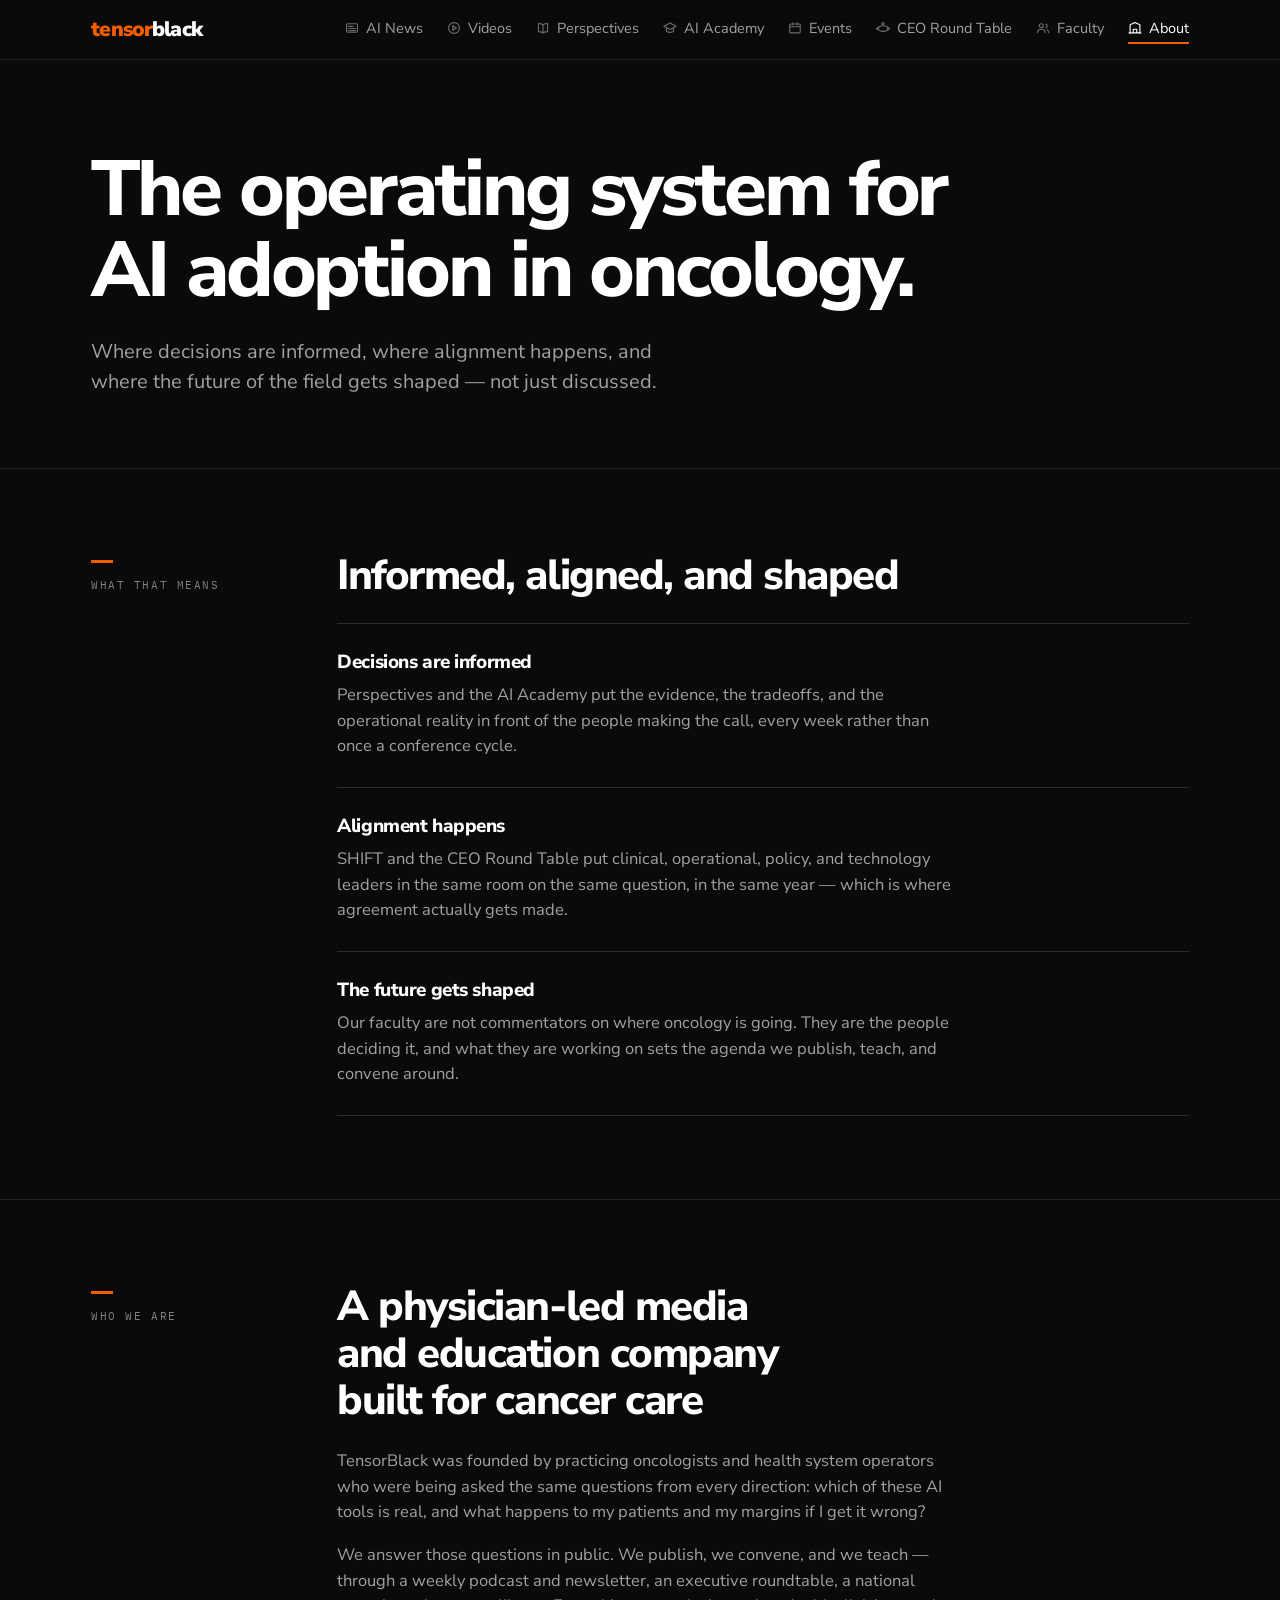
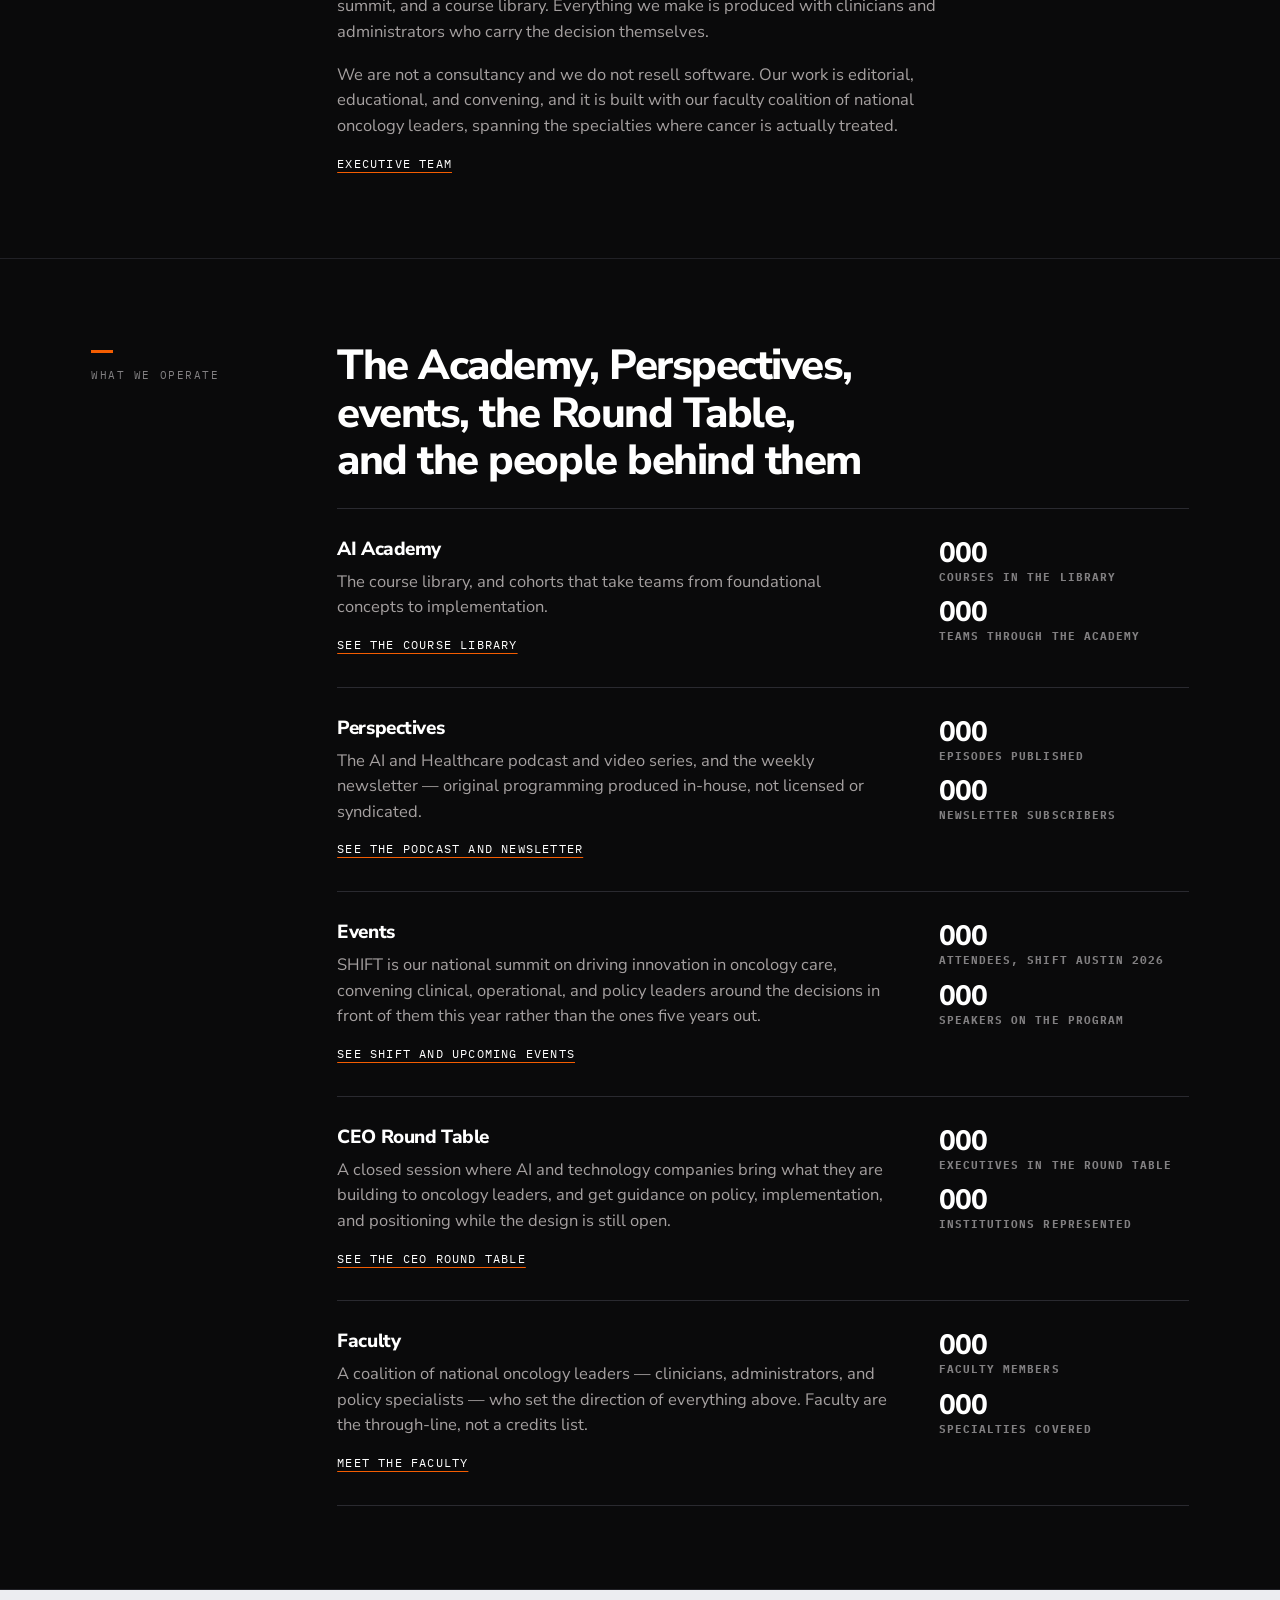
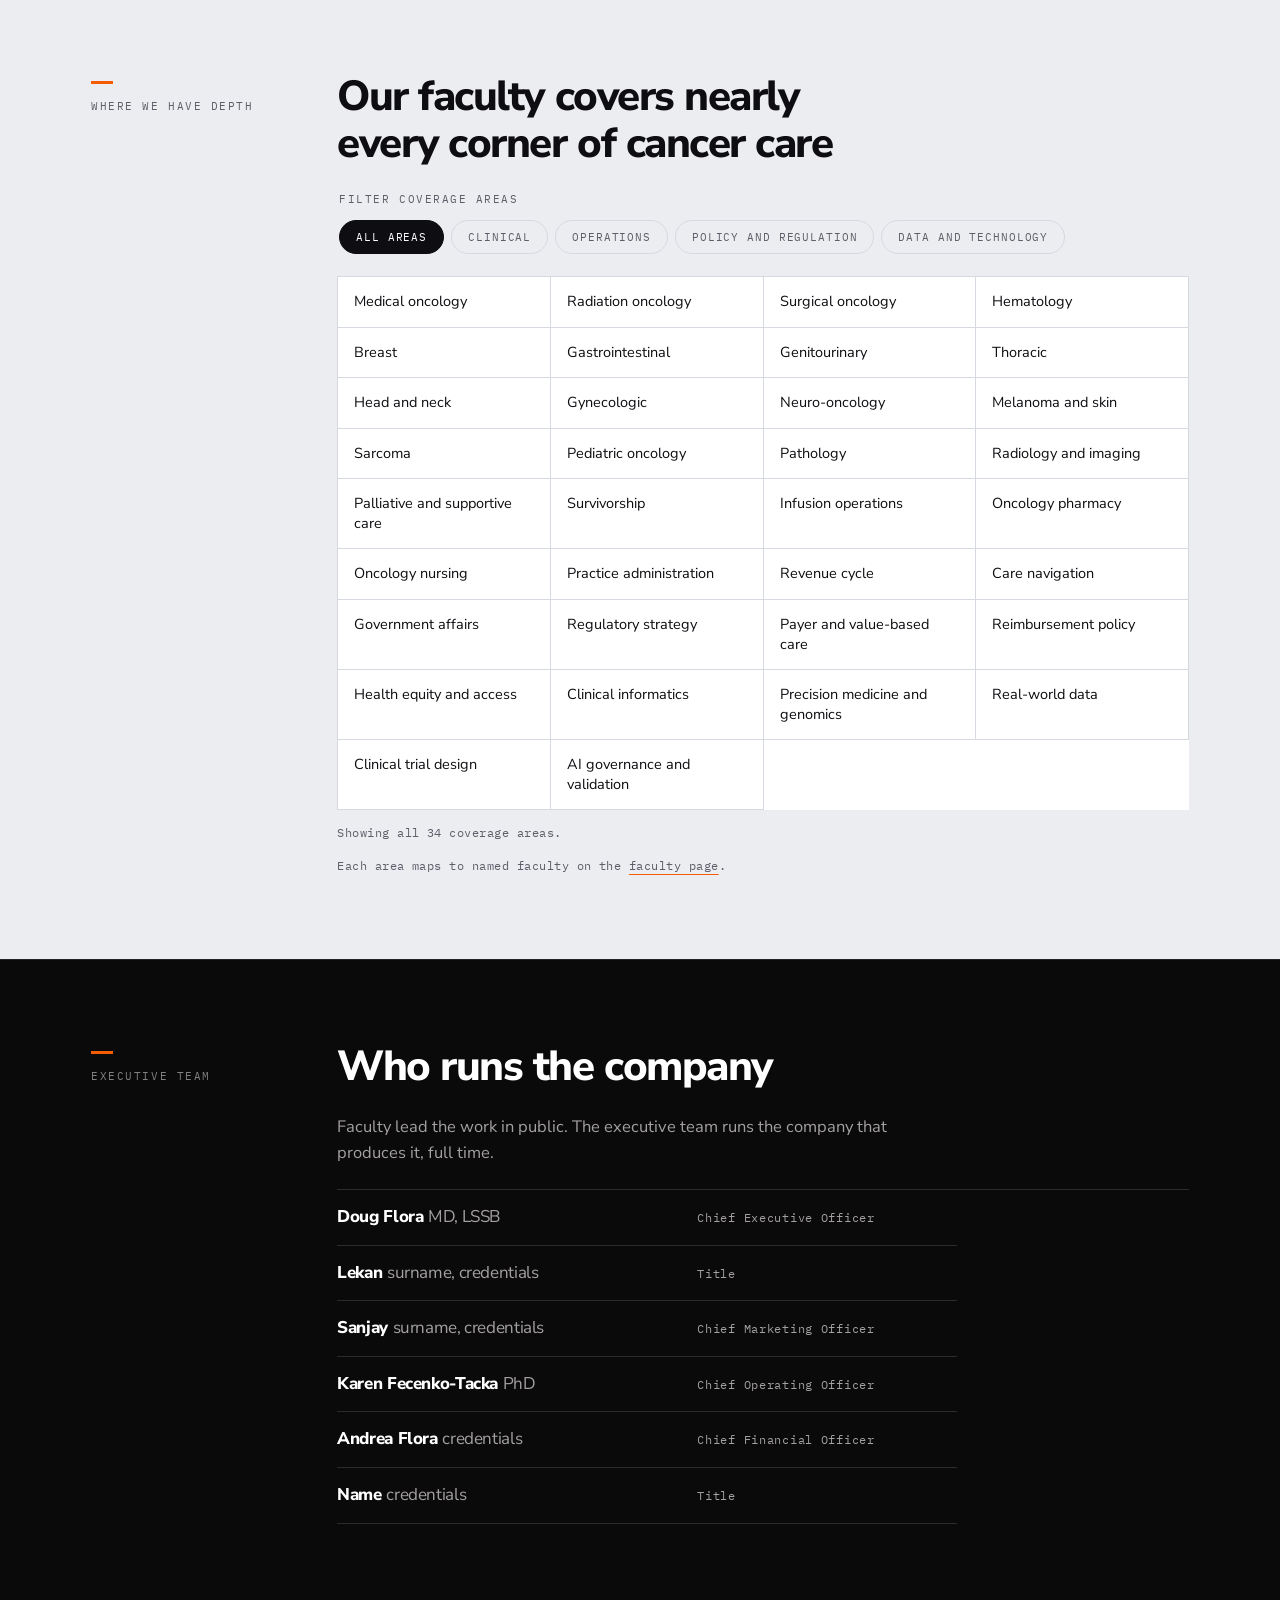
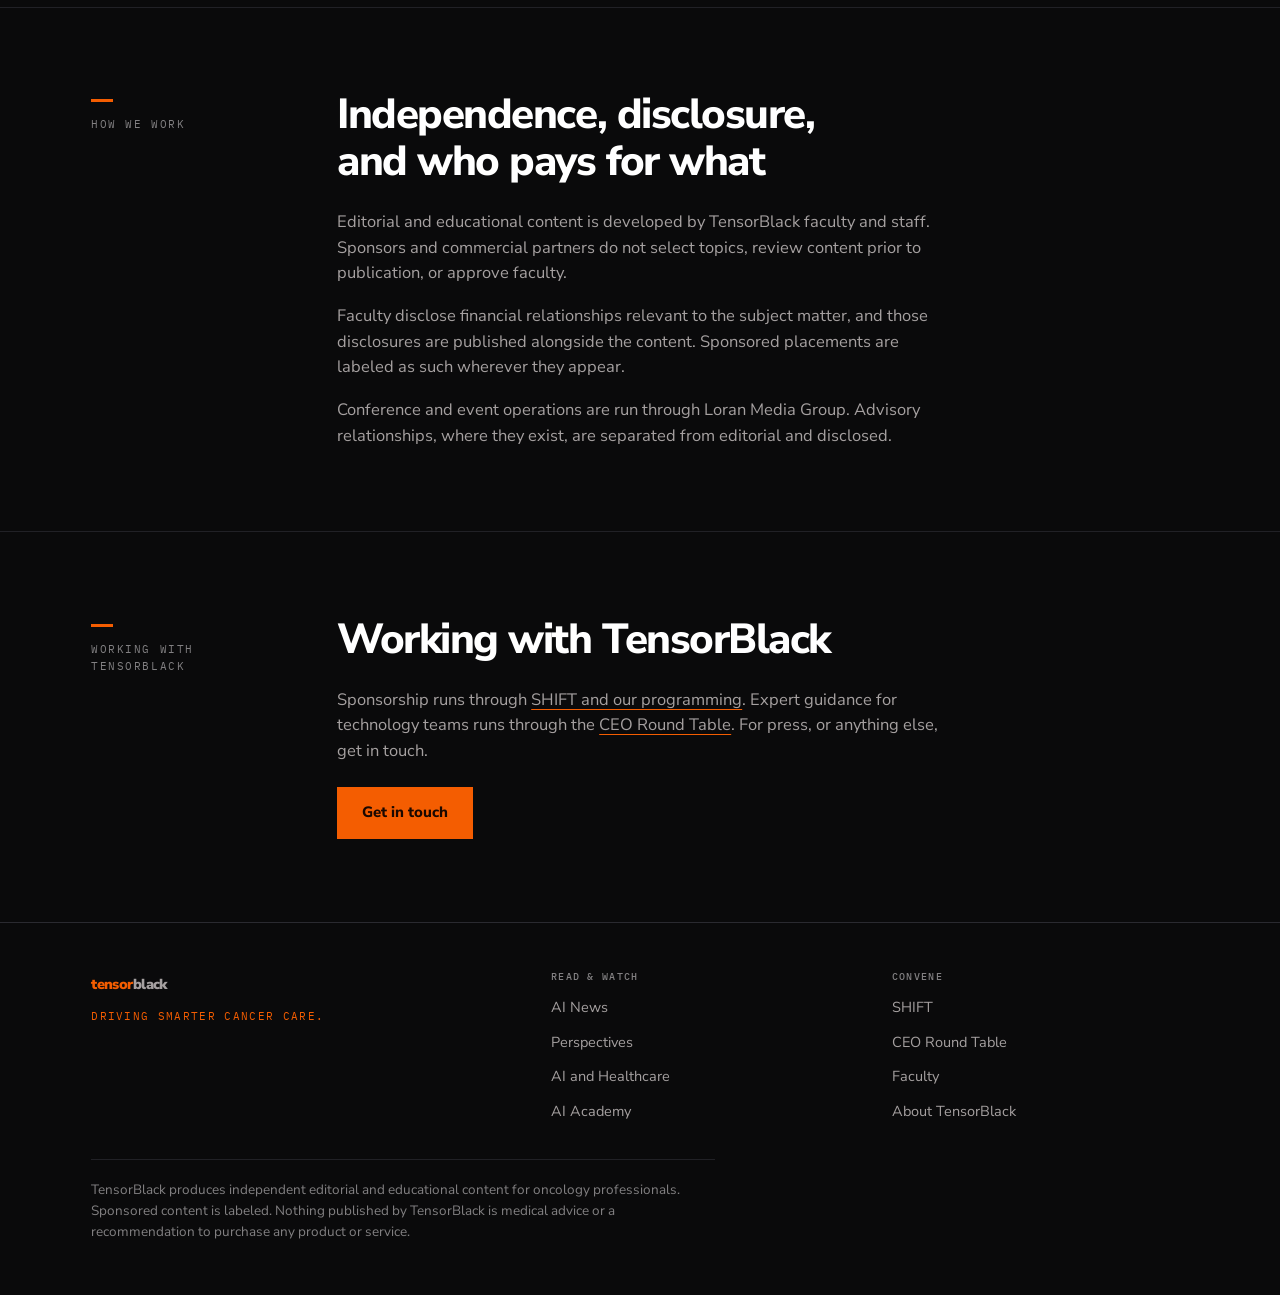
<file: index.html>
<!doctype html>
<html lang="en">
<head>
<meta charset="utf-8">
<meta name="viewport" content="width=device-width, initial-scale=1">
<title>Company — TensorBlack</title>
<meta name="description" content="The operating system for AI adoption in oncology: where decisions are informed, where alignment happens, and where the future of the field gets shaped, not just discussed.">
<meta name="theme-color" content="#0A0A0B">
<meta property="og:title" content="Company — TensorBlack">
<meta property="og:description" content="Where decisions are informed, where alignment happens, and where the future of the field gets shaped.">
<meta property="og:type" content="website">
<link rel="icon" href="data:image/svg+xml,<svg xmlns='http://www.w3.org/2000/svg' viewBox='0 0 32 32'><rect width='32' height='32' fill='%23000'/><rect x='6' y='14' width='20' height='4' fill='%23E8A317'/></svg>">
<link rel="preconnect" href="https://fonts.googleapis.com">
<link rel="preconnect" href="https://fonts.gstatic.com" crossorigin>
<link rel="stylesheet" href="https://fonts.googleapis.com/css2?family=Nunito+Sans:ital,opsz,wght@0,6..12,300;0,6..12,400;0,6..12,600;0,6..12,800;0,6..12,900&family=IBM+Plex+Mono:wght@400;500&display=swap">
<link rel="stylesheet" href="styles.css">
</head>
<body>

<a class="skip-link" href="#main">Skip to content</a>

<header class="masthead">
  <div class="wrap masthead-inner">
    <a class="wordmark" href="/"><i>tensor</i>black</a>
    <nav aria-label="Primary">
      <ul class="nav">
        <li><a href="/news"><svg viewBox="0 0 16 16" aria-hidden="true"><rect x="1.8" y="3.2" width="12.4" height="9.6" rx="1.2"/><path d="M4.2 6.2h5M4.2 8.6h7.6M4.2 11h7.6"/></svg>AI News</a></li>
        <li><a href="/videos"><svg viewBox="0 0 16 16" aria-hidden="true"><circle cx="8" cy="8" r="6.2"/><path d="M6.6 5.4l4.2 2.6-4.2 2.6z"/></svg>Videos</a></li>
        <li><a href="/perspectives"><svg viewBox="0 0 16 16" aria-hidden="true"><path d="M8 4.2c-1.4-1-3-1.4-5.2-1.4v9.4c2.2 0 3.8.4 5.2 1.4 1.4-1 3-1.4 5.2-1.4V2.8c-2.2 0-3.8.4-5.2 1.4z"/><path d="M8 4.2v9.4"/></svg>Perspectives</a></li>
        <li><a href="/academy"><svg viewBox="0 0 16 16" aria-hidden="true"><path d="M8 2.4L15 6l-7 3.6L1 6z"/><path d="M4 7.8v3.4c0 1 1.8 1.8 4 1.8s4-.8 4-1.8V7.8"/></svg>AI Academy</a></li>
        <li><a href="/events"><svg viewBox="0 0 16 16" aria-hidden="true"><rect x="2" y="3.4" width="12" height="10.2" rx="1.2"/><path d="M2 6.6h12M5.4 2v2.6M10.6 2v2.6"/></svg>Events</a></li>
        <li><a href="/ceo-round-table"><svg viewBox="0 0 16 16" aria-hidden="true"><ellipse cx="8" cy="8.6" rx="5.6" ry="3.2"/><circle cx="8" cy="2.9" r="1.2"/><circle cx="14" cy="8.6" r="1.2"/><circle cx="2" cy="8.6" r="1.2"/></svg>CEO Round Table</a></li>
        <li><a href="/faculty"><svg viewBox="0 0 16 16" aria-hidden="true"><circle cx="6" cy="5.4" r="2.3"/><path d="M1.6 13.4c0-2.6 2-4 4.4-4s4.4 1.4 4.4 4"/><path d="M11.2 3.6a2.2 2.2 0 0 1 0 4.2M12.4 9.9c1.3.5 2.2 1.6 2.2 3.5"/></svg>Faculty</a></li>
        <li><a href="/company" aria-current="page"><svg viewBox="0 0 16 16" aria-hidden="true"><path d="M2.4 13.6V4.2L8 1.8l5.6 2.4v9.4"/><path d="M1.2 13.6h13.6M6 13.6V9.4h4v4.2"/></svg>About</a></li>
      </ul>
    </nav>
  </div>
</header>

<main id="main">

  <!-- 1 — Hero ------------------------------------------------------------ -->
  <section class="band">
    <div class="wrap hero-inner">
      <h1>The operating system for AI adoption in oncology.</h1>
      <p class="standfirst">
        Where decisions are informed, where alignment happens, and where the
        future of the field gets shaped — not just discussed.
      </p>
    </div>
  </section>

  <!-- 2 — What that means --------------------------------------------------- -->
  <section class="band" id="what-that-means" aria-labelledby="means-h">
    <div class="wrap band-inner">
      <p class="rail">What that means</p>
      <div class="col">
        <h2 class="h-section" id="means-h">Informed, aligned, and shaped</h2>

        <div class="topics">
          <div>
            <h3>Decisions are informed</h3>
            <p>
              Perspectives and the AI Academy put the evidence, the tradeoffs,
              and the operational reality in front of the people making the
              call, every week rather than once a conference cycle.
            </p>
          </div>
          <div>
            <h3>Alignment happens</h3>
            <p>
              SHIFT and the CEO Round Table put clinical, operational, policy,
              and technology leaders in the same room on the same question, in
              the same year — which is where agreement actually gets made.
            </p>
          </div>
          <div>
            <h3>The future gets shaped</h3>
            <p>
              Our faculty are not commentators on where oncology is going. They
              are the people deciding it, and what they are working on sets the
              agenda we publish, teach, and convene around.
            </p>
          </div>
        </div>
      </div>
    </div>
  </section>

  <!-- 3 — Who we are ------------------------------------------------------ -->
  <section class="band" id="who-we-are" aria-labelledby="who-h">
    <div class="wrap band-inner">
      <p class="rail">Who we are</p>
      <div class="col prose">
        <h2 class="h-section" id="who-h">
          A physician-led media and education company built for cancer care
        </h2>
        <p>
          TensorBlack was founded by practicing oncologists and health system
          operators who were being asked the same questions from every
          direction: which of these AI tools is real, and what happens to my
          patients and my margins if I get it wrong?
        </p>
        <p>
          We answer those questions in public. We publish, we convene, and we
          teach — through a weekly podcast and newsletter, an executive
          roundtable, a national summit, and a course library. Everything we
          make is produced with clinicians and administrators who carry the
          decision themselves.
        </p>
        <p>
          We are not a consultancy and we do not resell software. Our work is
          editorial, educational, and convening, and it is built with our faculty
          coalition of national oncology leaders, spanning the specialties
          where cancer is actually treated.
        </p>
        <a class="link block-link" href="#executive-team">Executive team</a>
      </div>
    </div>
  </section>

  <!-- 4 — What we operate ------------------------------------------------- -->
  <section class="band" id="what-we-operate" aria-labelledby="operate-h">
    <div class="wrap band-inner">
      <p class="rail">What we operate</p>
      <div class="col">
        <h2 class="h-section" id="operate-h">
          The Academy, Perspectives, events, the Round Table, and the people behind them
        </h2>

        <div class="blocks">

          <article class="block">
            <div>
              <h3>AI Academy</h3>
              <p>
                The course library, and cohorts that take teams from
                foundational concepts to implementation.
              </p>
              <a class="link block-link" href="/academy">See the course library</a>
            </div>
            <div class="figures">
              <div>000<span>Courses in the library</span></div>
              <div>000<span>Teams through the Academy</span></div>
            </div>
          </article>

          <article class="block">
            <div>
              <h3>Perspectives</h3>
              <p>
                The AI and Healthcare podcast and video series, and the weekly
                newsletter — original programming produced in-house, not
                licensed or syndicated.
              </p>
              <a class="link block-link" href="/perspectives">See the podcast and newsletter</a>
            </div>
            <div class="figures">
              <div>000<span>Episodes published</span></div>
              <div>000<span>Newsletter subscribers</span></div>
            </div>
          </article>

          <article class="block">
            <div>
              <h3>Events</h3>
              <p>
                SHIFT is our national summit on driving innovation in oncology
                care, convening clinical, operational, and policy leaders
                around the decisions in front of them this year rather than the
                ones five years out.
              </p>
              <a class="link block-link" href="/events">See SHIFT and upcoming events</a>
            </div>
            <div class="figures">
              <div>000<span>Attendees, SHIFT Austin 2026</span></div>
              <div>000<span>Speakers on the program</span></div>
            </div>
          </article>

          <article class="block">
            <div>
              <h3>CEO Round Table</h3>
              <p>
                A closed session where AI and technology companies bring what
                they are building to oncology leaders, and get guidance on
                policy, implementation, and positioning while the design is
                still open.
              </p>
              <a class="link block-link" href="/ceo-round-table">See the CEO Round Table</a>
            </div>
            <div class="figures">
              <div>000<span>Executives in the Round Table</span></div>
              <div>000<span>Institutions represented</span></div>
            </div>
          </article>

          <article class="block">
            <div>
              <h3>Faculty</h3>
              <p>
                A coalition of national oncology leaders — clinicians,
                administrators, and policy specialists — who set the direction
                of everything above. Faculty are the through-line, not a
                credits list.
              </p>
              <a class="link block-link" href="/faculty">Meet the faculty</a>
            </div>
            <div class="figures">
              <div>000<span>Faculty members</span></div>
              <div>000<span>Specialties covered</span></div>
            </div>
          </article>

        </div>
      </div>
    </div>
  </section>

  <!-- 5 — Where we have depth --------------------------------------------- -->
  <section class="band band-field" id="where-we-have-depth" aria-labelledby="depth-h">
    <div class="wrap band-inner">
      <p class="rail">Where we have depth</p>
      <div class="col">
        <h2 class="h-section" id="depth-h">
          Our faculty covers nearly every corner of cancer care
        </h2>

        <fieldset class="filters" id="filters">
          <legend>Filter coverage areas</legend>
          <button class="filter" type="button" data-filter="all" aria-pressed="true">All areas</button>
          <button class="filter" type="button" data-filter="clinical" aria-pressed="false">Clinical</button>
          <button class="filter" type="button" data-filter="operations" aria-pressed="false">Operations</button>
          <button class="filter" type="button" data-filter="policy" aria-pressed="false">Policy and regulation</button>
          <button class="filter" type="button" data-filter="data" aria-pressed="false">Data and technology</button>
        </fieldset>

        <div class="board" id="board">
          <div class="area" data-group="clinical">Medical oncology</div>
          <div class="area" data-group="clinical">Radiation oncology</div>
          <div class="area" data-group="clinical">Surgical oncology</div>
          <div class="area" data-group="clinical">Hematology</div>
          <div class="area" data-group="clinical">Breast</div>
          <div class="area" data-group="clinical">Gastrointestinal</div>
          <div class="area" data-group="clinical">Genitourinary</div>
          <div class="area" data-group="clinical">Thoracic</div>
          <div class="area" data-group="clinical">Head and neck</div>
          <div class="area" data-group="clinical">Gynecologic</div>
          <div class="area" data-group="clinical">Neuro-oncology</div>
          <div class="area" data-group="clinical">Melanoma and skin</div>
          <div class="area" data-group="clinical">Sarcoma</div>
          <div class="area" data-group="clinical">Pediatric oncology</div>
          <div class="area" data-group="clinical">Pathology</div>
          <div class="area" data-group="clinical">Radiology and imaging</div>
          <div class="area" data-group="clinical">Palliative and supportive care</div>
          <div class="area" data-group="clinical">Survivorship</div>

          <div class="area" data-group="operations">Infusion operations</div>
          <div class="area" data-group="operations">Oncology pharmacy</div>
          <div class="area" data-group="operations">Oncology nursing</div>
          <div class="area" data-group="operations">Practice administration</div>
          <div class="area" data-group="operations">Revenue cycle</div>
          <div class="area" data-group="operations">Care navigation</div>

          <div class="area" data-group="policy">Government affairs</div>
          <div class="area" data-group="policy">Regulatory strategy</div>
          <div class="area" data-group="policy">Payer and value-based care</div>
          <div class="area" data-group="policy">Reimbursement policy</div>
          <div class="area" data-group="policy">Health equity and access</div>

          <div class="area" data-group="data">Clinical informatics</div>
          <div class="area" data-group="data">Precision medicine and genomics</div>
          <div class="area" data-group="data">Real-world data</div>
          <div class="area" data-group="data">Clinical trial design</div>
          <div class="area" data-group="data">AI governance and validation</div>
        </div>

        <p class="board-status" id="board-status" role="status" aria-live="polite"></p>
        <p class="board-note">Each area maps to named faculty on the <a class="link" href="/faculty">faculty page</a>.</p>
      </div>
    </div>
  </section>

  <!-- 6 — Executive team --------------------------------------------------- -->
  <section class="band" id="executive-team" aria-labelledby="exec-h">
    <div class="wrap band-inner">
      <p class="rail">Executive team</p>
      <div class="col">
        <h2 class="h-section" id="exec-h">Who runs the company</h2>
        <p>
          Faculty lead the work in public. The executive team runs the company
          that produces it, full time.
        </p>

        <!--
          Names only, no portraits. The advisor note that this page read like
          a team page is what the redesign fixed, so this section stays a
          reference list rather than a roster of faces.

          Surnames, credentials and titles marked below are placeholders.
          Format follows "Doug Flora MD, LSSB".
        -->
        <ul class="execs">
          <li>
            <h3>Doug Flora <span class="cred">MD, LSSB</span></h3>
            <p class="role">Chief Executive Officer</p>
          </li>
          <li>
            <h3>Lekan <span class="cred">surname, credentials</span></h3>
            <p class="role">Title</p>
          </li>
          <li>
            <h3>Sanjay <span class="cred">surname, credentials</span></h3>
            <p class="role">Chief Marketing Officer</p>
          </li>
          <li>
            <h3>Karen Fecenko-Tacka <span class="cred">PhD</span></h3>
            <p class="role">Chief Operating Officer</p>
          </li>
          <li>
            <h3>Andrea Flora <span class="cred">credentials</span></h3>
            <p class="role">Chief Financial Officer</p>
          </li>
          <li>
            <h3>Name <span class="cred">credentials</span></h3>
            <p class="role">Title</p>
          </li>
        </ul>
      </div>
    </div>
  </section>

  <!-- 7 — How we work ------------------------------------------------------ -->
  <section class="band" id="how-we-work" aria-labelledby="how-h">
    <div class="wrap band-inner">
      <p class="rail">How we work</p>
      <div class="col prose">
        <h2 class="h-section" id="how-h">
          Independence, disclosure, and who pays for what
        </h2>
        <p>
          Editorial and educational content is developed by TensorBlack faculty
          and staff. Sponsors and commercial partners do not select topics,
          review content prior to publication, or approve faculty.
        </p>
        <p>
          Faculty disclose financial relationships relevant to the subject
          matter, and those disclosures are published alongside the content.
          Sponsored placements are labeled as such wherever they appear.
        </p>
        <p>
          Conference and event operations are run through Loran Media Group.
          Advisory relationships, where they exist, are separated from
          editorial and disclosed.
        </p>
      </div>
    </div>
  </section>

  <!-- 8 — Working with TensorBlack ----------------------------------------- -->
  <section class="band" id="working-with-tensorblack" aria-labelledby="work-h">
    <div class="wrap band-inner">
      <p class="rail">Working with TensorBlack</p>
      <div class="col prose">
        <h2 class="h-section" id="work-h">Working with TensorBlack</h2>
        <p>
          Sponsorship runs through <a class="link" href="/events">SHIFT and our
          programming</a>. Expert guidance for technology teams runs through the
          <a class="link" href="/ceo-round-table">CEO Round Table</a>. For press,
          or anything else, get in touch.
        </p>
        <a class="btn" href="/contact">Get in touch</a>
      </div>
    </div>
  </section>

</main>

<footer class="site-footer">
  <div class="wrap">
    <div class="footer-cols">
      <div>
        <a class="wordmark" href="/"><i>tensor</i>black</a>
        <p class="footer-tag">Driving smarter cancer care.</p>
      </div>

      <nav aria-labelledby="f-read">
        <h2 id="f-read">Read &amp; watch</h2>
        <ul>
          <li><a href="/news">AI News</a></li>
          <li><a href="/perspectives">Perspectives</a></li>
          <li><a href="/videos">AI and Healthcare</a></li>
          <li><a href="/academy">AI Academy</a></li>
        </ul>
      </nav>

      <nav aria-labelledby="f-convene">
        <h2 id="f-convene">Convene</h2>
        <ul>
          <li><a href="/events">SHIFT</a></li>
          <li><a href="/ceo-round-table">CEO Round Table</a></li>
          <li><a href="/faculty">Faculty</a></li>
          <li><a href="/company">About TensorBlack</a></li>
        </ul>
      </nav>
    </div>

    <p class="fine-print">
      TensorBlack produces independent editorial and educational content for
      oncology professionals. Sponsored content is labeled. Nothing published
      by TensorBlack is medical advice or a recommendation to purchase any
      product or service.
    </p>
  </div>
</footer>

<script src="main.js" defer></script>
</body>
</html>
</file>
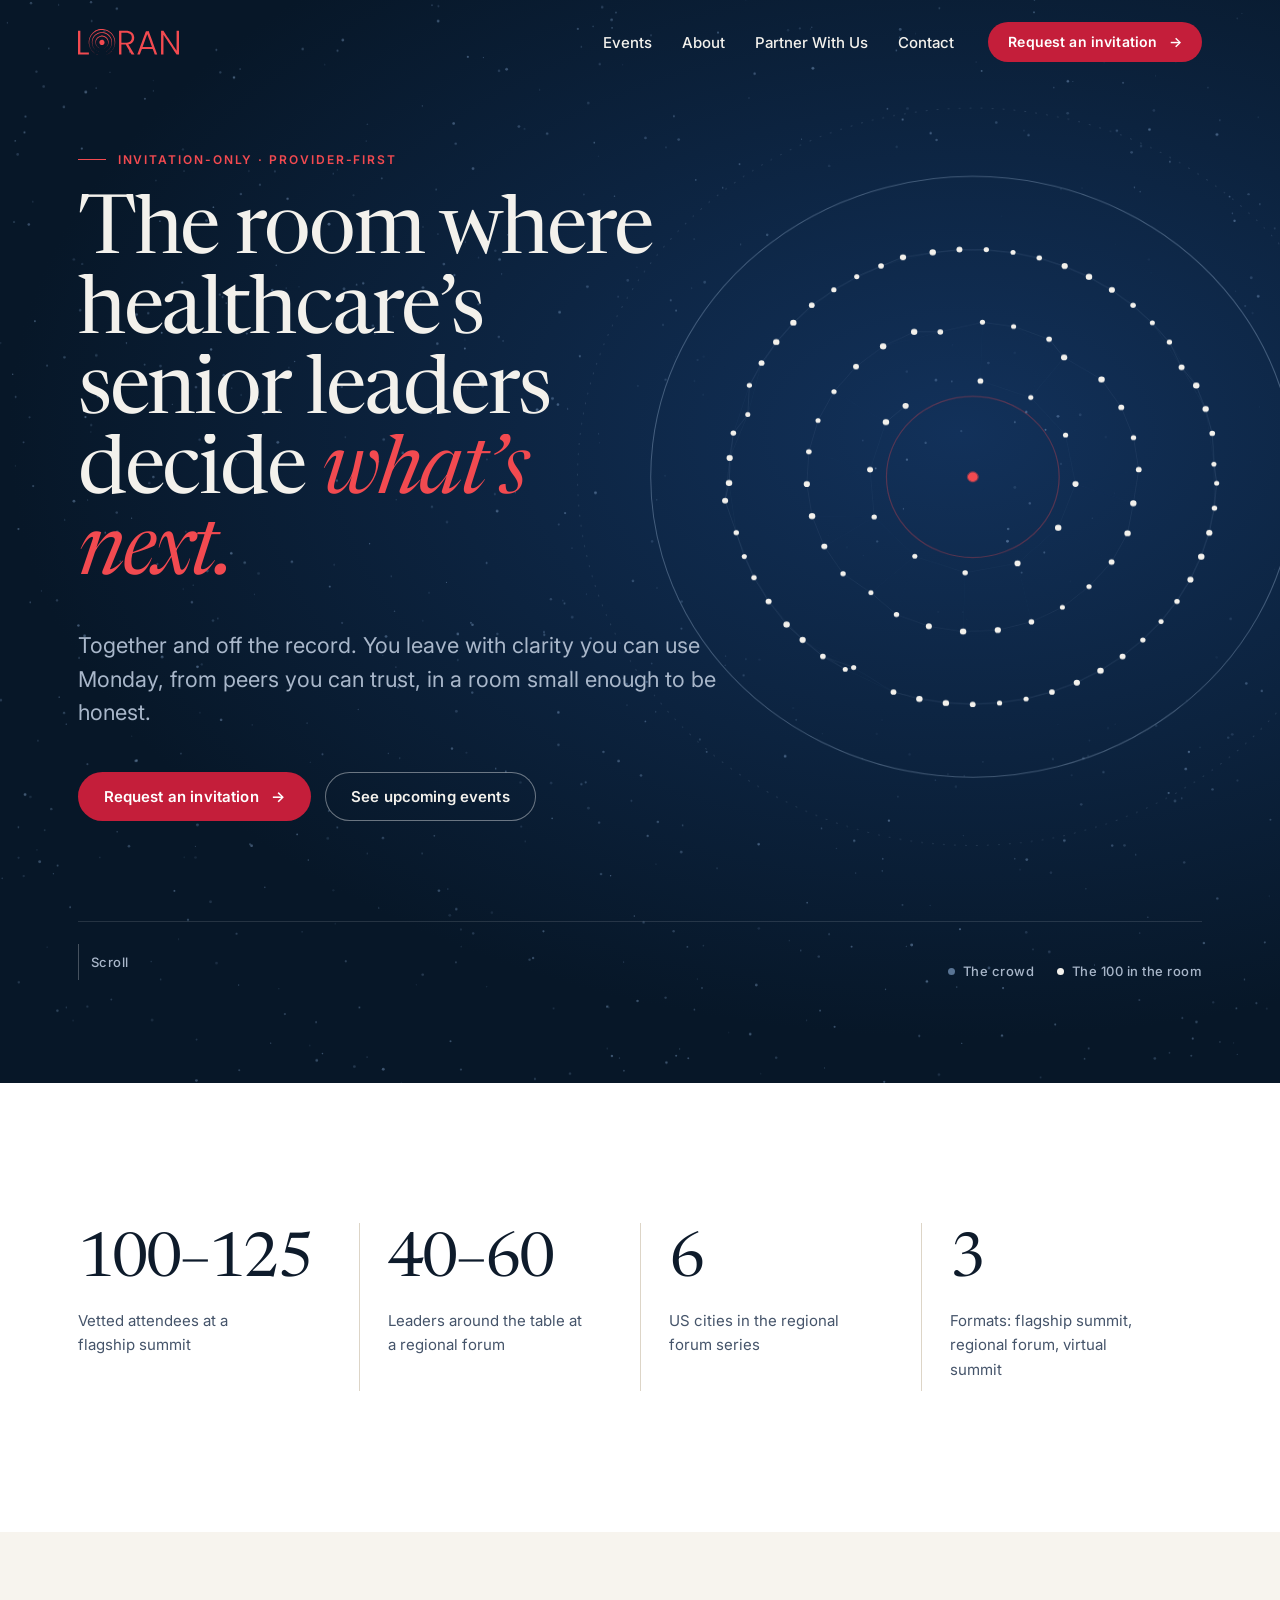
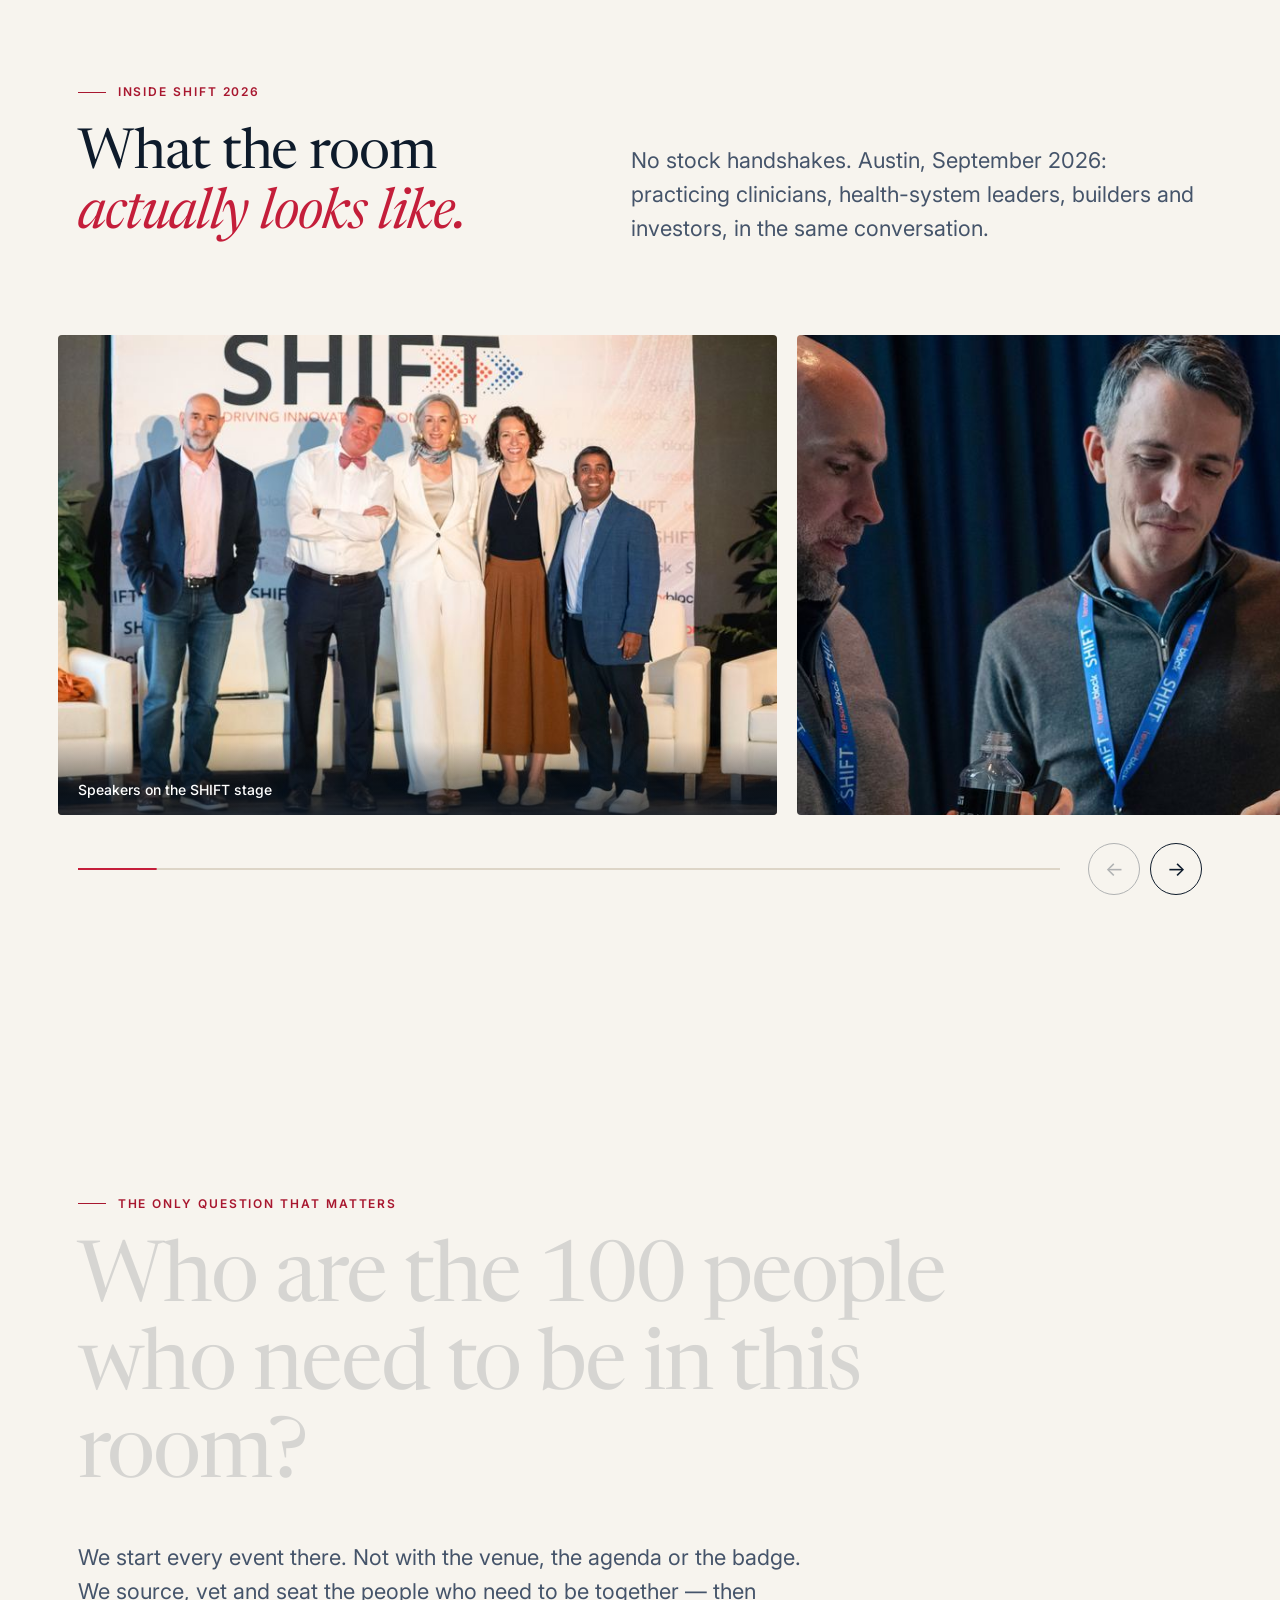
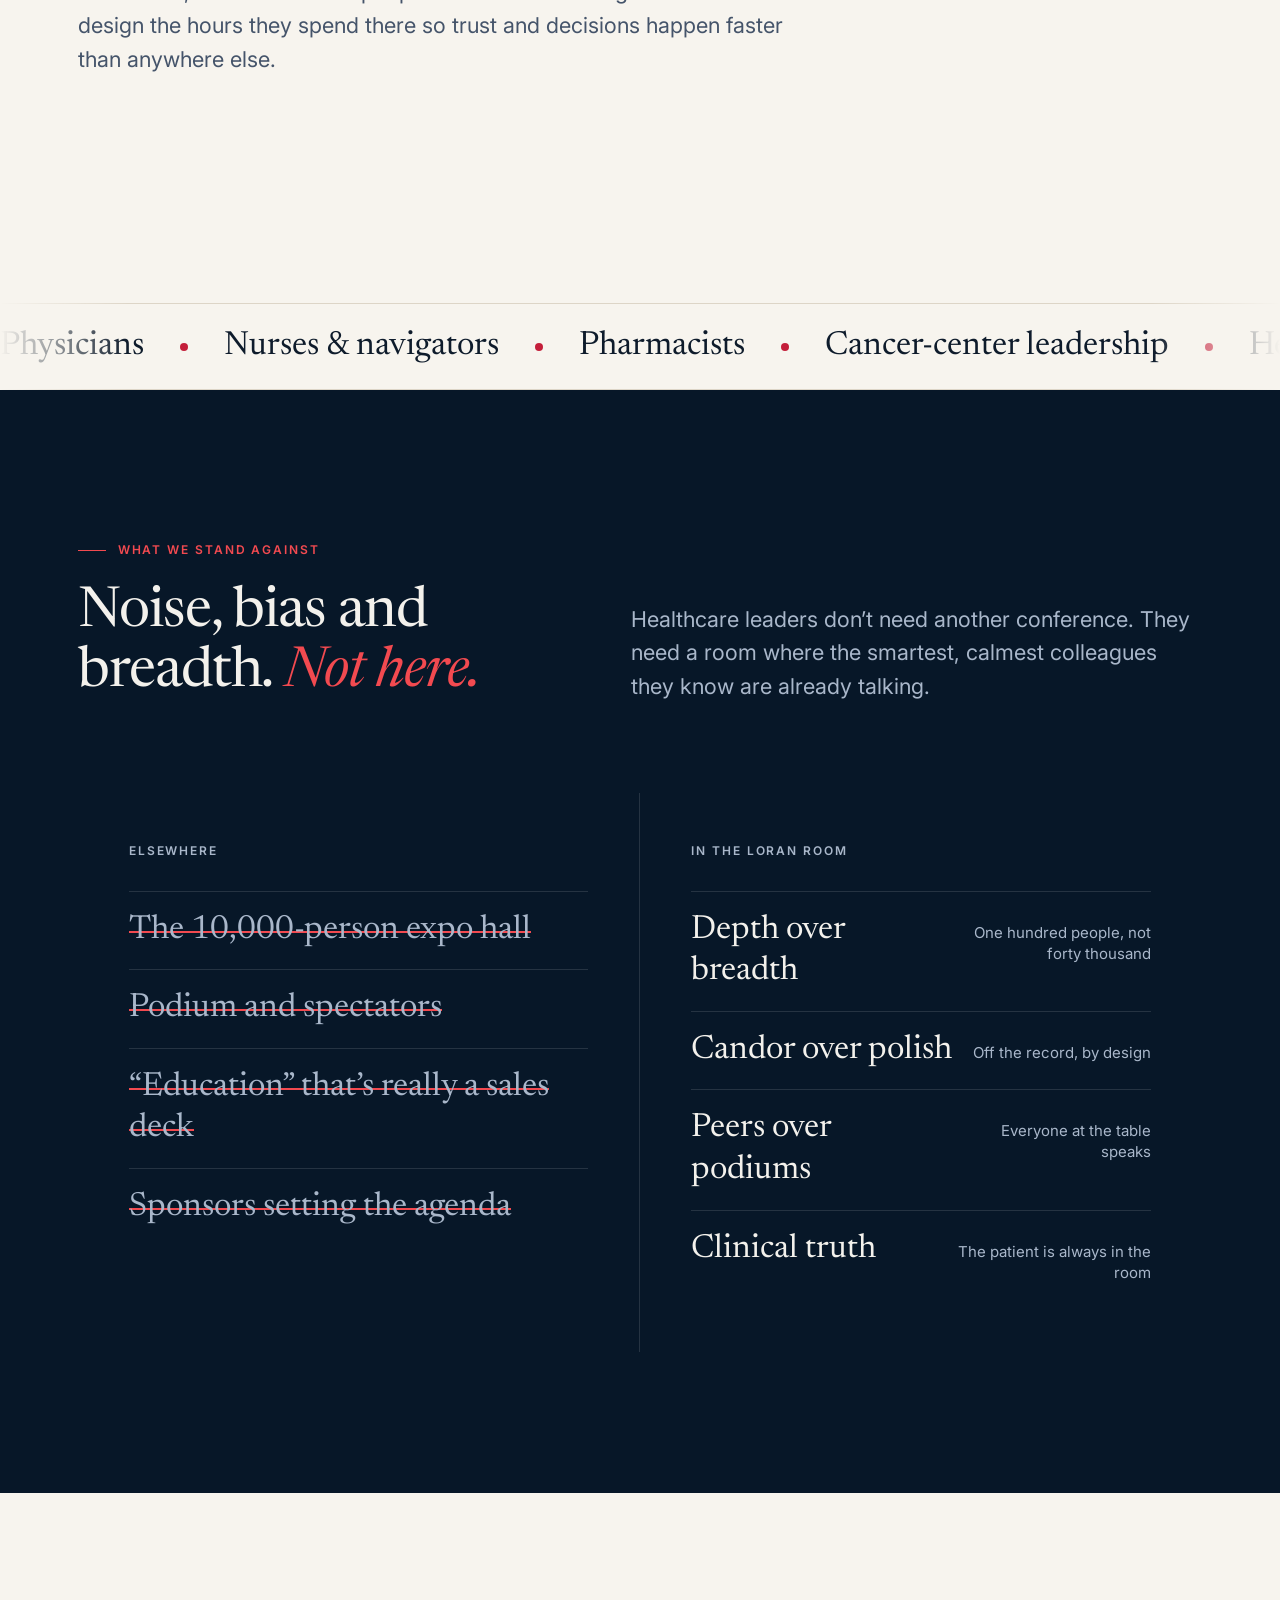
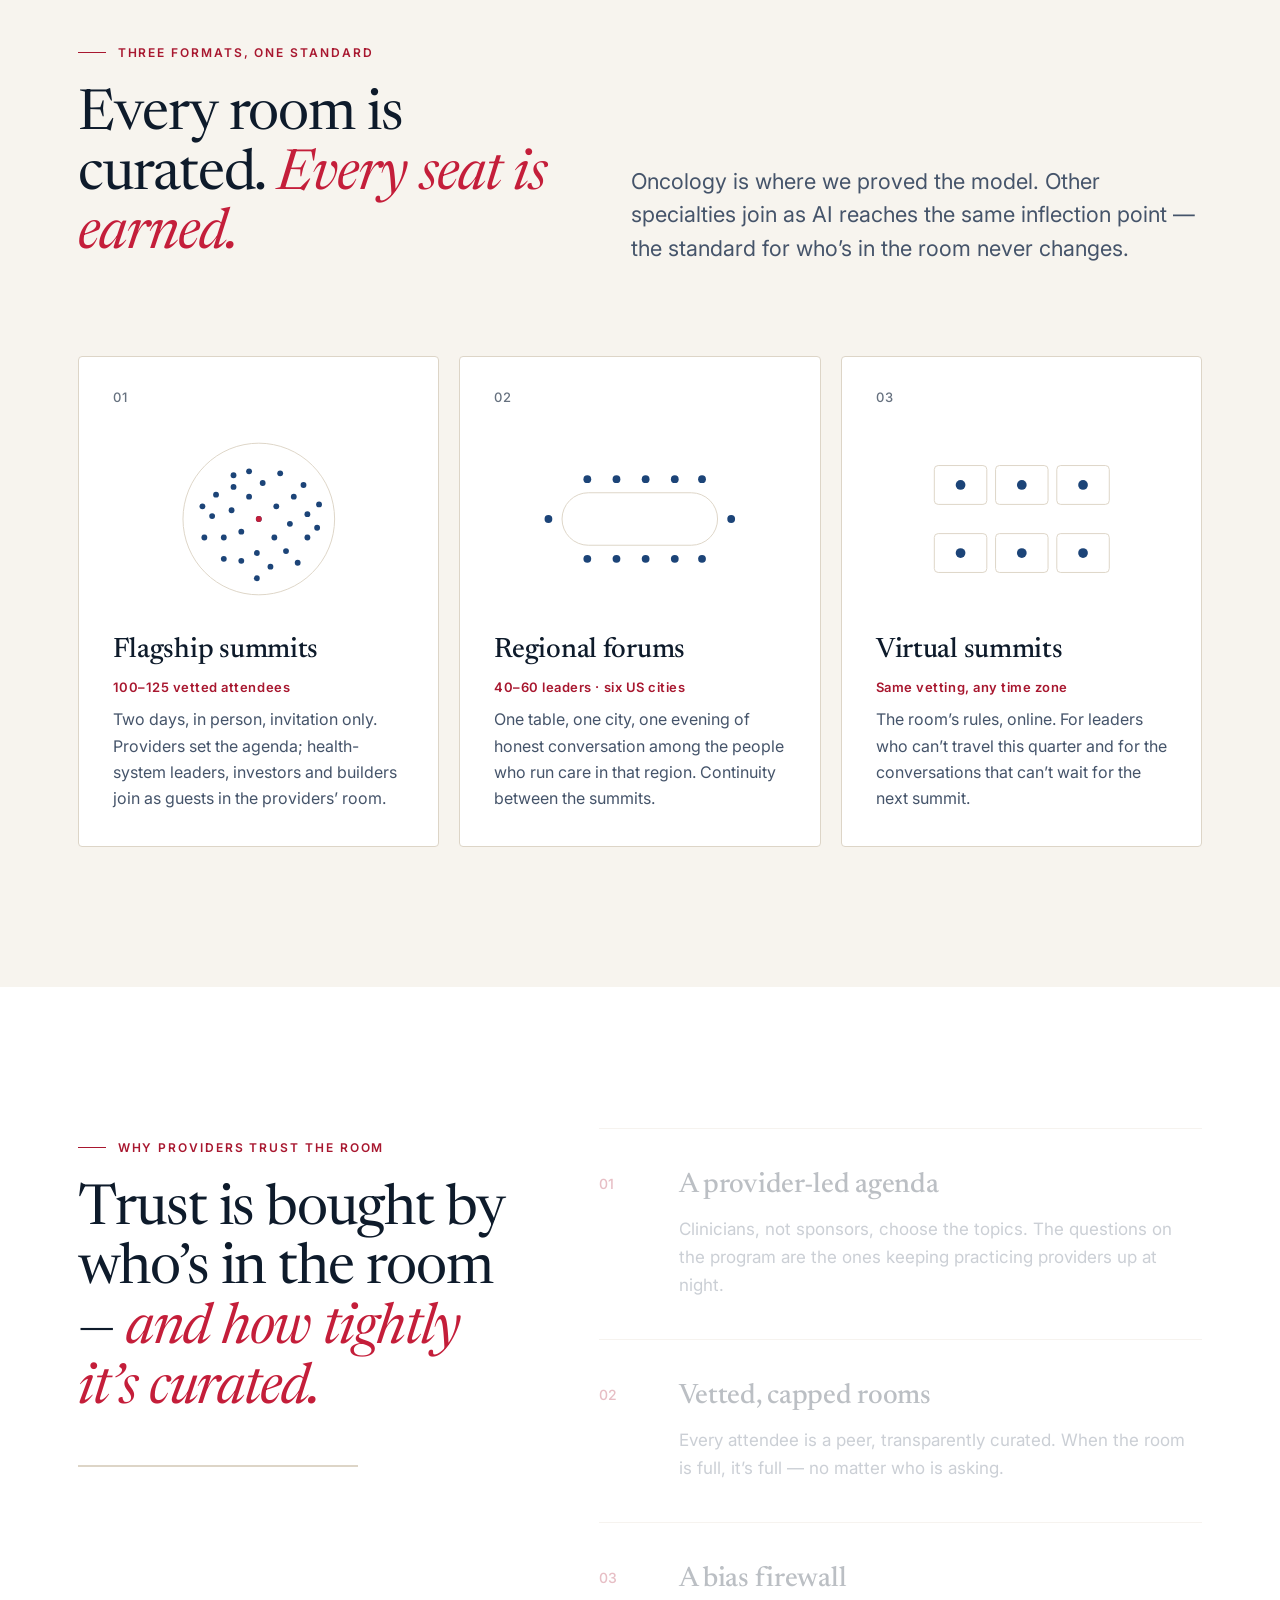
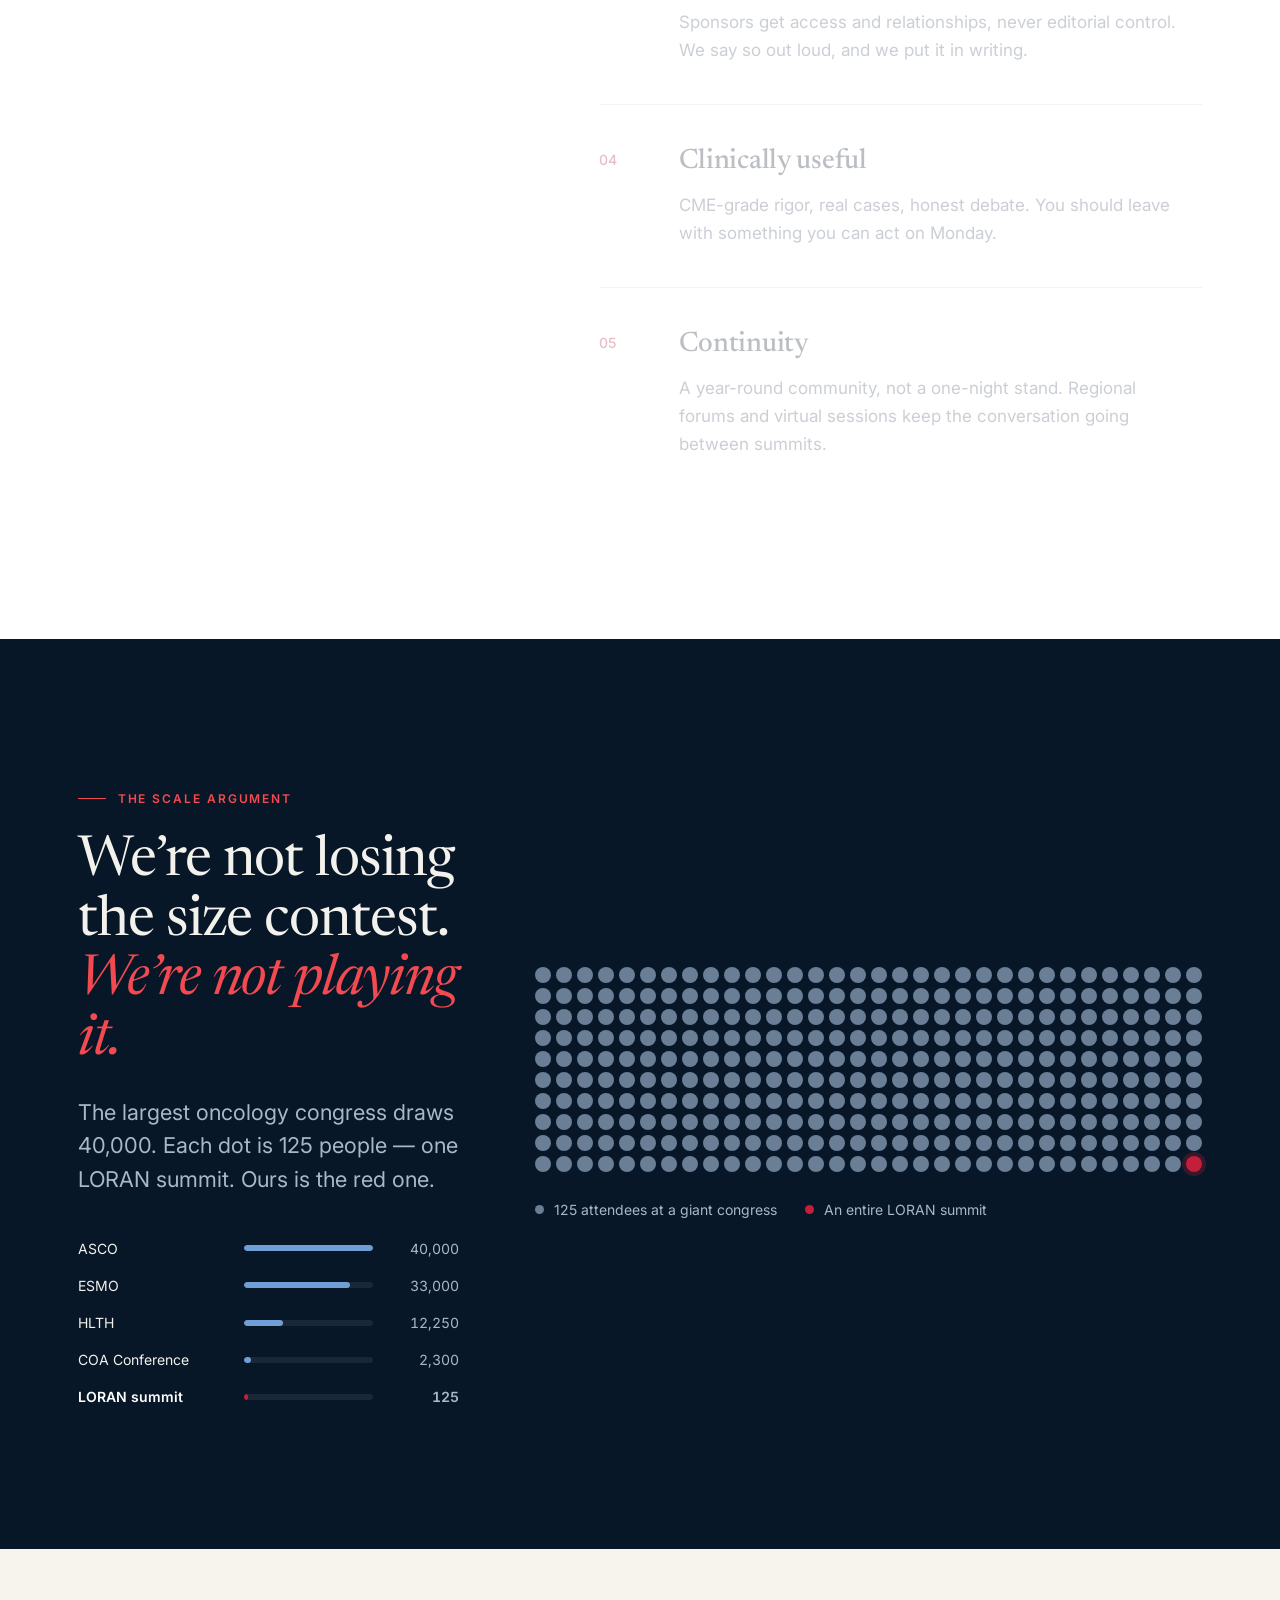
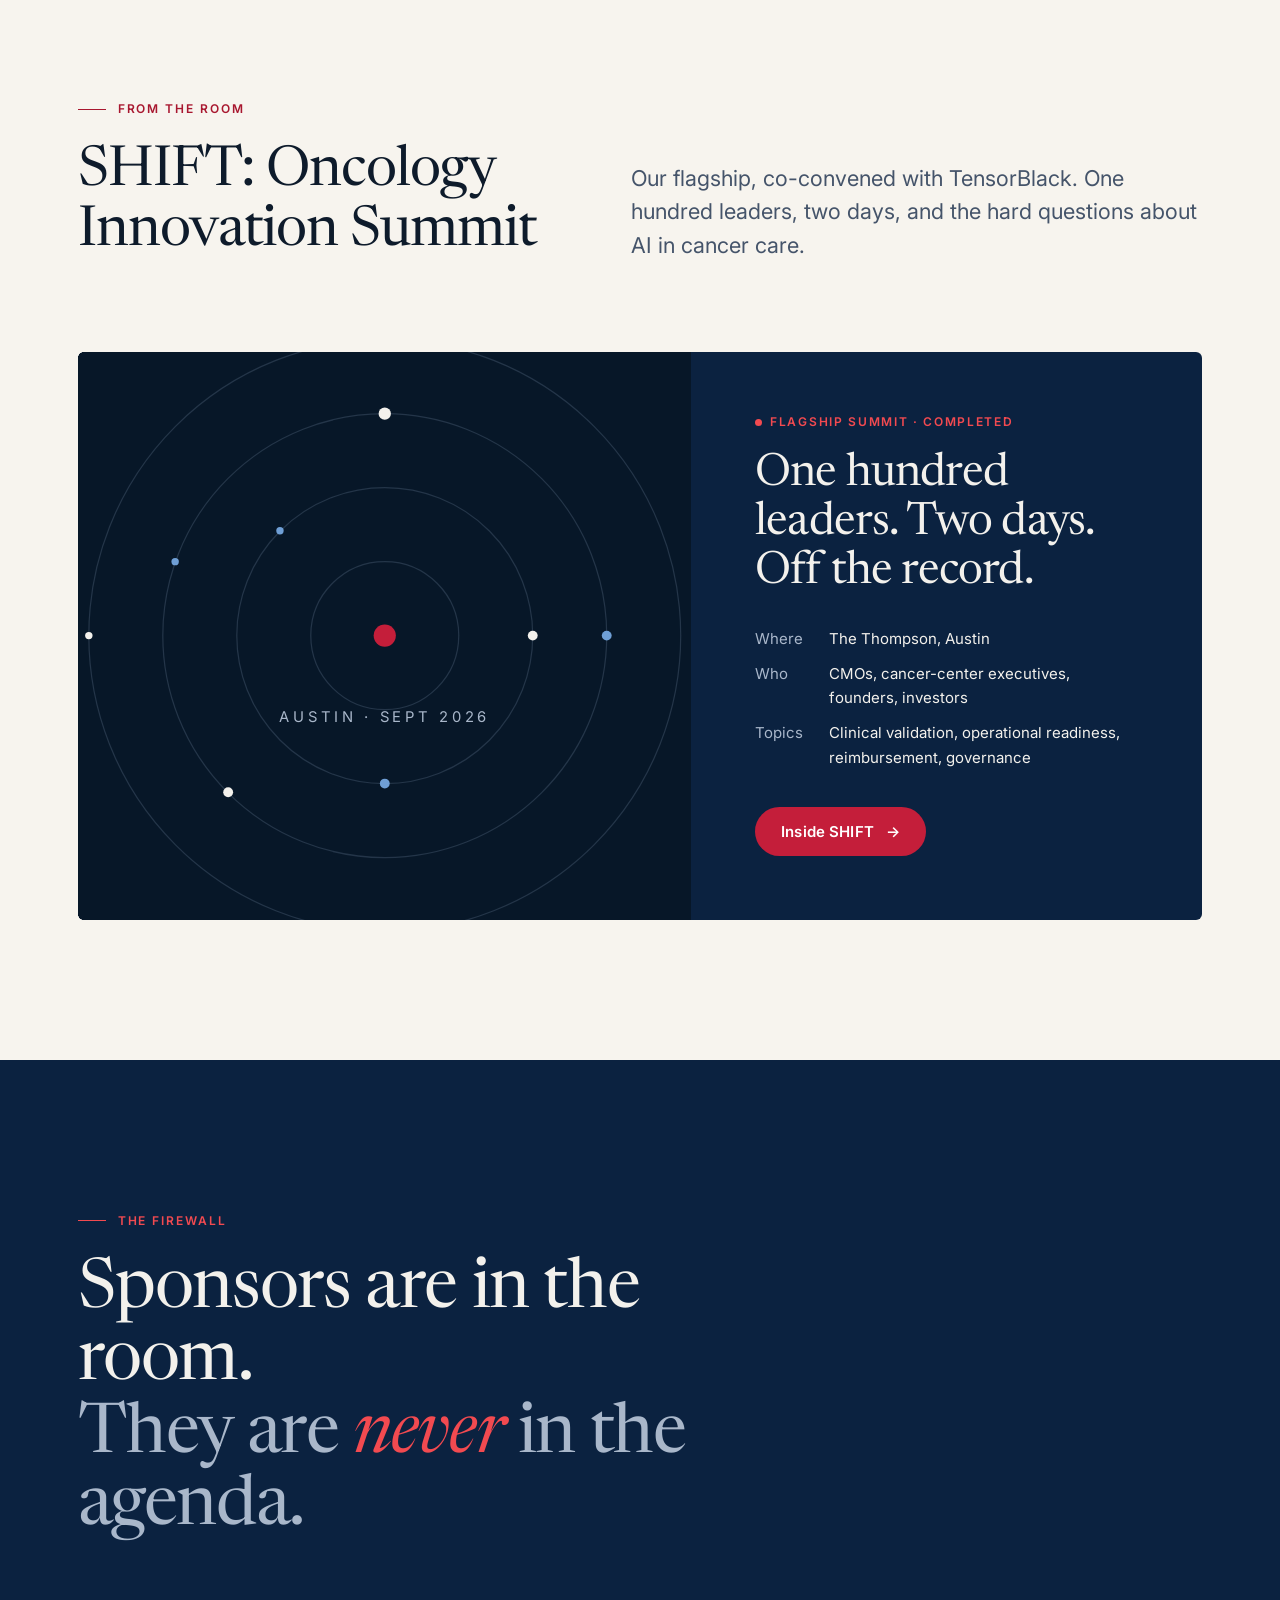
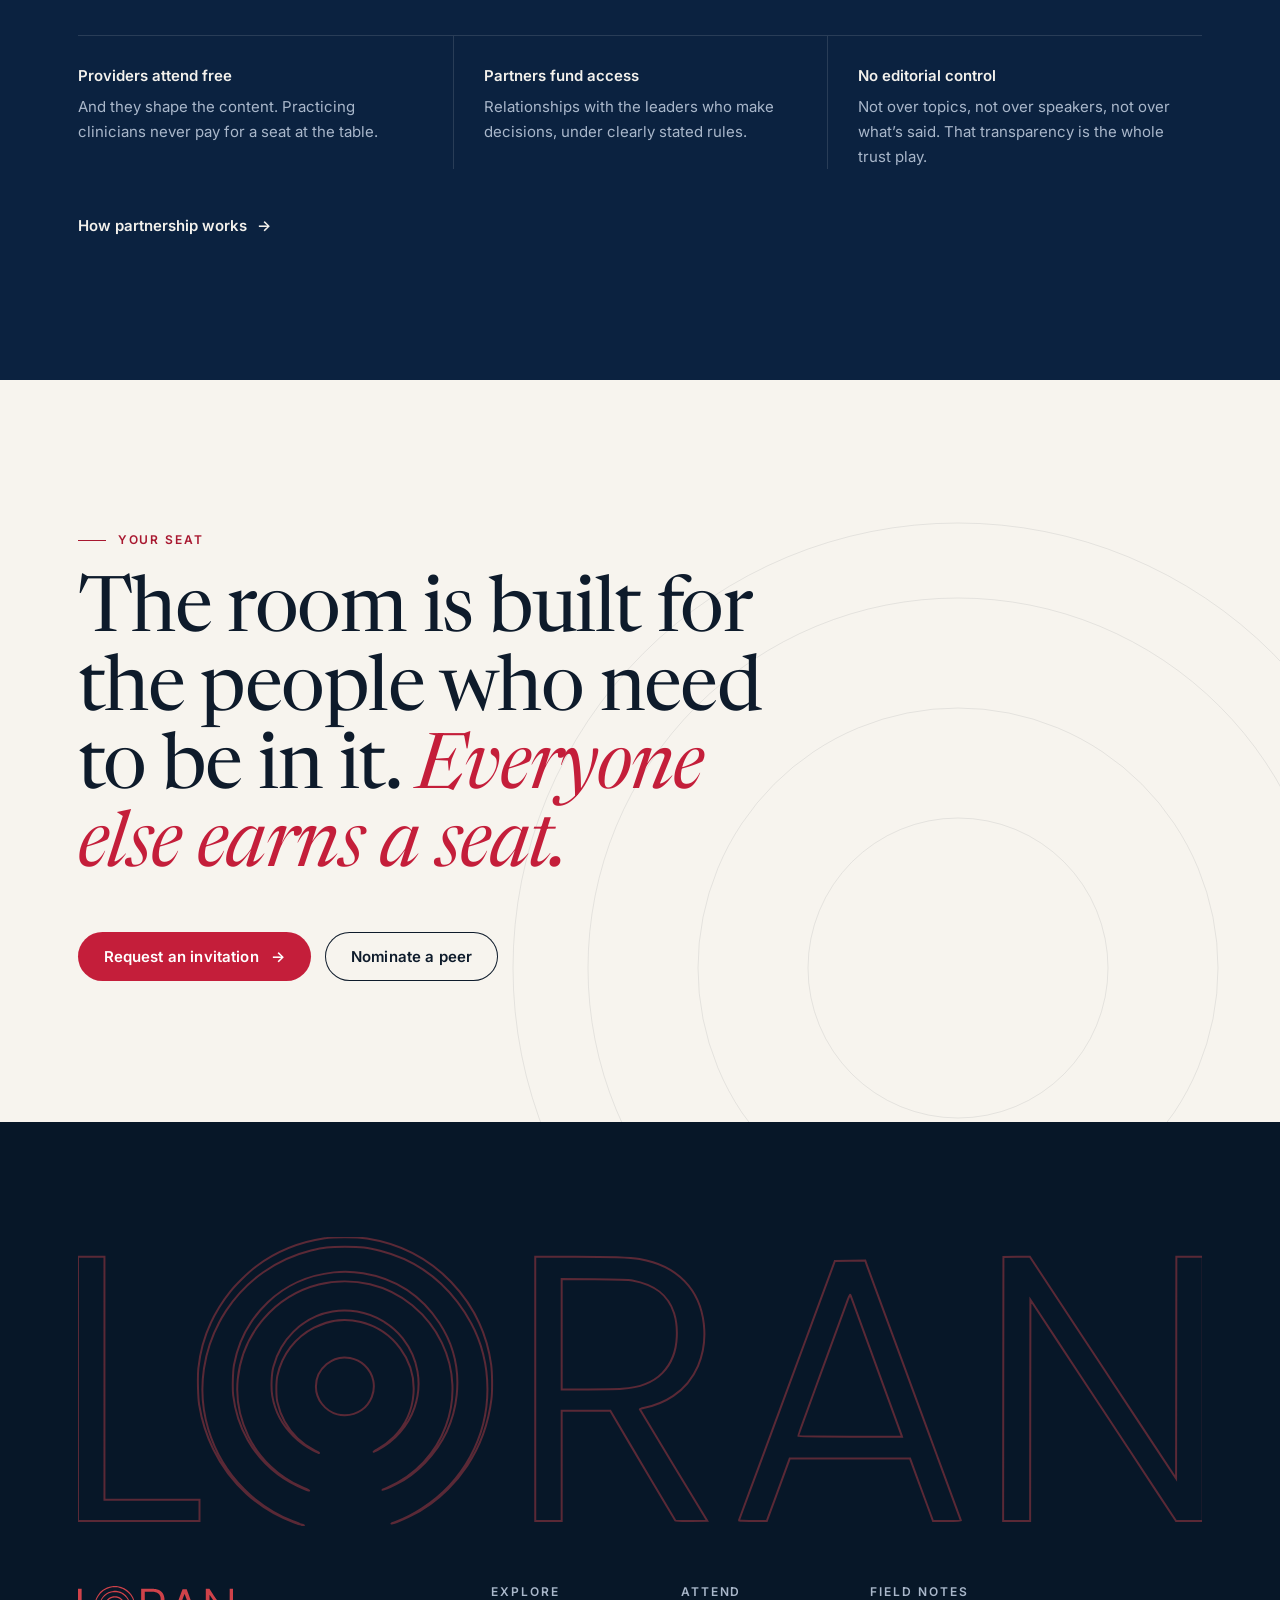
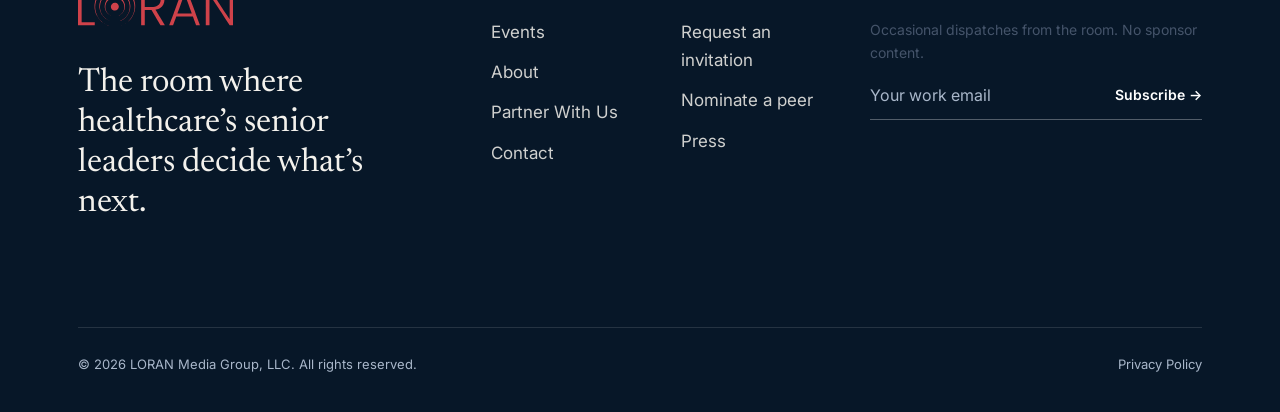
<file: loran/index.html>
<!doctype html>
<html lang="en">
<head>
<meta charset="utf-8">
<meta name="viewport" content="width=device-width,initial-scale=1">
<title>LORAN — The room where healthcare's senior leaders decide what's next</title>
<meta name="description" content="Curated, invitation-only summits and regional forums for senior healthcare leaders. Provider-first, vetted and capped rooms, proven first in oncology.">
<meta property="og:title" content="LORAN — The room where healthcare's senior leaders decide what's next">
<meta property="og:description" content="Curated, invitation-only summits and regional forums for senior healthcare leaders. Provider-first, vetted and capped rooms, proven first in oncology.">
<meta property="og:type" content="website">
<meta name="theme-color" content="#071728">
<link rel="icon" href="data:image/svg+xml,%3Csvg xmlns='http://www.w3.org/2000/svg' viewBox='0 0 32 32'%3E%3Crect width='32' height='32' rx='7' fill='%23071728'/%3E%3Cg fill='none' stroke='%23F24A50' stroke-width='1.6'%3E%3Ccircle cx='16' cy='16' r='12'/%3E%3Ccircle cx='16' cy='16' r='8'/%3E%3C/g%3E%3Ccircle cx='16' cy='16' r='3.4' fill='%23F24A50'/%3E%3C/svg%3E">
<link rel="preconnect" href="https://fonts.googleapis.com">
<link rel="preconnect" href="https://fonts.gstatic.com" crossorigin>
<link rel="stylesheet" href="https://fonts.googleapis.com/css2?family=Inter:wght@400;500;600&family=Newsreader:ital,opsz,wght@0,6..72,400;0,6..72,500;1,6..72,400&display=swap">
<link rel="stylesheet" href="styles.css">

</head>
<body>
<a class="skip" href="#main">Skip to content</a>
<header class="site-header">
  <div class="wrap">
    <a class="logo" href="index.html" aria-label="LORAN home"><svg class="logo-mark" aria-hidden="true" focusable="false" viewBox="0 0 2000 515"><path fill="currentColor" fill-rule="evenodd" d="M397.5 512.0C396.2 511.5 396.1 511.1 397.0 511.1C397.8 511.1 399.4 511.5 400.5 512.0C401.8 512.5 401.9 512.9 401.0 512.9C400.2 512.9 398.6 512.5 397.5 512.0ZM384.5 507.6C321.7 484.8 270.3 438.3 240.5 377.5C227.5 350.9 220.2 327.9 215.4 298.3C213.3 285.0 212.4 248.3 213.9 233.8C219.0 184.2 238.3 137.6 270.7 97.0C280.9 84.1 303.1 62.5 316.0 52.8C352.6 25.4 391.9 9.2 438.5 2.4C456.9 -0.4 494.8 -0.1 513.9 2.8C573.4 12.1 622.6 37.6 663.4 80.1C703.1 121.6 727.1 171.0 734.6 227.1C736.6 242.1 736.9 274.1 735.1 288.5C729.8 331.5 714.9 372.3 692.1 406.6C680.8 423.6 672.5 433.7 657.6 448.5C637.0 469.0 615.4 484.4 590.5 496.5C577.9 502.6 558.2 510.5 557.4 509.7C557.2 509.5 560.9 507.9 565.8 506.0C578.2 501.4 599.7 490.3 612.5 481.9C684.8 434.9 728.0 355.8 728.0 270.6C728.0 156.1 648.5 53.0 538.6 25.0C513.6 18.6 504.1 17.5 474.5 17.5C446.1 17.5 436.3 18.6 414.2 24.0C352.6 39.1 298.5 77.5 263.4 131.0C221.9 194.4 210.3 271.4 231.6 341.9C244.4 383.9 264.7 418.0 294.9 448.0C301.3 454.4 310.3 462.6 315.0 466.3C334.0 481.6 361.1 497.4 382.0 505.5C393.7 510.0 395.8 510.9 394.5 510.9C393.9 510.9 389.4 509.4 384.5 507.6ZM0.0 270.0L0.0 35.0L23.5 35.0L47.0 35.0L47.0 251.0L47.0 467.0L131.5 467.0L216.0 467.0L216.0 486.0L216.0 505.0L108.0 505.0L0.0 505.0L0.0 270.0ZM813.0 270.0L813.0 35.0L884.9 35.0C959.0 35.0 979.2 35.7 998.5 39.0C1065.3 50.4 1106.9 93.3 1113.0 157.0C1118.1 209.3 1097.7 256.1 1058.5 282.4C1045.0 291.5 1025.2 299.7 1007.2 303.7C1002.7 304.7 999.0 305.8 999.0 306.2C999.0 306.6 1025.9 351.4 1058.9 405.7L1118.8 504.5L1090.7 504.8C1068.9 505.0 1062.4 504.7 1061.8 503.8C1058.9 499.0 1011.5 419.1 982.0 369.2L946.5 309.1L903.2 309.0L860.0 309.0L860.0 407.0L860.0 505.0L836.5 505.0L813.0 505.0L813.0 270.0ZM1175.3 503.7C1175.5 503.0 1184.2 479.8 1194.4 452.0C1204.7 424.2 1216.3 392.9 1220.2 382.5C1224.0 372.1 1235.4 341.2 1245.5 314.0C1255.6 286.8 1277.9 226.5 1295.0 180.0C1312.2 133.5 1330.7 83.6 1336.0 69.0L1345.8 42.5L1372.8 42.2L1399.8 42.0L1403.3 51.7C1405.2 57.1 1412.2 76.1 1418.8 94.0C1425.4 111.9 1438.1 146.3 1447.0 170.5C1455.9 194.7 1471.7 237.4 1482.0 265.5C1492.3 293.6 1512.1 347.3 1526.0 385.0C1539.9 422.7 1555.4 464.9 1560.6 478.9C1565.8 492.9 1570.0 504.4 1570.0 504.6C1570.0 504.8 1558.8 505.0 1545.1 505.0L1520.3 505.0L1512.3 483.2C1507.9 471.3 1498.7 446.3 1491.9 427.8L1479.5 394.0L1372.5 394.0L1265.5 394.0L1260.1 408.8C1257.2 416.9 1248.5 440.6 1240.8 461.5C1233.1 482.4 1226.3 500.7 1225.8 502.2L1224.8 505.0L1199.8 505.0C1180.1 505.0 1174.9 504.7 1175.3 503.7ZM1645.2 270.2L1645.5 35.5L1669.0 35.3L1692.5 35.0L1730.0 92.0C1750.6 123.4 1775.2 160.6 1784.5 174.8C1793.8 188.9 1818.1 225.7 1838.4 256.5C1858.7 287.3 1892.7 338.8 1913.9 371.0L1952.5 429.4L1952.8 232.2L1953.0 35.0L1976.5 35.0L2000.0 35.0L2000.0 270.0L2000.0 505.0L1976.2 505.0L1952.5 505.0L1912.1 443.8C1890.0 410.1 1852.3 352.8 1828.4 316.5C1804.4 280.2 1764.3 219.3 1739.2 181.1L1693.5 111.6L1693.2 308.3L1693.0 505.0L1669.0 505.0L1645.0 505.0L1645.2 270.2ZM402.5 448.1C383.8 440.6 370.5 433.3 355.8 422.3C311.4 389.3 282.6 338.6 275.9 281.6C274.4 269.1 275.3 238.5 277.4 227.2C285.5 183.5 305.5 146.7 337.6 116.0C369.0 85.9 408.8 67.9 454.5 62.9C467.8 61.5 493.6 62.2 507.0 64.5C563.8 73.9 610.9 104.7 642.6 153.0C693.2 230.3 682.6 333.7 617.1 401.3C601.5 417.4 584.1 430.4 565.7 439.6C556.5 444.3 542.0 450.3 541.4 449.7C541.2 449.6 545.5 447.5 551.0 445.1C650.3 401.9 693.9 285.3 647.0 188.2C621.5 135.4 574.6 97.1 519.1 83.9C491.1 77.2 455.9 77.4 428.0 84.4C349.9 104.2 292.3 171.6 284.0 252.9C280.6 286.9 287.2 322.3 303.0 354.5C322.3 393.9 356.5 426.5 397.5 444.6C411.4 450.8 411.6 450.9 410.5 450.9C409.9 450.9 406.4 449.7 402.5 448.1ZM417.9 379.2C404.0 372.2 393.8 364.8 382.5 353.5C362.4 333.6 350.1 310.1 345.4 282.6C343.0 268.9 343.9 243.8 347.3 231.0C350.8 217.5 355.2 206.8 361.4 196.3C368.5 184.2 372.4 179.2 382.8 168.7C401.2 150.0 426.1 137.1 452.4 132.5C463.8 130.6 484.1 130.6 496.1 132.6C527.7 137.9 558.4 155.9 577.4 180.4C605.2 216.1 612.8 261.2 598.3 303.5C587.3 335.5 562.6 363.6 532.3 378.9C523.3 383.4 523.3 382.7 532.2 377.6C544.0 370.9 552.8 364.3 561.5 355.5C603.9 312.7 608.7 246.2 572.9 198.0C537.1 149.6 472.6 134.1 419.8 161.2C386.2 178.3 362.5 209.4 354.4 246.9C352.1 257.5 352.1 282.7 354.4 293.3C360.0 318.8 371.6 339.8 390.1 357.6C400.3 367.4 408.6 373.4 420.5 379.4C425.4 381.9 429.1 383.9 428.5 384.0C427.9 384.0 423.2 381.8 417.9 379.2ZM1464.4 352.8C1463.8 350.8 1448.1 307.7 1410.0 203.5C1386.7 139.7 1378.1 116.1 1376.0 110.0C1374.7 106.4 1373.4 103.1 1373.0 102.7C1372.6 102.2 1370.0 108.1 1367.2 115.7C1361.2 131.9 1344.4 177.9 1319.0 247.5C1308.9 275.0 1296.1 310.1 1290.5 325.5C1284.9 340.9 1280.5 353.8 1280.7 354.2C1280.9 354.7 1322.5 355.0 1373.1 355.0L1465.1 355.0L1464.4 352.8ZM461.1 315.4C439.3 309.5 423.0 288.5 423.0 266.1C423.0 234.1 452.8 209.1 483.7 215.2C494.2 217.3 502.1 221.2 509.5 228.1C543.8 260.3 521.1 317.3 474.0 316.9C469.9 316.9 464.1 316.2 461.1 315.4ZM967.5 270.0C999.5 267.7 1022.5 258.7 1038.9 242.0C1055.6 225.0 1063.7 204.9 1064.7 177.2C1065.4 160.2 1064.0 148.2 1059.9 135.5C1049.4 103.0 1026.3 84.8 985.6 77.3C979.2 76.1 965.0 75.7 918.8 75.3L860.0 74.8L860.0 172.9L860.0 271.0L906.8 271.0C932.5 271.0 959.8 270.5 967.5 270.0Z"/></svg><span class="sr-only">LORAN</span></a>
    <button class="menu-btn" aria-expanded="false" aria-controls="nav" aria-label="Menu"><span></span><span></span></button>
    <nav class="nav" id="nav" aria-label="Primary">
      <ul><li><a href="events.html">Events</a></li><li><a href="about.html">About</a></li><li><a href="partner.html">Partner With Us</a></li><li><a href="contact.html">Contact</a></li></ul>
      <a class="btn" href="contact.html?type=invitation">Request an invitation <span class="arr" aria-hidden="true">&rarr;</span></a>
    </nav>
  </div>
</header>
<main id="main">
<section class="hero darker" aria-labelledby="hero-title">
  <canvas id="room" aria-hidden="true"></canvas>
  <div class="wrap">
    <p class="eyebrow fade-up" style="--d:100ms">Invitation-only &middot; Provider-first</p>
    <h1 class="display split" id="hero-title">
      <span class="line"><span style="--i:0">The room where</span></span>
      <span class="line"><span style="--i:1">healthcare&rsquo;s</span></span>
      <span class="line"><span style="--i:2">senior leaders</span></span>
      <span class="line"><span style="--i:3">decide <em>what&rsquo;s next.</em></span></span>
    </h1>
    <p class="lede fade-up" style="--d:700ms">Together and off the record. You leave with clarity you can use Monday, from peers you can trust, in a room small enough to be honest.</p>
    <div class="actions fade-up" style="--d:850ms">
      <a class="btn" href="contact.html?type=invitation">Request an invitation <span class="arr" aria-hidden="true">&rarr;</span></a>
      <a class="btn ghost" href="events.html">See upcoming events</a>
    </div>
    <div class="hero-meta fade-up" style="--d:1100ms">
      <span class="scroll-cue"><i></i> Scroll</span>
      <span class="legend" aria-hidden="true"><span><b style="background:#8FB0D8;opacity:.6"></b> The crowd</span><span><b style="background:#F3F1EC"></b> The 100 in the room</span></span>
    </div>
  </div>
</section>

<section class="band white" aria-label="LORAN by the numbers">
  <div class="wrap">
    <div class="stats">
      <div class="stat" data-reveal style="--d:0ms"><div class="n" data-count="100-125">100–125</div><p>Vetted attendees at a flagship summit</p></div>
      <div class="stat" data-reveal style="--d:120ms"><div class="n" data-count="40-60">40–60</div><p>Leaders around the table at a regional forum</p></div>
      <div class="stat" data-reveal style="--d:240ms"><div class="n" data-count="6">6</div><p>US cities in the regional forum series</p></div>
      <div class="stat" data-reveal style="--d:360ms"><div class="n" data-count="3">3</div><p>Formats: flagship summit, regional forum, virtual summit</p></div>
    </div>
  </div>
</section>

<section class="band-top" aria-labelledby="photos-title">
  <div class="wrap">
    <div class="split-head">
      <div>
        <p class="eyebrow">Inside SHIFT 2026</p>
        <h2 class="h2" id="photos-title" data-reveal>What the room <em>actually looks like.</em></h2>
      </div>
      <p class="lede" data-reveal style="--d:120ms">No stock handshakes. Austin, September 2026: practicing clinicians, health-system leaders, builders and investors, in the same conversation.</p>
    </div>
  </div>
  <section class="gallery" aria-roledescription="carousel" aria-label="Photos from SHIFT 2026" data-carousel>
  <div class="track" tabindex="0"><figure class="slide" role="group" aria-roledescription="slide" aria-label="1 of 7"><img src="images/shift/speakers.jpg" srcset="images/shift/speakers-sm.jpg 800w, images/shift/speakers.jpg 1600w" sizes="(max-width: 760px) 80vw, 50vw" width="1600" height="1069" alt="SHIFT 2026: speakers on the shift stage" loading="eager" decoding="async"><figcaption>Speakers on the SHIFT stage</figcaption></figure><figure class="slide" role="group" aria-roledescription="slide" aria-label="2 of 7"><img src="images/shift/conversation.jpg" srcset="images/shift/conversation-sm.jpg 800w, images/shift/conversation.jpg 1600w" sizes="(max-width: 760px) 80vw, 50vw" width="1600" height="1069" alt="SHIFT 2026: a conversation between sessions" loading="eager" decoding="async"><figcaption>A conversation between sessions</figcaption></figure><figure class="slide" role="group" aria-roledescription="slide" aria-label="3 of 7"><img src="images/shift/between-sessions.jpg" srcset="images/shift/between-sessions-sm.jpg 800w, images/shift/between-sessions.jpg 1600w" sizes="(max-width: 760px) 80vw, 50vw" width="1600" height="1069" alt="SHIFT 2026: catching up in the hallway" loading="lazy" decoding="async"><figcaption>Catching up in the hallway</figcaption></figure><figure class="slide" role="group" aria-roledescription="slide" aria-label="4 of 7"><img src="images/shift/panel.jpg" srcset="images/shift/panel-sm.jpg 800w, images/shift/panel.jpg 1600w" sizes="(max-width: 760px) 80vw, 50vw" width="1600" height="1069" alt="SHIFT 2026: a panel in session" loading="lazy" decoding="async"><figcaption>A panel in session</figcaption></figure><figure class="slide" role="group" aria-roledescription="slide" aria-label="5 of 7"><img src="images/shift/group.jpg" srcset="images/shift/group-sm.jpg 800w, images/shift/group.jpg 1600w" sizes="(max-width: 760px) 80vw, 50vw" width="1600" height="1069" alt="SHIFT 2026: the room, together" loading="lazy" decoding="async"><figcaption>The room, together</figcaption></figure><figure class="slide" role="group" aria-roledescription="slide" aria-label="6 of 7"><img src="images/shift/reception.jpg" srcset="images/shift/reception-sm.jpg 800w, images/shift/reception.jpg 1600w" sizes="(max-width: 760px) 80vw, 50vw" width="1600" height="1069" alt="SHIFT 2026: the evening reception" loading="lazy" decoding="async"><figcaption>The evening reception</figcaption></figure><figure class="slide" role="group" aria-roledescription="slide" aria-label="7 of 7"><img src="images/shift/keynote.jpg" srcset="images/shift/keynote-sm.jpg 800w, images/shift/keynote.jpg 1600w" sizes="(max-width: 760px) 80vw, 50vw" width="1600" height="1069" alt="SHIFT 2026: innovation solution presentations" loading="lazy" decoding="async"><figcaption>Innovation solution presentations</figcaption></figure></div>
  <div class="wrap gallery-ui">
    <div class="gallery-progress" aria-hidden="true"><i></i></div>
    <div class="gallery-btns">
      <button type="button" class="gbtn" data-prev aria-label="Previous photo"><span aria-hidden="true">&larr;</span></button>
      <button type="button" class="gbtn" data-next aria-label="Next photo"><span aria-hidden="true">&rarr;</span></button>
    </div>
  </div>
</section>
</section>

<section class="question" aria-label="Our question">
  <div class="wrap">
    <p class="eyebrow">The only question that matters</p>
    <blockquote>
      <span class="w">Who</span> <span class="w">are</span> <span class="w">the</span> <span class="w hl">100</span> <span class="w hl">people</span> <span class="w">who</span> <span class="w">need</span> <span class="w">to</span> <span class="w">be</span> <span class="w">in</span> <span class="w">this</span> <span class="w hl">room?</span>
    </blockquote>
    <p class="lede attribution" data-reveal>We start every event there. Not with the venue, the agenda or the badge. We source, vet and seat the people who need to be together &mdash; then design the hours they spend there so trust and decisions happen faster than anywhere else.</p>
  </div>
</section>

<div class="marquee" aria-label="Who is in the room">
  <div class="track">
    <ul><li>Physicians</li><li>Nurses &amp; navigators</li><li>Pharmacists</li><li>Cancer-center leadership</li><li>Health-system executives</li><li>Investors</li><li>AI &amp; digital-health builders</li></ul>
    <ul aria-hidden="true"><li>Physicians</li><li>Nurses &amp; navigators</li><li>Pharmacists</li><li>Cancer-center leadership</li><li>Health-system executives</li><li>Investors</li><li>AI &amp; digital-health builders</li></ul>
  </div>
</div>

<section class="band darker" aria-labelledby="stand-title">
  <div class="wrap">
    <div class="split-head">
      <div>
        <p class="eyebrow">What we stand against</p>
        <h2 class="h2" id="stand-title" data-reveal>Noise, bias and breadth. <em>Not here.</em></h2>
      </div>
      <p class="lede" data-reveal style="--d:120ms">Healthcare leaders don&rsquo;t need another conference. They need a room where the smartest, calmest colleagues they know are already talking.</p>
    </div>
    <div class="versus">
      <div class="against">
        <h3>Elsewhere</h3>
        <ul>
          <li><s style="--i:0">The 10,000-person expo hall</s></li>
          <li><s style="--i:1">Podium and spectators</s></li>
          <li><s style="--i:2">&ldquo;Education&rdquo; that&rsquo;s really a sales deck</s></li>
          <li><s style="--i:3">Sponsors setting the agenda</s></li>
        </ul>
      </div>
      <div class="for">
        <h3>In the LORAN room</h3>
        <ul>
          <li>Depth over breadth <small>One hundred people, not forty thousand</small></li>
          <li>Candor over polish <small>Off the record, by design</small></li>
          <li>Peers over podiums <small>Everyone at the table speaks</small></li>
          <li>Clinical truth <small>The patient is always in the room</small></li>
        </ul>
      </div>
    </div>
  </div>
</section>

<section class="band" aria-labelledby="formats-title">
  <div class="wrap">
    <div class="split-head">
      <div>
        <p class="eyebrow">Three formats, one standard</p>
        <h2 class="h2" id="formats-title" data-reveal>Every room is curated. <em>Every seat is earned.</em></h2>
      </div>
      <p class="lede" data-reveal style="--d:120ms">Oncology is where we proved the model. Other specialties join as AI reaches the same inflection point &mdash; the standard for who&rsquo;s in the room never changes.</p>
    </div>
    <div class="formats">
      <a class="format" href="events.html#summits" data-reveal style="--d:0ms">
        <span class="num">01</span>
        <svg class="fig" viewBox="0 0 300 170" aria-hidden="true">
          <circle cx="150" cy="85" r="78" fill="none" stroke="#DDD5C7"/>
          <g fill="#1C4478">
            <circle class="seat" cx="150" cy="85" r="3"/><circle class="seat" cx="168" cy="72" r="3"/><circle class="seat" cx="132" cy="98" r="3"/><circle class="seat" cx="140" cy="62" r="3"/><circle class="seat" cx="166" cy="104" r="3"/><circle class="seat" cx="122" cy="76" r="3"/><circle class="seat" cx="182" cy="90" r="3"/><circle class="seat" cx="154" cy="48" r="3"/><circle class="seat" cx="148" cy="120" r="3"/><circle class="seat" cx="186" cy="62" r="3"/><circle class="seat" cx="114" cy="104" r="3"/><circle class="seat" cx="124" cy="52" r="3"/><circle class="seat" cx="178" cy="118" r="3"/><circle class="seat" cx="200" cy="80" r="3"/><circle class="seat" cx="102" cy="82" r="3"/><circle class="seat" cx="132" cy="128" r="3"/><circle class="seat" cx="172" cy="38" r="3"/><circle class="seat" cx="200" cy="104" r="3"/><circle class="seat" cx="106" cy="60" r="3"/><circle class="seat" cx="140" cy="36" r="3"/><circle class="seat" cx="162" cy="134" r="3"/><circle class="seat" cx="196" cy="50" r="3"/><circle class="seat" cx="94" cy="104" r="3"/><circle class="seat" cx="114" cy="126" r="3"/><circle class="seat" cx="212" cy="70" r="3"/><circle class="seat" cx="190" cy="130" r="3"/><circle class="seat" cx="92" cy="72" r="3"/><circle class="seat" cx="124" cy="40" r="3"/><circle class="seat" cx="210" cy="94" r="3"/><circle class="seat" cx="148" cy="146" r="3"/>
          </g>
          <circle class="seat hl" cx="150" cy="85" r="3" fill="#C41E3A"/>
        </svg>
        <h3 class="h3">Flagship summits</h3>
        <p class="size">100&ndash;125 vetted attendees</p>
        <p>Two days, in person, invitation only. Providers set the agenda; health-system leaders, investors and builders join as guests in the providers&rsquo; room.</p>
      </a>
      <a class="format" href="events.html#regional" data-reveal style="--d:120ms">
        <span class="num">02</span>
        <svg class="fig" viewBox="0 0 300 170" aria-hidden="true">
          <rect x="70" y="58" width="160" height="54" rx="27" fill="none" stroke="#DDD5C7"/>
          <g fill="#1C4478">
            <circle class="seat" cx="96" cy="44" r="4"/><circle class="seat" cx="126" cy="44" r="4"/><circle class="seat" cx="156" cy="44" r="4"/><circle class="seat" cx="186" cy="44" r="4"/><circle class="seat" cx="214" cy="44" r="4"/>
            <circle class="seat" cx="96" cy="126" r="4"/><circle class="seat" cx="126" cy="126" r="4"/><circle class="seat" cx="156" cy="126" r="4"/><circle class="seat" cx="186" cy="126" r="4"/><circle class="seat" cx="214" cy="126" r="4"/>
            <circle class="seat" cx="56" cy="85" r="4"/>
          </g>
          <circle class="seat hl" cx="244" cy="85" r="4" fill="#1C4478"/>
        </svg>
        <h3 class="h3">Regional forums</h3>
        <p class="size">40&ndash;60 leaders &middot; six US cities</p>
        <p>One table, one city, one evening of honest conversation among the people who run care in that region. Continuity between the summits.</p>
      </a>
      <a class="format" href="events.html#virtual" data-reveal style="--d:240ms">
        <span class="num">03</span>
        <svg class="fig" viewBox="0 0 300 170" aria-hidden="true">
          <g fill="none" stroke="#DDD5C7">
            <rect x="60" y="30" width="54" height="40" rx="4"/><rect x="123" y="30" width="54" height="40" rx="4"/><rect x="186" y="30" width="54" height="40" rx="4"/>
            <rect x="60" y="100" width="54" height="40" rx="4"/><rect x="123" y="100" width="54" height="40" rx="4"/><rect x="186" y="100" width="54" height="40" rx="4"/>
          </g>
          <g fill="#1C4478">
            <circle class="seat" cx="87" cy="50" r="5"/><circle class="seat" cx="150" cy="50" r="5"/><circle class="seat" cx="87" cy="120" r="5"/><circle class="seat" cx="150" cy="120" r="5"/><circle class="seat" cx="213" cy="120" r="5"/>
          </g>
          <circle class="seat hl" cx="213" cy="50" r="5" fill="#1C4478"/>
        </svg>
        <h3 class="h3">Virtual summits</h3>
        <p class="size">Same vetting, any time zone</p>
        <p>The room&rsquo;s rules, online. For leaders who can&rsquo;t travel this quarter and for the conversations that can&rsquo;t wait for the next summit.</p>
      </a>
    </div>
  </div>
</section>

<section class="band white" aria-labelledby="trust-title">
  <div class="wrap sticky-grid">
    <div class="pin">
      <p class="eyebrow">Why providers trust the room</p>
      <h2 class="h2" id="trust-title">Trust is bought by who&rsquo;s in the room &mdash; <em>and how tightly it&rsquo;s curated.</em></h2>
      <div class="progress" aria-hidden="true" data-progress><i></i></div>
    </div>
    <ol class="reasons" data-reasons>
      <li><div><h3 class="h3">A provider-led agenda</h3><p>Clinicians, not sponsors, choose the topics. The questions on the program are the ones keeping practicing providers up at night.</p></div></li>
      <li><div><h3 class="h3">Vetted, capped rooms</h3><p>Every attendee is a peer, transparently curated. When the room is full, it&rsquo;s full &mdash; no matter who is asking.</p></div></li>
      <li><div><h3 class="h3">A bias firewall</h3><p>Sponsors get access and relationships, never editorial control. We say so out loud, and we put it in writing.</p></div></li>
      <li><div><h3 class="h3">Clinically useful</h3><p>CME-grade rigor, real cases, honest debate. You should leave with something you can act on Monday.</p></div></li>
      <li><div><h3 class="h3">Continuity</h3><p>A year-round community, not a one-night stand. Regional forums and virtual sessions keep the conversation going between summits.</p></div></li>
    </ol>
  </div>
</section>

<section class="band darker" aria-labelledby="scale-title">
  <div class="wrap scale-grid">
    <div>
      <p class="eyebrow">The scale argument</p>
      <h2 class="h2" id="scale-title" data-reveal>We&rsquo;re not losing the size contest. <em>We&rsquo;re not playing it.</em></h2>
      <p class="lede mt-s" data-reveal style="--d:120ms">The largest oncology congress draws 40,000. Each dot is 125 people &mdash; one LORAN summit. Ours is the red one.</p>
      <div class="compare" aria-label="Approximate in-person attendance">
        <div class="row"><span>ASCO</span><span class="bar"><i style="--w:100%"></i></span><span>40,000</span></div>
        <div class="row"><span>ESMO</span><span class="bar"><i style="--w:82.5%;--d:100ms"></i></span><span>33,000</span></div>
        <div class="row"><span>HLTH</span><span class="bar"><i style="--w:30.6%;--d:200ms"></i></span><span>12,250</span></div>
        <div class="row"><span>COA Conference</span><span class="bar"><i style="--w:5.75%;--d:300ms"></i></span><span>2,300</span></div>
        <div class="row us"><span>LORAN summit</span><span class="bar"><i style="--w:.31%;--d:400ms"></i></span><span>125</span></div>
      </div>
    </div>
    <div>
      <div class="dotfield" data-dots="320" role="img" aria-label="320 dots representing 40,000 attendees at the largest oncology congress; one red dot representing a 125-person LORAN summit."></div>
      <div class="scale-key"><span><b style="background:rgba(188,211,238,.55)"></b> 125 attendees at a giant congress</span><span><b style="background:#C41E3A"></b> An entire LORAN summit</span></div>
    </div>
  </div>
</section>

<section class="band" aria-labelledby="featured-title">
  <div class="wrap">
    <div class="split-head">
      <div>
        <p class="eyebrow">From the room</p>
        <h2 class="h2" id="featured-title" data-reveal>SHIFT: Oncology Innovation Summit</h2>
      </div>
      <p class="lede" data-reveal style="--d:120ms">Our flagship, co-convened with TensorBlack. One hundred leaders, two days, and the hard questions about AI in cancer care.</p>
    </div>
    <article class="feature" data-reveal="scale">
      <div class="art">
        <svg class="orbit" viewBox="0 0 600 460" preserveAspectRatio="xMidYMid slice" aria-hidden="true">
          <circle class="o" cx="300" cy="230" r="60"/><circle class="o" cx="300" cy="230" r="120"/><circle class="o" cx="300" cy="230" r="180"/><circle class="o" cx="300" cy="230" r="240"/>
          <g class="spin"><circle cx="300" cy="50" r="5" fill="#F3F1EC"/><circle cx="480" cy="230" r="4" fill="#6F9FD6"/><circle cx="173" cy="357" r="4" fill="#F3F1EC"/><circle cx="130" cy="170" r="3" fill="#6F9FD6"/></g>
          <g class="spin rev"><circle cx="420" cy="230" r="4" fill="#F3F1EC"/><circle cx="215" cy="145" r="3" fill="#6F9FD6"/><circle cx="300" cy="350" r="4" fill="#6F9FD6"/><circle cx="60" cy="230" r="3" fill="#F3F1EC"/></g>
          <circle cx="300" cy="230" r="9" fill="#C41E3A"/>
          <text x="300" y="300" text-anchor="middle" fill="#A9B7CA" font-family="Inter, sans-serif" font-size="12" letter-spacing="3">AUSTIN &middot; SEPT 2026</text>
        </svg>
      </div>
      <div class="body">
        <span class="tag">Flagship summit &middot; Completed</span>
        <h3 class="h2">One hundred leaders. Two days. Off the record.</h3>
        <dl>
          <dt>Where</dt><dd>The Thompson, Austin</dd>
          <dt>Who</dt><dd>CMOs, cancer-center executives, founders, investors</dd>
          <dt>Topics</dt><dd>Clinical validation, operational readiness, reimbursement, governance</dd>
        </dl>
        <div class="actions"><a class="btn" href="event-shift.html">Inside SHIFT <span class="arr" aria-hidden="true">&rarr;</span></a></div>
      </div>
    </article>
  </div>
</section>

<section class="band dark" aria-labelledby="firewall-title">
  <div class="wrap">
    <p class="eyebrow">The firewall</p>
    <h2 class="firewall-quote" id="firewall-title" data-reveal>
      <span class="line">Sponsors are in the room.</span>
      <span class="line">They are <em>never</em> in the agenda.</span>
    </h2>
    <div class="rules">
      <div data-reveal style="--d:0ms"><h3>Providers attend free</h3><p>And they shape the content. Practicing clinicians never pay for a seat at the table.</p></div>
      <div data-reveal style="--d:120ms"><h3>Partners fund access</h3><p>Relationships with the leaders who make decisions, under clearly stated rules.</p></div>
      <div data-reveal style="--d:240ms"><h3>No editorial control</h3><p>Not over topics, not over speakers, not over what&rsquo;s said. That transparency is the whole trust play.</p></div>
    </div>
    <div class="actions mt-m"><a class="link" href="partner.html">How partnership works <span class="arr" aria-hidden="true">&rarr;</span></a></div>
  </div>
</section>

<section class="band cta" aria-labelledby="cta-title">
  <svg class="rings" viewBox="0 0 900 900" aria-hidden="true"><circle cx="450" cy="450" r="150"/><circle cx="450" cy="450" r="260"/><circle cx="450" cy="450" r="370"/><circle cx="450" cy="450" r="445"/></svg>
  <div class="wrap">
    <p class="eyebrow">Your seat</p>
    <h2 class="h1" id="cta-title" data-reveal>The room is built for the people who need to be in it. <em>Everyone else earns a seat.</em></h2>
    <div class="actions" data-reveal style="--d:150ms">
      <a class="btn" href="contact.html?type=invitation">Request an invitation <span class="arr" aria-hidden="true">&rarr;</span></a>
      <a class="btn ghost" href="contact.html?type=nominate">Nominate a peer</a>
    </div>
  </div>
</section>
</main>
<footer class="site-footer">
  <div class="wrap">
    <div class="footer-word" aria-hidden="true"><svg class="logo-mark" aria-hidden="true" focusable="false" viewBox="0 0 2000 515"><path fill="currentColor" fill-rule="evenodd" d="M397.5 512.0C396.2 511.5 396.1 511.1 397.0 511.1C397.8 511.1 399.4 511.5 400.5 512.0C401.8 512.5 401.9 512.9 401.0 512.9C400.2 512.9 398.6 512.5 397.5 512.0ZM384.5 507.6C321.7 484.8 270.3 438.3 240.5 377.5C227.5 350.9 220.2 327.9 215.4 298.3C213.3 285.0 212.4 248.3 213.9 233.8C219.0 184.2 238.3 137.6 270.7 97.0C280.9 84.1 303.1 62.5 316.0 52.8C352.6 25.4 391.9 9.2 438.5 2.4C456.9 -0.4 494.8 -0.1 513.9 2.8C573.4 12.1 622.6 37.6 663.4 80.1C703.1 121.6 727.1 171.0 734.6 227.1C736.6 242.1 736.9 274.1 735.1 288.5C729.8 331.5 714.9 372.3 692.1 406.6C680.8 423.6 672.5 433.7 657.6 448.5C637.0 469.0 615.4 484.4 590.5 496.5C577.9 502.6 558.2 510.5 557.4 509.7C557.2 509.5 560.9 507.9 565.8 506.0C578.2 501.4 599.7 490.3 612.5 481.9C684.8 434.9 728.0 355.8 728.0 270.6C728.0 156.1 648.5 53.0 538.6 25.0C513.6 18.6 504.1 17.5 474.5 17.5C446.1 17.5 436.3 18.6 414.2 24.0C352.6 39.1 298.5 77.5 263.4 131.0C221.9 194.4 210.3 271.4 231.6 341.9C244.4 383.9 264.7 418.0 294.9 448.0C301.3 454.4 310.3 462.6 315.0 466.3C334.0 481.6 361.1 497.4 382.0 505.5C393.7 510.0 395.8 510.9 394.5 510.9C393.9 510.9 389.4 509.4 384.5 507.6ZM0.0 270.0L0.0 35.0L23.5 35.0L47.0 35.0L47.0 251.0L47.0 467.0L131.5 467.0L216.0 467.0L216.0 486.0L216.0 505.0L108.0 505.0L0.0 505.0L0.0 270.0ZM813.0 270.0L813.0 35.0L884.9 35.0C959.0 35.0 979.2 35.7 998.5 39.0C1065.3 50.4 1106.9 93.3 1113.0 157.0C1118.1 209.3 1097.7 256.1 1058.5 282.4C1045.0 291.5 1025.2 299.7 1007.2 303.7C1002.7 304.7 999.0 305.8 999.0 306.2C999.0 306.6 1025.9 351.4 1058.9 405.7L1118.8 504.5L1090.7 504.8C1068.9 505.0 1062.4 504.7 1061.8 503.8C1058.9 499.0 1011.5 419.1 982.0 369.2L946.5 309.1L903.2 309.0L860.0 309.0L860.0 407.0L860.0 505.0L836.5 505.0L813.0 505.0L813.0 270.0ZM1175.3 503.7C1175.5 503.0 1184.2 479.8 1194.4 452.0C1204.7 424.2 1216.3 392.9 1220.2 382.5C1224.0 372.1 1235.4 341.2 1245.5 314.0C1255.6 286.8 1277.9 226.5 1295.0 180.0C1312.2 133.5 1330.7 83.6 1336.0 69.0L1345.8 42.5L1372.8 42.2L1399.8 42.0L1403.3 51.7C1405.2 57.1 1412.2 76.1 1418.8 94.0C1425.4 111.9 1438.1 146.3 1447.0 170.5C1455.9 194.7 1471.7 237.4 1482.0 265.5C1492.3 293.6 1512.1 347.3 1526.0 385.0C1539.9 422.7 1555.4 464.9 1560.6 478.9C1565.8 492.9 1570.0 504.4 1570.0 504.6C1570.0 504.8 1558.8 505.0 1545.1 505.0L1520.3 505.0L1512.3 483.2C1507.9 471.3 1498.7 446.3 1491.9 427.8L1479.5 394.0L1372.5 394.0L1265.5 394.0L1260.1 408.8C1257.2 416.9 1248.5 440.6 1240.8 461.5C1233.1 482.4 1226.3 500.7 1225.8 502.2L1224.8 505.0L1199.8 505.0C1180.1 505.0 1174.9 504.7 1175.3 503.7ZM1645.2 270.2L1645.5 35.5L1669.0 35.3L1692.5 35.0L1730.0 92.0C1750.6 123.4 1775.2 160.6 1784.5 174.8C1793.8 188.9 1818.1 225.7 1838.4 256.5C1858.7 287.3 1892.7 338.8 1913.9 371.0L1952.5 429.4L1952.8 232.2L1953.0 35.0L1976.5 35.0L2000.0 35.0L2000.0 270.0L2000.0 505.0L1976.2 505.0L1952.5 505.0L1912.1 443.8C1890.0 410.1 1852.3 352.8 1828.4 316.5C1804.4 280.2 1764.3 219.3 1739.2 181.1L1693.5 111.6L1693.2 308.3L1693.0 505.0L1669.0 505.0L1645.0 505.0L1645.2 270.2ZM402.5 448.1C383.8 440.6 370.5 433.3 355.8 422.3C311.4 389.3 282.6 338.6 275.9 281.6C274.4 269.1 275.3 238.5 277.4 227.2C285.5 183.5 305.5 146.7 337.6 116.0C369.0 85.9 408.8 67.9 454.5 62.9C467.8 61.5 493.6 62.2 507.0 64.5C563.8 73.9 610.9 104.7 642.6 153.0C693.2 230.3 682.6 333.7 617.1 401.3C601.5 417.4 584.1 430.4 565.7 439.6C556.5 444.3 542.0 450.3 541.4 449.7C541.2 449.6 545.5 447.5 551.0 445.1C650.3 401.9 693.9 285.3 647.0 188.2C621.5 135.4 574.6 97.1 519.1 83.9C491.1 77.2 455.9 77.4 428.0 84.4C349.9 104.2 292.3 171.6 284.0 252.9C280.6 286.9 287.2 322.3 303.0 354.5C322.3 393.9 356.5 426.5 397.5 444.6C411.4 450.8 411.6 450.9 410.5 450.9C409.9 450.9 406.4 449.7 402.5 448.1ZM417.9 379.2C404.0 372.2 393.8 364.8 382.5 353.5C362.4 333.6 350.1 310.1 345.4 282.6C343.0 268.9 343.9 243.8 347.3 231.0C350.8 217.5 355.2 206.8 361.4 196.3C368.5 184.2 372.4 179.2 382.8 168.7C401.2 150.0 426.1 137.1 452.4 132.5C463.8 130.6 484.1 130.6 496.1 132.6C527.7 137.9 558.4 155.9 577.4 180.4C605.2 216.1 612.8 261.2 598.3 303.5C587.3 335.5 562.6 363.6 532.3 378.9C523.3 383.4 523.3 382.7 532.2 377.6C544.0 370.9 552.8 364.3 561.5 355.5C603.9 312.7 608.7 246.2 572.9 198.0C537.1 149.6 472.6 134.1 419.8 161.2C386.2 178.3 362.5 209.4 354.4 246.9C352.1 257.5 352.1 282.7 354.4 293.3C360.0 318.8 371.6 339.8 390.1 357.6C400.3 367.4 408.6 373.4 420.5 379.4C425.4 381.9 429.1 383.9 428.5 384.0C427.9 384.0 423.2 381.8 417.9 379.2ZM1464.4 352.8C1463.8 350.8 1448.1 307.7 1410.0 203.5C1386.7 139.7 1378.1 116.1 1376.0 110.0C1374.7 106.4 1373.4 103.1 1373.0 102.7C1372.6 102.2 1370.0 108.1 1367.2 115.7C1361.2 131.9 1344.4 177.9 1319.0 247.5C1308.9 275.0 1296.1 310.1 1290.5 325.5C1284.9 340.9 1280.5 353.8 1280.7 354.2C1280.9 354.7 1322.5 355.0 1373.1 355.0L1465.1 355.0L1464.4 352.8ZM461.1 315.4C439.3 309.5 423.0 288.5 423.0 266.1C423.0 234.1 452.8 209.1 483.7 215.2C494.2 217.3 502.1 221.2 509.5 228.1C543.8 260.3 521.1 317.3 474.0 316.9C469.9 316.9 464.1 316.2 461.1 315.4ZM967.5 270.0C999.5 267.7 1022.5 258.7 1038.9 242.0C1055.6 225.0 1063.7 204.9 1064.7 177.2C1065.4 160.2 1064.0 148.2 1059.9 135.5C1049.4 103.0 1026.3 84.8 985.6 77.3C979.2 76.1 965.0 75.7 918.8 75.3L860.0 74.8L860.0 172.9L860.0 271.0L906.8 271.0C932.5 271.0 959.8 270.5 967.5 270.0Z"/></svg></div>
    <div class="footer-top">
      <div>
        <a class="logo" href="index.html" aria-label="LORAN home"><svg class="logo-mark" aria-hidden="true" focusable="false" viewBox="0 0 2000 515"><path fill="currentColor" fill-rule="evenodd" d="M397.5 512.0C396.2 511.5 396.1 511.1 397.0 511.1C397.8 511.1 399.4 511.5 400.5 512.0C401.8 512.5 401.9 512.9 401.0 512.9C400.2 512.9 398.6 512.5 397.5 512.0ZM384.5 507.6C321.7 484.8 270.3 438.3 240.5 377.5C227.5 350.9 220.2 327.9 215.4 298.3C213.3 285.0 212.4 248.3 213.9 233.8C219.0 184.2 238.3 137.6 270.7 97.0C280.9 84.1 303.1 62.5 316.0 52.8C352.6 25.4 391.9 9.2 438.5 2.4C456.9 -0.4 494.8 -0.1 513.9 2.8C573.4 12.1 622.6 37.6 663.4 80.1C703.1 121.6 727.1 171.0 734.6 227.1C736.6 242.1 736.9 274.1 735.1 288.5C729.8 331.5 714.9 372.3 692.1 406.6C680.8 423.6 672.5 433.7 657.6 448.5C637.0 469.0 615.4 484.4 590.5 496.5C577.9 502.6 558.2 510.5 557.4 509.7C557.2 509.5 560.9 507.9 565.8 506.0C578.2 501.4 599.7 490.3 612.5 481.9C684.8 434.9 728.0 355.8 728.0 270.6C728.0 156.1 648.5 53.0 538.6 25.0C513.6 18.6 504.1 17.5 474.5 17.5C446.1 17.5 436.3 18.6 414.2 24.0C352.6 39.1 298.5 77.5 263.4 131.0C221.9 194.4 210.3 271.4 231.6 341.9C244.4 383.9 264.7 418.0 294.9 448.0C301.3 454.4 310.3 462.6 315.0 466.3C334.0 481.6 361.1 497.4 382.0 505.5C393.7 510.0 395.8 510.9 394.5 510.9C393.9 510.9 389.4 509.4 384.5 507.6ZM0.0 270.0L0.0 35.0L23.5 35.0L47.0 35.0L47.0 251.0L47.0 467.0L131.5 467.0L216.0 467.0L216.0 486.0L216.0 505.0L108.0 505.0L0.0 505.0L0.0 270.0ZM813.0 270.0L813.0 35.0L884.9 35.0C959.0 35.0 979.2 35.7 998.5 39.0C1065.3 50.4 1106.9 93.3 1113.0 157.0C1118.1 209.3 1097.7 256.1 1058.5 282.4C1045.0 291.5 1025.2 299.7 1007.2 303.7C1002.7 304.7 999.0 305.8 999.0 306.2C999.0 306.6 1025.9 351.4 1058.9 405.7L1118.8 504.5L1090.7 504.8C1068.9 505.0 1062.4 504.7 1061.8 503.8C1058.9 499.0 1011.5 419.1 982.0 369.2L946.5 309.1L903.2 309.0L860.0 309.0L860.0 407.0L860.0 505.0L836.5 505.0L813.0 505.0L813.0 270.0ZM1175.3 503.7C1175.5 503.0 1184.2 479.8 1194.4 452.0C1204.7 424.2 1216.3 392.9 1220.2 382.5C1224.0 372.1 1235.4 341.2 1245.5 314.0C1255.6 286.8 1277.9 226.5 1295.0 180.0C1312.2 133.5 1330.7 83.6 1336.0 69.0L1345.8 42.5L1372.8 42.2L1399.8 42.0L1403.3 51.7C1405.2 57.1 1412.2 76.1 1418.8 94.0C1425.4 111.9 1438.1 146.3 1447.0 170.5C1455.9 194.7 1471.7 237.4 1482.0 265.5C1492.3 293.6 1512.1 347.3 1526.0 385.0C1539.9 422.7 1555.4 464.9 1560.6 478.9C1565.8 492.9 1570.0 504.4 1570.0 504.6C1570.0 504.8 1558.8 505.0 1545.1 505.0L1520.3 505.0L1512.3 483.2C1507.9 471.3 1498.7 446.3 1491.9 427.8L1479.5 394.0L1372.5 394.0L1265.5 394.0L1260.1 408.8C1257.2 416.9 1248.5 440.6 1240.8 461.5C1233.1 482.4 1226.3 500.7 1225.8 502.2L1224.8 505.0L1199.8 505.0C1180.1 505.0 1174.9 504.7 1175.3 503.7ZM1645.2 270.2L1645.5 35.5L1669.0 35.3L1692.5 35.0L1730.0 92.0C1750.6 123.4 1775.2 160.6 1784.5 174.8C1793.8 188.9 1818.1 225.7 1838.4 256.5C1858.7 287.3 1892.7 338.8 1913.9 371.0L1952.5 429.4L1952.8 232.2L1953.0 35.0L1976.5 35.0L2000.0 35.0L2000.0 270.0L2000.0 505.0L1976.2 505.0L1952.5 505.0L1912.1 443.8C1890.0 410.1 1852.3 352.8 1828.4 316.5C1804.4 280.2 1764.3 219.3 1739.2 181.1L1693.5 111.6L1693.2 308.3L1693.0 505.0L1669.0 505.0L1645.0 505.0L1645.2 270.2ZM402.5 448.1C383.8 440.6 370.5 433.3 355.8 422.3C311.4 389.3 282.6 338.6 275.9 281.6C274.4 269.1 275.3 238.5 277.4 227.2C285.5 183.5 305.5 146.7 337.6 116.0C369.0 85.9 408.8 67.9 454.5 62.9C467.8 61.5 493.6 62.2 507.0 64.5C563.8 73.9 610.9 104.7 642.6 153.0C693.2 230.3 682.6 333.7 617.1 401.3C601.5 417.4 584.1 430.4 565.7 439.6C556.5 444.3 542.0 450.3 541.4 449.7C541.2 449.6 545.5 447.5 551.0 445.1C650.3 401.9 693.9 285.3 647.0 188.2C621.5 135.4 574.6 97.1 519.1 83.9C491.1 77.2 455.9 77.4 428.0 84.4C349.9 104.2 292.3 171.6 284.0 252.9C280.6 286.9 287.2 322.3 303.0 354.5C322.3 393.9 356.5 426.5 397.5 444.6C411.4 450.8 411.6 450.9 410.5 450.9C409.9 450.9 406.4 449.7 402.5 448.1ZM417.9 379.2C404.0 372.2 393.8 364.8 382.5 353.5C362.4 333.6 350.1 310.1 345.4 282.6C343.0 268.9 343.9 243.8 347.3 231.0C350.8 217.5 355.2 206.8 361.4 196.3C368.5 184.2 372.4 179.2 382.8 168.7C401.2 150.0 426.1 137.1 452.4 132.5C463.8 130.6 484.1 130.6 496.1 132.6C527.7 137.9 558.4 155.9 577.4 180.4C605.2 216.1 612.8 261.2 598.3 303.5C587.3 335.5 562.6 363.6 532.3 378.9C523.3 383.4 523.3 382.7 532.2 377.6C544.0 370.9 552.8 364.3 561.5 355.5C603.9 312.7 608.7 246.2 572.9 198.0C537.1 149.6 472.6 134.1 419.8 161.2C386.2 178.3 362.5 209.4 354.4 246.9C352.1 257.5 352.1 282.7 354.4 293.3C360.0 318.8 371.6 339.8 390.1 357.6C400.3 367.4 408.6 373.4 420.5 379.4C425.4 381.9 429.1 383.9 428.5 384.0C427.9 384.0 423.2 381.8 417.9 379.2ZM1464.4 352.8C1463.8 350.8 1448.1 307.7 1410.0 203.5C1386.7 139.7 1378.1 116.1 1376.0 110.0C1374.7 106.4 1373.4 103.1 1373.0 102.7C1372.6 102.2 1370.0 108.1 1367.2 115.7C1361.2 131.9 1344.4 177.9 1319.0 247.5C1308.9 275.0 1296.1 310.1 1290.5 325.5C1284.9 340.9 1280.5 353.8 1280.7 354.2C1280.9 354.7 1322.5 355.0 1373.1 355.0L1465.1 355.0L1464.4 352.8ZM461.1 315.4C439.3 309.5 423.0 288.5 423.0 266.1C423.0 234.1 452.8 209.1 483.7 215.2C494.2 217.3 502.1 221.2 509.5 228.1C543.8 260.3 521.1 317.3 474.0 316.9C469.9 316.9 464.1 316.2 461.1 315.4ZM967.5 270.0C999.5 267.7 1022.5 258.7 1038.9 242.0C1055.6 225.0 1063.7 204.9 1064.7 177.2C1065.4 160.2 1064.0 148.2 1059.9 135.5C1049.4 103.0 1026.3 84.8 985.6 77.3C979.2 76.1 965.0 75.7 918.8 75.3L860.0 74.8L860.0 172.9L860.0 271.0L906.8 271.0C932.5 271.0 959.8 270.5 967.5 270.0Z"/></svg><span class="sr-only">LORAN</span></a>
        <p class="tagline">The room where healthcare&rsquo;s senior leaders decide what&rsquo;s next.</p>
      </div>
      <div>
        <h3>Explore</h3>
        <ul><li><a href="events.html">Events</a></li><li><a href="about.html">About</a></li><li><a href="partner.html">Partner With Us</a></li><li><a href="contact.html">Contact</a></li></ul>
      </div>
      <div>
        <h3>Attend</h3>
        <ul><li><a href="contact.html?type=invitation">Request an invitation</a></li><li><a href="contact.html?type=nominate">Nominate a peer</a></li><li><a href="contact.html?type=press">Press</a></li></ul>
      </div>
      <div data-form-host>
        <h3>Field notes</h3>
        <p class="muted small" style="margin:0 0 6px">Occasional dispatches from the room. No sponsor content.</p>
        <form class="newsletter" data-static novalidate>
          <label class="sr-only" for="nl-email">Email address</label>
          <input id="nl-email" type="email" name="email" placeholder="Your work email" required autocomplete="email">
          <button type="submit">Subscribe &rarr;</button>
        </form>
        <p class="newsletter-done" role="status">Thank you. You&rsquo;re on the list.</p>
      </div>
    </div>
    <div class="footer-bottom">
      <span>&copy; <span data-year>2026</span> LORAN Media Group, LLC. All rights reserved.</span>
      <span><a href="privacy.html">Privacy Policy</a></span>
    </div>
  </div>
</footer>
<script src="main.js" defer></script>
</body>
</html>
</file>
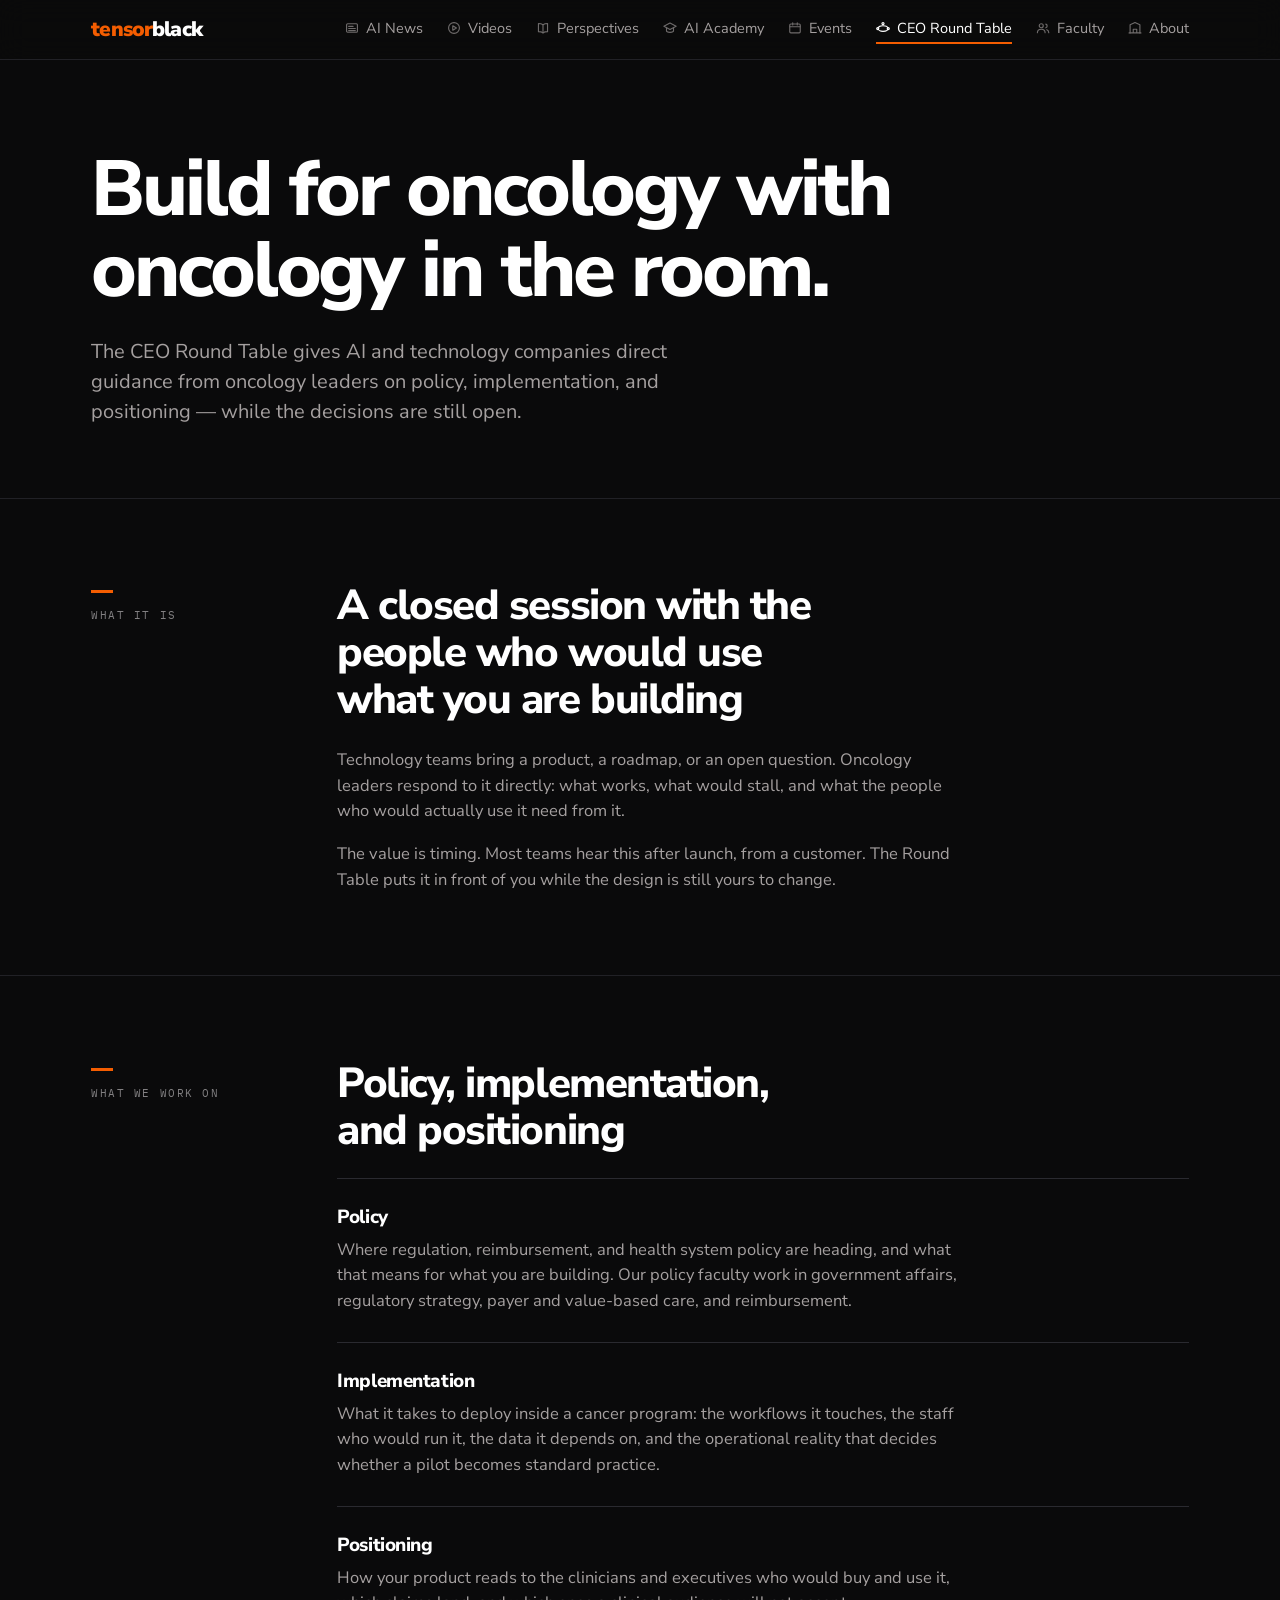
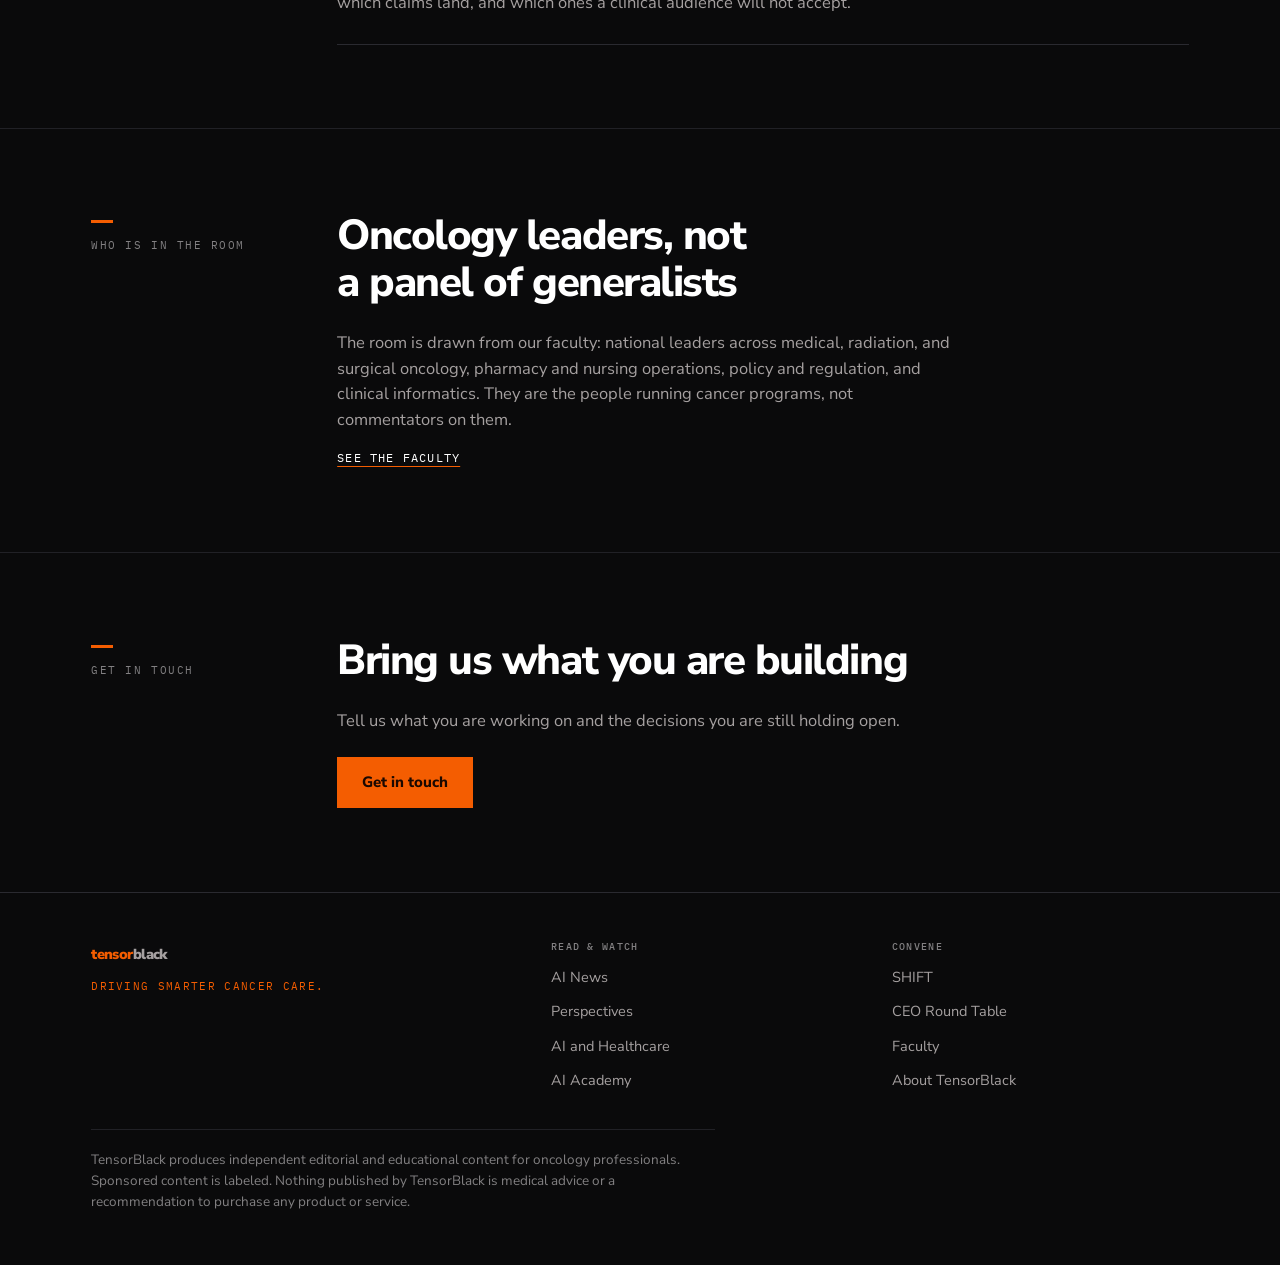
<file: ceo-round-table.html>
<!doctype html>
<html lang="en">
<head>
<meta charset="utf-8">
<meta name="viewport" content="width=device-width, initial-scale=1">
<title>CEO Round Table — TensorBlack</title>
<meta name="description" content="The CEO Round Table gives AI and technology companies direct guidance from oncology leaders on policy, implementation, and positioning, while decisions are still open.">
<meta name="theme-color" content="#0A0A0B">
<meta property="og:title" content="CEO Round Table — TensorBlack">
<meta property="og:description" content="Build for oncology with oncology in the room.">
<meta property="og:type" content="website">
<link rel="icon" href="data:image/svg+xml,<svg xmlns='http://www.w3.org/2000/svg' viewBox='0 0 32 32'><rect width='32' height='32' fill='%23000'/><rect x='6' y='14' width='20' height='4' fill='%23E8A317'/></svg>">
<link rel="preconnect" href="https://fonts.googleapis.com">
<link rel="preconnect" href="https://fonts.gstatic.com" crossorigin>
<link rel="stylesheet" href="https://fonts.googleapis.com/css2?family=Nunito+Sans:ital,opsz,wght@0,6..12,300;0,6..12,400;0,6..12,600;0,6..12,800;0,6..12,900&family=IBM+Plex+Mono:wght@400;500&display=swap">
<link rel="stylesheet" href="styles.css">
</head>
<body>

<a class="skip-link" href="#main">Skip to content</a>

<header class="masthead">
  <div class="wrap masthead-inner">
    <a class="wordmark" href="/"><i>tensor</i>black</a>
    <nav aria-label="Primary">
      <ul class="nav">
        <li><a href="/news"><svg viewBox="0 0 16 16" aria-hidden="true"><rect x="1.8" y="3.2" width="12.4" height="9.6" rx="1.2"/><path d="M4.2 6.2h5M4.2 8.6h7.6M4.2 11h7.6"/></svg>AI News</a></li>
        <li><a href="/videos"><svg viewBox="0 0 16 16" aria-hidden="true"><circle cx="8" cy="8" r="6.2"/><path d="M6.6 5.4l4.2 2.6-4.2 2.6z"/></svg>Videos</a></li>
        <li><a href="/perspectives"><svg viewBox="0 0 16 16" aria-hidden="true"><path d="M8 4.2c-1.4-1-3-1.4-5.2-1.4v9.4c2.2 0 3.8.4 5.2 1.4 1.4-1 3-1.4 5.2-1.4V2.8c-2.2 0-3.8.4-5.2 1.4z"/><path d="M8 4.2v9.4"/></svg>Perspectives</a></li>
        <li><a href="/academy"><svg viewBox="0 0 16 16" aria-hidden="true"><path d="M8 2.4L15 6l-7 3.6L1 6z"/><path d="M4 7.8v3.4c0 1 1.8 1.8 4 1.8s4-.8 4-1.8V7.8"/></svg>AI Academy</a></li>
        <li><a href="/events"><svg viewBox="0 0 16 16" aria-hidden="true"><rect x="2" y="3.4" width="12" height="10.2" rx="1.2"/><path d="M2 6.6h12M5.4 2v2.6M10.6 2v2.6"/></svg>Events</a></li>
        <li><a href="/ceo-round-table" aria-current="page"><svg viewBox="0 0 16 16" aria-hidden="true"><ellipse cx="8" cy="8.6" rx="5.6" ry="3.2"/><circle cx="8" cy="2.9" r="1.2"/><circle cx="14" cy="8.6" r="1.2"/><circle cx="2" cy="8.6" r="1.2"/></svg>CEO Round Table</a></li>
        <li><a href="/faculty"><svg viewBox="0 0 16 16" aria-hidden="true"><circle cx="6" cy="5.4" r="2.3"/><path d="M1.6 13.4c0-2.6 2-4 4.4-4s4.4 1.4 4.4 4"/><path d="M11.2 3.6a2.2 2.2 0 0 1 0 4.2M12.4 9.9c1.3.5 2.2 1.6 2.2 3.5"/></svg>Faculty</a></li>
        <li><a href="/company"><svg viewBox="0 0 16 16" aria-hidden="true"><path d="M2.4 13.6V4.2L8 1.8l5.6 2.4v9.4"/><path d="M1.2 13.6h13.6M6 13.6V9.4h4v4.2"/></svg>About</a></li>
      </ul>
    </nav>
  </div>
</header>

<main id="main">

  <!-- 1 - Hero ------------------------------------------------------------ -->
  <section class="band">
    <div class="wrap hero-inner">
      <h1>Build for oncology with oncology in the room.</h1>
      <p class="standfirst">
        The CEO Round Table gives AI and technology companies direct guidance
        from oncology leaders on policy, implementation, and positioning —
        while the decisions are still open.
      </p>
    </div>
  </section>

  <!-- 2 - What it is -------------------------------------------------------- -->
  <section class="band" id="what-it-is" aria-labelledby="what-h">
    <div class="wrap band-inner">
      <p class="rail">What it is</p>
      <div class="col prose">
        <h2 class="h-section" id="what-h">
          A closed session with the people who would use what you are building
        </h2>
        <p>
          Technology teams bring a product, a roadmap, or an open question.
          Oncology leaders respond to it directly: what works, what would
          stall, and what the people who would actually use it need from it.
        </p>
        <p>
          The value is timing. Most teams hear this after launch, from a
          customer. The Round Table puts it in front of you while the design
          is still yours to change.
        </p>
      </div>
    </div>
  </section>

  <!-- 3 - Areas of guidance -------------------------------------------------- -->
  <section class="band" id="guidance" aria-labelledby="guidance-h">
    <div class="wrap band-inner">
      <p class="rail">What we work on</p>
      <div class="col">
        <h2 class="h-section" id="guidance-h">Policy, implementation, and positioning</h2>

        <div class="topics">
          <div>
            <h3>Policy</h3>
            <p>
              Where regulation, reimbursement, and health system policy are
              heading, and what that means for what you are building. Our
              policy faculty work in government affairs, regulatory strategy,
              payer and value-based care, and reimbursement.
            </p>
          </div>
          <div>
            <h3>Implementation</h3>
            <p>
              What it takes to deploy inside a cancer program: the workflows it
              touches, the staff who would run it, the data it depends on, and
              the operational reality that decides whether a pilot becomes
              standard practice.
            </p>
          </div>
          <div>
            <h3>Positioning</h3>
            <p>
              How your product reads to the clinicians and executives who would
              buy and use it, which claims land, and which ones a clinical
              audience will not accept.
            </p>
          </div>
        </div>
      </div>
    </div>
  </section>

  <!-- 4 - Who is in the room ------------------------------------------------- -->
  <section class="band" id="the-room" aria-labelledby="room-h">
    <div class="wrap band-inner">
      <p class="rail">Who is in the room</p>
      <div class="col prose">
        <h2 class="h-section" id="room-h">Oncology leaders, not a panel of generalists</h2>
        <p>
          The room is drawn from our faculty: national leaders across medical,
          radiation, and surgical oncology, pharmacy and nursing operations,
          policy and regulation, and clinical informatics. They are the people
          running cancer programs, not commentators on them.
        </p>
        <a class="link block-link" href="/faculty">See the faculty</a>
      </div>
    </div>
  </section>

  <!-- 5 - Get in touch ------------------------------------------------------- -->
  <section class="band" id="contact" aria-labelledby="contact-h">
    <div class="wrap band-inner">
      <p class="rail">Get in touch</p>
      <div class="col prose">
        <h2 class="h-section" id="contact-h">Bring us what you are building</h2>
        <p>
          Tell us what you are working on and the decisions you are still
          holding open.
        </p>
        <a class="btn" href="/contact">Get in touch</a>
      </div>
    </div>
  </section>

</main>

<footer class="site-footer">
  <div class="wrap">
    <div class="footer-cols">
      <div>
        <a class="wordmark" href="/"><i>tensor</i>black</a>
        <p class="footer-tag">Driving smarter cancer care.</p>
      </div>

      <nav aria-labelledby="f-read">
        <h2 id="f-read">Read &amp; watch</h2>
        <ul>
          <li><a href="/news">AI News</a></li>
          <li><a href="/perspectives">Perspectives</a></li>
          <li><a href="/videos">AI and Healthcare</a></li>
          <li><a href="/academy">AI Academy</a></li>
        </ul>
      </nav>

      <nav aria-labelledby="f-convene">
        <h2 id="f-convene">Convene</h2>
        <ul>
          <li><a href="/events">SHIFT</a></li>
          <li><a href="/ceo-round-table">CEO Round Table</a></li>
          <li><a href="/faculty">Faculty</a></li>
          <li><a href="/company">About TensorBlack</a></li>
        </ul>
      </nav>
    </div>

    <p class="fine-print">
      TensorBlack produces independent editorial and educational content for
      oncology professionals. Sponsored content is labeled. Nothing published
      by TensorBlack is medical advice or a recommendation to purchase any
      product or service.
    </p>
  </div>
</footer>

</body>
</html>
</file>
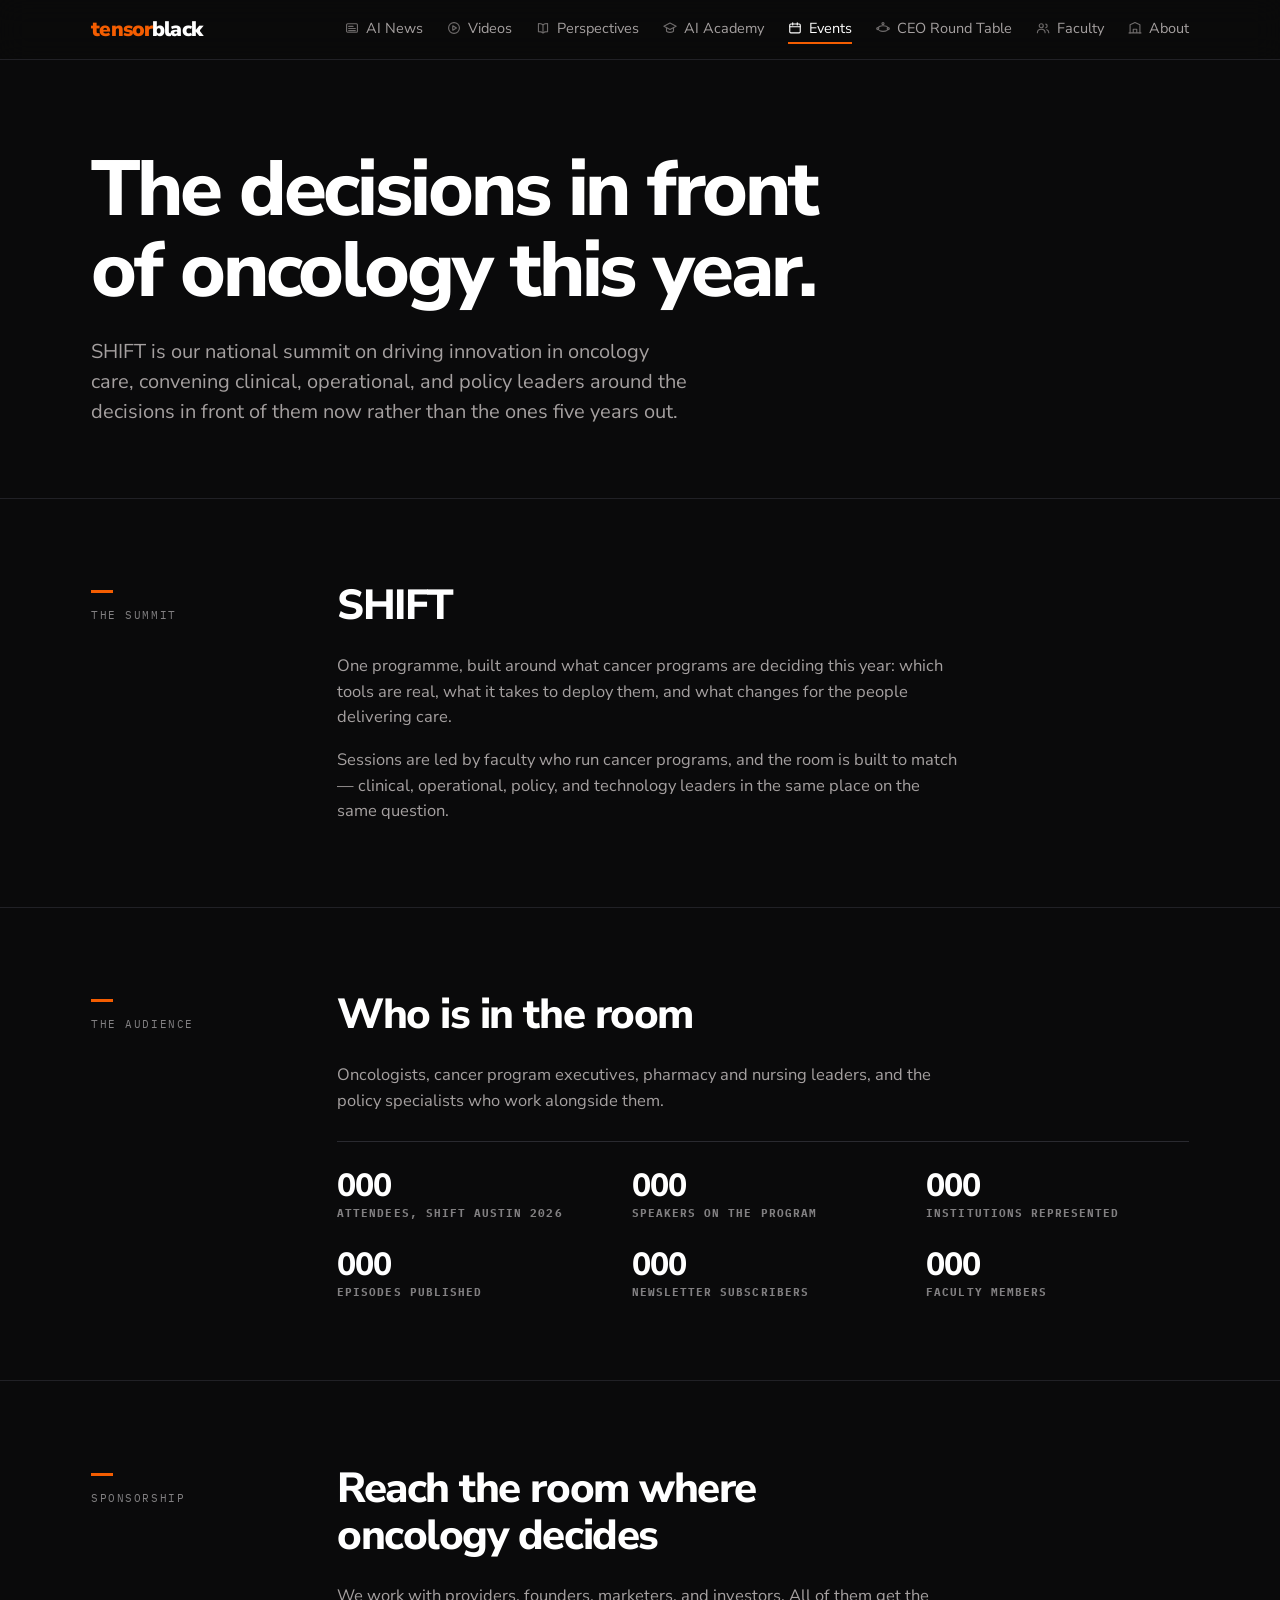
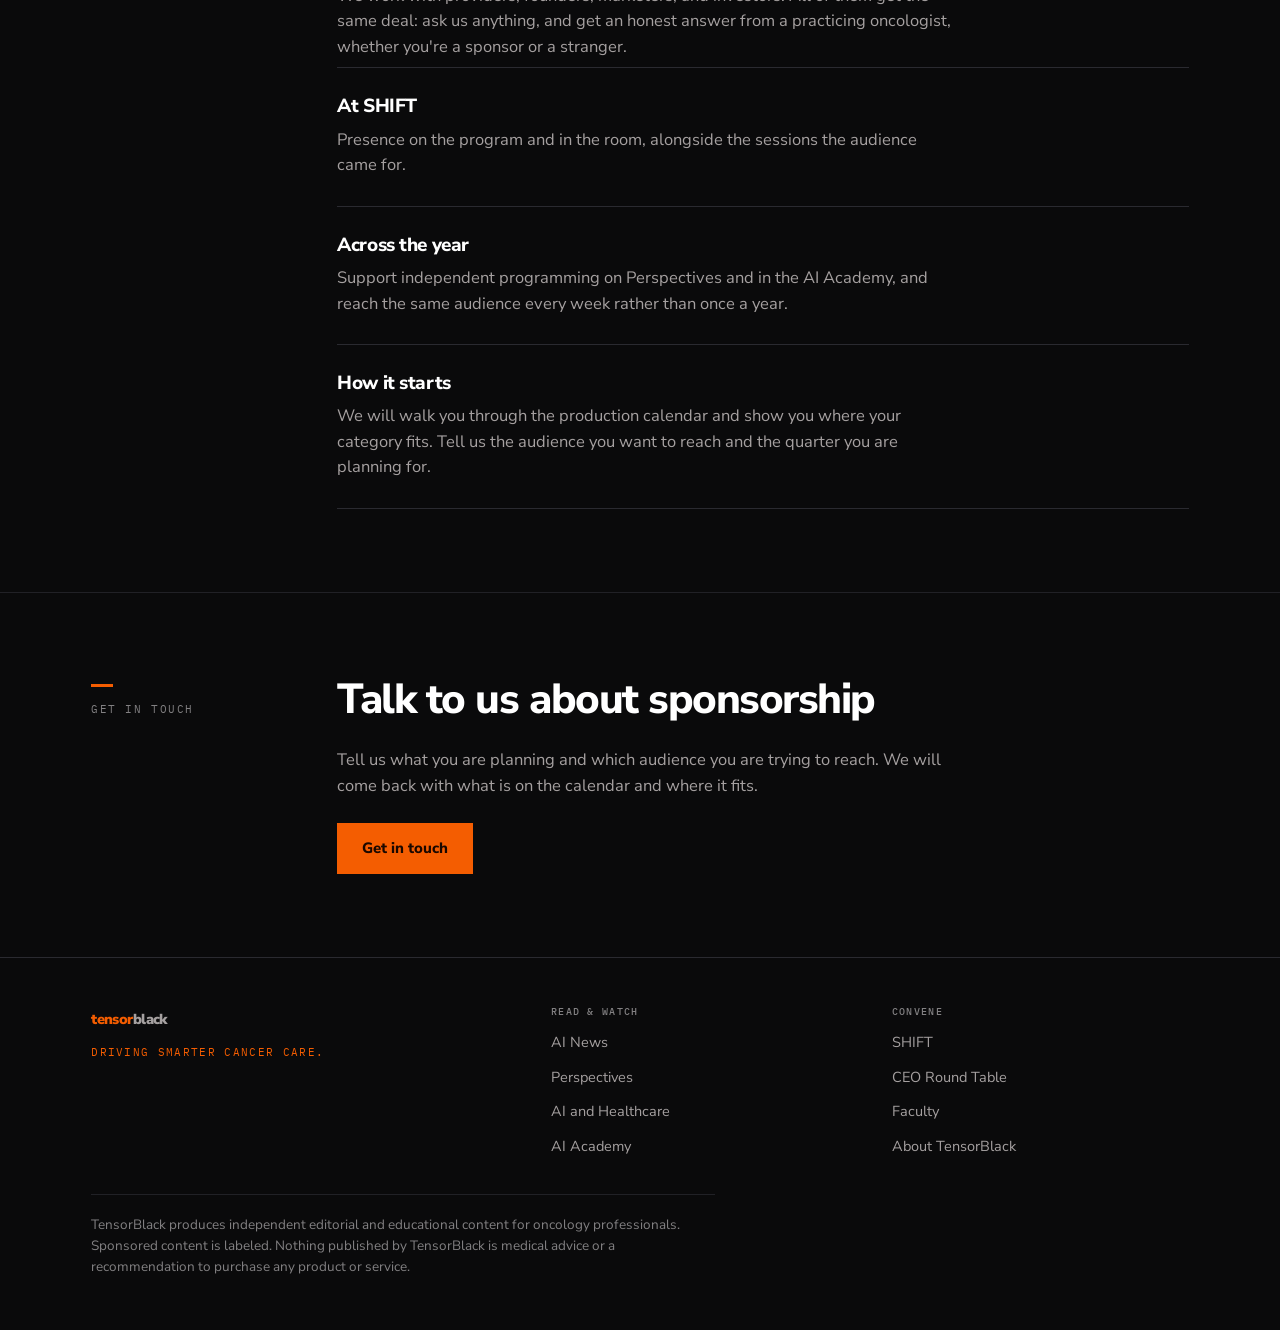
<file: events.html>
<!doctype html>
<html lang="en">
<head>
<meta charset="utf-8">
<meta name="viewport" content="width=device-width, initial-scale=1">
<title>Events — TensorBlack</title>
<meta name="description" content="SHIFT is our national summit on driving innovation in oncology care, convening clinical, operational, and policy leaders around the decisions in front of them this year.">
<meta name="theme-color" content="#0A0A0B">
<meta property="og:title" content="Events — TensorBlack">
<meta property="og:description" content="The decisions in front of oncology this year, not the ones five years out.">
<meta property="og:type" content="website">
<link rel="icon" href="data:image/svg+xml,<svg xmlns='http://www.w3.org/2000/svg' viewBox='0 0 32 32'><rect width='32' height='32' fill='%23000'/><rect x='6' y='14' width='20' height='4' fill='%23E8A317'/></svg>">
<link rel="preconnect" href="https://fonts.googleapis.com">
<link rel="preconnect" href="https://fonts.gstatic.com" crossorigin>
<link rel="stylesheet" href="https://fonts.googleapis.com/css2?family=Nunito+Sans:ital,opsz,wght@0,6..12,300;0,6..12,400;0,6..12,600;0,6..12,800;0,6..12,900&family=IBM+Plex+Mono:wght@400;500&display=swap">
<link rel="stylesheet" href="styles.css">
</head>
<body>

<a class="skip-link" href="#main">Skip to content</a>

<header class="masthead">
  <div class="wrap masthead-inner">
    <a class="wordmark" href="/"><i>tensor</i>black</a>
    <nav aria-label="Primary">
      <ul class="nav">
        <li><a href="/news"><svg viewBox="0 0 16 16" aria-hidden="true"><rect x="1.8" y="3.2" width="12.4" height="9.6" rx="1.2"/><path d="M4.2 6.2h5M4.2 8.6h7.6M4.2 11h7.6"/></svg>AI News</a></li>
        <li><a href="/videos"><svg viewBox="0 0 16 16" aria-hidden="true"><circle cx="8" cy="8" r="6.2"/><path d="M6.6 5.4l4.2 2.6-4.2 2.6z"/></svg>Videos</a></li>
        <li><a href="/perspectives"><svg viewBox="0 0 16 16" aria-hidden="true"><path d="M8 4.2c-1.4-1-3-1.4-5.2-1.4v9.4c2.2 0 3.8.4 5.2 1.4 1.4-1 3-1.4 5.2-1.4V2.8c-2.2 0-3.8.4-5.2 1.4z"/><path d="M8 4.2v9.4"/></svg>Perspectives</a></li>
        <li><a href="/academy"><svg viewBox="0 0 16 16" aria-hidden="true"><path d="M8 2.4L15 6l-7 3.6L1 6z"/><path d="M4 7.8v3.4c0 1 1.8 1.8 4 1.8s4-.8 4-1.8V7.8"/></svg>AI Academy</a></li>
        <li><a href="/events" aria-current="page"><svg viewBox="0 0 16 16" aria-hidden="true"><rect x="2" y="3.4" width="12" height="10.2" rx="1.2"/><path d="M2 6.6h12M5.4 2v2.6M10.6 2v2.6"/></svg>Events</a></li>
        <li><a href="/ceo-round-table"><svg viewBox="0 0 16 16" aria-hidden="true"><ellipse cx="8" cy="8.6" rx="5.6" ry="3.2"/><circle cx="8" cy="2.9" r="1.2"/><circle cx="14" cy="8.6" r="1.2"/><circle cx="2" cy="8.6" r="1.2"/></svg>CEO Round Table</a></li>
        <li><a href="/faculty"><svg viewBox="0 0 16 16" aria-hidden="true"><circle cx="6" cy="5.4" r="2.3"/><path d="M1.6 13.4c0-2.6 2-4 4.4-4s4.4 1.4 4.4 4"/><path d="M11.2 3.6a2.2 2.2 0 0 1 0 4.2M12.4 9.9c1.3.5 2.2 1.6 2.2 3.5"/></svg>Faculty</a></li>
        <li><a href="/company"><svg viewBox="0 0 16 16" aria-hidden="true"><path d="M2.4 13.6V4.2L8 1.8l5.6 2.4v9.4"/><path d="M1.2 13.6h13.6M6 13.6V9.4h4v4.2"/></svg>About</a></li>
      </ul>
    </nav>
  </div>
</header>

<main id="main">

  <!-- 1 - Hero ------------------------------------------------------------ -->
  <section class="band">
    <div class="wrap hero-inner">
      <h1>The decisions in front of oncology this year.</h1>
      <p class="standfirst">
        SHIFT is our national summit on driving innovation in oncology care,
        convening clinical, operational, and policy leaders around the
        decisions in front of them now rather than the ones five years out.
      </p>
    </div>
  </section>

  <!-- 2 - The summit -------------------------------------------------------- -->
  <section class="band" id="shift" aria-labelledby="shift-h">
    <div class="wrap band-inner">
      <p class="rail">The summit</p>
      <div class="col prose">
        <h2 class="h-section" id="shift-h">SHIFT</h2>
        <p>
          One programme, built around what cancer programs are deciding this
          year: which tools are real, what it takes to deploy them, and what
          changes for the people delivering care.
        </p>
        <p>
          Sessions are led by faculty who run cancer programs, and the room is
          built to match — clinical, operational, policy, and technology
          leaders in the same place on the same question.
        </p>
      </div>
    </div>
  </section>

  <!-- 3 - The audience ------------------------------------------------------- -->
  <section class="band" id="audience" aria-labelledby="audience-h">
    <div class="wrap band-inner">
      <p class="rail">The audience</p>
      <div class="col">
        <h2 class="h-section" id="audience-h">Who is in the room</h2>
        <p>
          Oncologists, cancer program executives, pharmacy and nursing leaders,
          and the policy specialists who work alongside them.
        </p>

        <div class="reach">
          <div>000<span>Attendees, SHIFT Austin 2026</span></div>
          <div>000<span>Speakers on the program</span></div>
          <div>000<span>Institutions represented</span></div>
          <div>000<span>Episodes published</span></div>
          <div>000<span>Newsletter subscribers</span></div>
          <div>000<span>Faculty members</span></div>
        </div>
      </div>
    </div>
  </section>

  <!-- 4 - Sponsorship -------------------------------------------------------- -->
  <section class="band" id="sponsorship" aria-labelledby="spon-h">
    <div class="wrap band-inner">
      <p class="rail">Sponsorship</p>
      <div class="col">
        <h2 class="h-section" id="spon-h">Reach the room where oncology decides</h2>
        <p>
          We work with providers, founders, marketers, and investors. All of
          them get the same deal: ask us anything, and get an honest answer
          from a practicing oncologist, whether you're a sponsor or a
          stranger.
        </p>

        <div class="topics">
          <div>
            <h3>At SHIFT</h3>
            <p>
              Presence on the program and in the room, alongside the sessions
              the audience came for.
            </p>
          </div>
          <div>
            <h3>Across the year</h3>
            <p>
              Support independent programming on Perspectives and in the AI
              Academy, and reach the same audience every week rather than once
              a year.
            </p>
          </div>
          <div>
            <h3>How it starts</h3>
            <p>
              We will walk you through the production calendar and show you
              where your category fits. Tell us the audience you want to reach
              and the quarter you are planning for.
            </p>
          </div>
        </div>
      </div>
    </div>
  </section>

  <!-- 5 - Get in touch ------------------------------------------------------- -->
  <section class="band" id="contact" aria-labelledby="contact-h">
    <div class="wrap band-inner">
      <p class="rail">Get in touch</p>
      <div class="col prose">
        <h2 class="h-section" id="contact-h">Talk to us about sponsorship</h2>
        <p>
          Tell us what you are planning and which audience you are trying to
          reach. We will come back with what is on the calendar and where it
          fits.
        </p>
        <a class="btn" href="/contact">Get in touch</a>
      </div>
    </div>
  </section>

</main>

<footer class="site-footer">
  <div class="wrap">
    <div class="footer-cols">
      <div>
        <a class="wordmark" href="/"><i>tensor</i>black</a>
        <p class="footer-tag">Driving smarter cancer care.</p>
      </div>

      <nav aria-labelledby="f-read">
        <h2 id="f-read">Read &amp; watch</h2>
        <ul>
          <li><a href="/news">AI News</a></li>
          <li><a href="/perspectives">Perspectives</a></li>
          <li><a href="/videos">AI and Healthcare</a></li>
          <li><a href="/academy">AI Academy</a></li>
        </ul>
      </nav>

      <nav aria-labelledby="f-convene">
        <h2 id="f-convene">Convene</h2>
        <ul>
          <li><a href="/events">SHIFT</a></li>
          <li><a href="/ceo-round-table">CEO Round Table</a></li>
          <li><a href="/faculty">Faculty</a></li>
          <li><a href="/company">About TensorBlack</a></li>
        </ul>
      </nav>
    </div>

    <p class="fine-print">
      TensorBlack produces independent editorial and educational content for
      oncology professionals. Sponsored content is labeled. Nothing published
      by TensorBlack is medical advice or a recommendation to purchase any
      product or service.
    </p>
  </div>
</footer>

</body>
</html>
</file>
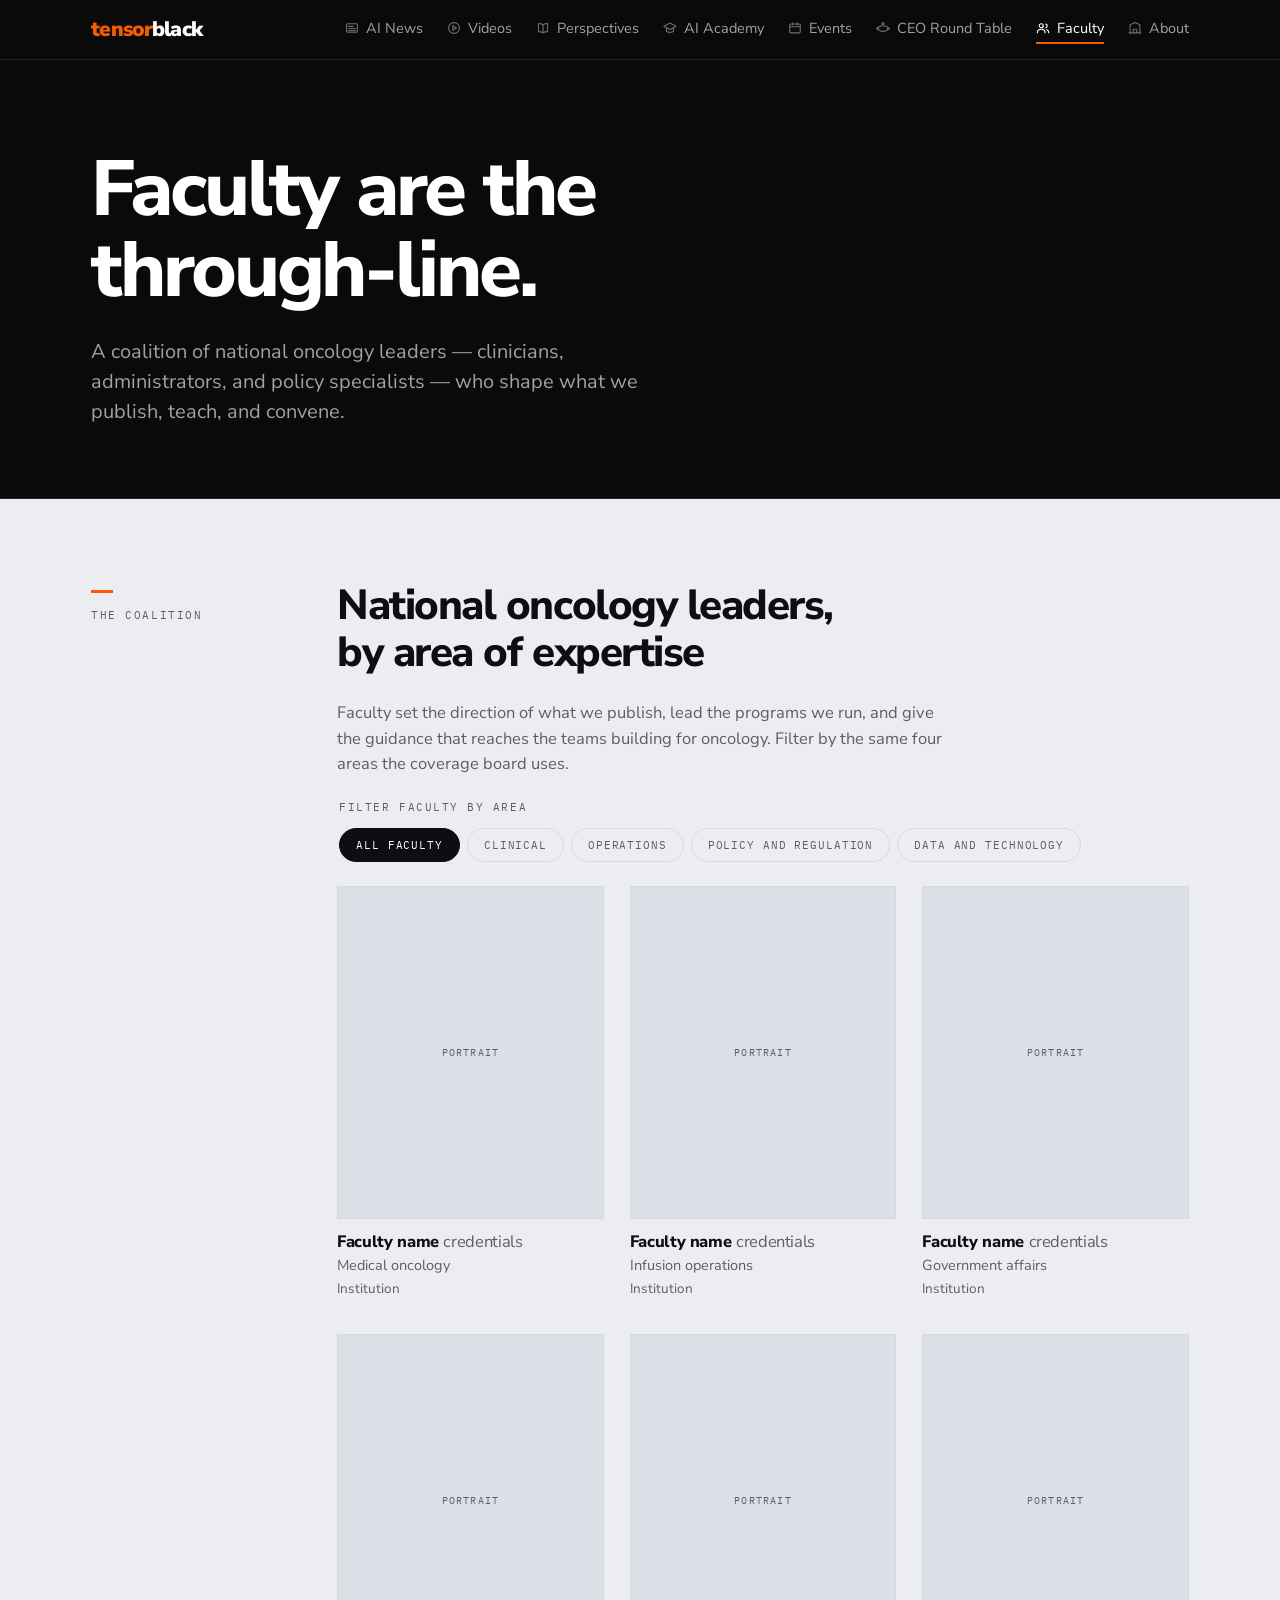
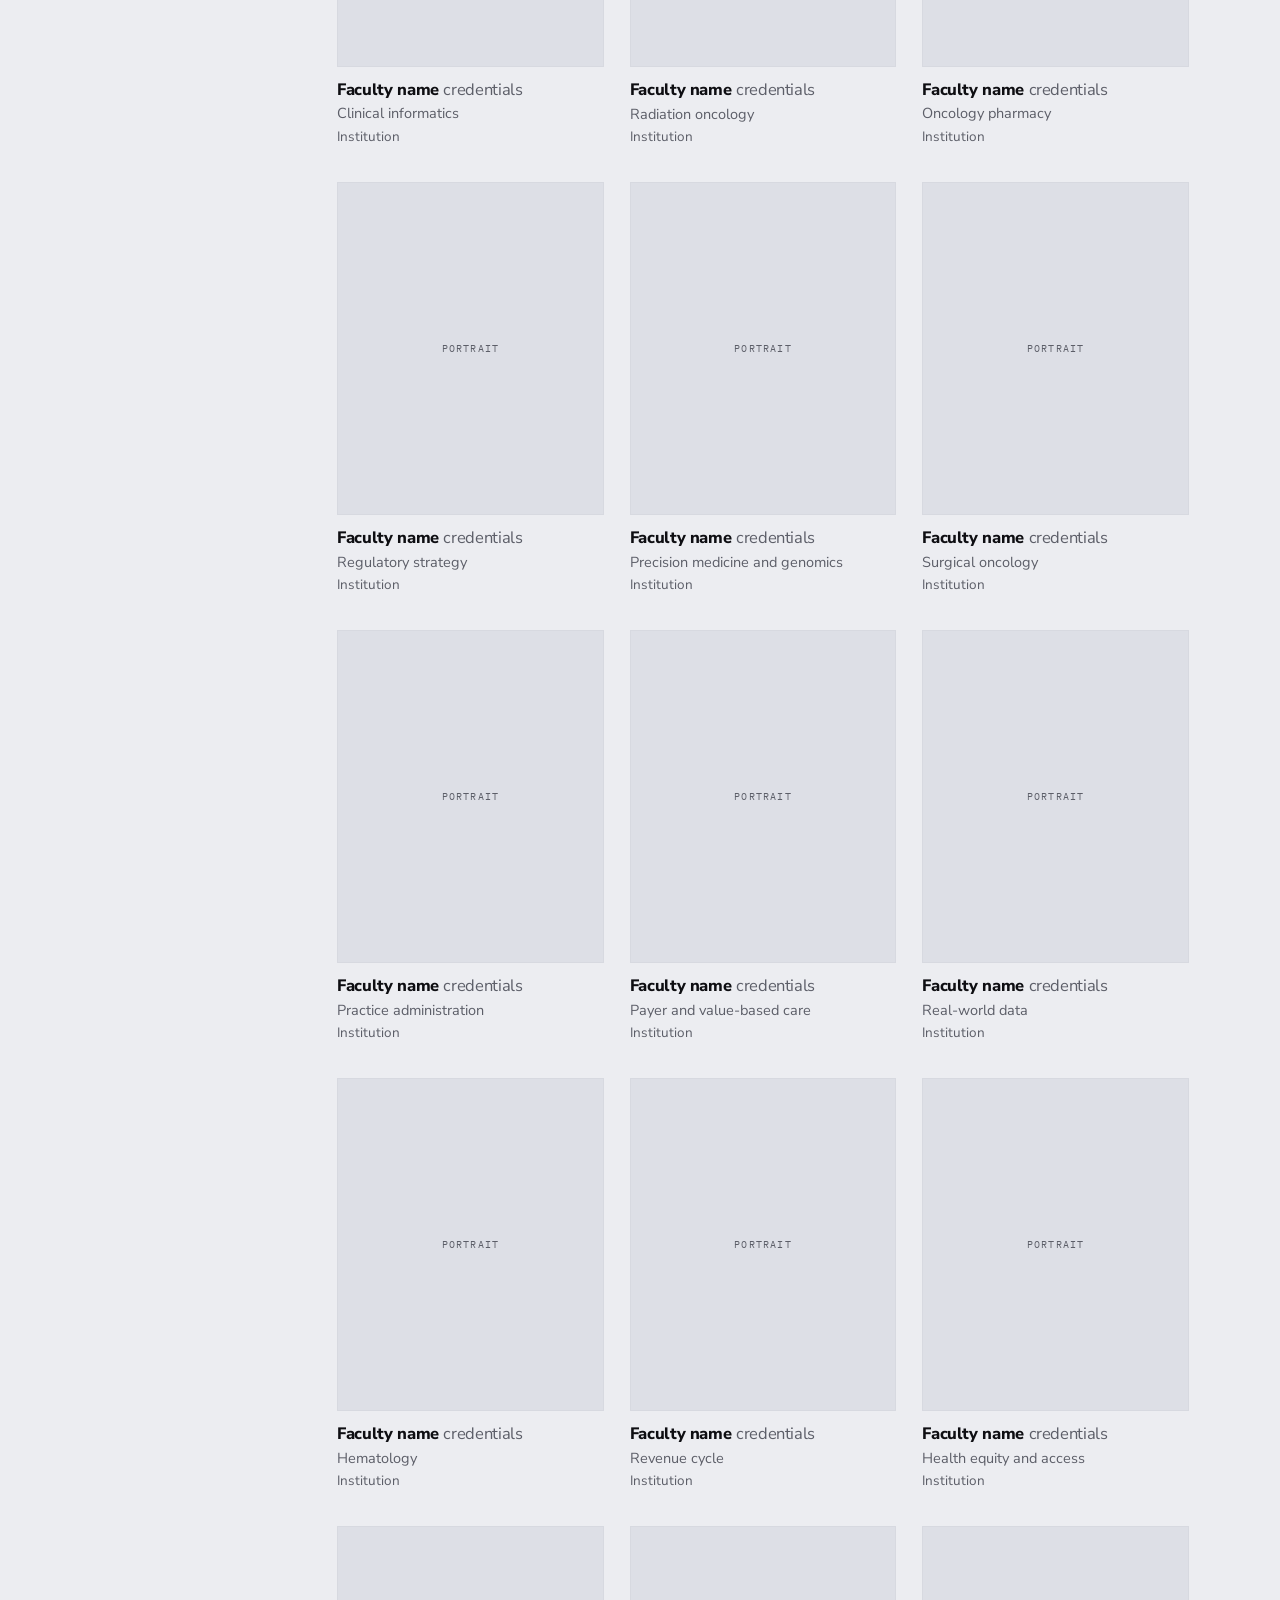
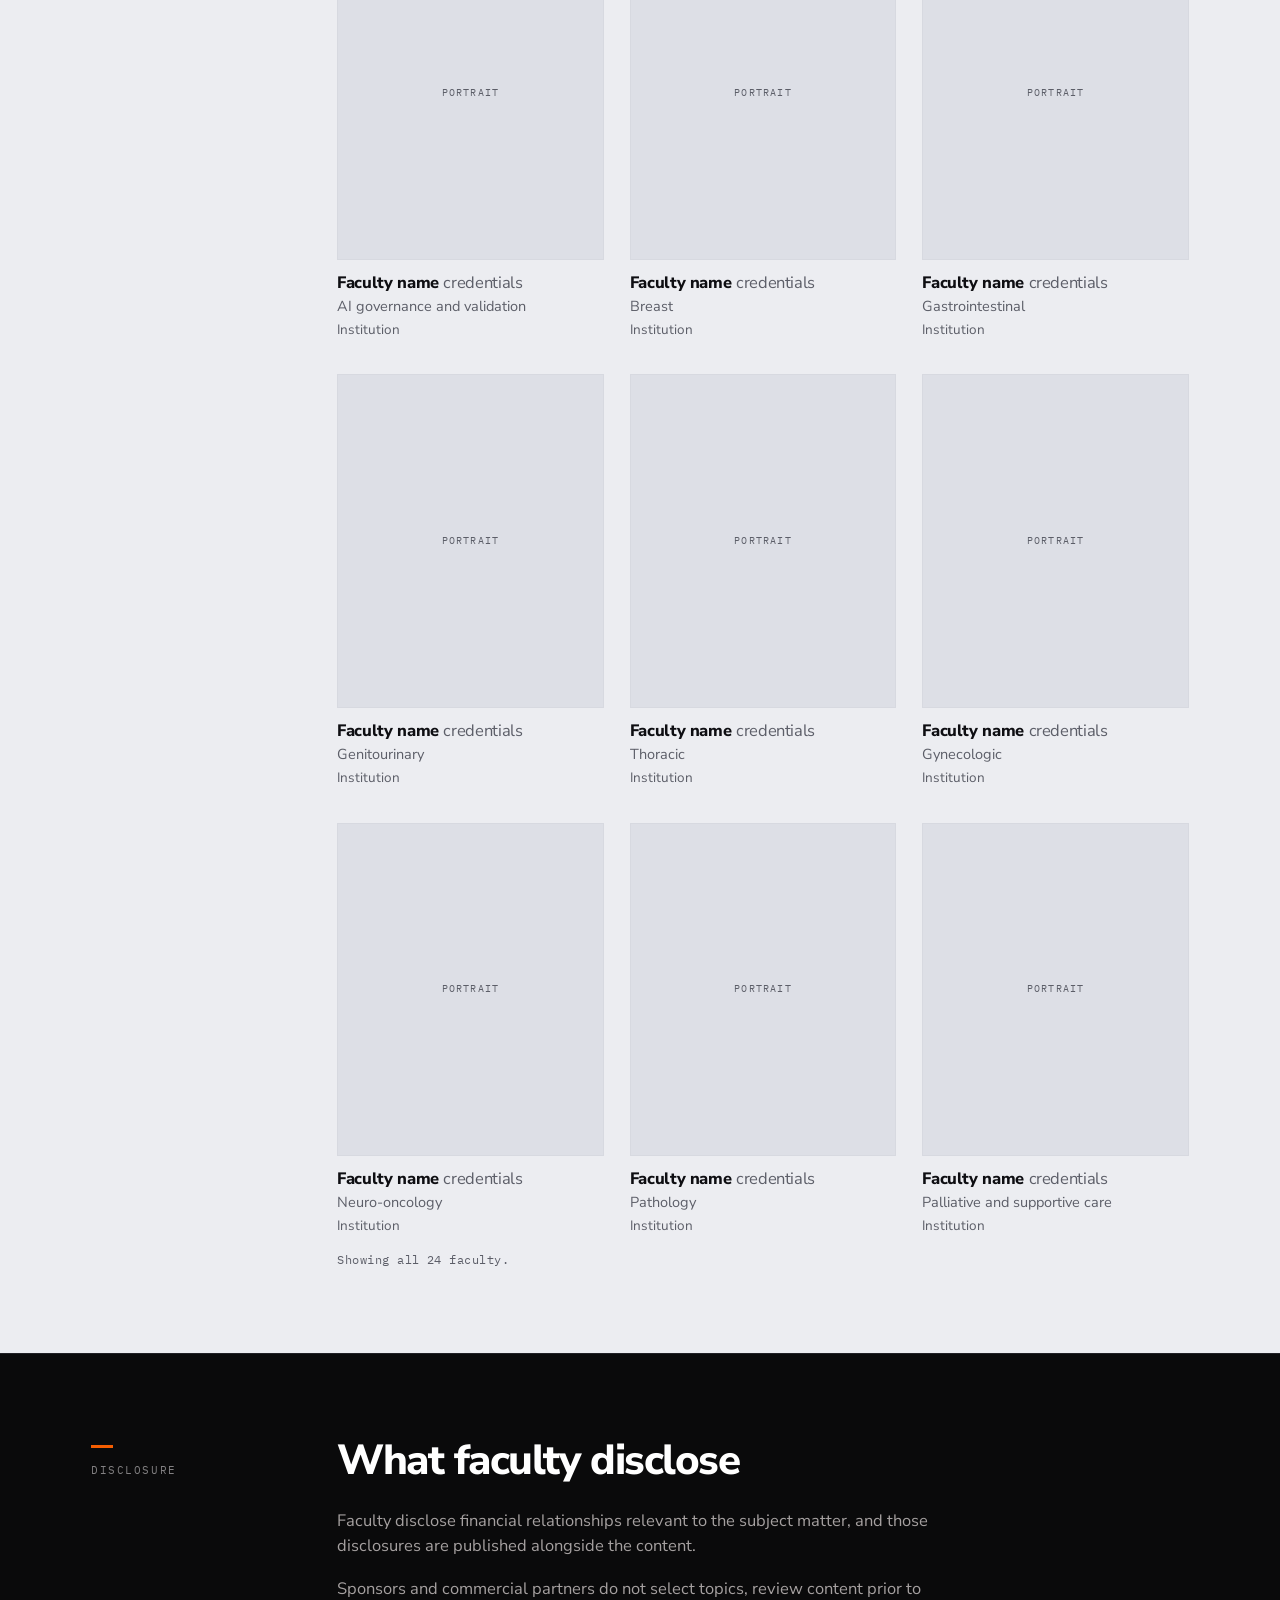
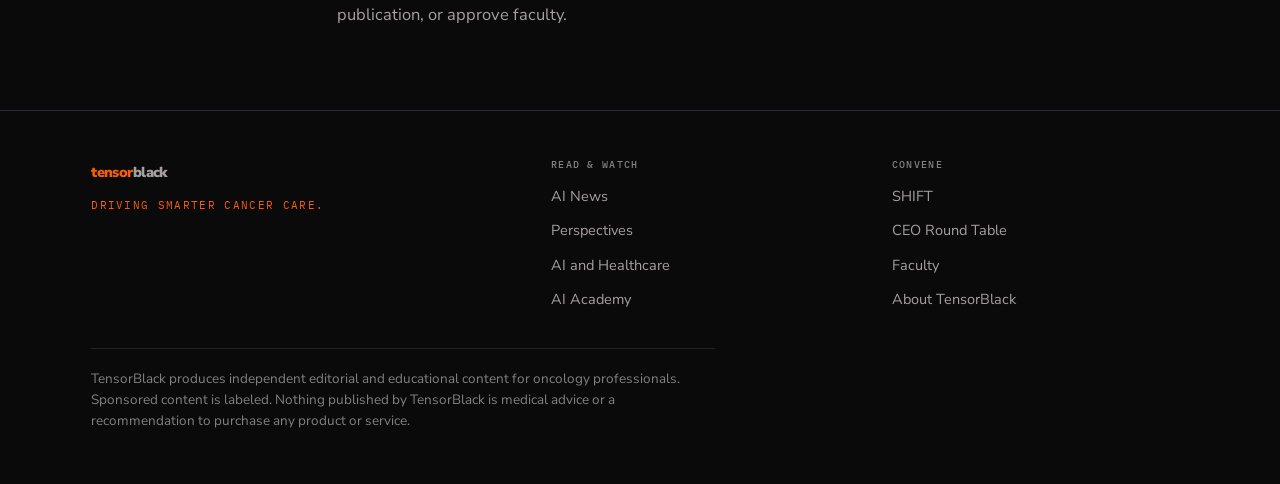
<file: faculty.html>
<!doctype html>
<html lang="en">
<head>
<meta charset="utf-8">
<meta name="viewport" content="width=device-width, initial-scale=1">
<title>Faculty — TensorBlack</title>
<meta name="description" content="A coalition of national oncology leaders who shape what TensorBlack publishes, teaches, and convenes.">
<meta name="theme-color" content="#0A0A0B">
<meta property="og:title" content="Faculty — TensorBlack">
<meta property="og:description" content="Faculty are the through-line, not a credits list.">
<meta property="og:type" content="website">
<link rel="icon" href="data:image/svg+xml,<svg xmlns='http://www.w3.org/2000/svg' viewBox='0 0 32 32'><rect width='32' height='32' fill='%23000'/><rect x='6' y='14' width='20' height='4' fill='%23E8A317'/></svg>">
<link rel="preconnect" href="https://fonts.googleapis.com">
<link rel="preconnect" href="https://fonts.gstatic.com" crossorigin>
<link rel="stylesheet" href="https://fonts.googleapis.com/css2?family=Nunito+Sans:ital,opsz,wght@0,6..12,300;0,6..12,400;0,6..12,600;0,6..12,800;0,6..12,900&family=IBM+Plex+Mono:wght@400;500&display=swap">
<link rel="stylesheet" href="styles.css">
</head>
<body>

<a class="skip-link" href="#main">Skip to content</a>

<header class="masthead">
  <div class="wrap masthead-inner">
    <a class="wordmark" href="/"><i>tensor</i>black</a>
    <nav aria-label="Primary">
      <ul class="nav">
        <li><a href="/news"><svg viewBox="0 0 16 16" aria-hidden="true"><rect x="1.8" y="3.2" width="12.4" height="9.6" rx="1.2"/><path d="M4.2 6.2h5M4.2 8.6h7.6M4.2 11h7.6"/></svg>AI News</a></li>
        <li><a href="/videos"><svg viewBox="0 0 16 16" aria-hidden="true"><circle cx="8" cy="8" r="6.2"/><path d="M6.6 5.4l4.2 2.6-4.2 2.6z"/></svg>Videos</a></li>
        <li><a href="/perspectives"><svg viewBox="0 0 16 16" aria-hidden="true"><path d="M8 4.2c-1.4-1-3-1.4-5.2-1.4v9.4c2.2 0 3.8.4 5.2 1.4 1.4-1 3-1.4 5.2-1.4V2.8c-2.2 0-3.8.4-5.2 1.4z"/><path d="M8 4.2v9.4"/></svg>Perspectives</a></li>
        <li><a href="/academy"><svg viewBox="0 0 16 16" aria-hidden="true"><path d="M8 2.4L15 6l-7 3.6L1 6z"/><path d="M4 7.8v3.4c0 1 1.8 1.8 4 1.8s4-.8 4-1.8V7.8"/></svg>AI Academy</a></li>
        <li><a href="/events"><svg viewBox="0 0 16 16" aria-hidden="true"><rect x="2" y="3.4" width="12" height="10.2" rx="1.2"/><path d="M2 6.6h12M5.4 2v2.6M10.6 2v2.6"/></svg>Events</a></li>
        <li><a href="/ceo-round-table"><svg viewBox="0 0 16 16" aria-hidden="true"><ellipse cx="8" cy="8.6" rx="5.6" ry="3.2"/><circle cx="8" cy="2.9" r="1.2"/><circle cx="14" cy="8.6" r="1.2"/><circle cx="2" cy="8.6" r="1.2"/></svg>CEO Round Table</a></li>
        <li><a href="/faculty" aria-current="page"><svg viewBox="0 0 16 16" aria-hidden="true"><circle cx="6" cy="5.4" r="2.3"/><path d="M1.6 13.4c0-2.6 2-4 4.4-4s4.4 1.4 4.4 4"/><path d="M11.2 3.6a2.2 2.2 0 0 1 0 4.2M12.4 9.9c1.3.5 2.2 1.6 2.2 3.5"/></svg>Faculty</a></li>
        <li><a href="/company"><svg viewBox="0 0 16 16" aria-hidden="true"><path d="M2.4 13.6V4.2L8 1.8l5.6 2.4v9.4"/><path d="M1.2 13.6h13.6M6 13.6V9.4h4v4.2"/></svg>About</a></li>
      </ul>
    </nav>
  </div>
</header>

<main id="main">

  <!-- 1 - Hero ------------------------------------------------------------ -->
  <section class="band">
    <div class="wrap hero-inner">
      <h1>Faculty are the through-line.</h1>
      <p class="standfirst">
        A coalition of national oncology leaders — clinicians,
        administrators, and policy specialists — who shape what we publish,
        teach, and convene.
      </p>
    </div>
  </section>

  <!-- 2 - The coalition -------------------------------------------------------- -->
  <section class="band band-field" id="the-coalition" aria-labelledby="coalition-h">
    <div class="wrap band-inner">
      <p class="rail">The coalition</p>
      <div class="col">
        <h2 class="h-section" id="coalition-h">National oncology leaders, by area of expertise</h2>
        <p>
          Faculty set the direction of what we publish, lead the programs we
          run, and give the guidance that reaches the teams building for
          oncology. Filter by the same four areas the coverage board uses.
        </p>

        <fieldset class="filters" id="faculty-filters">
          <legend>Filter faculty by area</legend>
          <button class="filter" type="button" data-filter="all" aria-pressed="true">All faculty</button>
          <button class="filter" type="button" data-filter="clinical" aria-pressed="false">Clinical</button>
          <button class="filter" type="button" data-filter="operations" aria-pressed="false">Operations</button>
          <button class="filter" type="button" data-filter="policy" aria-pressed="false">Policy and regulation</button>
          <button class="filter" type="button" data-filter="data" aria-pressed="false">Data and technology</button>
        </fieldset>

        <!--
          CURATED ORDER - DO NOT SORT.

          The source document requires that the visible default set, before
          any filtering or scrolling, is a proper male/female mix, and states
          that an alphabetical or date-added sort will not reliably produce
          one. So this order is stored by hand and rendered as written. It
          rotates through the four areas, which is why the first screen spans
          the coalition rather than showing whoever sorts first.

          If a CMS ever renders this list, it must preserve a hand-set order
          field. Do not replace it with ORDER BY surname or ORDER BY created.
        -->
        <div class="roster" id="roster">
          <article class="person" data-group="clinical">
            <div class="portrait" aria-hidden="true"><span>Portrait</span></div>
            <h3>Faculty name <span class="cred">credentials</span></h3>
            <p class="expertise">Medical oncology</p>
            <p class="inst">Institution</p>
          </article>

          <article class="person" data-group="operations">
            <div class="portrait" aria-hidden="true"><span>Portrait</span></div>
            <h3>Faculty name <span class="cred">credentials</span></h3>
            <p class="expertise">Infusion operations</p>
            <p class="inst">Institution</p>
          </article>

          <article class="person" data-group="policy">
            <div class="portrait" aria-hidden="true"><span>Portrait</span></div>
            <h3>Faculty name <span class="cred">credentials</span></h3>
            <p class="expertise">Government affairs</p>
            <p class="inst">Institution</p>
          </article>

          <article class="person" data-group="data">
            <div class="portrait" aria-hidden="true"><span>Portrait</span></div>
            <h3>Faculty name <span class="cred">credentials</span></h3>
            <p class="expertise">Clinical informatics</p>
            <p class="inst">Institution</p>
          </article>

          <article class="person" data-group="clinical">
            <div class="portrait" aria-hidden="true"><span>Portrait</span></div>
            <h3>Faculty name <span class="cred">credentials</span></h3>
            <p class="expertise">Radiation oncology</p>
            <p class="inst">Institution</p>
          </article>

          <article class="person" data-group="operations">
            <div class="portrait" aria-hidden="true"><span>Portrait</span></div>
            <h3>Faculty name <span class="cred">credentials</span></h3>
            <p class="expertise">Oncology pharmacy</p>
            <p class="inst">Institution</p>
          </article>

          <article class="person" data-group="policy">
            <div class="portrait" aria-hidden="true"><span>Portrait</span></div>
            <h3>Faculty name <span class="cred">credentials</span></h3>
            <p class="expertise">Regulatory strategy</p>
            <p class="inst">Institution</p>
          </article>

          <article class="person" data-group="data">
            <div class="portrait" aria-hidden="true"><span>Portrait</span></div>
            <h3>Faculty name <span class="cred">credentials</span></h3>
            <p class="expertise">Precision medicine and genomics</p>
            <p class="inst">Institution</p>
          </article>

          <article class="person" data-group="clinical">
            <div class="portrait" aria-hidden="true"><span>Portrait</span></div>
            <h3>Faculty name <span class="cred">credentials</span></h3>
            <p class="expertise">Surgical oncology</p>
            <p class="inst">Institution</p>
          </article>

          <article class="person" data-group="operations">
            <div class="portrait" aria-hidden="true"><span>Portrait</span></div>
            <h3>Faculty name <span class="cred">credentials</span></h3>
            <p class="expertise">Practice administration</p>
            <p class="inst">Institution</p>
          </article>

          <article class="person" data-group="policy">
            <div class="portrait" aria-hidden="true"><span>Portrait</span></div>
            <h3>Faculty name <span class="cred">credentials</span></h3>
            <p class="expertise">Payer and value-based care</p>
            <p class="inst">Institution</p>
          </article>

          <article class="person" data-group="data">
            <div class="portrait" aria-hidden="true"><span>Portrait</span></div>
            <h3>Faculty name <span class="cred">credentials</span></h3>
            <p class="expertise">Real-world data</p>
            <p class="inst">Institution</p>
          </article>

          <article class="person" data-group="clinical">
            <div class="portrait" aria-hidden="true"><span>Portrait</span></div>
            <h3>Faculty name <span class="cred">credentials</span></h3>
            <p class="expertise">Hematology</p>
            <p class="inst">Institution</p>
          </article>

          <article class="person" data-group="operations">
            <div class="portrait" aria-hidden="true"><span>Portrait</span></div>
            <h3>Faculty name <span class="cred">credentials</span></h3>
            <p class="expertise">Revenue cycle</p>
            <p class="inst">Institution</p>
          </article>

          <article class="person" data-group="policy">
            <div class="portrait" aria-hidden="true"><span>Portrait</span></div>
            <h3>Faculty name <span class="cred">credentials</span></h3>
            <p class="expertise">Health equity and access</p>
            <p class="inst">Institution</p>
          </article>

          <article class="person" data-group="data">
            <div class="portrait" aria-hidden="true"><span>Portrait</span></div>
            <h3>Faculty name <span class="cred">credentials</span></h3>
            <p class="expertise">AI governance and validation</p>
            <p class="inst">Institution</p>
          </article>

          <article class="person" data-group="clinical">
            <div class="portrait" aria-hidden="true"><span>Portrait</span></div>
            <h3>Faculty name <span class="cred">credentials</span></h3>
            <p class="expertise">Breast</p>
            <p class="inst">Institution</p>
          </article>

          <article class="person" data-group="clinical">
            <div class="portrait" aria-hidden="true"><span>Portrait</span></div>
            <h3>Faculty name <span class="cred">credentials</span></h3>
            <p class="expertise">Gastrointestinal</p>
            <p class="inst">Institution</p>
          </article>

          <article class="person" data-group="clinical">
            <div class="portrait" aria-hidden="true"><span>Portrait</span></div>
            <h3>Faculty name <span class="cred">credentials</span></h3>
            <p class="expertise">Genitourinary</p>
            <p class="inst">Institution</p>
          </article>

          <article class="person" data-group="clinical">
            <div class="portrait" aria-hidden="true"><span>Portrait</span></div>
            <h3>Faculty name <span class="cred">credentials</span></h3>
            <p class="expertise">Thoracic</p>
            <p class="inst">Institution</p>
          </article>

          <article class="person" data-group="clinical">
            <div class="portrait" aria-hidden="true"><span>Portrait</span></div>
            <h3>Faculty name <span class="cred">credentials</span></h3>
            <p class="expertise">Gynecologic</p>
            <p class="inst">Institution</p>
          </article>

          <article class="person" data-group="clinical">
            <div class="portrait" aria-hidden="true"><span>Portrait</span></div>
            <h3>Faculty name <span class="cred">credentials</span></h3>
            <p class="expertise">Neuro-oncology</p>
            <p class="inst">Institution</p>
          </article>

          <article class="person" data-group="clinical">
            <div class="portrait" aria-hidden="true"><span>Portrait</span></div>
            <h3>Faculty name <span class="cred">credentials</span></h3>
            <p class="expertise">Pathology</p>
            <p class="inst">Institution</p>
          </article>

          <article class="person" data-group="clinical">
            <div class="portrait" aria-hidden="true"><span>Portrait</span></div>
            <h3>Faculty name <span class="cred">credentials</span></h3>
            <p class="expertise">Palliative and supportive care</p>
            <p class="inst">Institution</p>
          </article>
        </div>

        <p class="board-status" id="roster-status" role="status" aria-live="polite"></p>
      </div>
    </div>
  </section>

  <!-- 3 - Disclosure ------------------------------------------------------- -->
  <section class="band" id="disclosure" aria-labelledby="disc-h">
    <div class="wrap band-inner">
      <p class="rail">Disclosure</p>
      <div class="col prose">
        <h2 class="h-section" id="disc-h">What faculty disclose</h2>
        <p>
          Faculty disclose financial relationships relevant to the subject
          matter, and those disclosures are published alongside the content.
        </p>
        <p>
          Sponsors and commercial partners do not select topics, review content
          prior to publication, or approve faculty.
        </p>
      </div>
    </div>
  </section>

</main>

<footer class="site-footer">
  <div class="wrap">
    <div class="footer-cols">
      <div>
        <a class="wordmark" href="/"><i>tensor</i>black</a>
        <p class="footer-tag">Driving smarter cancer care.</p>
      </div>

      <nav aria-labelledby="f-read">
        <h2 id="f-read">Read &amp; watch</h2>
        <ul>
          <li><a href="/news">AI News</a></li>
          <li><a href="/perspectives">Perspectives</a></li>
          <li><a href="/videos">AI and Healthcare</a></li>
          <li><a href="/academy">AI Academy</a></li>
        </ul>
      </nav>

      <nav aria-labelledby="f-convene">
        <h2 id="f-convene">Convene</h2>
        <ul>
          <li><a href="/events">SHIFT</a></li>
          <li><a href="/ceo-round-table">CEO Round Table</a></li>
          <li><a href="/faculty">Faculty</a></li>
          <li><a href="/company">About TensorBlack</a></li>
        </ul>
      </nav>
    </div>

    <p class="fine-print">
      TensorBlack produces independent editorial and educational content for
      oncology professionals. Sponsored content is labeled. Nothing published
      by TensorBlack is medical advice or a recommendation to purchase any
      product or service.
    </p>
  </div>
</footer>

<script src="main.js" defer></script>
</body>
</html>
</file>
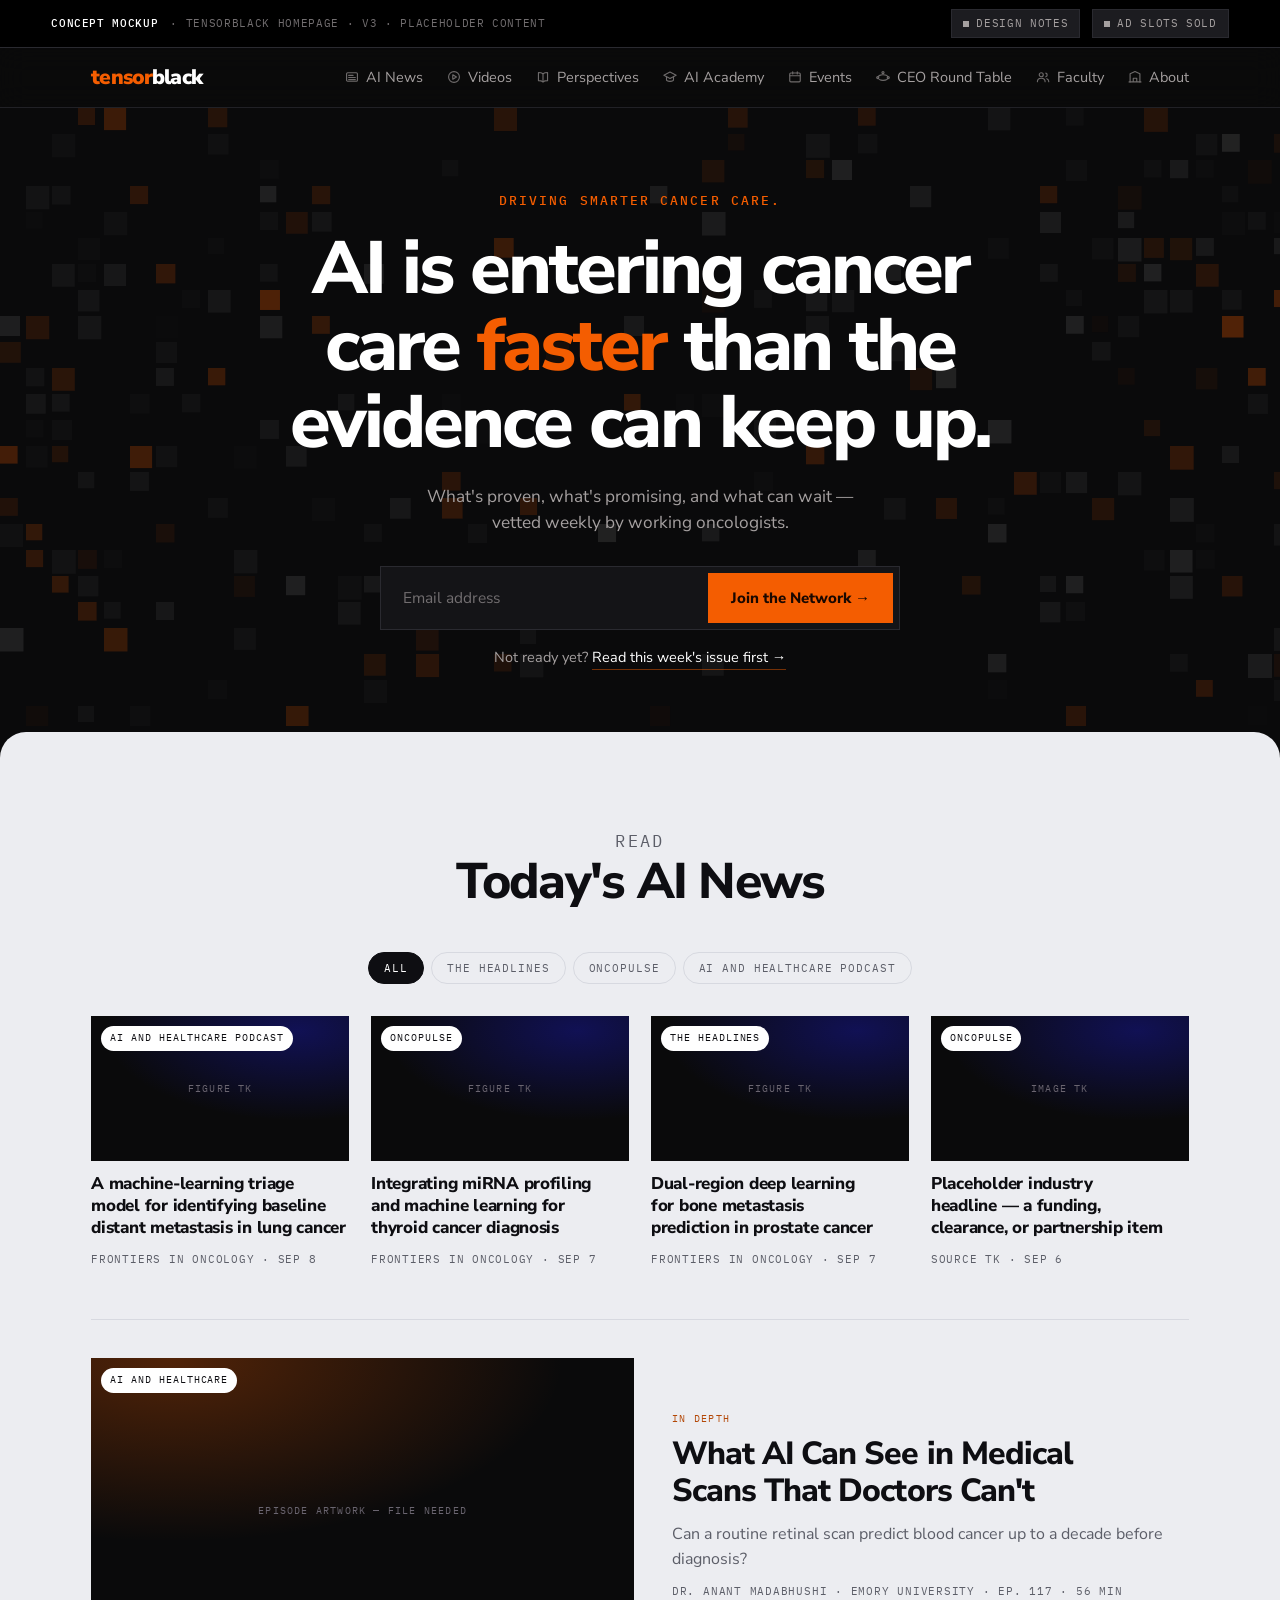
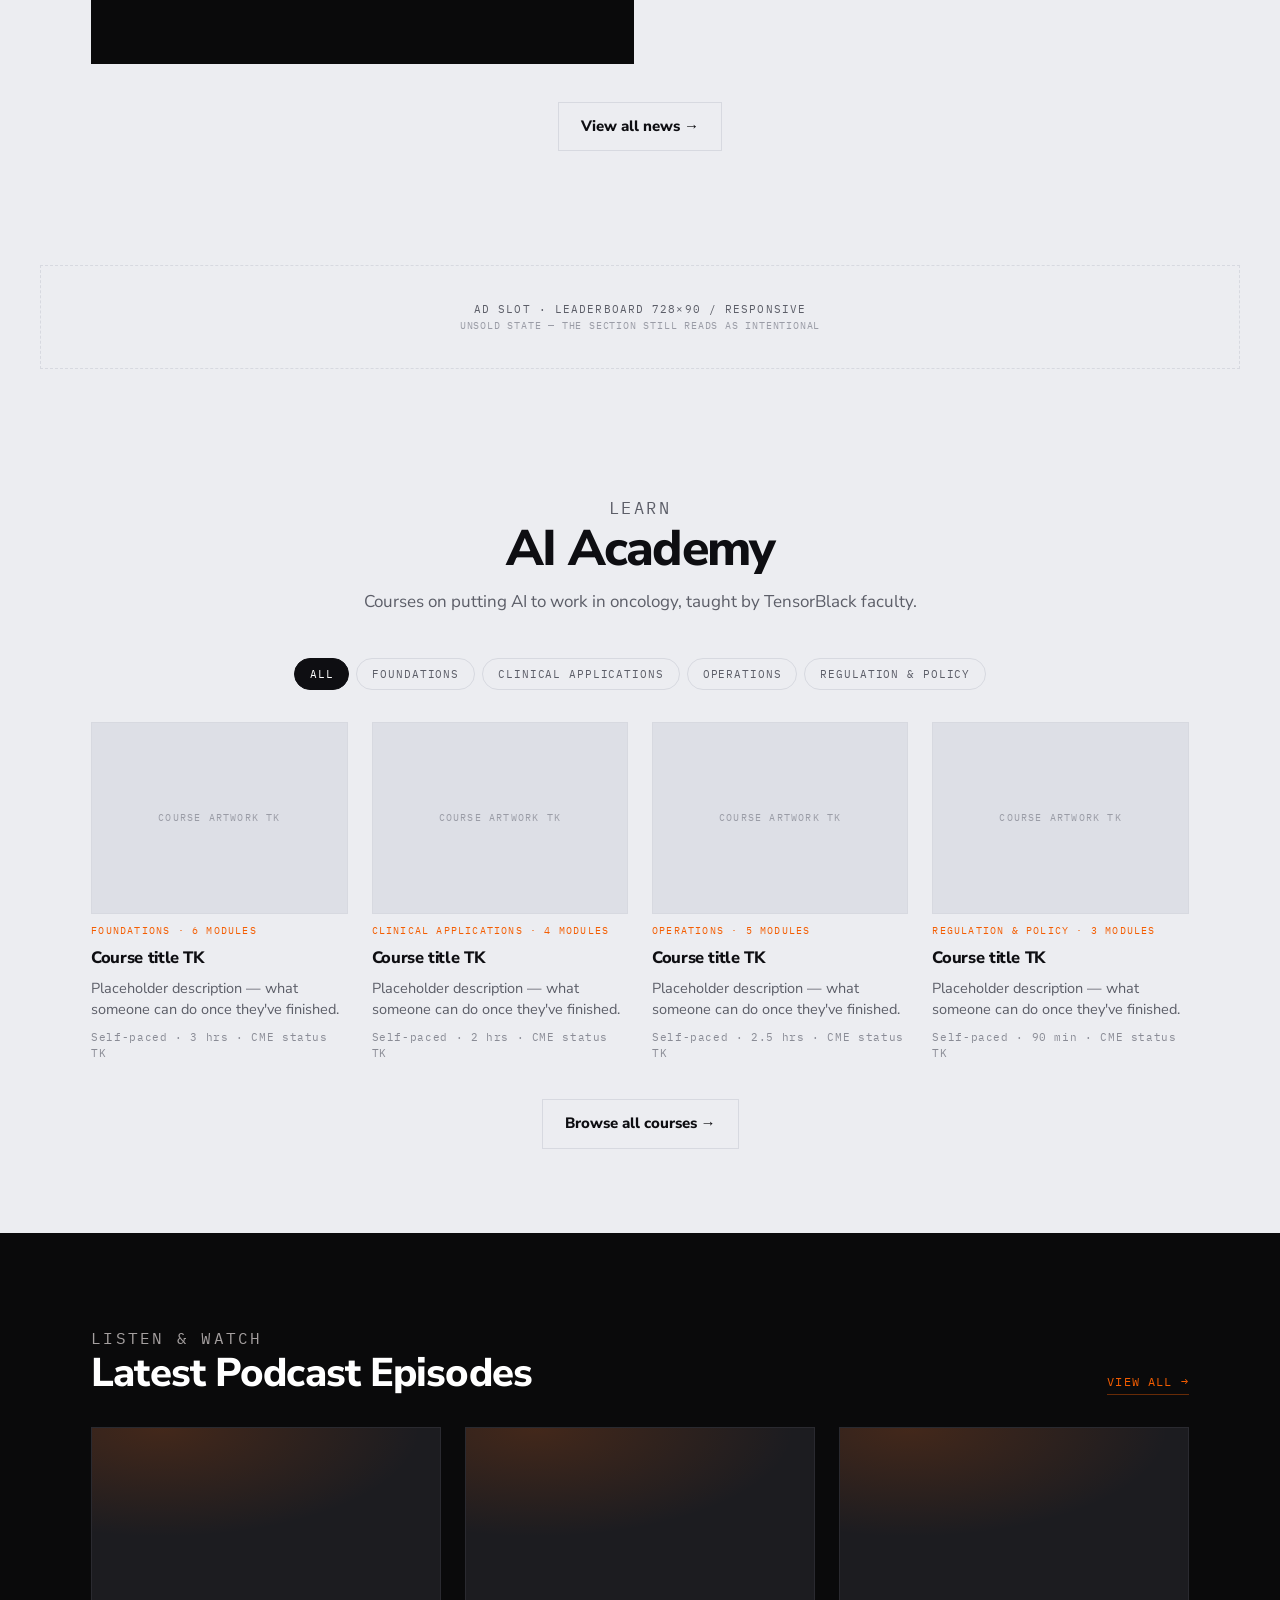
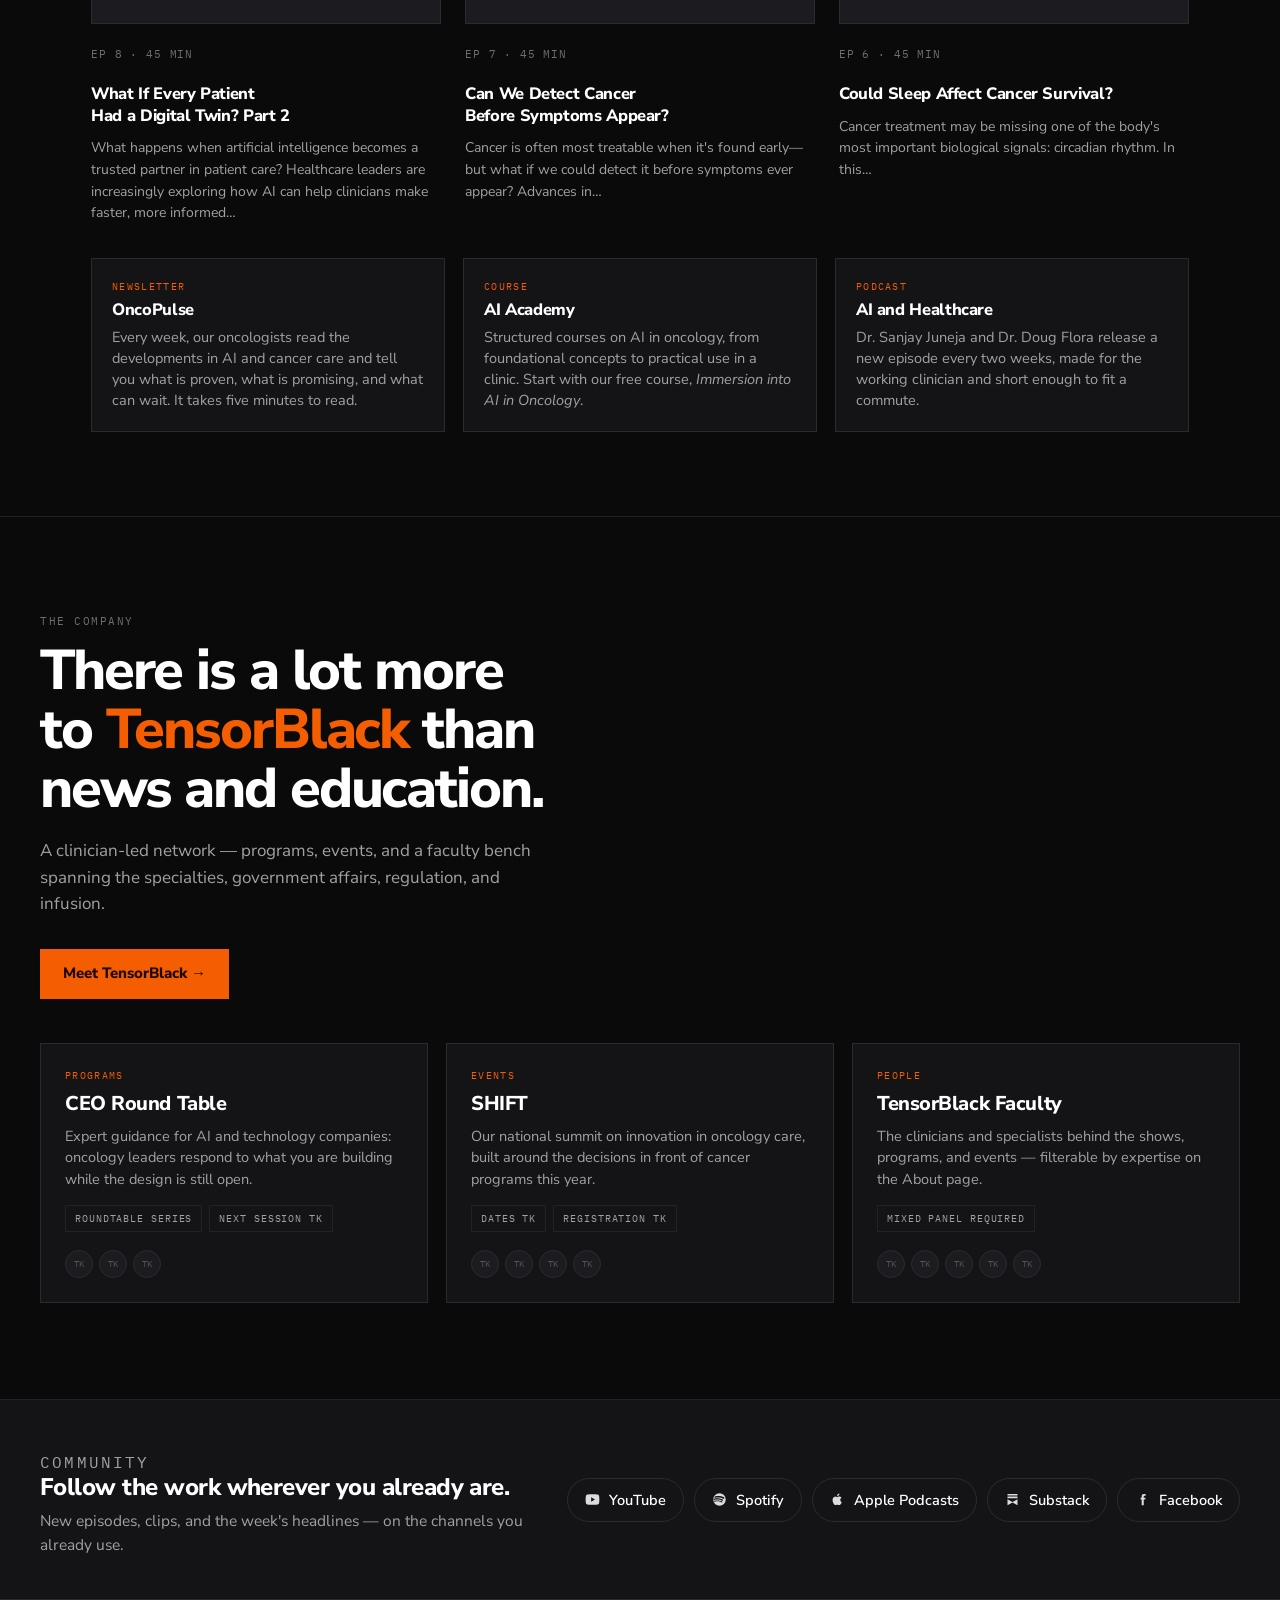
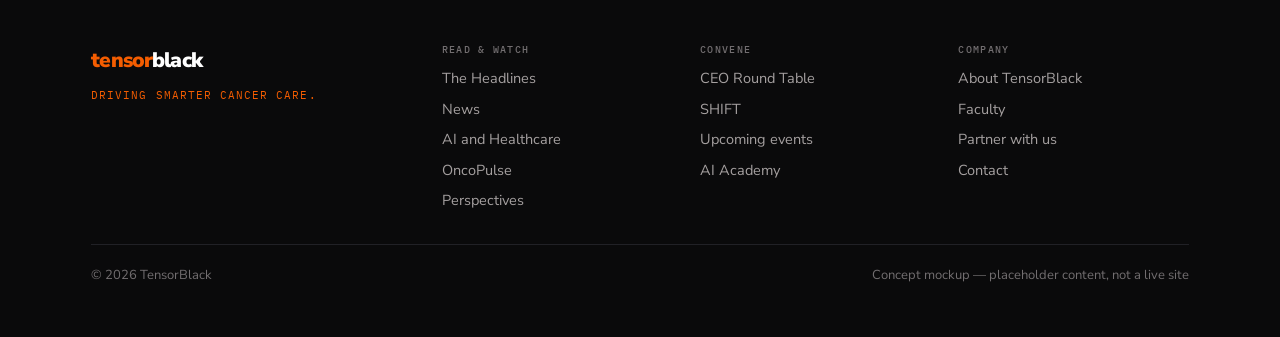
<file: home.html>
<!doctype html>
<html lang="en">
<head>
<meta charset="utf-8">
<meta name="viewport" content="width=device-width,initial-scale=1">
<title>TensorBlack — Driving smarter cancer care</title>
<meta name="description" content="What's proven, what's promising, and what can wait — vetted weekly by working oncologists.">
<meta name="theme-color" content="#0A0A0B">
<link rel="stylesheet" href="https://fonts.googleapis.com/css2?family=Nunito+Sans:ital,opsz,wght@0,6..12,300;0,6..12,400;0,6..12,600;0,6..12,800;0,6..12,900&family=IBM+Plex+Mono:wght@400;500&display=swap">
<style>
  :root{
    --ink:#0A0A0B;
    --ink-2:#141417;
    --ink-3:#1C1C20;
    --line:#2A2A30;
    --line-soft:#212126;
    --white:#FFFFFF;
    --grey:#A5A0A0;
    --grey-dim:#726E70;
    --orange:#F45D01;
    --orange-soft:#FF7A2E;
    --blue:#1E1EE2;

    /* light panel — cool off-white, biased toward the secondary brand blue */
    --paper:#ECEDF1;
    --paper-2:#FFFFFF;
    --paper-line:#D7D9E0;
    --paper-ink:#0E0E12;
    --paper-grey:#5C5E68;

    --sans:"Avenir Next","Avenir","Nunito Sans",-apple-system,BlinkMacSystemFont,"Segoe UI",sans-serif;
    --mono:"IBM Plex Mono",ui-monospace,SFMono-Regular,Menlo,monospace;
    --wrap:1200px;
    --gut:clamp(20px,4vw,52px);
  }

  *{box-sizing:border-box}

  body{
    margin:0;
    background:var(--ink);
    color:var(--white);
    font-family:var(--sans);
    font-size:16px;
    line-height:1.55;
    -webkit-font-smoothing:antialiased;
  }

  a{color:inherit;text-decoration:none}
  :focus-visible{outline:2px solid var(--orange);outline-offset:3px;border-radius:2px}
  h1,h2,h3,h4,h5{margin:0;text-wrap:balance;font-weight:800;letter-spacing:-.022em;line-height:1.12}

  .wrap{max-width:var(--wrap);margin:0 auto;padding-inline:var(--gut)}
  .mono{font-family:var(--mono);font-size:11px;letter-spacing:.12em;text-transform:uppercase}

  /* ---------- mockup control bar ---------- */
  .mockbar{
    position:sticky;top:0;z-index:90;
    display:flex;flex-wrap:wrap;gap:12px;align-items:center;
    padding:9px var(--gut);
    background:#000;border-bottom:1px solid var(--line);
    font-family:var(--mono);font-size:11px;letter-spacing:.06em;text-transform:uppercase;color:var(--grey-dim);
  }
  .mockbar strong{color:var(--white);font-weight:500}
  .mockbar .spacer{flex:1}
  .tgl{
    display:inline-flex;align-items:center;gap:7px;background:var(--ink-3);
    border:1px solid var(--line);color:var(--grey);padding:5px 11px;cursor:pointer;
    font:inherit;letter-spacing:.06em;text-transform:uppercase;
  }
  .tgl:hover{border-color:var(--grey-dim);color:var(--white)}
  .tgl[aria-pressed="true"]{background:var(--orange);border-color:var(--orange);color:#1A0800}
  .dot{width:6px;height:6px;background:currentColor;display:block}

  /* ---------- design notes ---------- */
  .note{display:none;margin:16px 0 0}
  body.notes .note{display:block}
  .note-in{
    border-left:2px solid var(--orange);background:rgba(244,93,1,.07);
    padding:11px 14px;font-size:13px;line-height:1.5;color:#F0D9CB;max-width:64ch;text-align:left;
  }
  .note-in b{display:block;font-family:var(--mono);font-size:10px;letter-spacing:.13em;text-transform:uppercase;color:var(--orange);margin-bottom:4px;font-weight:500}
  .light .note-in{background:rgba(244,93,1,.09);color:#6B3308}
  .light .note-in b{color:#B34706}

  /* ---------- nav ---------- */
  .nav{position:sticky;top:37px;z-index:80;background:rgba(10,10,11,.9);backdrop-filter:blur(14px);border-bottom:1px solid var(--line-soft)}
  .nav-in{max-width:var(--wrap);margin:0 auto;display:flex;align-items:center;gap:30px;padding:13px var(--gut)}
  .logo{font-size:21px;font-weight:900;letter-spacing:-.04em}
  .logo i{color:var(--orange);font-style:normal}
  .nav-links{display:flex;flex-wrap:wrap;gap:10px 24px;font-size:14.5px;color:var(--grey);margin-left:auto}
  .nav-links a{display:inline-flex;align-items:center;gap:7px}
  .nav-links a:hover{color:var(--white)}
  .nav-links svg{width:14px;height:14px;flex:none;fill:none;stroke:currentColor;stroke-width:1.3;stroke-linecap:round;stroke-linejoin:round;opacity:.65}
  .nav-links a:hover svg{opacity:1}
  .btn{display:inline-flex;align-items:center;justify-content:center;gap:8px;padding:12px 22px;font-weight:800;font-size:15px;border:1px solid transparent;cursor:pointer;font-family:inherit}
  .btn-p{background:var(--orange);color:#1A0800}
  .btn-p:hover{background:var(--orange-soft)}
  .btn-s{border-color:var(--line);color:var(--white)}
  .btn-s:hover{border-color:var(--grey-dim);background:var(--ink-2)}
  .btn-ghost{border:1px solid var(--paper-line);color:var(--paper-ink)}
  .btn-ghost:hover{background:var(--paper-2)}

  /* ---------- HERO ---------- */
  .hero{position:relative;overflow:hidden;text-align:center;padding:clamp(48px,6.5vw,86px) 0 clamp(38px,4.5vw,58px)}
  #mosaic{position:absolute;inset:0;width:100%;height:100%;display:block}
  .hero-in{position:relative}

  /* The brand line, promoted out of the footer. Sized above the mono
     eyebrow so it reads as a statement rather than a label. */
  .hero-tag{
    font-family:var(--mono);font-size:13px;font-weight:500;
    letter-spacing:.16em;text-transform:uppercase;color:var(--orange);
    margin:0 0 20px;
  }

  .hero h1{font-size:clamp(36px,5.9vw,74px);letter-spacing:-.04em;line-height:1.04;max-width:19ch;margin-inline:auto}
  .hero h1 em{font-style:normal;color:var(--orange)}
  .hero .lede{font-size:clamp(15px,1.35vw,17.5px);color:var(--grey);max-width:47ch;margin:22px auto 30px;line-height:1.5}

  .capture{display:flex;gap:0;max-width:520px;margin:0 auto;border:1px solid var(--line);background:var(--ink-2);padding:6px}
  .capture input{flex:1;min-width:0;background:transparent;border:0;color:var(--white);padding:13px 16px;font:inherit;font-size:15.5px}
  .capture input::placeholder{color:var(--grey-dim)}
  .capture input:focus{outline:none}
  .capture:focus-within{border-color:var(--orange)}

  /* The low-commitment path: sample the work before handing over an email. */
  .sample{
    margin:16px 0 0;font-size:14.5px;color:var(--grey);
  }
  .sample a{border-bottom:1px solid rgba(244,93,1,.45);padding-bottom:2px;color:var(--white)}
  .sample a:hover{color:var(--orange);border-color:var(--orange)}

  /* ---------- light panel ---------- */
  .light{background:var(--paper);color:var(--paper-ink)}
  .light-top{border-radius:26px 26px 0 0;margin-top:6px}
  .sec{padding:clamp(52px,7vw,84px) 0}
  .sec-c{text-align:center;max-width:60ch;margin:0 auto clamp(28px,4vw,42px)}
  .sec-c h2{font-size:clamp(30px,4.2vw,50px);letter-spacing:-.035em}
  .sec-c p{margin:12px 0 0;font-size:17px;color:var(--paper-grey)}
  .light .eyebrow{color:var(--paper-grey)}
  .eyebrow{font-family:var(--mono);font-size:11px;letter-spacing:.14em;text-transform:uppercase;color:var(--grey-dim);margin:0 0 12px}
  .eyebrow b{color:var(--orange);font-weight:500}

  .chips{display:flex;flex-wrap:wrap;gap:7px;justify-content:center;margin-bottom:32px}
  .chip{
    font-family:var(--mono);font-size:11px;letter-spacing:.08em;text-transform:uppercase;
    background:transparent;border:1px solid var(--paper-line);color:var(--paper-grey);
    padding:8px 15px;cursor:pointer;border-radius:999px;
  }
  .chip:hover{border-color:var(--paper-ink);color:var(--paper-ink)}
  .chip[aria-pressed="true"]{background:var(--paper-ink);border-color:var(--paper-ink);color:var(--paper-2)}

  .feat{display:grid;grid-template-columns:1fr;gap:clamp(26px,3.4vw,40px)}
  .big{display:grid;grid-template-columns:1.05fr 1fr;gap:clamp(20px,3vw,38px);align-items:center;border-top:1px solid var(--paper-line);padding-top:clamp(24px,3vw,38px)}
  .big .shot{aspect-ratio:16/9;background:var(--ink);position:relative;overflow:hidden;display:grid;place-items:center}
  .big .shot::after{content:"";position:absolute;inset:0;background:radial-gradient(120% 100% at 15% 0%,rgba(244,93,1,.30),transparent 60%)}
  .shot .ph{position:relative;z-index:1;font-family:var(--mono);font-size:10px;letter-spacing:.12em;text-transform:uppercase;color:#6A6570}
  .big h3{font-size:clamp(23px,2.6vw,32px);letter-spacing:-.03em;line-height:1.15}
  .big .plus{margin:12px 0 0;color:var(--paper-grey);font-size:16px}
  .big .lead-tag{font-family:var(--mono);font-size:10px;letter-spacing:.13em;text-transform:uppercase;color:#B34706;display:block;margin-bottom:10px}
  .byline{font-family:var(--mono);font-size:11px;letter-spacing:.07em;color:var(--paper-grey);margin-top:12px;text-transform:uppercase}

  .mini{display:grid;grid-template-columns:repeat(4,1fr);gap:22px}
  .m-card .shot{aspect-ratio:16/9;background:var(--ink);position:relative;display:grid;place-items:center;overflow:hidden}
  .m-card .shot::after{content:"";position:absolute;inset:0;background:radial-gradient(120% 100% at 80% 10%,rgba(30,30,226,.34),transparent 62%)}
  .m-card h4{font-size:17px;margin-top:12px;line-height:1.3;letter-spacing:-.015em}
  .tagpill{
    position:absolute;top:10px;left:10px;z-index:2;
    font-family:var(--mono);font-size:9.5px;letter-spacing:.1em;text-transform:uppercase;
    background:var(--paper-2);color:var(--paper-ink);padding:5px 9px;border-radius:999px;
  }
  .center-more{display:flex;justify-content:center;margin-top:38px}

  .news4{display:grid;grid-template-columns:repeat(4,1fr);gap:24px}
  .n-card{display:grid;gap:9px;align-content:start}
  .n-card .shot{aspect-ratio:4/3;background:#DDDFE6;border:1px solid var(--paper-line);display:grid;place-items:center}
  .n-card .shot .ph{color:#9A9CA6}
  .n-card .src{font-family:var(--mono);font-size:10px;letter-spacing:.12em;text-transform:uppercase;color:var(--orange)}
  .n-card h4{font-size:16.5px;line-height:1.3}
  .n-card p{margin:0;font-size:14.5px;color:var(--paper-grey);line-height:1.45}
  .n-card .date{font-family:var(--mono);font-size:10.5px;color:#8A8C96;letter-spacing:.06em}

  /* ---------- ad slots ---------- */
  .adwrap{padding:30px 0}
  .ad{
    border:1px dashed var(--line);display:grid;place-items:center;text-align:center;
    font-family:var(--mono);font-size:11px;letter-spacing:.1em;text-transform:uppercase;
    color:var(--grey-dim);padding:14px;gap:3px;min-height:104px;
  }
  .ad small{display:block;font-size:10px;color:#4E4A4C;letter-spacing:.08em}
  .light .ad{border-color:var(--paper-line);color:var(--paper-grey)}
  .light .ad small{color:#9A9CA6}
  body.ads .ad{border-style:solid;background:linear-gradient(120deg,var(--ink-2),var(--ink-3));color:var(--grey)}
  body.ads .light .ad{background:linear-gradient(120deg,#E1E3EA,#F5F6F9);color:var(--paper-ink)}
  body.ads .ad .empty{display:none}
  .ad .sold{display:none}
  body.ads .ad .sold{display:block}
  .ad .sold b{color:inherit;font-weight:700;letter-spacing:.04em}

  /* ---------- shows (dark) ---------- */
  .sec-head{display:flex;flex-wrap:wrap;gap:14px 26px;align-items:flex-end;justify-content:space-between;margin-bottom:32px}
  .sec-head h2{font-size:clamp(27px,3.4vw,40px)}
  .sec-head p{margin:9px 0 0;color:var(--grey);max-width:52ch;font-size:16px}
  .more{font-family:var(--mono);font-size:11.5px;letter-spacing:.1em;text-transform:uppercase;color:var(--orange);border-bottom:1px solid rgba(244,93,1,.4);padding-bottom:3px}
  .more:hover{color:var(--orange-soft);border-color:var(--orange-soft)}
  .light .more{color:#B34706;border-color:rgba(179,71,6,.35)}

  .eps{display:grid;grid-template-columns:repeat(3,1fr);gap:24px}
  .ep{display:grid;gap:11px;align-content:start}
  .ep .thumb{aspect-ratio:16/9;background:var(--ink-3);border:1px solid var(--line);position:relative;display:grid;place-items:center}
  .ep .thumb::after{content:"";position:absolute;inset:0;background:radial-gradient(120% 90% at 20% 0%,rgba(244,93,1,.18),transparent 62%)}
  .ep:hover .thumb{border-color:var(--grey-dim)}
  .ep h3{font-size:16.5px;line-height:1.3}
  .ep .guest{font-size:14px;color:var(--grey);margin:0}
  .ep .guest b{color:var(--white);font-weight:600}
  .metaline{font-family:var(--mono);font-size:10.5px;letter-spacing:.08em;text-transform:uppercase;color:var(--grey-dim)}

  .props{display:grid;grid-template-columns:repeat(3,1fr);gap:18px;margin-top:34px}
  .prop{border:1px solid var(--line);padding:20px;display:grid;gap:7px;align-content:start;background:var(--ink-2)}
  .prop:hover{border-color:var(--orange)}
  .prop h4{font-size:16.5px}
  .prop p{margin:0;color:var(--grey);font-size:14.5px;line-height:1.45}
  .prop .kind{font-family:var(--mono);font-size:10px;letter-spacing:.13em;text-transform:uppercase;color:var(--orange)}

  /* ---------- TensorBlack block → About ---------- */
  .tb{border-top:1px solid var(--line-soft);position:relative;overflow:hidden}
  .tb-in{padding:clamp(56px,8vw,96px) 0}
  .tb-lead{max-width:22ch;font-size:clamp(30px,4.6vw,56px);letter-spacing:-.038em;line-height:1.05}
  .tb-lead em{font-style:normal;color:var(--orange)}
  .tb-sub{color:var(--grey);font-size:17px;max-width:52ch;margin:20px 0 32px}
  .tb-grid{display:grid;grid-template-columns:repeat(3,1fr);gap:18px;margin-top:44px}
  .tb-card{border:1px solid var(--line);background:var(--ink-2);padding:24px;display:grid;gap:10px;align-content:start}
  .tb-card:hover{border-color:var(--grey-dim)}
  .tb-card .kind{font-family:var(--mono);font-size:10px;letter-spacing:.13em;text-transform:uppercase;color:var(--orange)}
  .tb-card h4{font-size:20px}
  .tb-card p{margin:0;color:var(--grey);font-size:14.5px;line-height:1.5}
  .tb-card .facts{display:flex;flex-wrap:wrap;gap:7px;margin-top:4px}
  .fact{font-family:var(--mono);font-size:10px;letter-spacing:.09em;text-transform:uppercase;color:var(--grey);border:1px solid var(--line-soft);padding:5px 9px}
  .faces{display:flex;gap:6px;margin-top:8px}
  .face{width:28px;height:28px;border-radius:50%;background:var(--ink-3);border:1px solid var(--line);display:grid;place-items:center;font-family:var(--mono);font-size:9px;color:#57535A}

  /* ---------- partner + footer ---------- */
  .partner{border-top:1px solid var(--line-soft);background:var(--ink-2)}
  .partner-in{display:grid;grid-template-columns:1fr auto;gap:26px 40px;align-items:center;padding:42px 0}
  .partner h2{font-size:24px}
  .partner p{margin:8px 0 0;color:var(--grey);max-width:56ch;font-size:15.5px}
  .channels{display:flex;flex-wrap:wrap;gap:10px}
  .chan{
    display:inline-flex;align-items:center;gap:9px;
    border:1px solid var(--line);border-radius:999px;
    padding:10px 17px;font-size:14.5px;font-weight:600;color:var(--white);
  }
  .chan:hover{border-color:var(--orange);background:var(--ink-3)}
  .chan svg{width:15px;height:15px;flex:none;fill:currentColor;opacity:.85}
  .chan:hover svg{opacity:1;color:var(--orange)}

  footer{border-top:1px solid var(--line);padding:44px 0 52px}
  .fgrid{display:grid;grid-template-columns:1.4fr 1fr 1fr 1fr;gap:28px}
  .fgrid h5{margin:0 0 12px;font-family:var(--mono);font-size:10px;letter-spacing:.13em;text-transform:uppercase;color:var(--grey-dim);font-weight:500}
  .fgrid ul{list-style:none;margin:0;padding:0;display:grid;gap:8px;font-size:14.5px;color:var(--grey)}
  .fgrid a:hover{color:var(--white)}
  .fbase{margin-top:32px;padding-top:20px;border-top:1px solid var(--line-soft);display:flex;flex-wrap:wrap;gap:14px;justify-content:space-between;font-size:13px;color:var(--grey-dim)}
  .tag{font-family:var(--mono);font-size:10.5px;letter-spacing:.1em;text-transform:uppercase;color:var(--orange)}

  @media (max-width:1000px){
    .news4{grid-template-columns:1fr 1fr}
    .eps{grid-template-columns:1fr 1fr}
    .mini{grid-template-columns:1fr 1fr}
    .big{grid-template-columns:1fr}
    .tb-grid,.props{grid-template-columns:1fr}
    .partner-in{grid-template-columns:1fr}
    .fgrid{grid-template-columns:1fr 1fr}
    .nav-in{flex-wrap:wrap;gap:10px 20px}
    .nav-links{margin-left:0;width:100%;gap:8px 20px;font-size:13.5px}
  }
  @media (max-width:560px){
    .news4,.eps,.mini{grid-template-columns:1fr}
    .capture{flex-wrap:wrap}
    .capture input{min-width:100%}
    .capture .btn{width:100%}
  }
  @media (prefers-reduced-motion:reduce){*{animation:none!important;transition:none!important}}
</style>
</head>
<body>

<div class="mockbar">
  <strong>Concept mockup</strong> · TensorBlack homepage · v3 · placeholder content
  <span class="spacer"></span>
  <button class="tgl" id="btnNotes" aria-pressed="false"><span class="dot"></span> Design notes</button>
  <button class="tgl" id="btnAds" aria-pressed="false"><span class="dot"></span> Ad slots sold</button>
</div>

<div class="nav">
  <div class="nav-in">
    <a class="logo" href="/"><i>tensor</i>black</a>
    <nav class="nav-links">
      <a href="#news"><svg viewBox="0 0 16 16" aria-hidden="true"><rect x="1.8" y="3.2" width="12.4" height="9.6" rx="1.2"/><path d="M4.2 6.2h5M4.2 8.6h7.6M4.2 11h7.6"/></svg>AI News</a>
      <a href="#shows"><svg viewBox="0 0 16 16" aria-hidden="true"><circle cx="8" cy="8" r="6.2"/><path d="M6.6 5.4l4.2 2.6-4.2 2.6z"/></svg>Videos</a>
      <a href="/perspectives"><svg viewBox="0 0 16 16" aria-hidden="true"><path d="M8 4.2c-1.4-1-3-1.4-5.2-1.4v9.4c2.2 0 3.8.4 5.2 1.4 1.4-1 3-1.4 5.2-1.4V2.8c-2.2 0-3.8.4-5.2 1.4z"/><path d="M8 4.2v9.4"/></svg>Perspectives</a>
      <a href="#academy"><svg viewBox="0 0 16 16" aria-hidden="true"><path d="M8 2.4L15 6l-7 3.6L1 6z"/><path d="M4 7.8v3.4c0 1 1.8 1.8 4 1.8s4-.8 4-1.8V7.8"/></svg>AI Academy</a>
      <a href="/events"><svg viewBox="0 0 16 16" aria-hidden="true"><rect x="2" y="3.4" width="12" height="10.2" rx="1.2"/><path d="M2 6.6h12M5.4 2v2.6M10.6 2v2.6"/></svg>Events</a>
      <a href="/ceo-round-table"><svg viewBox="0 0 16 16" aria-hidden="true"><ellipse cx="8" cy="8.6" rx="5.6" ry="3.2"/><circle cx="8" cy="2.9" r="1.2"/><circle cx="14" cy="8.6" r="1.2"/><circle cx="2" cy="8.6" r="1.2"/></svg>CEO Round Table</a>
      <a href="/faculty"><svg viewBox="0 0 16 16" aria-hidden="true"><circle cx="6" cy="5.4" r="2.3"/><path d="M1.6 13.4c0-2.6 2-4 4.4-4s4.4 1.4 4.4 4"/><path d="M11.2 3.6a2.2 2.2 0 0 1 0 4.2M12.4 9.9c1.3.5 2.2 1.6 2.2 3.5"/></svg>Faculty</a>
      <a href="/company"><svg viewBox="0 0 16 16" aria-hidden="true"><path d="M2.4 13.6V4.2L8 1.8l5.6 2.4v9.4"/><path d="M1.2 13.6h13.6M6 13.6V9.4h4v4.2"/></svg>About</a>
    </nav>
  </div>
</div>

<!-- ============ HERO ============ -->
<section class="hero" id="hero">
  <canvas id="mosaic" aria-hidden="true"></canvas>
  <div class="wrap hero-in">
    <p class="hero-tag">Driving smarter cancer care.</p>
    <h1>AI is entering cancer care <em>faster</em> than the evidence can keep up.</h1>
    <p class="lede">What's proven, what's promising, and what can wait — vetted weekly by working oncologists.</p>

    <form class="capture" onsubmit="return false">
      <input type="email" id="hero-email" placeholder="Email address" aria-label="Email address">
      <button class="btn btn-p" type="submit">Join the Network →</button>
    </form>

    <p class="sample">Not ready yet? <a href="#news">Read this week's issue first →</a></p>

    <div class="note" style="max-width:64ch;margin-inline:auto"><div class="note-in"><b>Revised — Doug's notes</b>Four changes here. The headline was "faster than anyone can evaluate it", which put the failure on the reader; it now reads "faster than the evidence can keep up", which puts it on the field. The subhead was a generic three-imperative line; it is now the OncoPulse promise, which is the only sentence in the copy that says why this source is worth trusting. "Subscribe" became "Join the Network". And the brand line has been promoted out of the footer to sit above the headline. The sample link under the form is the answer to the drop-off point: there is now a way to read the work before handing over an email.</div></div>
  </div>
</section>

<!-- ============ LATEST ISSUES ============ -->
<div class="light light-top">
  <section class="sec" id="news">
    <div class="wrap">
      <div class="sec-c">
        <p class="eyebrow">Read</p>
        <h2>Today's AI News</h2>
      </div>

      <div class="chips" id="newsChips">
        <button class="chip" data-f="all" aria-pressed="true">All</button>
        <button class="chip" data-f="brief" aria-pressed="false">The Headlines</button>
        <button class="chip" data-f="pulse" aria-pressed="false">OncoPulse</button>
        <button class="chip" data-f="pod" aria-pressed="false">AI and Healthcare Podcast</button>
      </div>

      <div class="feat">
        <div class="mini">
          <article class="m-card" data-n="pod">
            <div class="shot"><span class="tagpill">AI and Healthcare Podcast</span><span class="ph">Figure TK</span></div>
            <h4>A machine-learning triage model for identifying baseline distant metastasis in lung cancer</h4>
            <p class="byline">Frontiers in Oncology · Sep 8</p>
          </article>
          <article class="m-card" data-n="pulse">
            <div class="shot"><span class="tagpill">OncoPulse</span><span class="ph">Figure TK</span></div>
            <h4>Integrating miRNA profiling and machine learning for thyroid cancer diagnosis</h4>
            <p class="byline">Frontiers in Oncology · Sep 7</p>
          </article>
          <article class="m-card" data-n="brief">
            <div class="shot"><span class="tagpill">The Headlines</span><span class="ph">Figure TK</span></div>
            <h4>Dual-region deep learning for bone metastasis prediction in prostate cancer</h4>
            <p class="byline">Frontiers in Oncology · Sep 7</p>
          </article>
          <article class="m-card" data-n="pulse">
            <div class="shot"><span class="tagpill">OncoPulse</span><span class="ph">Image TK</span></div>
            <h4>Placeholder industry headline — a funding, clearance, or partnership item</h4>
            <p class="byline">Source TK · Sep 6</p>
          </article>
        </div>

        <article class="big" data-n="pod">
          <div class="shot"><span class="tagpill">AI and Healthcare</span><span class="ph">Episode artwork — file needed</span></div>
          <div class="big-body">
            <span class="lead-tag">In Depth</span>
            <h3>What AI Can See in Medical Scans That Doctors Can't</h3>
            <p class="plus">Can a routine retinal scan predict blood cancer up to a decade before diagnosis?</p>
            <p class="byline">Dr. Anant Madabhushi · Emory University · Ep. 117 · 56 min</p>
          </div>
        </article>
      </div>

      <div class="center-more"><a class="btn btn-ghost" href="#">View all news →</a></div>

      <div class="note"><div class="note-in"><b>Eyebrow added</b>This section and AI Academy had no eyebrow while Shows, The company and Community did. All five major sections now carry one, and the labels name the mode rather than repeating the heading: Read, Learn, Listen &amp; watch, The company, Community.</div></div>
    </div>
  </section>

  <div class="wrap adwrap">
    <div class="ad">
      <div class="empty">Ad slot · Leaderboard 728×90 / responsive<small>Unsold state — the section still reads as intentional</small></div>
      <div class="sold"><b>Sponsor creative</b><small>Leaderboard 728×90 · sold state</small></div>
    </div>
  </div>

  <!-- ============ AI ACADEMY ============ -->
  <section class="sec" id="academy">
    <div class="wrap">
      <div class="sec-c">
        <p class="eyebrow">Learn</p>
        <h2>AI Academy</h2>
        <p>Courses on putting AI to work in oncology, taught by TensorBlack faculty.</p>
      </div>

      <div class="chips" id="academyChips">
        <button class="chip" data-f="all" aria-pressed="true">All</button>
        <button class="chip" data-f="foundations" aria-pressed="false">Foundations</button>
        <button class="chip" data-f="clinical" aria-pressed="false">Clinical applications</button>
        <button class="chip" data-f="ops" aria-pressed="false">Operations</button>
        <button class="chip" data-f="policy" aria-pressed="false">Regulation &amp; policy</button>
      </div>

      <div class="news4">
        <article class="n-card" data-k="foundations">
          <div class="shot"><span class="ph mono">Course artwork TK</span></div>
          <span class="src">Foundations · 6 modules</span>
          <h4>Course title TK</h4>
          <p>Placeholder description — what someone can do once they've finished.</p>
          <span class="date">Self-paced · 3 hrs · CME status TK</span>
        </article>
        <article class="n-card" data-k="clinical">
          <div class="shot"><span class="ph mono">Course artwork TK</span></div>
          <span class="src">Clinical applications · 4 modules</span>
          <h4>Course title TK</h4>
          <p>Placeholder description — what someone can do once they've finished.</p>
          <span class="date">Self-paced · 2 hrs · CME status TK</span>
        </article>
        <article class="n-card" data-k="ops">
          <div class="shot"><span class="ph mono">Course artwork TK</span></div>
          <span class="src">Operations · 5 modules</span>
          <h4>Course title TK</h4>
          <p>Placeholder description — what someone can do once they've finished.</p>
          <span class="date">Self-paced · 2.5 hrs · CME status TK</span>
        </article>
        <article class="n-card" data-k="policy">
          <div class="shot"><span class="ph mono">Course artwork TK</span></div>
          <span class="src">Regulation &amp; policy · 3 modules</span>
          <h4>Course title TK</h4>
          <p>Placeholder description — what someone can do once they've finished.</p>
          <span class="date">Self-paced · 90 min · CME status TK</span>
        </article>
      </div>

      <div class="center-more"><a class="btn btn-ghost" href="#">Browse all courses →</a></div>
    </div>
  </section>
</div>

<!-- ============ SHOWS ============ -->
<section class="sec" id="shows">
  <div class="wrap">
    <div class="sec-head">
      <div>
        <p class="eyebrow">Listen &amp; watch</p>
        <h2>Latest Podcast Episodes</h2>
      </div>
      <a class="more" href="#">View all →</a>
    </div>

    <div class="eps">
      <article class="ep">
        <div class="thumb"></div>
        <p class="metaline">Ep 8 · 45 min</p>
        <h3>What If Every Patient Had a Digital Twin? Part 2</h3>
        <p class="guest">What happens when artificial intelligence becomes a trusted partner in patient care? Healthcare leaders are increasingly exploring how AI can help clinicians make faster, more informed…</p>
      </article>
      <article class="ep">
        <div class="thumb"></div>
        <p class="metaline">Ep 7 · 45 min</p>
        <h3>Can We Detect Cancer Before Symptoms Appear?</h3>
        <p class="guest">Cancer is often most treatable when it's found early—but what if we could detect it before symptoms ever appear? Advances in…</p>
      </article>
      <article class="ep">
        <div class="thumb"></div>
        <p class="metaline">Ep 6 · 45 min</p>
        <h3>Could Sleep Affect Cancer Survival?</h3>
        <p class="guest">Cancer treatment may be missing one of the body's most important biological signals: circadian rhythm. In this…</p>
      </article>
    </div>

    <div class="props">
      <a class="prop" href="#"><span class="kind">Newsletter</span><h4>OncoPulse</h4><p>Every week, our oncologists read the developments in AI and cancer care and tell you what is proven, what is promising, and what can wait. It takes five minutes to read.</p></a>
      <a class="prop" href="#academy"><span class="kind">Course</span><h4>AI Academy</h4><p>Structured courses on AI in oncology, from foundational concepts to practical use in a clinic. Start with our free course, <em>Immersion into AI in Oncology</em>.</p></a>
      <a class="prop" href="#"><span class="kind">Podcast</span><h4>AI and Healthcare</h4><p>Dr. Sanjay Juneja and Dr. Doug Flora release a new episode every two weeks, made for the working clinician and short enough to fit a commute.</p></a>
    </div>

    <div class="note"><div class="note-in"><b>Unresolved from the previous draft</b>Two facts on the live site still contradict the mockup and need reconciling before build: OncoPulse is the newsletter, "five minutes to read", which means the separate "The Headlines" newsletter in the filter chips above does not exist; and the podcast ships every two weeks, not weekly. Episode numbering is inconsistent too — the site shows Ep 6–8 while Apple Podcasts lists around 117. The hero subhead now says "vetted weekly", which is only true of OncoPulse, so confirm that cadence.</div></div>
  </div>
</section>

<!-- ============ TENSORBLACK → ABOUT ============ -->
<section class="tb" id="tb">
  <div class="wrap tb-in">
    <p class="eyebrow">The company</p>
    <h2 class="tb-lead">There is a lot more to <em>TensorBlack</em> than news and education.</h2>
    <p class="tb-sub">A clinician-led network — programs, events, and a faculty bench spanning the specialties, government affairs, regulation, and infusion.</p>
    <a class="btn btn-p" href="#">Meet TensorBlack →</a>

    <div class="tb-grid">
      <a class="tb-card" href="#">
        <span class="kind">Programs</span>
        <h4>CEO Round Table</h4>
        <p>Expert guidance for AI and technology companies: oncology leaders respond to what you are building while the design is still open.</p>
        <div class="facts"><span class="fact">Roundtable series</span><span class="fact">Next session TK</span></div>
        <div class="faces"><span class="face">TK</span><span class="face">TK</span><span class="face">TK</span></div>
      </a>
      <a class="tb-card" href="#">
        <span class="kind">Events</span>
        <h4>SHIFT</h4>
        <p>Our national summit on innovation in oncology care, built around the decisions in front of cancer programs this year.</p>
        <div class="facts"><span class="fact">Dates TK</span><span class="fact">Registration TK</span></div>
        <div class="faces"><span class="face">TK</span><span class="face">TK</span><span class="face">TK</span><span class="face">TK</span></div>
      </a>
      <a class="tb-card" href="#">
        <span class="kind">People</span>
        <h4>TensorBlack Faculty</h4>
        <p>The clinicians and specialists behind the shows, programs, and events — filterable by expertise on the About page.</p>
        <div class="facts"><span class="fact">Mixed panel required</span></div>
        <div class="faces"><span class="face">TK</span><span class="face">TK</span><span class="face">TK</span><span class="face">TK</span><span class="face">TK</span></div>
      </a>
    </div>

    <div class="note"><div class="note-in"><b>Copy tightened, and two cards filled in</b>The subhead dropped "convening oncology through programs" — we convene people, not a specialty. The CEO Round Table and SHIFT descriptions were placeholders; they now carry the agreed descriptions from the Company and CEO Round Table pages. Note the Round Table is expert guidance <em>to</em> AI and technology companies, not cancer program executives comparing notes — an earlier draft had that backwards.</div></div>
  </div>
</section>

<section class="partner">
  <div class="wrap partner-in">
    <div>
      <p class="eyebrow">Community</p>
      <h2>Follow the work wherever you already are.</h2>
      <p>New episodes, clips, and the week's headlines — on the channels you already use.</p>
    </div>
    <div class="channels">
      <a class="chan" href="#"><svg viewBox="0 0 24 24" aria-hidden="true"><path d="M23 12s0-3.9-.5-5.8a3 3 0 0 0-2.1-2.1C18.5 3.6 12 3.6 12 3.6s-6.5 0-8.4.5A3 3 0 0 0 1.5 6.2C1 8.1 1 12 1 12s0 3.9.5 5.8a3 3 0 0 0 2.1 2.1c1.9.5 8.4.5 8.4.5s6.5 0 8.4-.5a3 3 0 0 0 2.1-2.1c.5-1.9.5-5.8.5-5.8zM9.8 15.5v-7l6.1 3.5-6.1 3.5z"/></svg>YouTube</a>
      <a class="chan" href="#"><svg viewBox="0 0 24 24" aria-hidden="true"><path d="M12 2a10 10 0 1 0 0 20 10 10 0 0 0 0-20zm4.6 14.4a.8.8 0 0 1-1.1.3c-3-1.8-6.8-2.2-11.2-1.2a.8.8 0 1 1-.3-1.5c4.8-1.1 9-.6 12.3 1.4.4.2.5.7.3 1zm1.2-2.7a1 1 0 0 1-1.3.3c-3.4-2.1-8.6-2.7-12.6-1.5a1 1 0 1 1-.6-1.9c4.6-1.4 10.3-.7 14.2 1.7.5.3.6.9.3 1.4zm.1-2.8C14.8 8.5 8.9 8.3 5.5 9.3a1.2 1.2 0 1 1-.7-2.3c3.9-1.2 10.4-.9 14.5 1.5a1.2 1.2 0 0 1-1.2 2.1z"/></svg>Spotify</a>
      <a class="chan" href="#"><svg viewBox="0 0 24 24" aria-hidden="true"><path d="M16.4 12.6c0-2.3 1.9-3.4 2-3.5-1.1-1.6-2.8-1.8-3.4-1.8-1.4-.1-2.8.9-3.5.9s-1.8-.9-3-.8c-1.5 0-2.9.9-3.7 2.3-1.6 2.7-.4 6.8 1.1 9 .8 1.1 1.7 2.3 2.9 2.2 1.2 0 1.6-.7 3-.7s1.8.7 3 .7 2-1.1 2.8-2.2c.9-1.2 1.2-2.4 1.2-2.5 0 0-2.4-.9-2.4-3.6zM14.2 5.3c.6-.8 1-1.9.9-3-.9 0-2 .6-2.7 1.4-.6.7-1.1 1.8-.9 2.9 1 .1 2-.5 2.7-1.3z"/></svg>Apple Podcasts</a>
      <a class="chan" href="#"><svg viewBox="0 0 24 24" aria-hidden="true"><path d="M4 3h16v2.6H4V3zm0 4.3h16V10H4V7.3zM4 11.6 12 16l8-4.4V21l-8-4.4L4 21v-9.4z"/></svg>Substack</a>
      <a class="chan" href="#"><svg viewBox="0 0 24 24" aria-hidden="true"><path d="M14 9V7c0-.8.2-1.2 1.4-1.2H17V3h-2.6C11.6 3 10.7 4.4 10.7 6.8V9H9v3h1.7v9H14v-9h2.4l.3-3H14z"/></svg>Facebook</a>
    </div>
  </div>
</section>

<footer>
  <div class="wrap">
    <div class="fgrid">
      <div>
        <a class="logo" href="#"><i>tensor</i>black</a>
        <p class="tag" style="margin-top:10px">Driving Smarter Cancer Care.</p>
      </div>
      <div>
        <h5>Read &amp; watch</h5>
        <ul><li><a href="#shows">The Headlines</a></li><li><a href="#news">News</a></li><li><a href="#shows">AI and Healthcare</a></li><li><a href="#shows">OncoPulse</a></li><li><a href="#">Perspectives</a></li></ul>
      </div>
      <div>
        <h5>Convene</h5>
        <ul><li><a href="#tb">CEO Round Table</a></li><li><a href="#tb">SHIFT</a></li><li><a href="#">Upcoming events</a></li><li><a href="#academy">AI Academy</a></li></ul>
      </div>
      <div>
        <h5>Company</h5>
        <ul><li><a href="#tb">About TensorBlack</a></li><li><a href="#tb">Faculty</a></li><li><a href="#">Partner with us</a></li><li><a href="#">Contact</a></li></ul>
      </div>
    </div>
    <div class="fbase">
      <span>© 2026 TensorBlack</span>
      <span>Concept mockup — placeholder content, not a live site</span>
    </div>
  </div>
</footer>

<script>
(function(){
  var b=document.body;

  document.getElementById('btnNotes').addEventListener('click',function(){
    var on=b.classList.toggle('notes');
    this.setAttribute('aria-pressed',on?'true':'false');
  });
  document.getElementById('btnAds').addEventListener('click',function(){
    var on=b.classList.toggle('ads');
    this.setAttribute('aria-pressed',on?'true':'false');
  });

  function wireChips(chipsId,attr){
    var chips=document.querySelectorAll('#'+chipsId+' .chip');
    var items=document.querySelectorAll('['+attr+']');
    chips.forEach(function(c){
      c.addEventListener('click',function(){
        chips.forEach(function(x){x.setAttribute('aria-pressed','false')});
        c.setAttribute('aria-pressed','true');
        var f=c.getAttribute('data-f');
        items.forEach(function(it){
          it.style.display=(f==='all'||it.getAttribute(attr)===f)?'':'none';
        });
      });
    });
  }
  wireChips('newsChips','data-n');
  wireChips('academyChips','data-k');

  /* ambient brand mosaic behind the hero */
  var cv=document.getElementById('mosaic'),ctx=cv.getContext('2d');
  var reduce=window.matchMedia('(prefers-reduced-motion: reduce)').matches;
  var cells=[],W=0,H=0,S=26,dpr=Math.min(window.devicePixelRatio||1,2);

  function build(){
    var r=cv.getBoundingClientRect();
    W=r.width;H=r.height;
    cv.width=W*dpr;cv.height=H*dpr;
    ctx.setTransform(dpr,0,0,dpr,0,0);
    cells=[];
    var cols=Math.ceil(W/S),rows=Math.ceil(H/S);
    for(var i=0;i<cols;i++){
      for(var j=0;j<rows;j++){
        var cx=i/cols, edge=Math.abs(cx-0.5)*2;
        if(Math.random()<0.05+edge*0.22){
          cells.push({
            x:i*S,y:j*S,s:S-2-Math.random()*8,
            o:0.05+Math.random()*0.26,
            sp:0.0004+Math.random()*0.0011,
            ph:Math.random()*Math.PI*2,
            hot:Math.random()<0.34
          });
        }
      }
    }
  }
  function draw(t){
    ctx.clearRect(0,0,W,H);
    for(var k=0;k<cells.length;k++){
      var c=cells[k];
      var a=reduce?c.o:c.o*(0.45+0.55*(0.5+0.5*Math.sin(t*c.sp+c.ph)));
      ctx.fillStyle=c.hot?'rgba(244,93,1,'+a+')':'rgba(255,255,255,'+(a*0.32)+')';
      ctx.fillRect(c.x,c.y,c.s,c.s);
    }
    if(!reduce) requestAnimationFrame(draw);
  }
  build(); draw(0);
  var rz;
  window.addEventListener('resize',function(){
    clearTimeout(rz);
    rz=setTimeout(function(){build();if(reduce)draw(0);},180);
  });
})();
</script>

</body>
</html>
</file>
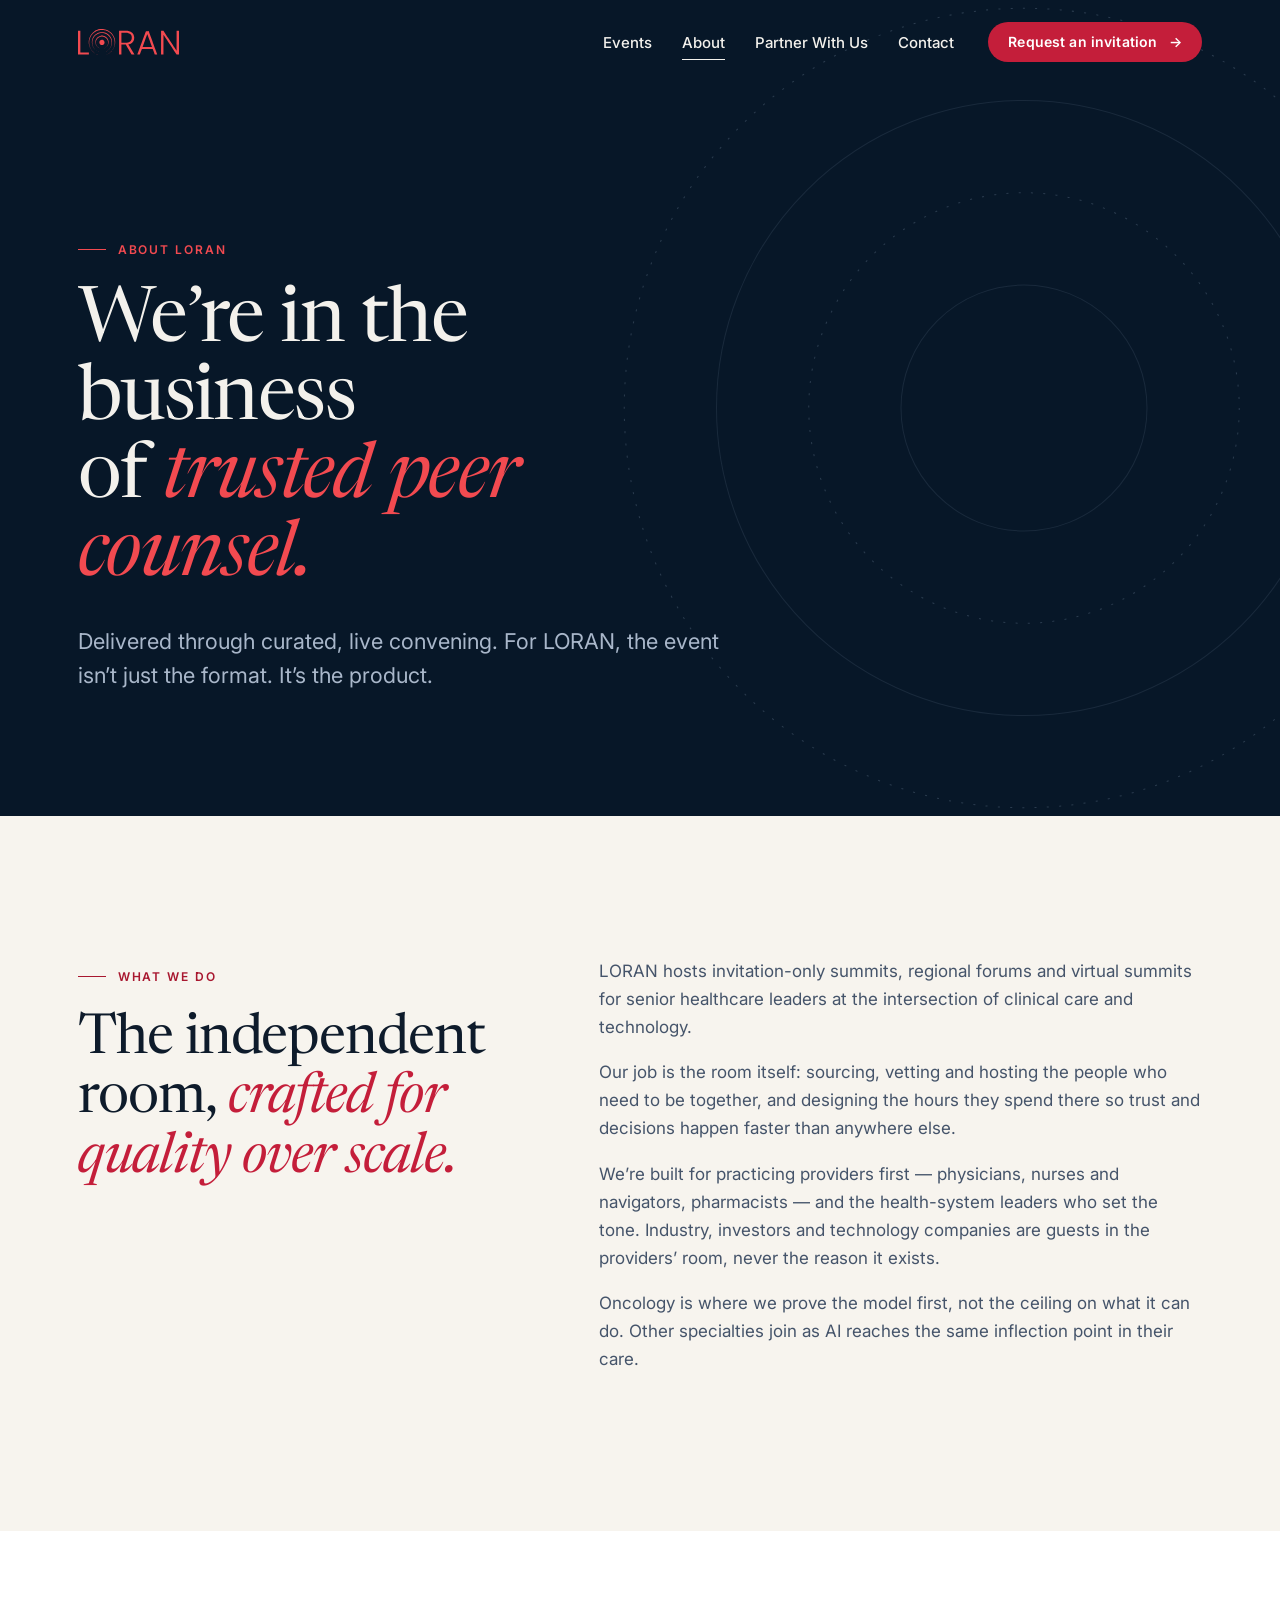
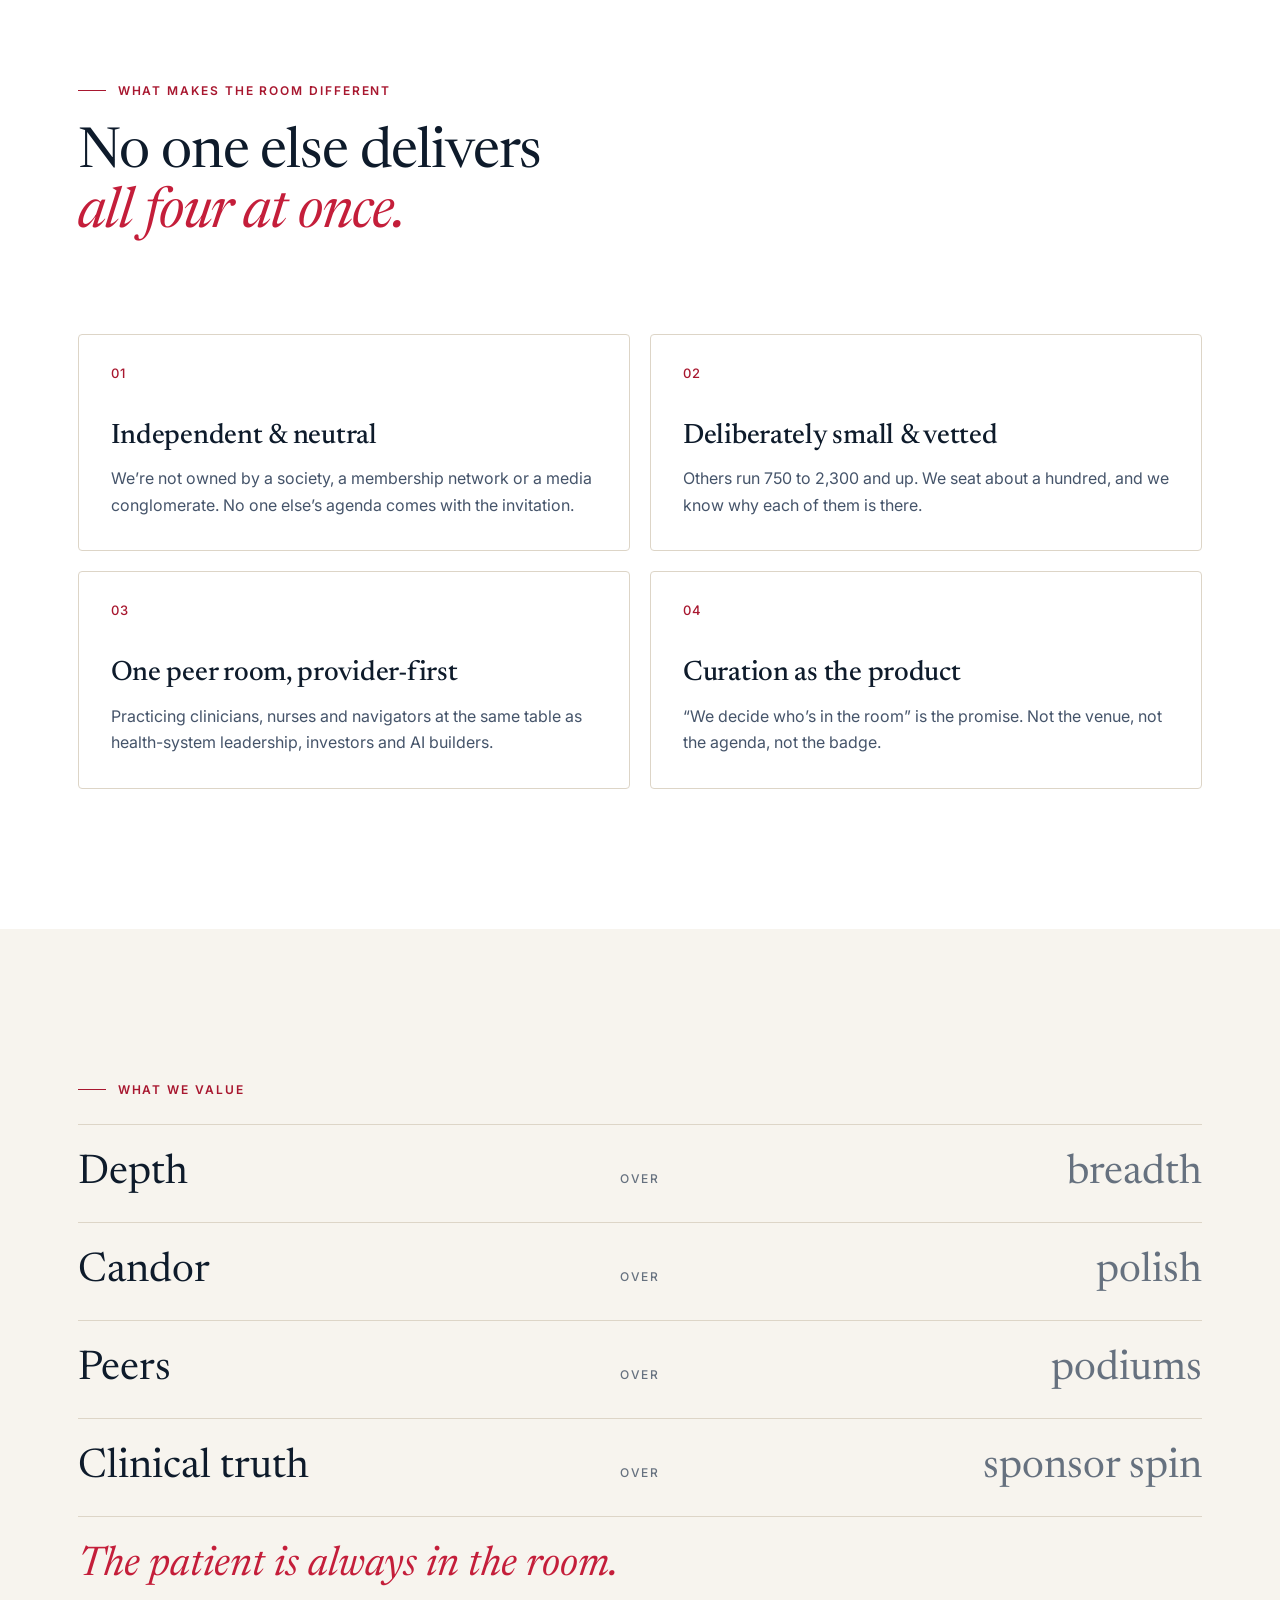
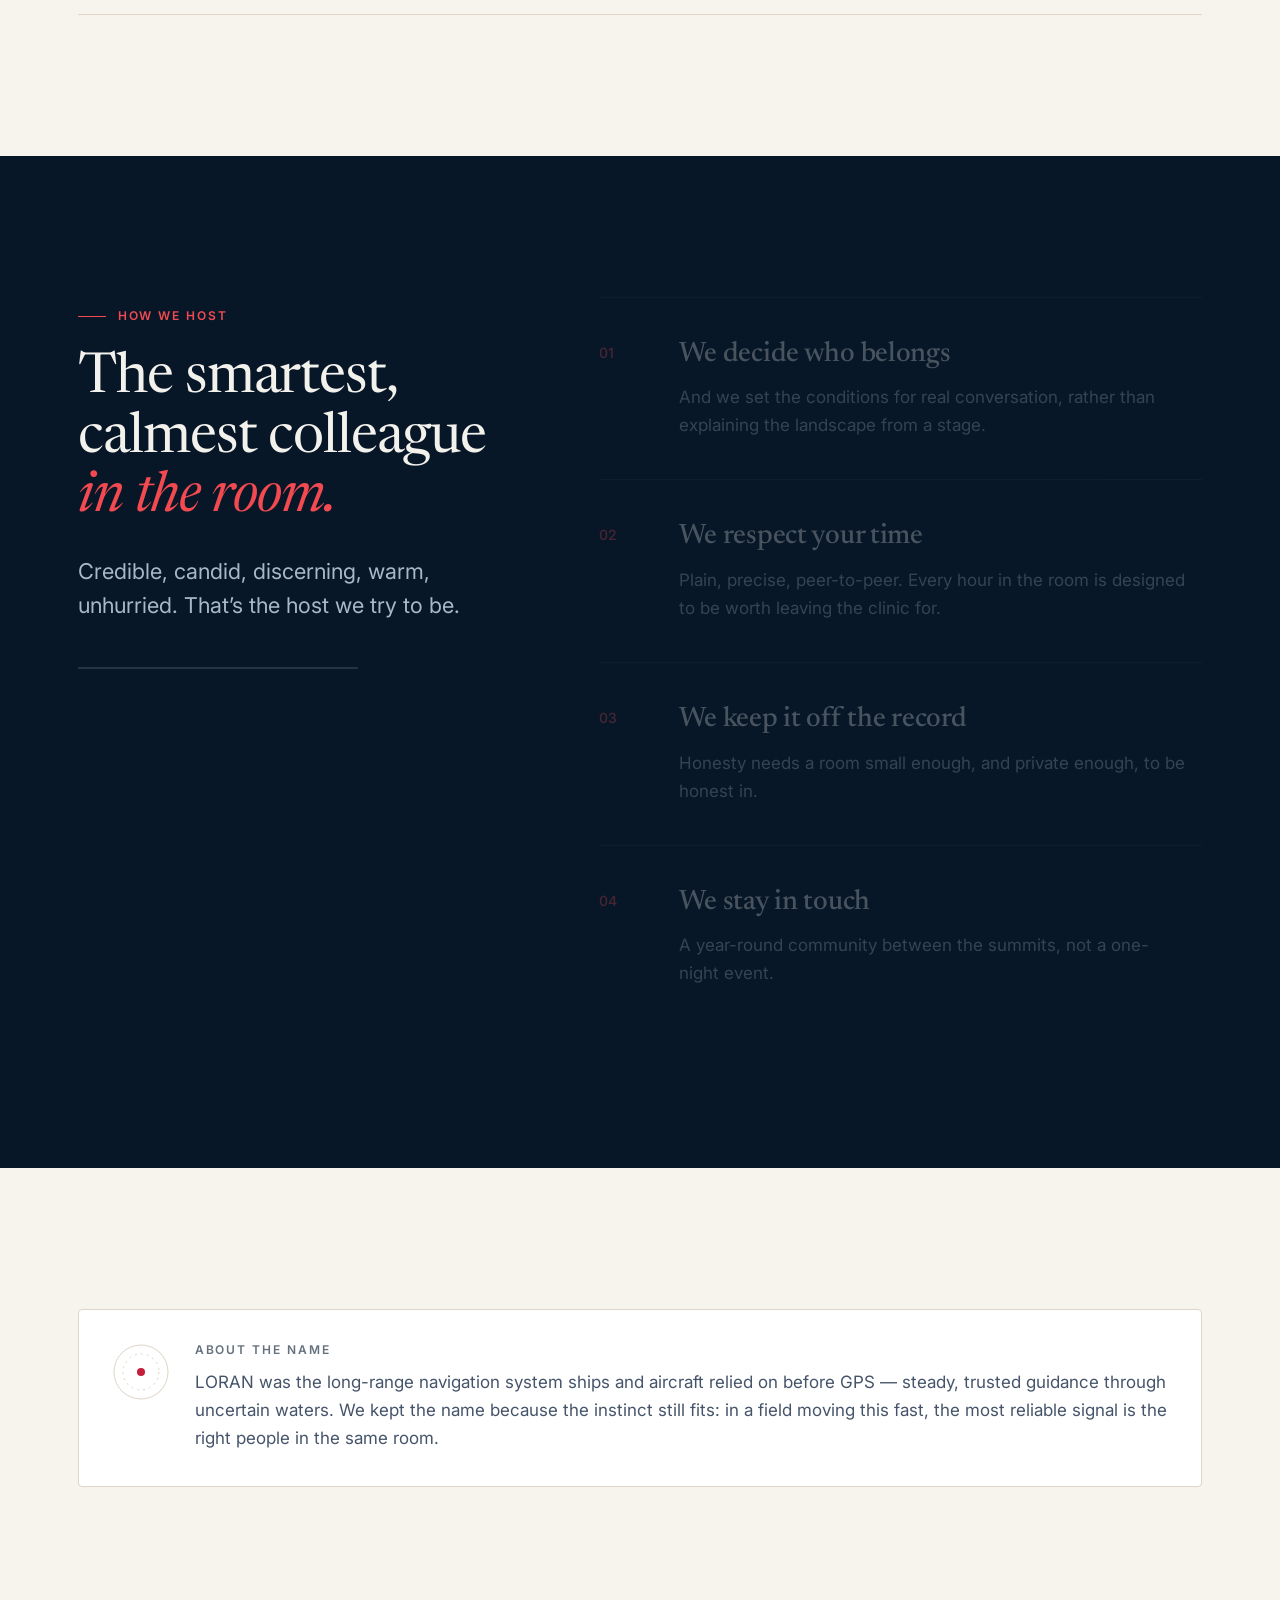
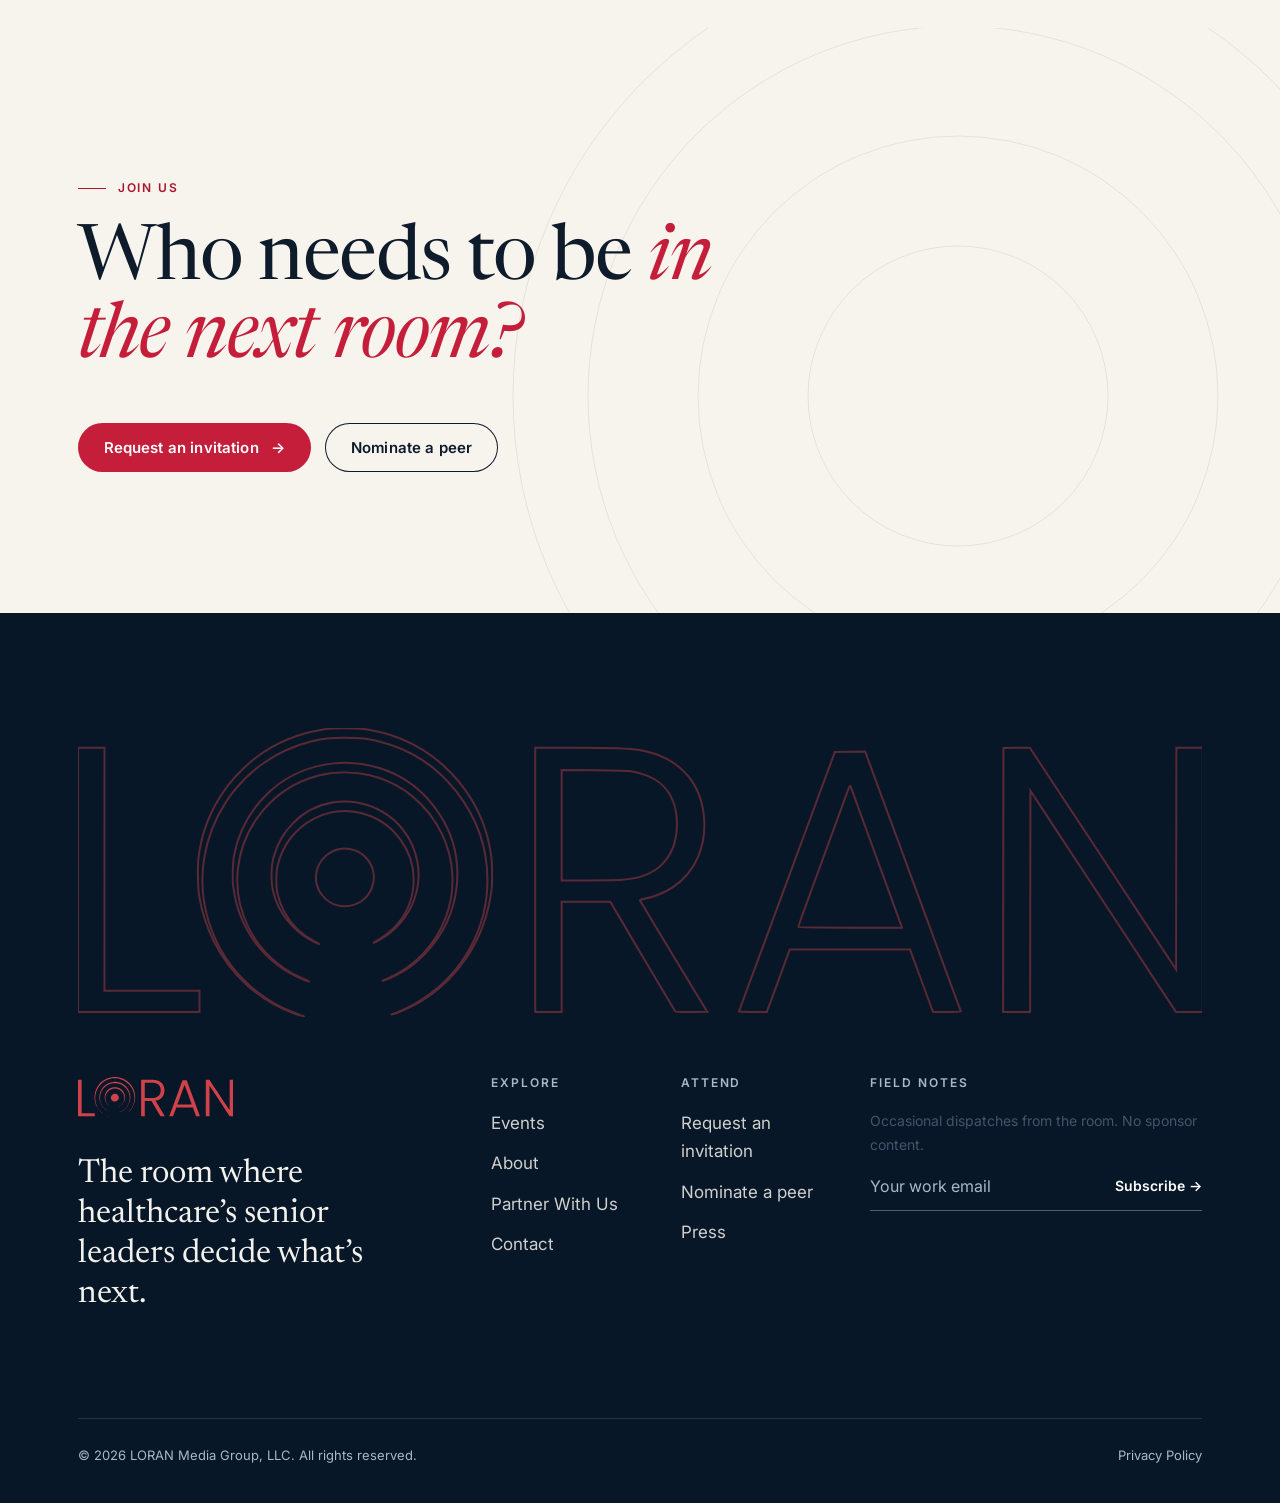
<file: loran/about.html>
<!doctype html>
<html lang="en">
<head>
<meta charset="utf-8">
<meta name="viewport" content="width=device-width,initial-scale=1">
<title>About — LORAN</title>
<meta name="description" content="LORAN is an independent convener of curated, invitation-only rooms for senior healthcare leaders. Provider-first, proven in oncology.">
<meta property="og:title" content="About — LORAN">
<meta property="og:description" content="LORAN is an independent convener of curated, invitation-only rooms for senior healthcare leaders. Provider-first, proven in oncology.">
<meta property="og:type" content="website">
<meta name="theme-color" content="#071728">
<link rel="icon" href="data:image/svg+xml,%3Csvg xmlns='http://www.w3.org/2000/svg' viewBox='0 0 32 32'%3E%3Crect width='32' height='32' rx='7' fill='%23071728'/%3E%3Cg fill='none' stroke='%23F24A50' stroke-width='1.6'%3E%3Ccircle cx='16' cy='16' r='12'/%3E%3Ccircle cx='16' cy='16' r='8'/%3E%3C/g%3E%3Ccircle cx='16' cy='16' r='3.4' fill='%23F24A50'/%3E%3C/svg%3E">
<link rel="preconnect" href="https://fonts.googleapis.com">
<link rel="preconnect" href="https://fonts.gstatic.com" crossorigin>
<link rel="stylesheet" href="https://fonts.googleapis.com/css2?family=Inter:wght@400;500;600&family=Newsreader:ital,opsz,wght@0,6..72,400;0,6..72,500;1,6..72,400&display=swap">
<link rel="stylesheet" href="styles.css">

</head>
<body>
<a class="skip" href="#main">Skip to content</a>
<header class="site-header">
  <div class="wrap">
    <a class="logo" href="index.html" aria-label="LORAN home"><svg class="logo-mark" aria-hidden="true" focusable="false" viewBox="0 0 2000 515"><path fill="currentColor" fill-rule="evenodd" d="M397.5 512.0C396.2 511.5 396.1 511.1 397.0 511.1C397.8 511.1 399.4 511.5 400.5 512.0C401.8 512.5 401.9 512.9 401.0 512.9C400.2 512.9 398.6 512.5 397.5 512.0ZM384.5 507.6C321.7 484.8 270.3 438.3 240.5 377.5C227.5 350.9 220.2 327.9 215.4 298.3C213.3 285.0 212.4 248.3 213.9 233.8C219.0 184.2 238.3 137.6 270.7 97.0C280.9 84.1 303.1 62.5 316.0 52.8C352.6 25.4 391.9 9.2 438.5 2.4C456.9 -0.4 494.8 -0.1 513.9 2.8C573.4 12.1 622.6 37.6 663.4 80.1C703.1 121.6 727.1 171.0 734.6 227.1C736.6 242.1 736.9 274.1 735.1 288.5C729.8 331.5 714.9 372.3 692.1 406.6C680.8 423.6 672.5 433.7 657.6 448.5C637.0 469.0 615.4 484.4 590.5 496.5C577.9 502.6 558.2 510.5 557.4 509.7C557.2 509.5 560.9 507.9 565.8 506.0C578.2 501.4 599.7 490.3 612.5 481.9C684.8 434.9 728.0 355.8 728.0 270.6C728.0 156.1 648.5 53.0 538.6 25.0C513.6 18.6 504.1 17.5 474.5 17.5C446.1 17.5 436.3 18.6 414.2 24.0C352.6 39.1 298.5 77.5 263.4 131.0C221.9 194.4 210.3 271.4 231.6 341.9C244.4 383.9 264.7 418.0 294.9 448.0C301.3 454.4 310.3 462.6 315.0 466.3C334.0 481.6 361.1 497.4 382.0 505.5C393.7 510.0 395.8 510.9 394.5 510.9C393.9 510.9 389.4 509.4 384.5 507.6ZM0.0 270.0L0.0 35.0L23.5 35.0L47.0 35.0L47.0 251.0L47.0 467.0L131.5 467.0L216.0 467.0L216.0 486.0L216.0 505.0L108.0 505.0L0.0 505.0L0.0 270.0ZM813.0 270.0L813.0 35.0L884.9 35.0C959.0 35.0 979.2 35.7 998.5 39.0C1065.3 50.4 1106.9 93.3 1113.0 157.0C1118.1 209.3 1097.7 256.1 1058.5 282.4C1045.0 291.5 1025.2 299.7 1007.2 303.7C1002.7 304.7 999.0 305.8 999.0 306.2C999.0 306.6 1025.9 351.4 1058.9 405.7L1118.8 504.5L1090.7 504.8C1068.9 505.0 1062.4 504.7 1061.8 503.8C1058.9 499.0 1011.5 419.1 982.0 369.2L946.5 309.1L903.2 309.0L860.0 309.0L860.0 407.0L860.0 505.0L836.5 505.0L813.0 505.0L813.0 270.0ZM1175.3 503.7C1175.5 503.0 1184.2 479.8 1194.4 452.0C1204.7 424.2 1216.3 392.9 1220.2 382.5C1224.0 372.1 1235.4 341.2 1245.5 314.0C1255.6 286.8 1277.9 226.5 1295.0 180.0C1312.2 133.5 1330.7 83.6 1336.0 69.0L1345.8 42.5L1372.8 42.2L1399.8 42.0L1403.3 51.7C1405.2 57.1 1412.2 76.1 1418.8 94.0C1425.4 111.9 1438.1 146.3 1447.0 170.5C1455.9 194.7 1471.7 237.4 1482.0 265.5C1492.3 293.6 1512.1 347.3 1526.0 385.0C1539.9 422.7 1555.4 464.9 1560.6 478.9C1565.8 492.9 1570.0 504.4 1570.0 504.6C1570.0 504.8 1558.8 505.0 1545.1 505.0L1520.3 505.0L1512.3 483.2C1507.9 471.3 1498.7 446.3 1491.9 427.8L1479.5 394.0L1372.5 394.0L1265.5 394.0L1260.1 408.8C1257.2 416.9 1248.5 440.6 1240.8 461.5C1233.1 482.4 1226.3 500.7 1225.8 502.2L1224.8 505.0L1199.8 505.0C1180.1 505.0 1174.9 504.7 1175.3 503.7ZM1645.2 270.2L1645.5 35.5L1669.0 35.3L1692.5 35.0L1730.0 92.0C1750.6 123.4 1775.2 160.6 1784.5 174.8C1793.8 188.9 1818.1 225.7 1838.4 256.5C1858.7 287.3 1892.7 338.8 1913.9 371.0L1952.5 429.4L1952.8 232.2L1953.0 35.0L1976.5 35.0L2000.0 35.0L2000.0 270.0L2000.0 505.0L1976.2 505.0L1952.5 505.0L1912.1 443.8C1890.0 410.1 1852.3 352.8 1828.4 316.5C1804.4 280.2 1764.3 219.3 1739.2 181.1L1693.5 111.6L1693.2 308.3L1693.0 505.0L1669.0 505.0L1645.0 505.0L1645.2 270.2ZM402.5 448.1C383.8 440.6 370.5 433.3 355.8 422.3C311.4 389.3 282.6 338.6 275.9 281.6C274.4 269.1 275.3 238.5 277.4 227.2C285.5 183.5 305.5 146.7 337.6 116.0C369.0 85.9 408.8 67.9 454.5 62.9C467.8 61.5 493.6 62.2 507.0 64.5C563.8 73.9 610.9 104.7 642.6 153.0C693.2 230.3 682.6 333.7 617.1 401.3C601.5 417.4 584.1 430.4 565.7 439.6C556.5 444.3 542.0 450.3 541.4 449.7C541.2 449.6 545.5 447.5 551.0 445.1C650.3 401.9 693.9 285.3 647.0 188.2C621.5 135.4 574.6 97.1 519.1 83.9C491.1 77.2 455.9 77.4 428.0 84.4C349.9 104.2 292.3 171.6 284.0 252.9C280.6 286.9 287.2 322.3 303.0 354.5C322.3 393.9 356.5 426.5 397.5 444.6C411.4 450.8 411.6 450.9 410.5 450.9C409.9 450.9 406.4 449.7 402.5 448.1ZM417.9 379.2C404.0 372.2 393.8 364.8 382.5 353.5C362.4 333.6 350.1 310.1 345.4 282.6C343.0 268.9 343.9 243.8 347.3 231.0C350.8 217.5 355.2 206.8 361.4 196.3C368.5 184.2 372.4 179.2 382.8 168.7C401.2 150.0 426.1 137.1 452.4 132.5C463.8 130.6 484.1 130.6 496.1 132.6C527.7 137.9 558.4 155.9 577.4 180.4C605.2 216.1 612.8 261.2 598.3 303.5C587.3 335.5 562.6 363.6 532.3 378.9C523.3 383.4 523.3 382.7 532.2 377.6C544.0 370.9 552.8 364.3 561.5 355.5C603.9 312.7 608.7 246.2 572.9 198.0C537.1 149.6 472.6 134.1 419.8 161.2C386.2 178.3 362.5 209.4 354.4 246.9C352.1 257.5 352.1 282.7 354.4 293.3C360.0 318.8 371.6 339.8 390.1 357.6C400.3 367.4 408.6 373.4 420.5 379.4C425.4 381.9 429.1 383.9 428.5 384.0C427.9 384.0 423.2 381.8 417.9 379.2ZM1464.4 352.8C1463.8 350.8 1448.1 307.7 1410.0 203.5C1386.7 139.7 1378.1 116.1 1376.0 110.0C1374.7 106.4 1373.4 103.1 1373.0 102.7C1372.6 102.2 1370.0 108.1 1367.2 115.7C1361.2 131.9 1344.4 177.9 1319.0 247.5C1308.9 275.0 1296.1 310.1 1290.5 325.5C1284.9 340.9 1280.5 353.8 1280.7 354.2C1280.9 354.7 1322.5 355.0 1373.1 355.0L1465.1 355.0L1464.4 352.8ZM461.1 315.4C439.3 309.5 423.0 288.5 423.0 266.1C423.0 234.1 452.8 209.1 483.7 215.2C494.2 217.3 502.1 221.2 509.5 228.1C543.8 260.3 521.1 317.3 474.0 316.9C469.9 316.9 464.1 316.2 461.1 315.4ZM967.5 270.0C999.5 267.7 1022.5 258.7 1038.9 242.0C1055.6 225.0 1063.7 204.9 1064.7 177.2C1065.4 160.2 1064.0 148.2 1059.9 135.5C1049.4 103.0 1026.3 84.8 985.6 77.3C979.2 76.1 965.0 75.7 918.8 75.3L860.0 74.8L860.0 172.9L860.0 271.0L906.8 271.0C932.5 271.0 959.8 270.5 967.5 270.0Z"/></svg><span class="sr-only">LORAN</span></a>
    <button class="menu-btn" aria-expanded="false" aria-controls="nav" aria-label="Menu"><span></span><span></span></button>
    <nav class="nav" id="nav" aria-label="Primary">
      <ul><li><a href="events.html">Events</a></li><li><a href="about.html" aria-current="page">About</a></li><li><a href="partner.html">Partner With Us</a></li><li><a href="contact.html">Contact</a></li></ul>
      <a class="btn" href="contact.html?type=invitation">Request an invitation <span class="arr" aria-hidden="true">&rarr;</span></a>
    </nav>
  </div>
</header>
<main id="main">
<section class="page-hero darker">
  <svg class="rings" viewBox="0 0 800 800" aria-hidden="true"><circle cx="400" cy="400" r="120"/><circle class="r" cx="400" cy="400" r="210"/><circle cx="400" cy="400" r="300"/><circle class="r" cx="400" cy="400" r="390"/></svg>
  <div class="wrap">
    <p class="eyebrow fade-up">About LORAN</p>
    <h1 class="h1 split"><span class="line"><span style="--i:0">We&rsquo;re in the business</span></span><span class="line"><span style="--i:1">of <em>trusted peer counsel.</em></span></span></h1>
    <p class="lede fade-up" style="--d:500ms">Delivered through curated, live convening. For LORAN, the event isn&rsquo;t just the format. It&rsquo;s the product.</p>
  </div>
</section>

<section class="band">
  <div class="wrap two-col">
    <div>
      <p class="eyebrow">What we do</p>
      <h2 class="h2" data-reveal>The independent room, <em>crafted for quality over scale.</em></h2>
    </div>
    <div class="prose" data-reveal style="--d:120ms">
      <p>LORAN hosts invitation-only summits, regional forums and virtual summits for senior healthcare leaders at the intersection of clinical care and technology.</p>
      <p>Our job is the room itself: sourcing, vetting and hosting the people who need to be together, and designing the hours they spend there so trust and decisions happen faster than anywhere else.</p>
      <p>We&rsquo;re built for practicing providers first &mdash; physicians, nurses and navigators, pharmacists &mdash; and the health-system leaders who set the tone. Industry, investors and technology companies are guests in the providers&rsquo; room, never the reason it exists.</p>
      <p>Oncology is where we prove the model first, not the ceiling on what it can do. Other specialties join as AI reaches the same inflection point in their care.</p>
    </div>
  </div>
</section>

<section class="band white">
  <div class="wrap">
    <div class="split-head">
      <div>
        <p class="eyebrow">What makes the room different</p>
        <h2 class="h2" data-reveal>No one else delivers <em>all four at once.</em></h2>
      </div>
    </div>
    <div class="topics">
      <div class="topic" data-reveal><span class="num">01</span><h3 class="h3">Independent &amp; neutral</h3><p>We&rsquo;re not owned by a society, a membership network or a media conglomerate. No one else&rsquo;s agenda comes with the invitation.</p></div>
      <div class="topic" data-reveal style="--d:100ms"><span class="num">02</span><h3 class="h3">Deliberately small &amp; vetted</h3><p>Others run 750 to 2,300 and up. We seat about a hundred, and we know why each of them is there.</p></div>
      <div class="topic" data-reveal style="--d:200ms"><span class="num">03</span><h3 class="h3">One peer room, provider-first</h3><p>Practicing clinicians, nurses and navigators at the same table as health-system leadership, investors and AI builders.</p></div>
      <div class="topic" data-reveal style="--d:300ms"><span class="num">04</span><h3 class="h3">Curation as the product</h3><p>&ldquo;We decide who&rsquo;s in the room&rdquo; is the promise. Not the venue, not the agenda, not the badge.</p></div>
    </div>
  </div>
</section>

<section class="band">
  <div class="wrap">
    <p class="eyebrow">What we value</p>
    <ul class="values">
      <li data-reveal><span>Depth</span><span class="over">over</span><span>breadth</span></li>
      <li data-reveal style="--d:80ms"><span>Candor</span><span class="over">over</span><span>polish</span></li>
      <li data-reveal style="--d:160ms"><span>Peers</span><span class="over">over</span><span>podiums</span></li>
      <li data-reveal style="--d:240ms"><span>Clinical truth</span><span class="over">over</span><span>sponsor spin</span></li>
      <li class="single" data-reveal style="--d:320ms"><span>The patient is always in the room.</span></li>
    </ul>
  </div>
</section>

<section class="band darker">
  <div class="wrap sticky-grid">
    <div class="pin">
      <p class="eyebrow">How we host</p>
      <h2 class="h2">The smartest, calmest colleague <em>in the room.</em></h2>
      <p class="lede">Credible, candid, discerning, warm, unhurried. That&rsquo;s the host we try to be.</p>
      <div class="progress" aria-hidden="true" data-progress><i></i></div>
    </div>
    <ol class="reasons" data-reasons>
      <li><div><h3 class="h3">We decide who belongs</h3><p>And we set the conditions for real conversation, rather than explaining the landscape from a stage.</p></div></li>
      <li><div><h3 class="h3">We respect your time</h3><p>Plain, precise, peer-to-peer. Every hour in the room is designed to be worth leaving the clinic for.</p></div></li>
      <li><div><h3 class="h3">We keep it off the record</h3><p>Honesty needs a room small enough, and private enough, to be honest in.</p></div></li>
      <li><div><h3 class="h3">We stay in touch</h3><p>A year-round community between the summits, not a one-night event.</p></div></li>
    </ol>
  </div>
</section>

<section class="band">
  <div class="wrap">
    <div class="note" data-reveal>
      <svg viewBox="0 0 56 56" aria-hidden="true"><circle cx="28" cy="28" r="27" fill="none" stroke="#DDD5C7"/><circle cx="28" cy="28" r="18" fill="none" stroke="#DDD5C7" stroke-dasharray="2 4"/><circle cx="28" cy="28" r="4" fill="#C41E3A"/></svg>
      <div>
        <h3>About the name</h3>
        <p>LORAN was the long-range navigation system ships and aircraft relied on before GPS &mdash; steady, trusted guidance through uncertain waters. We kept the name because the instinct still fits: in a field moving this fast, the most reliable signal is the right people in the same room.</p>
      </div>
    </div>
  </div>
</section>

<section class="band cta">
  <svg class="rings" viewBox="0 0 900 900" aria-hidden="true"><circle cx="450" cy="450" r="150"/><circle cx="450" cy="450" r="260"/><circle cx="450" cy="450" r="370"/><circle cx="450" cy="450" r="445"/></svg>
  <div class="wrap">
    <p class="eyebrow">Join us</p>
    <h2 class="h1" data-reveal>Who needs to be <em>in the next room?</em></h2>
    <div class="actions" data-reveal style="--d:150ms">
      <a class="btn" href="contact.html?type=invitation">Request an invitation <span class="arr" aria-hidden="true">&rarr;</span></a>
      <a class="btn ghost" href="contact.html?type=nominate">Nominate a peer</a>
    </div>
  </div>
</section>
</main>
<footer class="site-footer">
  <div class="wrap">
    <div class="footer-word" aria-hidden="true"><svg class="logo-mark" aria-hidden="true" focusable="false" viewBox="0 0 2000 515"><path fill="currentColor" fill-rule="evenodd" d="M397.5 512.0C396.2 511.5 396.1 511.1 397.0 511.1C397.8 511.1 399.4 511.5 400.5 512.0C401.8 512.5 401.9 512.9 401.0 512.9C400.2 512.9 398.6 512.5 397.5 512.0ZM384.5 507.6C321.7 484.8 270.3 438.3 240.5 377.5C227.5 350.9 220.2 327.9 215.4 298.3C213.3 285.0 212.4 248.3 213.9 233.8C219.0 184.2 238.3 137.6 270.7 97.0C280.9 84.1 303.1 62.5 316.0 52.8C352.6 25.4 391.9 9.2 438.5 2.4C456.9 -0.4 494.8 -0.1 513.9 2.8C573.4 12.1 622.6 37.6 663.4 80.1C703.1 121.6 727.1 171.0 734.6 227.1C736.6 242.1 736.9 274.1 735.1 288.5C729.8 331.5 714.9 372.3 692.1 406.6C680.8 423.6 672.5 433.7 657.6 448.5C637.0 469.0 615.4 484.4 590.5 496.5C577.9 502.6 558.2 510.5 557.4 509.7C557.2 509.5 560.9 507.9 565.8 506.0C578.2 501.4 599.7 490.3 612.5 481.9C684.8 434.9 728.0 355.8 728.0 270.6C728.0 156.1 648.5 53.0 538.6 25.0C513.6 18.6 504.1 17.5 474.5 17.5C446.1 17.5 436.3 18.6 414.2 24.0C352.6 39.1 298.5 77.5 263.4 131.0C221.9 194.4 210.3 271.4 231.6 341.9C244.4 383.9 264.7 418.0 294.9 448.0C301.3 454.4 310.3 462.6 315.0 466.3C334.0 481.6 361.1 497.4 382.0 505.5C393.7 510.0 395.8 510.9 394.5 510.9C393.9 510.9 389.4 509.4 384.5 507.6ZM0.0 270.0L0.0 35.0L23.5 35.0L47.0 35.0L47.0 251.0L47.0 467.0L131.5 467.0L216.0 467.0L216.0 486.0L216.0 505.0L108.0 505.0L0.0 505.0L0.0 270.0ZM813.0 270.0L813.0 35.0L884.9 35.0C959.0 35.0 979.2 35.7 998.5 39.0C1065.3 50.4 1106.9 93.3 1113.0 157.0C1118.1 209.3 1097.7 256.1 1058.5 282.4C1045.0 291.5 1025.2 299.7 1007.2 303.7C1002.7 304.7 999.0 305.8 999.0 306.2C999.0 306.6 1025.9 351.4 1058.9 405.7L1118.8 504.5L1090.7 504.8C1068.9 505.0 1062.4 504.7 1061.8 503.8C1058.9 499.0 1011.5 419.1 982.0 369.2L946.5 309.1L903.2 309.0L860.0 309.0L860.0 407.0L860.0 505.0L836.5 505.0L813.0 505.0L813.0 270.0ZM1175.3 503.7C1175.5 503.0 1184.2 479.8 1194.4 452.0C1204.7 424.2 1216.3 392.9 1220.2 382.5C1224.0 372.1 1235.4 341.2 1245.5 314.0C1255.6 286.8 1277.9 226.5 1295.0 180.0C1312.2 133.5 1330.7 83.6 1336.0 69.0L1345.8 42.5L1372.8 42.2L1399.8 42.0L1403.3 51.7C1405.2 57.1 1412.2 76.1 1418.8 94.0C1425.4 111.9 1438.1 146.3 1447.0 170.5C1455.9 194.7 1471.7 237.4 1482.0 265.5C1492.3 293.6 1512.1 347.3 1526.0 385.0C1539.9 422.7 1555.4 464.9 1560.6 478.9C1565.8 492.9 1570.0 504.4 1570.0 504.6C1570.0 504.8 1558.8 505.0 1545.1 505.0L1520.3 505.0L1512.3 483.2C1507.9 471.3 1498.7 446.3 1491.9 427.8L1479.5 394.0L1372.5 394.0L1265.5 394.0L1260.1 408.8C1257.2 416.9 1248.5 440.6 1240.8 461.5C1233.1 482.4 1226.3 500.7 1225.8 502.2L1224.8 505.0L1199.8 505.0C1180.1 505.0 1174.9 504.7 1175.3 503.7ZM1645.2 270.2L1645.5 35.5L1669.0 35.3L1692.5 35.0L1730.0 92.0C1750.6 123.4 1775.2 160.6 1784.5 174.8C1793.8 188.9 1818.1 225.7 1838.4 256.5C1858.7 287.3 1892.7 338.8 1913.9 371.0L1952.5 429.4L1952.8 232.2L1953.0 35.0L1976.5 35.0L2000.0 35.0L2000.0 270.0L2000.0 505.0L1976.2 505.0L1952.5 505.0L1912.1 443.8C1890.0 410.1 1852.3 352.8 1828.4 316.5C1804.4 280.2 1764.3 219.3 1739.2 181.1L1693.5 111.6L1693.2 308.3L1693.0 505.0L1669.0 505.0L1645.0 505.0L1645.2 270.2ZM402.5 448.1C383.8 440.6 370.5 433.3 355.8 422.3C311.4 389.3 282.6 338.6 275.9 281.6C274.4 269.1 275.3 238.5 277.4 227.2C285.5 183.5 305.5 146.7 337.6 116.0C369.0 85.9 408.8 67.9 454.5 62.9C467.8 61.5 493.6 62.2 507.0 64.5C563.8 73.9 610.9 104.7 642.6 153.0C693.2 230.3 682.6 333.7 617.1 401.3C601.5 417.4 584.1 430.4 565.7 439.6C556.5 444.3 542.0 450.3 541.4 449.7C541.2 449.6 545.5 447.5 551.0 445.1C650.3 401.9 693.9 285.3 647.0 188.2C621.5 135.4 574.6 97.1 519.1 83.9C491.1 77.2 455.9 77.4 428.0 84.4C349.9 104.2 292.3 171.6 284.0 252.9C280.6 286.9 287.2 322.3 303.0 354.5C322.3 393.9 356.5 426.5 397.5 444.6C411.4 450.8 411.6 450.9 410.5 450.9C409.9 450.9 406.4 449.7 402.5 448.1ZM417.9 379.2C404.0 372.2 393.8 364.8 382.5 353.5C362.4 333.6 350.1 310.1 345.4 282.6C343.0 268.9 343.9 243.8 347.3 231.0C350.8 217.5 355.2 206.8 361.4 196.3C368.5 184.2 372.4 179.2 382.8 168.7C401.2 150.0 426.1 137.1 452.4 132.5C463.8 130.6 484.1 130.6 496.1 132.6C527.7 137.9 558.4 155.9 577.4 180.4C605.2 216.1 612.8 261.2 598.3 303.5C587.3 335.5 562.6 363.6 532.3 378.9C523.3 383.4 523.3 382.7 532.2 377.6C544.0 370.9 552.8 364.3 561.5 355.5C603.9 312.7 608.7 246.2 572.9 198.0C537.1 149.6 472.6 134.1 419.8 161.2C386.2 178.3 362.5 209.4 354.4 246.9C352.1 257.5 352.1 282.7 354.4 293.3C360.0 318.8 371.6 339.8 390.1 357.6C400.3 367.4 408.6 373.4 420.5 379.4C425.4 381.9 429.1 383.9 428.5 384.0C427.9 384.0 423.2 381.8 417.9 379.2ZM1464.4 352.8C1463.8 350.8 1448.1 307.7 1410.0 203.5C1386.7 139.7 1378.1 116.1 1376.0 110.0C1374.7 106.4 1373.4 103.1 1373.0 102.7C1372.6 102.2 1370.0 108.1 1367.2 115.7C1361.2 131.9 1344.4 177.9 1319.0 247.5C1308.9 275.0 1296.1 310.1 1290.5 325.5C1284.9 340.9 1280.5 353.8 1280.7 354.2C1280.9 354.7 1322.5 355.0 1373.1 355.0L1465.1 355.0L1464.4 352.8ZM461.1 315.4C439.3 309.5 423.0 288.5 423.0 266.1C423.0 234.1 452.8 209.1 483.7 215.2C494.2 217.3 502.1 221.2 509.5 228.1C543.8 260.3 521.1 317.3 474.0 316.9C469.9 316.9 464.1 316.2 461.1 315.4ZM967.5 270.0C999.5 267.7 1022.5 258.7 1038.9 242.0C1055.6 225.0 1063.7 204.9 1064.7 177.2C1065.4 160.2 1064.0 148.2 1059.9 135.5C1049.4 103.0 1026.3 84.8 985.6 77.3C979.2 76.1 965.0 75.7 918.8 75.3L860.0 74.8L860.0 172.9L860.0 271.0L906.8 271.0C932.5 271.0 959.8 270.5 967.5 270.0Z"/></svg></div>
    <div class="footer-top">
      <div>
        <a class="logo" href="index.html" aria-label="LORAN home"><svg class="logo-mark" aria-hidden="true" focusable="false" viewBox="0 0 2000 515"><path fill="currentColor" fill-rule="evenodd" d="M397.5 512.0C396.2 511.5 396.1 511.1 397.0 511.1C397.8 511.1 399.4 511.5 400.5 512.0C401.8 512.5 401.9 512.9 401.0 512.9C400.2 512.9 398.6 512.5 397.5 512.0ZM384.5 507.6C321.7 484.8 270.3 438.3 240.5 377.5C227.5 350.9 220.2 327.9 215.4 298.3C213.3 285.0 212.4 248.3 213.9 233.8C219.0 184.2 238.3 137.6 270.7 97.0C280.9 84.1 303.1 62.5 316.0 52.8C352.6 25.4 391.9 9.2 438.5 2.4C456.9 -0.4 494.8 -0.1 513.9 2.8C573.4 12.1 622.6 37.6 663.4 80.1C703.1 121.6 727.1 171.0 734.6 227.1C736.6 242.1 736.9 274.1 735.1 288.5C729.8 331.5 714.9 372.3 692.1 406.6C680.8 423.6 672.5 433.7 657.6 448.5C637.0 469.0 615.4 484.4 590.5 496.5C577.9 502.6 558.2 510.5 557.4 509.7C557.2 509.5 560.9 507.9 565.8 506.0C578.2 501.4 599.7 490.3 612.5 481.9C684.8 434.9 728.0 355.8 728.0 270.6C728.0 156.1 648.5 53.0 538.6 25.0C513.6 18.6 504.1 17.5 474.5 17.5C446.1 17.5 436.3 18.6 414.2 24.0C352.6 39.1 298.5 77.5 263.4 131.0C221.9 194.4 210.3 271.4 231.6 341.9C244.4 383.9 264.7 418.0 294.9 448.0C301.3 454.4 310.3 462.6 315.0 466.3C334.0 481.6 361.1 497.4 382.0 505.5C393.7 510.0 395.8 510.9 394.5 510.9C393.9 510.9 389.4 509.4 384.5 507.6ZM0.0 270.0L0.0 35.0L23.5 35.0L47.0 35.0L47.0 251.0L47.0 467.0L131.5 467.0L216.0 467.0L216.0 486.0L216.0 505.0L108.0 505.0L0.0 505.0L0.0 270.0ZM813.0 270.0L813.0 35.0L884.9 35.0C959.0 35.0 979.2 35.7 998.5 39.0C1065.3 50.4 1106.9 93.3 1113.0 157.0C1118.1 209.3 1097.7 256.1 1058.5 282.4C1045.0 291.5 1025.2 299.7 1007.2 303.7C1002.7 304.7 999.0 305.8 999.0 306.2C999.0 306.6 1025.9 351.4 1058.9 405.7L1118.8 504.5L1090.7 504.8C1068.9 505.0 1062.4 504.7 1061.8 503.8C1058.9 499.0 1011.5 419.1 982.0 369.2L946.5 309.1L903.2 309.0L860.0 309.0L860.0 407.0L860.0 505.0L836.5 505.0L813.0 505.0L813.0 270.0ZM1175.3 503.7C1175.5 503.0 1184.2 479.8 1194.4 452.0C1204.7 424.2 1216.3 392.9 1220.2 382.5C1224.0 372.1 1235.4 341.2 1245.5 314.0C1255.6 286.8 1277.9 226.5 1295.0 180.0C1312.2 133.5 1330.7 83.6 1336.0 69.0L1345.8 42.5L1372.8 42.2L1399.8 42.0L1403.3 51.7C1405.2 57.1 1412.2 76.1 1418.8 94.0C1425.4 111.9 1438.1 146.3 1447.0 170.5C1455.9 194.7 1471.7 237.4 1482.0 265.5C1492.3 293.6 1512.1 347.3 1526.0 385.0C1539.9 422.7 1555.4 464.9 1560.6 478.9C1565.8 492.9 1570.0 504.4 1570.0 504.6C1570.0 504.8 1558.8 505.0 1545.1 505.0L1520.3 505.0L1512.3 483.2C1507.9 471.3 1498.7 446.3 1491.9 427.8L1479.5 394.0L1372.5 394.0L1265.5 394.0L1260.1 408.8C1257.2 416.9 1248.5 440.6 1240.8 461.5C1233.1 482.4 1226.3 500.7 1225.8 502.2L1224.8 505.0L1199.8 505.0C1180.1 505.0 1174.9 504.7 1175.3 503.7ZM1645.2 270.2L1645.5 35.5L1669.0 35.3L1692.5 35.0L1730.0 92.0C1750.6 123.4 1775.2 160.6 1784.5 174.8C1793.8 188.9 1818.1 225.7 1838.4 256.5C1858.7 287.3 1892.7 338.8 1913.9 371.0L1952.5 429.4L1952.8 232.2L1953.0 35.0L1976.5 35.0L2000.0 35.0L2000.0 270.0L2000.0 505.0L1976.2 505.0L1952.5 505.0L1912.1 443.8C1890.0 410.1 1852.3 352.8 1828.4 316.5C1804.4 280.2 1764.3 219.3 1739.2 181.1L1693.5 111.6L1693.2 308.3L1693.0 505.0L1669.0 505.0L1645.0 505.0L1645.2 270.2ZM402.5 448.1C383.8 440.6 370.5 433.3 355.8 422.3C311.4 389.3 282.6 338.6 275.9 281.6C274.4 269.1 275.3 238.5 277.4 227.2C285.5 183.5 305.5 146.7 337.6 116.0C369.0 85.9 408.8 67.9 454.5 62.9C467.8 61.5 493.6 62.2 507.0 64.5C563.8 73.9 610.9 104.7 642.6 153.0C693.2 230.3 682.6 333.7 617.1 401.3C601.5 417.4 584.1 430.4 565.7 439.6C556.5 444.3 542.0 450.3 541.4 449.7C541.2 449.6 545.5 447.5 551.0 445.1C650.3 401.9 693.9 285.3 647.0 188.2C621.5 135.4 574.6 97.1 519.1 83.9C491.1 77.2 455.9 77.4 428.0 84.4C349.9 104.2 292.3 171.6 284.0 252.9C280.6 286.9 287.2 322.3 303.0 354.5C322.3 393.9 356.5 426.5 397.5 444.6C411.4 450.8 411.6 450.9 410.5 450.9C409.9 450.9 406.4 449.7 402.5 448.1ZM417.9 379.2C404.0 372.2 393.8 364.8 382.5 353.5C362.4 333.6 350.1 310.1 345.4 282.6C343.0 268.9 343.9 243.8 347.3 231.0C350.8 217.5 355.2 206.8 361.4 196.3C368.5 184.2 372.4 179.2 382.8 168.7C401.2 150.0 426.1 137.1 452.4 132.5C463.8 130.6 484.1 130.6 496.1 132.6C527.7 137.9 558.4 155.9 577.4 180.4C605.2 216.1 612.8 261.2 598.3 303.5C587.3 335.5 562.6 363.6 532.3 378.9C523.3 383.4 523.3 382.7 532.2 377.6C544.0 370.9 552.8 364.3 561.5 355.5C603.9 312.7 608.7 246.2 572.9 198.0C537.1 149.6 472.6 134.1 419.8 161.2C386.2 178.3 362.5 209.4 354.4 246.9C352.1 257.5 352.1 282.7 354.4 293.3C360.0 318.8 371.6 339.8 390.1 357.6C400.3 367.4 408.6 373.4 420.5 379.4C425.4 381.9 429.1 383.9 428.5 384.0C427.9 384.0 423.2 381.8 417.9 379.2ZM1464.4 352.8C1463.8 350.8 1448.1 307.7 1410.0 203.5C1386.7 139.7 1378.1 116.1 1376.0 110.0C1374.7 106.4 1373.4 103.1 1373.0 102.7C1372.6 102.2 1370.0 108.1 1367.2 115.7C1361.2 131.9 1344.4 177.9 1319.0 247.5C1308.9 275.0 1296.1 310.1 1290.5 325.5C1284.9 340.9 1280.5 353.8 1280.7 354.2C1280.9 354.7 1322.5 355.0 1373.1 355.0L1465.1 355.0L1464.4 352.8ZM461.1 315.4C439.3 309.5 423.0 288.5 423.0 266.1C423.0 234.1 452.8 209.1 483.7 215.2C494.2 217.3 502.1 221.2 509.5 228.1C543.8 260.3 521.1 317.3 474.0 316.9C469.9 316.9 464.1 316.2 461.1 315.4ZM967.5 270.0C999.5 267.7 1022.5 258.7 1038.9 242.0C1055.6 225.0 1063.7 204.9 1064.7 177.2C1065.4 160.2 1064.0 148.2 1059.9 135.5C1049.4 103.0 1026.3 84.8 985.6 77.3C979.2 76.1 965.0 75.7 918.8 75.3L860.0 74.8L860.0 172.9L860.0 271.0L906.8 271.0C932.5 271.0 959.8 270.5 967.5 270.0Z"/></svg><span class="sr-only">LORAN</span></a>
        <p class="tagline">The room where healthcare&rsquo;s senior leaders decide what&rsquo;s next.</p>
      </div>
      <div>
        <h3>Explore</h3>
        <ul><li><a href="events.html">Events</a></li><li><a href="about.html">About</a></li><li><a href="partner.html">Partner With Us</a></li><li><a href="contact.html">Contact</a></li></ul>
      </div>
      <div>
        <h3>Attend</h3>
        <ul><li><a href="contact.html?type=invitation">Request an invitation</a></li><li><a href="contact.html?type=nominate">Nominate a peer</a></li><li><a href="contact.html?type=press">Press</a></li></ul>
      </div>
      <div data-form-host>
        <h3>Field notes</h3>
        <p class="muted small" style="margin:0 0 6px">Occasional dispatches from the room. No sponsor content.</p>
        <form class="newsletter" data-static novalidate>
          <label class="sr-only" for="nl-email">Email address</label>
          <input id="nl-email" type="email" name="email" placeholder="Your work email" required autocomplete="email">
          <button type="submit">Subscribe &rarr;</button>
        </form>
        <p class="newsletter-done" role="status">Thank you. You&rsquo;re on the list.</p>
      </div>
    </div>
    <div class="footer-bottom">
      <span>&copy; <span data-year>2026</span> LORAN Media Group, LLC. All rights reserved.</span>
      <span><a href="privacy.html">Privacy Policy</a></span>
    </div>
  </div>
</footer>
<script src="main.js" defer></script>
</body>
</html>
</file>
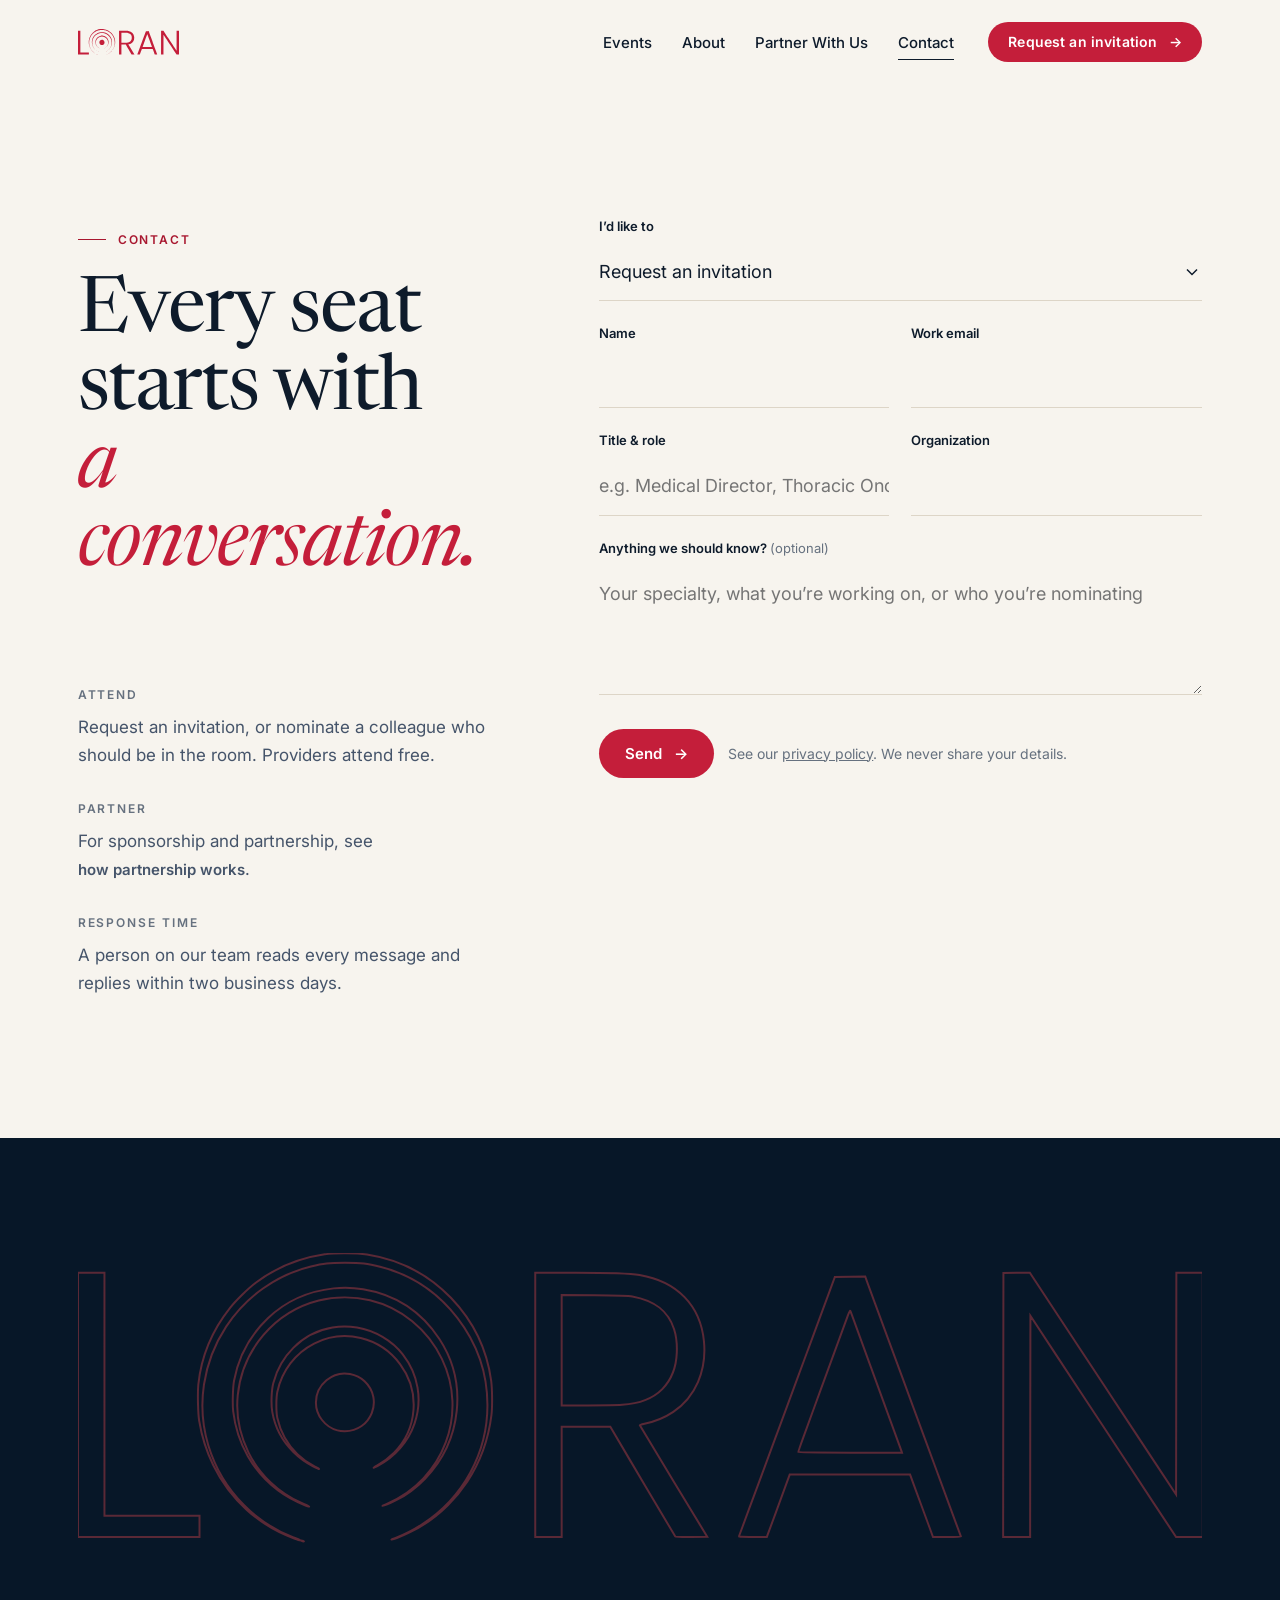
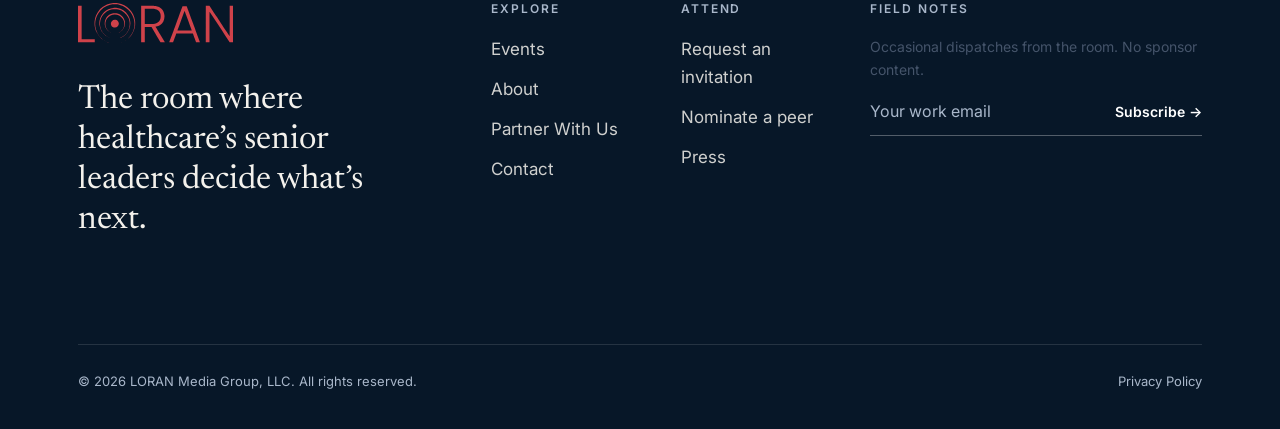
<file: loran/contact.html>
<!doctype html>
<html lang="en">
<head>
<meta charset="utf-8">
<meta name="viewport" content="width=device-width,initial-scale=1">
<title>Contact — LORAN</title>
<meta name="description" content="Request an invitation to a LORAN event, nominate a peer, or get in touch about partnership and press.">
<meta property="og:title" content="Contact — LORAN">
<meta property="og:description" content="Request an invitation to a LORAN event, nominate a peer, or get in touch about partnership and press.">
<meta property="og:type" content="website">
<meta name="theme-color" content="#071728">
<link rel="icon" href="data:image/svg+xml,%3Csvg xmlns='http://www.w3.org/2000/svg' viewBox='0 0 32 32'%3E%3Crect width='32' height='32' rx='7' fill='%23071728'/%3E%3Cg fill='none' stroke='%23F24A50' stroke-width='1.6'%3E%3Ccircle cx='16' cy='16' r='12'/%3E%3Ccircle cx='16' cy='16' r='8'/%3E%3C/g%3E%3Ccircle cx='16' cy='16' r='3.4' fill='%23F24A50'/%3E%3C/svg%3E">
<link rel="preconnect" href="https://fonts.googleapis.com">
<link rel="preconnect" href="https://fonts.gstatic.com" crossorigin>
<link rel="stylesheet" href="https://fonts.googleapis.com/css2?family=Inter:wght@400;500;600&family=Newsreader:ital,opsz,wght@0,6..72,400;0,6..72,500;1,6..72,400&display=swap">
<link rel="stylesheet" href="styles.css">

</head>
<body>
<a class="skip" href="#main">Skip to content</a>
<header class="site-header light-start">
  <div class="wrap">
    <a class="logo" href="index.html" aria-label="LORAN home"><svg class="logo-mark" aria-hidden="true" focusable="false" viewBox="0 0 2000 515"><path fill="currentColor" fill-rule="evenodd" d="M397.5 512.0C396.2 511.5 396.1 511.1 397.0 511.1C397.8 511.1 399.4 511.5 400.5 512.0C401.8 512.5 401.9 512.9 401.0 512.9C400.2 512.9 398.6 512.5 397.5 512.0ZM384.5 507.6C321.7 484.8 270.3 438.3 240.5 377.5C227.5 350.9 220.2 327.9 215.4 298.3C213.3 285.0 212.4 248.3 213.9 233.8C219.0 184.2 238.3 137.6 270.7 97.0C280.9 84.1 303.1 62.5 316.0 52.8C352.6 25.4 391.9 9.2 438.5 2.4C456.9 -0.4 494.8 -0.1 513.9 2.8C573.4 12.1 622.6 37.6 663.4 80.1C703.1 121.6 727.1 171.0 734.6 227.1C736.6 242.1 736.9 274.1 735.1 288.5C729.8 331.5 714.9 372.3 692.1 406.6C680.8 423.6 672.5 433.7 657.6 448.5C637.0 469.0 615.4 484.4 590.5 496.5C577.9 502.6 558.2 510.5 557.4 509.7C557.2 509.5 560.9 507.9 565.8 506.0C578.2 501.4 599.7 490.3 612.5 481.9C684.8 434.9 728.0 355.8 728.0 270.6C728.0 156.1 648.5 53.0 538.6 25.0C513.6 18.6 504.1 17.5 474.5 17.5C446.1 17.5 436.3 18.6 414.2 24.0C352.6 39.1 298.5 77.5 263.4 131.0C221.9 194.4 210.3 271.4 231.6 341.9C244.4 383.9 264.7 418.0 294.9 448.0C301.3 454.4 310.3 462.6 315.0 466.3C334.0 481.6 361.1 497.4 382.0 505.5C393.7 510.0 395.8 510.9 394.5 510.9C393.9 510.9 389.4 509.4 384.5 507.6ZM0.0 270.0L0.0 35.0L23.5 35.0L47.0 35.0L47.0 251.0L47.0 467.0L131.5 467.0L216.0 467.0L216.0 486.0L216.0 505.0L108.0 505.0L0.0 505.0L0.0 270.0ZM813.0 270.0L813.0 35.0L884.9 35.0C959.0 35.0 979.2 35.7 998.5 39.0C1065.3 50.4 1106.9 93.3 1113.0 157.0C1118.1 209.3 1097.7 256.1 1058.5 282.4C1045.0 291.5 1025.2 299.7 1007.2 303.7C1002.7 304.7 999.0 305.8 999.0 306.2C999.0 306.6 1025.9 351.4 1058.9 405.7L1118.8 504.5L1090.7 504.8C1068.9 505.0 1062.4 504.7 1061.8 503.8C1058.9 499.0 1011.5 419.1 982.0 369.2L946.5 309.1L903.2 309.0L860.0 309.0L860.0 407.0L860.0 505.0L836.5 505.0L813.0 505.0L813.0 270.0ZM1175.3 503.7C1175.5 503.0 1184.2 479.8 1194.4 452.0C1204.7 424.2 1216.3 392.9 1220.2 382.5C1224.0 372.1 1235.4 341.2 1245.5 314.0C1255.6 286.8 1277.9 226.5 1295.0 180.0C1312.2 133.5 1330.7 83.6 1336.0 69.0L1345.8 42.5L1372.8 42.2L1399.8 42.0L1403.3 51.7C1405.2 57.1 1412.2 76.1 1418.8 94.0C1425.4 111.9 1438.1 146.3 1447.0 170.5C1455.9 194.7 1471.7 237.4 1482.0 265.5C1492.3 293.6 1512.1 347.3 1526.0 385.0C1539.9 422.7 1555.4 464.9 1560.6 478.9C1565.8 492.9 1570.0 504.4 1570.0 504.6C1570.0 504.8 1558.8 505.0 1545.1 505.0L1520.3 505.0L1512.3 483.2C1507.9 471.3 1498.7 446.3 1491.9 427.8L1479.5 394.0L1372.5 394.0L1265.5 394.0L1260.1 408.8C1257.2 416.9 1248.5 440.6 1240.8 461.5C1233.1 482.4 1226.3 500.7 1225.8 502.2L1224.8 505.0L1199.8 505.0C1180.1 505.0 1174.9 504.7 1175.3 503.7ZM1645.2 270.2L1645.5 35.5L1669.0 35.3L1692.5 35.0L1730.0 92.0C1750.6 123.4 1775.2 160.6 1784.5 174.8C1793.8 188.9 1818.1 225.7 1838.4 256.5C1858.7 287.3 1892.7 338.8 1913.9 371.0L1952.5 429.4L1952.8 232.2L1953.0 35.0L1976.5 35.0L2000.0 35.0L2000.0 270.0L2000.0 505.0L1976.2 505.0L1952.5 505.0L1912.1 443.8C1890.0 410.1 1852.3 352.8 1828.4 316.5C1804.4 280.2 1764.3 219.3 1739.2 181.1L1693.5 111.6L1693.2 308.3L1693.0 505.0L1669.0 505.0L1645.0 505.0L1645.2 270.2ZM402.5 448.1C383.8 440.6 370.5 433.3 355.8 422.3C311.4 389.3 282.6 338.6 275.9 281.6C274.4 269.1 275.3 238.5 277.4 227.2C285.5 183.5 305.5 146.7 337.6 116.0C369.0 85.9 408.8 67.9 454.5 62.9C467.8 61.5 493.6 62.2 507.0 64.5C563.8 73.9 610.9 104.7 642.6 153.0C693.2 230.3 682.6 333.7 617.1 401.3C601.5 417.4 584.1 430.4 565.7 439.6C556.5 444.3 542.0 450.3 541.4 449.7C541.2 449.6 545.5 447.5 551.0 445.1C650.3 401.9 693.9 285.3 647.0 188.2C621.5 135.4 574.6 97.1 519.1 83.9C491.1 77.2 455.9 77.4 428.0 84.4C349.9 104.2 292.3 171.6 284.0 252.9C280.6 286.9 287.2 322.3 303.0 354.5C322.3 393.9 356.5 426.5 397.5 444.6C411.4 450.8 411.6 450.9 410.5 450.9C409.9 450.9 406.4 449.7 402.5 448.1ZM417.9 379.2C404.0 372.2 393.8 364.8 382.5 353.5C362.4 333.6 350.1 310.1 345.4 282.6C343.0 268.9 343.9 243.8 347.3 231.0C350.8 217.5 355.2 206.8 361.4 196.3C368.5 184.2 372.4 179.2 382.8 168.7C401.2 150.0 426.1 137.1 452.4 132.5C463.8 130.6 484.1 130.6 496.1 132.6C527.7 137.9 558.4 155.9 577.4 180.4C605.2 216.1 612.8 261.2 598.3 303.5C587.3 335.5 562.6 363.6 532.3 378.9C523.3 383.4 523.3 382.7 532.2 377.6C544.0 370.9 552.8 364.3 561.5 355.5C603.9 312.7 608.7 246.2 572.9 198.0C537.1 149.6 472.6 134.1 419.8 161.2C386.2 178.3 362.5 209.4 354.4 246.9C352.1 257.5 352.1 282.7 354.4 293.3C360.0 318.8 371.6 339.8 390.1 357.6C400.3 367.4 408.6 373.4 420.5 379.4C425.4 381.9 429.1 383.9 428.5 384.0C427.9 384.0 423.2 381.8 417.9 379.2ZM1464.4 352.8C1463.8 350.8 1448.1 307.7 1410.0 203.5C1386.7 139.7 1378.1 116.1 1376.0 110.0C1374.7 106.4 1373.4 103.1 1373.0 102.7C1372.6 102.2 1370.0 108.1 1367.2 115.7C1361.2 131.9 1344.4 177.9 1319.0 247.5C1308.9 275.0 1296.1 310.1 1290.5 325.5C1284.9 340.9 1280.5 353.8 1280.7 354.2C1280.9 354.7 1322.5 355.0 1373.1 355.0L1465.1 355.0L1464.4 352.8ZM461.1 315.4C439.3 309.5 423.0 288.5 423.0 266.1C423.0 234.1 452.8 209.1 483.7 215.2C494.2 217.3 502.1 221.2 509.5 228.1C543.8 260.3 521.1 317.3 474.0 316.9C469.9 316.9 464.1 316.2 461.1 315.4ZM967.5 270.0C999.5 267.7 1022.5 258.7 1038.9 242.0C1055.6 225.0 1063.7 204.9 1064.7 177.2C1065.4 160.2 1064.0 148.2 1059.9 135.5C1049.4 103.0 1026.3 84.8 985.6 77.3C979.2 76.1 965.0 75.7 918.8 75.3L860.0 74.8L860.0 172.9L860.0 271.0L906.8 271.0C932.5 271.0 959.8 270.5 967.5 270.0Z"/></svg><span class="sr-only">LORAN</span></a>
    <button class="menu-btn" aria-expanded="false" aria-controls="nav" aria-label="Menu"><span></span><span></span></button>
    <nav class="nav" id="nav" aria-label="Primary">
      <ul><li><a href="events.html">Events</a></li><li><a href="about.html">About</a></li><li><a href="partner.html">Partner With Us</a></li><li><a href="contact.html" aria-current="page">Contact</a></li></ul>
      <a class="btn" href="contact.html?type=invitation">Request an invitation <span class="arr" aria-hidden="true">&rarr;</span></a>
    </nav>
  </div>
</header>
<main id="main">
<section class="band" style="padding-top:clamp(150px,18vw,220px)">
  <div class="wrap two-col">
    <div>
      <p class="eyebrow fade-up">Contact</p>
      <h1 class="h1 split"><span class="line"><span style="--i:0">Every seat</span></span><span class="line"><span style="--i:1">starts with</span></span><span class="line"><span style="--i:2"><em>a conversation.</em></span></span></h1>
      <div class="contact-aside mt-l fade-up" style="--d:600ms">
        <div><h3>Attend</h3><p>Request an invitation, or nominate a colleague who should be in the room. Providers attend free.</p></div>
        <div><h3>Partner</h3><p>For sponsorship and partnership, see <a class="link" href="partner.html">how partnership works</a>.</p></div>
        <div><h3>Response time</h3><p>A person on our team reads every message and replies within two business days.</p></div>
      </div>
    </div>
    <div data-form-host class="fade-up" style="--d:300ms">
      <form class="form" data-static novalidate>
        <div class="field full"><label for="f-type">I&rsquo;d like to</label>
          <select id="f-type" name="type">
            <option value="invitation">Request an invitation</option>
            <option value="nominate">Nominate a peer</option>
            <option value="partner">Discuss partnership</option>
            <option value="press">Press inquiry</option>
            <option value="general">Something else</option>
          </select></div>
        <div class="field"><label for="f-name">Name</label><input id="f-name" name="name" required autocomplete="name"></div>
        <div class="field"><label for="f-email">Work email</label><input id="f-email" type="email" name="email" required autocomplete="email"></div>
        <div class="field"><label for="f-role">Title &amp; role</label><input id="f-role" name="title" required autocomplete="organization-title" placeholder="e.g. Medical Director, Thoracic Oncology"></div>
        <div class="field"><label for="f-org">Organization</label><input id="f-org" name="organization" required autocomplete="organization"></div>
        <div class="field full"><label for="f-msg">Anything we should know? <span class="opt">(optional)</span></label><textarea id="f-msg" name="message" placeholder="Your specialty, what you&rsquo;re working on, or who you&rsquo;re nominating"></textarea></div>
        <div class="full actions"><button class="btn" type="submit">Send <span class="arr" aria-hidden="true">&rarr;</span></button><p class="form-note">See our <a href="privacy.html">privacy policy</a>. We never share your details.</p></div>
      </form>
      <div class="form-done" role="status"><h3 class="h3">Thank you.</h3><p class="muted">Your message is with our team. We&rsquo;ll be in touch personally within two business days.</p></div>
    </div>
  </div>
</section>
</main>
<footer class="site-footer">
  <div class="wrap">
    <div class="footer-word" aria-hidden="true"><svg class="logo-mark" aria-hidden="true" focusable="false" viewBox="0 0 2000 515"><path fill="currentColor" fill-rule="evenodd" d="M397.5 512.0C396.2 511.5 396.1 511.1 397.0 511.1C397.8 511.1 399.4 511.5 400.5 512.0C401.8 512.5 401.9 512.9 401.0 512.9C400.2 512.9 398.6 512.5 397.5 512.0ZM384.5 507.6C321.7 484.8 270.3 438.3 240.5 377.5C227.5 350.9 220.2 327.9 215.4 298.3C213.3 285.0 212.4 248.3 213.9 233.8C219.0 184.2 238.3 137.6 270.7 97.0C280.9 84.1 303.1 62.5 316.0 52.8C352.6 25.4 391.9 9.2 438.5 2.4C456.9 -0.4 494.8 -0.1 513.9 2.8C573.4 12.1 622.6 37.6 663.4 80.1C703.1 121.6 727.1 171.0 734.6 227.1C736.6 242.1 736.9 274.1 735.1 288.5C729.8 331.5 714.9 372.3 692.1 406.6C680.8 423.6 672.5 433.7 657.6 448.5C637.0 469.0 615.4 484.4 590.5 496.5C577.9 502.6 558.2 510.5 557.4 509.7C557.2 509.5 560.9 507.9 565.8 506.0C578.2 501.4 599.7 490.3 612.5 481.9C684.8 434.9 728.0 355.8 728.0 270.6C728.0 156.1 648.5 53.0 538.6 25.0C513.6 18.6 504.1 17.5 474.5 17.5C446.1 17.5 436.3 18.6 414.2 24.0C352.6 39.1 298.5 77.5 263.4 131.0C221.9 194.4 210.3 271.4 231.6 341.9C244.4 383.9 264.7 418.0 294.9 448.0C301.3 454.4 310.3 462.6 315.0 466.3C334.0 481.6 361.1 497.4 382.0 505.5C393.7 510.0 395.8 510.9 394.5 510.9C393.9 510.9 389.4 509.4 384.5 507.6ZM0.0 270.0L0.0 35.0L23.5 35.0L47.0 35.0L47.0 251.0L47.0 467.0L131.5 467.0L216.0 467.0L216.0 486.0L216.0 505.0L108.0 505.0L0.0 505.0L0.0 270.0ZM813.0 270.0L813.0 35.0L884.9 35.0C959.0 35.0 979.2 35.7 998.5 39.0C1065.3 50.4 1106.9 93.3 1113.0 157.0C1118.1 209.3 1097.7 256.1 1058.5 282.4C1045.0 291.5 1025.2 299.7 1007.2 303.7C1002.7 304.7 999.0 305.8 999.0 306.2C999.0 306.6 1025.9 351.4 1058.9 405.7L1118.8 504.5L1090.7 504.8C1068.9 505.0 1062.4 504.7 1061.8 503.8C1058.9 499.0 1011.5 419.1 982.0 369.2L946.5 309.1L903.2 309.0L860.0 309.0L860.0 407.0L860.0 505.0L836.5 505.0L813.0 505.0L813.0 270.0ZM1175.3 503.7C1175.5 503.0 1184.2 479.8 1194.4 452.0C1204.7 424.2 1216.3 392.9 1220.2 382.5C1224.0 372.1 1235.4 341.2 1245.5 314.0C1255.6 286.8 1277.9 226.5 1295.0 180.0C1312.2 133.5 1330.7 83.6 1336.0 69.0L1345.8 42.5L1372.8 42.2L1399.8 42.0L1403.3 51.7C1405.2 57.1 1412.2 76.1 1418.8 94.0C1425.4 111.9 1438.1 146.3 1447.0 170.5C1455.9 194.7 1471.7 237.4 1482.0 265.5C1492.3 293.6 1512.1 347.3 1526.0 385.0C1539.9 422.7 1555.4 464.9 1560.6 478.9C1565.8 492.9 1570.0 504.4 1570.0 504.6C1570.0 504.8 1558.8 505.0 1545.1 505.0L1520.3 505.0L1512.3 483.2C1507.9 471.3 1498.7 446.3 1491.9 427.8L1479.5 394.0L1372.5 394.0L1265.5 394.0L1260.1 408.8C1257.2 416.9 1248.5 440.6 1240.8 461.5C1233.1 482.4 1226.3 500.7 1225.8 502.2L1224.8 505.0L1199.8 505.0C1180.1 505.0 1174.9 504.7 1175.3 503.7ZM1645.2 270.2L1645.5 35.5L1669.0 35.3L1692.5 35.0L1730.0 92.0C1750.6 123.4 1775.2 160.6 1784.5 174.8C1793.8 188.9 1818.1 225.7 1838.4 256.5C1858.7 287.3 1892.7 338.8 1913.9 371.0L1952.5 429.4L1952.8 232.2L1953.0 35.0L1976.5 35.0L2000.0 35.0L2000.0 270.0L2000.0 505.0L1976.2 505.0L1952.5 505.0L1912.1 443.8C1890.0 410.1 1852.3 352.8 1828.4 316.5C1804.4 280.2 1764.3 219.3 1739.2 181.1L1693.5 111.6L1693.2 308.3L1693.0 505.0L1669.0 505.0L1645.0 505.0L1645.2 270.2ZM402.5 448.1C383.8 440.6 370.5 433.3 355.8 422.3C311.4 389.3 282.6 338.6 275.9 281.6C274.4 269.1 275.3 238.5 277.4 227.2C285.5 183.5 305.5 146.7 337.6 116.0C369.0 85.9 408.8 67.9 454.5 62.9C467.8 61.5 493.6 62.2 507.0 64.5C563.8 73.9 610.9 104.7 642.6 153.0C693.2 230.3 682.6 333.7 617.1 401.3C601.5 417.4 584.1 430.4 565.7 439.6C556.5 444.3 542.0 450.3 541.4 449.7C541.2 449.6 545.5 447.5 551.0 445.1C650.3 401.9 693.9 285.3 647.0 188.2C621.5 135.4 574.6 97.1 519.1 83.9C491.1 77.2 455.9 77.4 428.0 84.4C349.9 104.2 292.3 171.6 284.0 252.9C280.6 286.9 287.2 322.3 303.0 354.5C322.3 393.9 356.5 426.5 397.5 444.6C411.4 450.8 411.6 450.9 410.5 450.9C409.9 450.9 406.4 449.7 402.5 448.1ZM417.9 379.2C404.0 372.2 393.8 364.8 382.5 353.5C362.4 333.6 350.1 310.1 345.4 282.6C343.0 268.9 343.9 243.8 347.3 231.0C350.8 217.5 355.2 206.8 361.4 196.3C368.5 184.2 372.4 179.2 382.8 168.7C401.2 150.0 426.1 137.1 452.4 132.5C463.8 130.6 484.1 130.6 496.1 132.6C527.7 137.9 558.4 155.9 577.4 180.4C605.2 216.1 612.8 261.2 598.3 303.5C587.3 335.5 562.6 363.6 532.3 378.9C523.3 383.4 523.3 382.7 532.2 377.6C544.0 370.9 552.8 364.3 561.5 355.5C603.9 312.7 608.7 246.2 572.9 198.0C537.1 149.6 472.6 134.1 419.8 161.2C386.2 178.3 362.5 209.4 354.4 246.9C352.1 257.5 352.1 282.7 354.4 293.3C360.0 318.8 371.6 339.8 390.1 357.6C400.3 367.4 408.6 373.4 420.5 379.4C425.4 381.9 429.1 383.9 428.5 384.0C427.9 384.0 423.2 381.8 417.9 379.2ZM1464.4 352.8C1463.8 350.8 1448.1 307.7 1410.0 203.5C1386.7 139.7 1378.1 116.1 1376.0 110.0C1374.7 106.4 1373.4 103.1 1373.0 102.7C1372.6 102.2 1370.0 108.1 1367.2 115.7C1361.2 131.9 1344.4 177.9 1319.0 247.5C1308.9 275.0 1296.1 310.1 1290.5 325.5C1284.9 340.9 1280.5 353.8 1280.7 354.2C1280.9 354.7 1322.5 355.0 1373.1 355.0L1465.1 355.0L1464.4 352.8ZM461.1 315.4C439.3 309.5 423.0 288.5 423.0 266.1C423.0 234.1 452.8 209.1 483.7 215.2C494.2 217.3 502.1 221.2 509.5 228.1C543.8 260.3 521.1 317.3 474.0 316.9C469.9 316.9 464.1 316.2 461.1 315.4ZM967.5 270.0C999.5 267.7 1022.5 258.7 1038.9 242.0C1055.6 225.0 1063.7 204.9 1064.7 177.2C1065.4 160.2 1064.0 148.2 1059.9 135.5C1049.4 103.0 1026.3 84.8 985.6 77.3C979.2 76.1 965.0 75.7 918.8 75.3L860.0 74.8L860.0 172.9L860.0 271.0L906.8 271.0C932.5 271.0 959.8 270.5 967.5 270.0Z"/></svg></div>
    <div class="footer-top">
      <div>
        <a class="logo" href="index.html" aria-label="LORAN home"><svg class="logo-mark" aria-hidden="true" focusable="false" viewBox="0 0 2000 515"><path fill="currentColor" fill-rule="evenodd" d="M397.5 512.0C396.2 511.5 396.1 511.1 397.0 511.1C397.8 511.1 399.4 511.5 400.5 512.0C401.8 512.5 401.9 512.9 401.0 512.9C400.2 512.9 398.6 512.5 397.5 512.0ZM384.5 507.6C321.7 484.8 270.3 438.3 240.5 377.5C227.5 350.9 220.2 327.9 215.4 298.3C213.3 285.0 212.4 248.3 213.9 233.8C219.0 184.2 238.3 137.6 270.7 97.0C280.9 84.1 303.1 62.5 316.0 52.8C352.6 25.4 391.9 9.2 438.5 2.4C456.9 -0.4 494.8 -0.1 513.9 2.8C573.4 12.1 622.6 37.6 663.4 80.1C703.1 121.6 727.1 171.0 734.6 227.1C736.6 242.1 736.9 274.1 735.1 288.5C729.8 331.5 714.9 372.3 692.1 406.6C680.8 423.6 672.5 433.7 657.6 448.5C637.0 469.0 615.4 484.4 590.5 496.5C577.9 502.6 558.2 510.5 557.4 509.7C557.2 509.5 560.9 507.9 565.8 506.0C578.2 501.4 599.7 490.3 612.5 481.9C684.8 434.9 728.0 355.8 728.0 270.6C728.0 156.1 648.5 53.0 538.6 25.0C513.6 18.6 504.1 17.5 474.5 17.5C446.1 17.5 436.3 18.6 414.2 24.0C352.6 39.1 298.5 77.5 263.4 131.0C221.9 194.4 210.3 271.4 231.6 341.9C244.4 383.9 264.7 418.0 294.9 448.0C301.3 454.4 310.3 462.6 315.0 466.3C334.0 481.6 361.1 497.4 382.0 505.5C393.7 510.0 395.8 510.9 394.5 510.9C393.9 510.9 389.4 509.4 384.5 507.6ZM0.0 270.0L0.0 35.0L23.5 35.0L47.0 35.0L47.0 251.0L47.0 467.0L131.5 467.0L216.0 467.0L216.0 486.0L216.0 505.0L108.0 505.0L0.0 505.0L0.0 270.0ZM813.0 270.0L813.0 35.0L884.9 35.0C959.0 35.0 979.2 35.7 998.5 39.0C1065.3 50.4 1106.9 93.3 1113.0 157.0C1118.1 209.3 1097.7 256.1 1058.5 282.4C1045.0 291.5 1025.2 299.7 1007.2 303.7C1002.7 304.7 999.0 305.8 999.0 306.2C999.0 306.6 1025.9 351.4 1058.9 405.7L1118.8 504.5L1090.7 504.8C1068.9 505.0 1062.4 504.7 1061.8 503.8C1058.9 499.0 1011.5 419.1 982.0 369.2L946.5 309.1L903.2 309.0L860.0 309.0L860.0 407.0L860.0 505.0L836.5 505.0L813.0 505.0L813.0 270.0ZM1175.3 503.7C1175.5 503.0 1184.2 479.8 1194.4 452.0C1204.7 424.2 1216.3 392.9 1220.2 382.5C1224.0 372.1 1235.4 341.2 1245.5 314.0C1255.6 286.8 1277.9 226.5 1295.0 180.0C1312.2 133.5 1330.7 83.6 1336.0 69.0L1345.8 42.5L1372.8 42.2L1399.8 42.0L1403.3 51.7C1405.2 57.1 1412.2 76.1 1418.8 94.0C1425.4 111.9 1438.1 146.3 1447.0 170.5C1455.9 194.7 1471.7 237.4 1482.0 265.5C1492.3 293.6 1512.1 347.3 1526.0 385.0C1539.9 422.7 1555.4 464.9 1560.6 478.9C1565.8 492.9 1570.0 504.4 1570.0 504.6C1570.0 504.8 1558.8 505.0 1545.1 505.0L1520.3 505.0L1512.3 483.2C1507.9 471.3 1498.7 446.3 1491.9 427.8L1479.5 394.0L1372.5 394.0L1265.5 394.0L1260.1 408.8C1257.2 416.9 1248.5 440.6 1240.8 461.5C1233.1 482.4 1226.3 500.7 1225.8 502.2L1224.8 505.0L1199.8 505.0C1180.1 505.0 1174.9 504.7 1175.3 503.7ZM1645.2 270.2L1645.5 35.5L1669.0 35.3L1692.5 35.0L1730.0 92.0C1750.6 123.4 1775.2 160.6 1784.5 174.8C1793.8 188.9 1818.1 225.7 1838.4 256.5C1858.7 287.3 1892.7 338.8 1913.9 371.0L1952.5 429.4L1952.8 232.2L1953.0 35.0L1976.5 35.0L2000.0 35.0L2000.0 270.0L2000.0 505.0L1976.2 505.0L1952.5 505.0L1912.1 443.8C1890.0 410.1 1852.3 352.8 1828.4 316.5C1804.4 280.2 1764.3 219.3 1739.2 181.1L1693.5 111.6L1693.2 308.3L1693.0 505.0L1669.0 505.0L1645.0 505.0L1645.2 270.2ZM402.5 448.1C383.8 440.6 370.5 433.3 355.8 422.3C311.4 389.3 282.6 338.6 275.9 281.6C274.4 269.1 275.3 238.5 277.4 227.2C285.5 183.5 305.5 146.7 337.6 116.0C369.0 85.9 408.8 67.9 454.5 62.9C467.8 61.5 493.6 62.2 507.0 64.5C563.8 73.9 610.9 104.7 642.6 153.0C693.2 230.3 682.6 333.7 617.1 401.3C601.5 417.4 584.1 430.4 565.7 439.6C556.5 444.3 542.0 450.3 541.4 449.7C541.2 449.6 545.5 447.5 551.0 445.1C650.3 401.9 693.9 285.3 647.0 188.2C621.5 135.4 574.6 97.1 519.1 83.9C491.1 77.2 455.9 77.4 428.0 84.4C349.9 104.2 292.3 171.6 284.0 252.9C280.6 286.9 287.2 322.3 303.0 354.5C322.3 393.9 356.5 426.5 397.5 444.6C411.4 450.8 411.6 450.9 410.5 450.9C409.9 450.9 406.4 449.7 402.5 448.1ZM417.9 379.2C404.0 372.2 393.8 364.8 382.5 353.5C362.4 333.6 350.1 310.1 345.4 282.6C343.0 268.9 343.9 243.8 347.3 231.0C350.8 217.5 355.2 206.8 361.4 196.3C368.5 184.2 372.4 179.2 382.8 168.7C401.2 150.0 426.1 137.1 452.4 132.5C463.8 130.6 484.1 130.6 496.1 132.6C527.7 137.9 558.4 155.9 577.4 180.4C605.2 216.1 612.8 261.2 598.3 303.5C587.3 335.5 562.6 363.6 532.3 378.9C523.3 383.4 523.3 382.7 532.2 377.6C544.0 370.9 552.8 364.3 561.5 355.5C603.9 312.7 608.7 246.2 572.9 198.0C537.1 149.6 472.6 134.1 419.8 161.2C386.2 178.3 362.5 209.4 354.4 246.9C352.1 257.5 352.1 282.7 354.4 293.3C360.0 318.8 371.6 339.8 390.1 357.6C400.3 367.4 408.6 373.4 420.5 379.4C425.4 381.9 429.1 383.9 428.5 384.0C427.9 384.0 423.2 381.8 417.9 379.2ZM1464.4 352.8C1463.8 350.8 1448.1 307.7 1410.0 203.5C1386.7 139.7 1378.1 116.1 1376.0 110.0C1374.7 106.4 1373.4 103.1 1373.0 102.7C1372.6 102.2 1370.0 108.1 1367.2 115.7C1361.2 131.9 1344.4 177.9 1319.0 247.5C1308.9 275.0 1296.1 310.1 1290.5 325.5C1284.9 340.9 1280.5 353.8 1280.7 354.2C1280.9 354.7 1322.5 355.0 1373.1 355.0L1465.1 355.0L1464.4 352.8ZM461.1 315.4C439.3 309.5 423.0 288.5 423.0 266.1C423.0 234.1 452.8 209.1 483.7 215.2C494.2 217.3 502.1 221.2 509.5 228.1C543.8 260.3 521.1 317.3 474.0 316.9C469.9 316.9 464.1 316.2 461.1 315.4ZM967.5 270.0C999.5 267.7 1022.5 258.7 1038.9 242.0C1055.6 225.0 1063.7 204.9 1064.7 177.2C1065.4 160.2 1064.0 148.2 1059.9 135.5C1049.4 103.0 1026.3 84.8 985.6 77.3C979.2 76.1 965.0 75.7 918.8 75.3L860.0 74.8L860.0 172.9L860.0 271.0L906.8 271.0C932.5 271.0 959.8 270.5 967.5 270.0Z"/></svg><span class="sr-only">LORAN</span></a>
        <p class="tagline">The room where healthcare&rsquo;s senior leaders decide what&rsquo;s next.</p>
      </div>
      <div>
        <h3>Explore</h3>
        <ul><li><a href="events.html">Events</a></li><li><a href="about.html">About</a></li><li><a href="partner.html">Partner With Us</a></li><li><a href="contact.html">Contact</a></li></ul>
      </div>
      <div>
        <h3>Attend</h3>
        <ul><li><a href="contact.html?type=invitation">Request an invitation</a></li><li><a href="contact.html?type=nominate">Nominate a peer</a></li><li><a href="contact.html?type=press">Press</a></li></ul>
      </div>
      <div data-form-host>
        <h3>Field notes</h3>
        <p class="muted small" style="margin:0 0 6px">Occasional dispatches from the room. No sponsor content.</p>
        <form class="newsletter" data-static novalidate>
          <label class="sr-only" for="nl-email">Email address</label>
          <input id="nl-email" type="email" name="email" placeholder="Your work email" required autocomplete="email">
          <button type="submit">Subscribe &rarr;</button>
        </form>
        <p class="newsletter-done" role="status">Thank you. You&rsquo;re on the list.</p>
      </div>
    </div>
    <div class="footer-bottom">
      <span>&copy; <span data-year>2026</span> LORAN Media Group, LLC. All rights reserved.</span>
      <span><a href="privacy.html">Privacy Policy</a></span>
    </div>
  </div>
</footer>
<script src="main.js" defer></script>
</body>
</html>
</file>
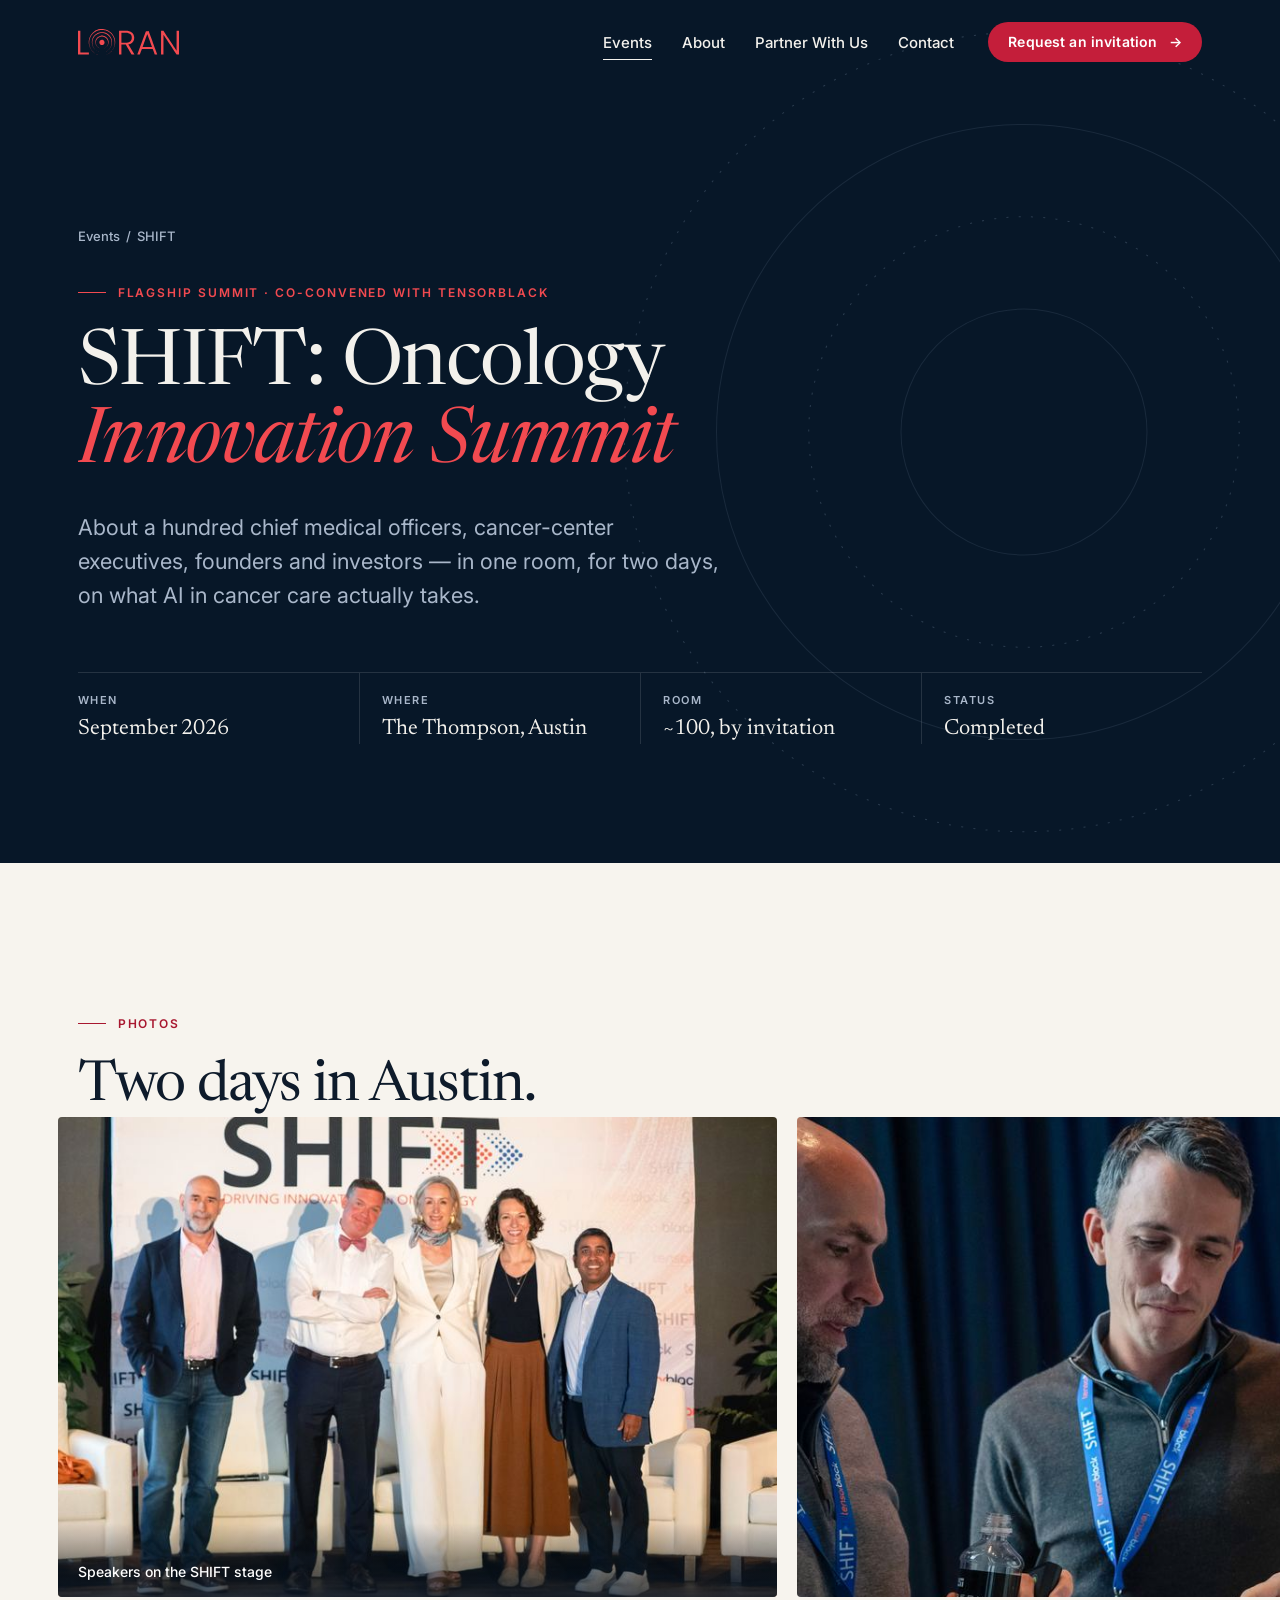
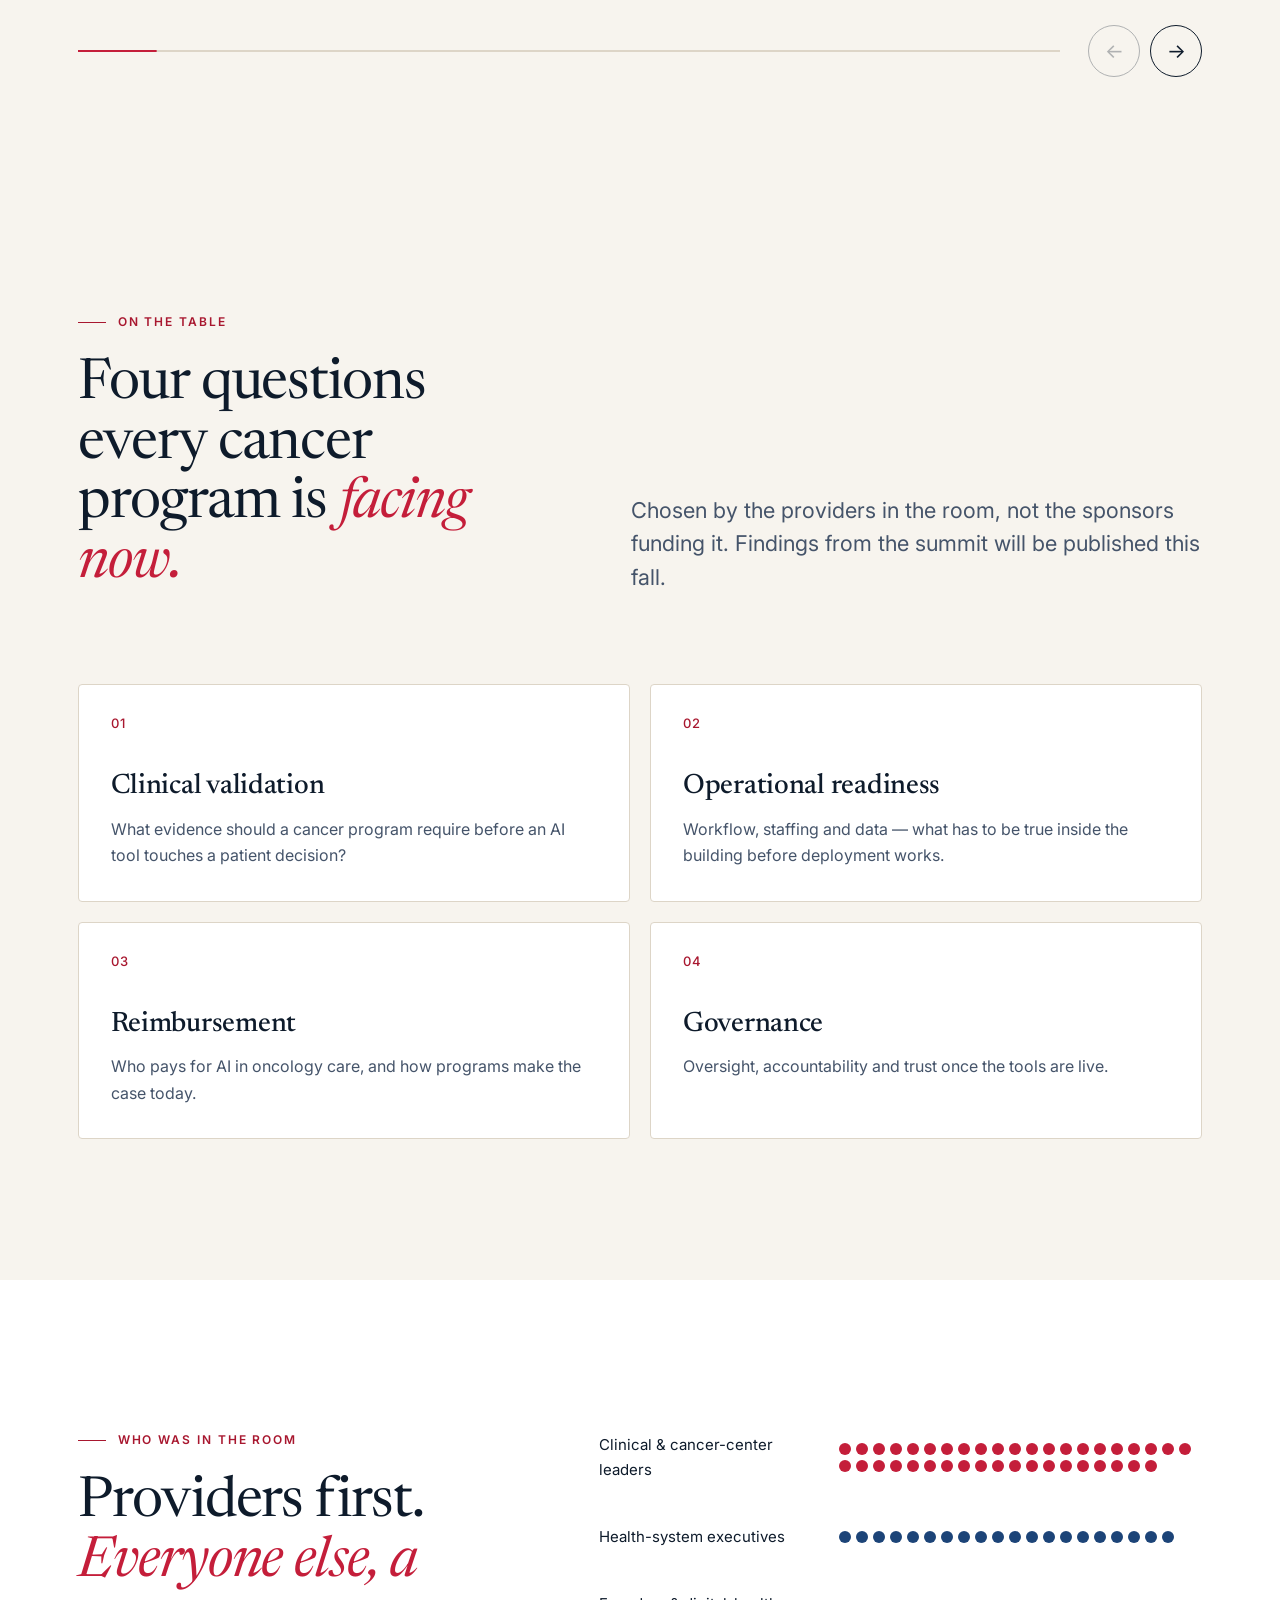
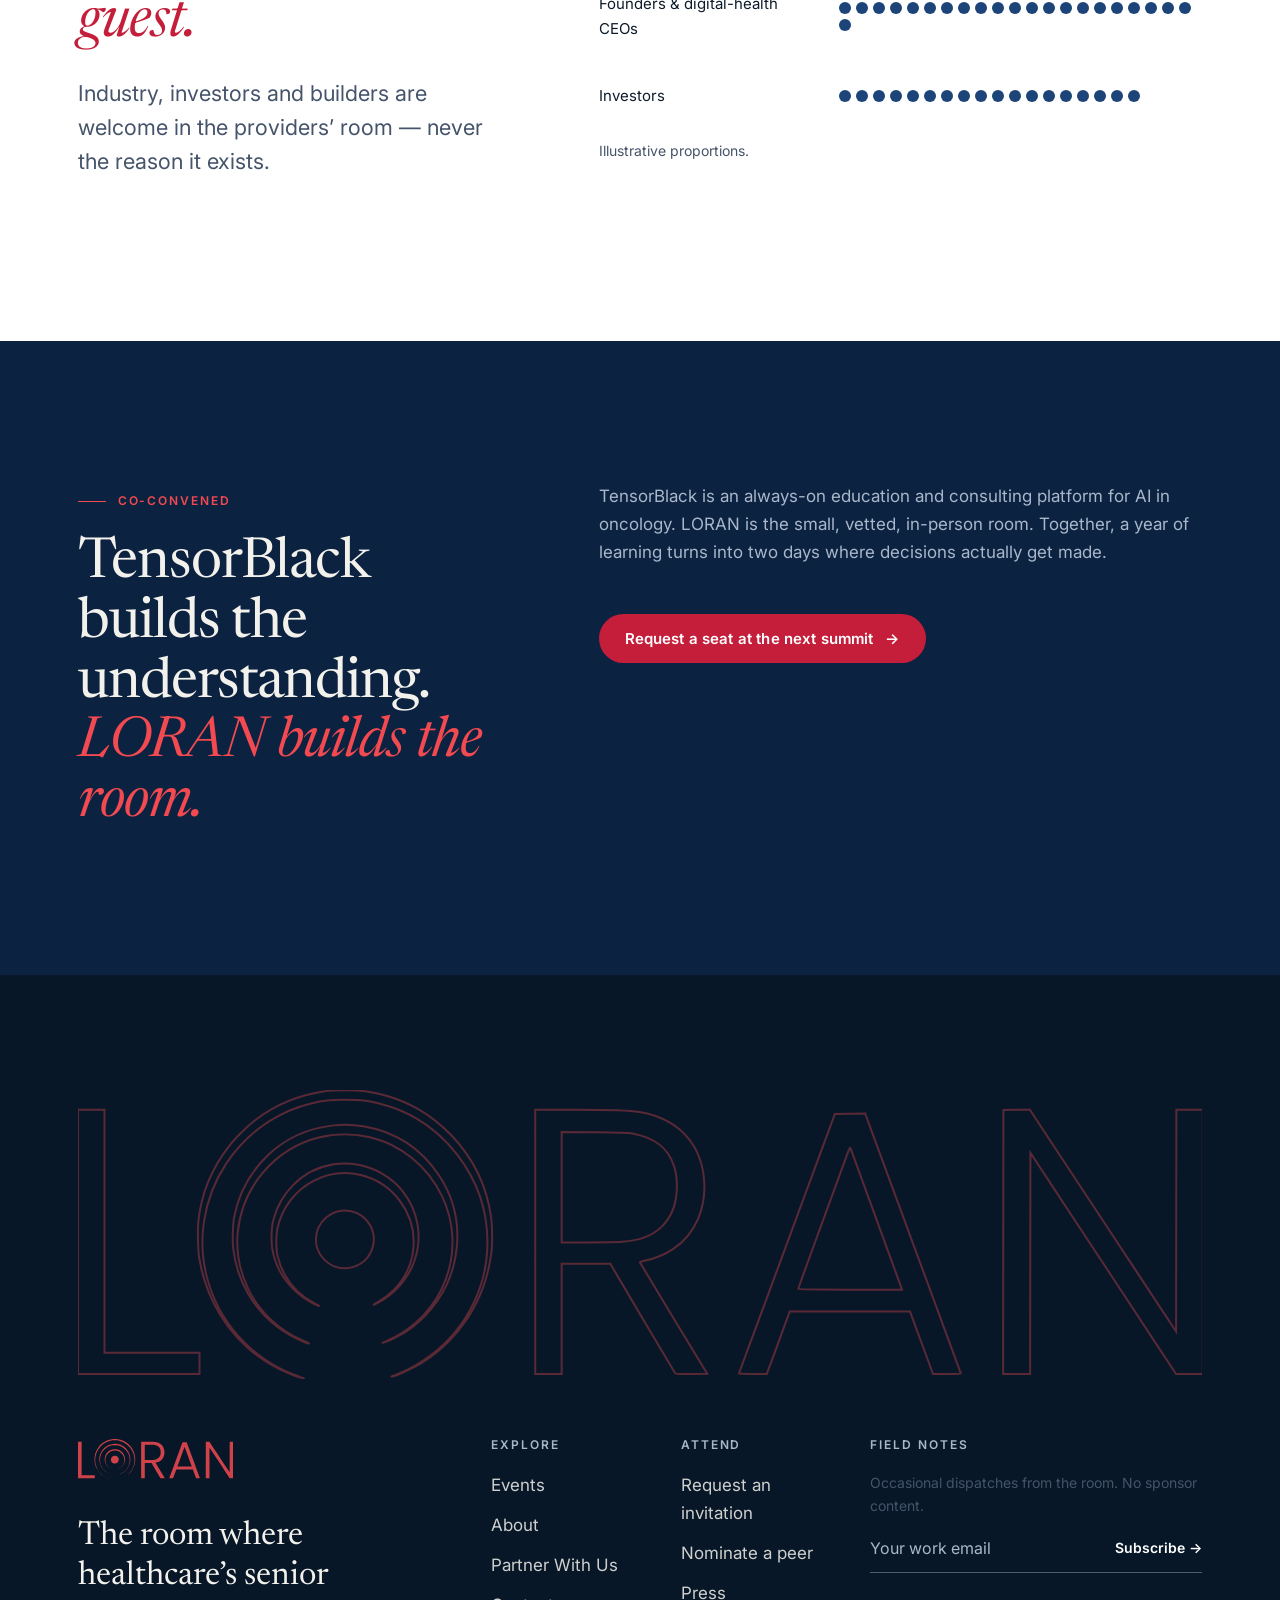
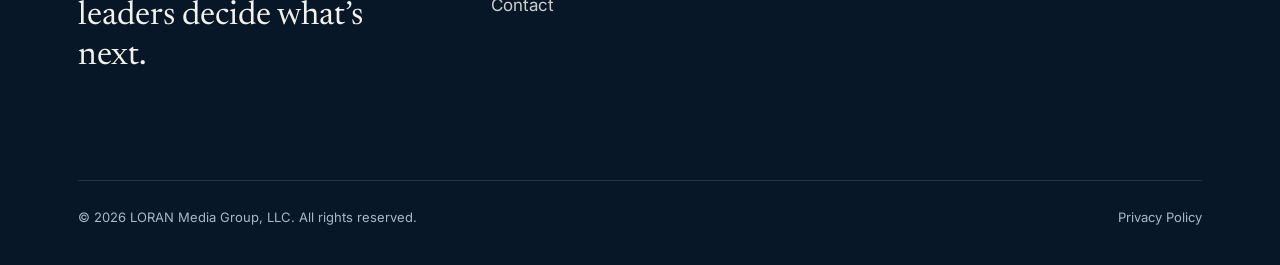
<file: loran/event-shift.html>
<!doctype html>
<html lang="en">
<head>
<meta charset="utf-8">
<meta name="viewport" content="width=device-width,initial-scale=1">
<title>SHIFT: Oncology Innovation Summit — LORAN</title>
<meta name="description" content="SHIFT, LORAN's flagship oncology summit co-convened with TensorBlack: about 100 invited leaders on AI in cancer care, at The Thompson Austin.">
<meta property="og:title" content="SHIFT: Oncology Innovation Summit — LORAN">
<meta property="og:description" content="SHIFT, LORAN's flagship oncology summit co-convened with TensorBlack: about 100 invited leaders on AI in cancer care, at The Thompson Austin.">
<meta property="og:type" content="website">
<meta name="theme-color" content="#071728">
<link rel="icon" href="data:image/svg+xml,%3Csvg xmlns='http://www.w3.org/2000/svg' viewBox='0 0 32 32'%3E%3Crect width='32' height='32' rx='7' fill='%23071728'/%3E%3Cg fill='none' stroke='%23F24A50' stroke-width='1.6'%3E%3Ccircle cx='16' cy='16' r='12'/%3E%3Ccircle cx='16' cy='16' r='8'/%3E%3C/g%3E%3Ccircle cx='16' cy='16' r='3.4' fill='%23F24A50'/%3E%3C/svg%3E">
<link rel="preconnect" href="https://fonts.googleapis.com">
<link rel="preconnect" href="https://fonts.gstatic.com" crossorigin>
<link rel="stylesheet" href="https://fonts.googleapis.com/css2?family=Inter:wght@400;500;600&family=Newsreader:ital,opsz,wght@0,6..72,400;0,6..72,500;1,6..72,400&display=swap">
<link rel="stylesheet" href="styles.css">
<script type="application/ld+json">{"@context":"https://schema.org","@type":"Event","name":"SHIFT: Oncology Innovation Summit","startDate":"2026-09","eventAttendanceMode":"https://schema.org/OfflineEventAttendanceMode","location":{"@type":"Place","name":"The Thompson Austin","address":{"@type":"PostalAddress","addressLocality":"Austin","addressRegion":"TX","addressCountry":"US"}},"organizer":[{"@type":"Organization","name":"LORAN"},{"@type":"Organization","name":"TensorBlack"}]}</script>
</head>
<body>
<a class="skip" href="#main">Skip to content</a>
<header class="site-header">
  <div class="wrap">
    <a class="logo" href="index.html" aria-label="LORAN home"><svg class="logo-mark" aria-hidden="true" focusable="false" viewBox="0 0 2000 515"><path fill="currentColor" fill-rule="evenodd" d="M397.5 512.0C396.2 511.5 396.1 511.1 397.0 511.1C397.8 511.1 399.4 511.5 400.5 512.0C401.8 512.5 401.9 512.9 401.0 512.9C400.2 512.9 398.6 512.5 397.5 512.0ZM384.5 507.6C321.7 484.8 270.3 438.3 240.5 377.5C227.5 350.9 220.2 327.9 215.4 298.3C213.3 285.0 212.4 248.3 213.9 233.8C219.0 184.2 238.3 137.6 270.7 97.0C280.9 84.1 303.1 62.5 316.0 52.8C352.6 25.4 391.9 9.2 438.5 2.4C456.9 -0.4 494.8 -0.1 513.9 2.8C573.4 12.1 622.6 37.6 663.4 80.1C703.1 121.6 727.1 171.0 734.6 227.1C736.6 242.1 736.9 274.1 735.1 288.5C729.8 331.5 714.9 372.3 692.1 406.6C680.8 423.6 672.5 433.7 657.6 448.5C637.0 469.0 615.4 484.4 590.5 496.5C577.9 502.6 558.2 510.5 557.4 509.7C557.2 509.5 560.9 507.9 565.8 506.0C578.2 501.4 599.7 490.3 612.5 481.9C684.8 434.9 728.0 355.8 728.0 270.6C728.0 156.1 648.5 53.0 538.6 25.0C513.6 18.6 504.1 17.5 474.5 17.5C446.1 17.5 436.3 18.6 414.2 24.0C352.6 39.1 298.5 77.5 263.4 131.0C221.9 194.4 210.3 271.4 231.6 341.9C244.4 383.9 264.7 418.0 294.9 448.0C301.3 454.4 310.3 462.6 315.0 466.3C334.0 481.6 361.1 497.4 382.0 505.5C393.7 510.0 395.8 510.9 394.5 510.9C393.9 510.9 389.4 509.4 384.5 507.6ZM0.0 270.0L0.0 35.0L23.5 35.0L47.0 35.0L47.0 251.0L47.0 467.0L131.5 467.0L216.0 467.0L216.0 486.0L216.0 505.0L108.0 505.0L0.0 505.0L0.0 270.0ZM813.0 270.0L813.0 35.0L884.9 35.0C959.0 35.0 979.2 35.7 998.5 39.0C1065.3 50.4 1106.9 93.3 1113.0 157.0C1118.1 209.3 1097.7 256.1 1058.5 282.4C1045.0 291.5 1025.2 299.7 1007.2 303.7C1002.7 304.7 999.0 305.8 999.0 306.2C999.0 306.6 1025.9 351.4 1058.9 405.7L1118.8 504.5L1090.7 504.8C1068.9 505.0 1062.4 504.7 1061.8 503.8C1058.9 499.0 1011.5 419.1 982.0 369.2L946.5 309.1L903.2 309.0L860.0 309.0L860.0 407.0L860.0 505.0L836.5 505.0L813.0 505.0L813.0 270.0ZM1175.3 503.7C1175.5 503.0 1184.2 479.8 1194.4 452.0C1204.7 424.2 1216.3 392.9 1220.2 382.5C1224.0 372.1 1235.4 341.2 1245.5 314.0C1255.6 286.8 1277.9 226.5 1295.0 180.0C1312.2 133.5 1330.7 83.6 1336.0 69.0L1345.8 42.5L1372.8 42.2L1399.8 42.0L1403.3 51.7C1405.2 57.1 1412.2 76.1 1418.8 94.0C1425.4 111.9 1438.1 146.3 1447.0 170.5C1455.9 194.7 1471.7 237.4 1482.0 265.5C1492.3 293.6 1512.1 347.3 1526.0 385.0C1539.9 422.7 1555.4 464.9 1560.6 478.9C1565.8 492.9 1570.0 504.4 1570.0 504.6C1570.0 504.8 1558.8 505.0 1545.1 505.0L1520.3 505.0L1512.3 483.2C1507.9 471.3 1498.7 446.3 1491.9 427.8L1479.5 394.0L1372.5 394.0L1265.5 394.0L1260.1 408.8C1257.2 416.9 1248.5 440.6 1240.8 461.5C1233.1 482.4 1226.3 500.7 1225.8 502.2L1224.8 505.0L1199.8 505.0C1180.1 505.0 1174.9 504.7 1175.3 503.7ZM1645.2 270.2L1645.5 35.5L1669.0 35.3L1692.5 35.0L1730.0 92.0C1750.6 123.4 1775.2 160.6 1784.5 174.8C1793.8 188.9 1818.1 225.7 1838.4 256.5C1858.7 287.3 1892.7 338.8 1913.9 371.0L1952.5 429.4L1952.8 232.2L1953.0 35.0L1976.5 35.0L2000.0 35.0L2000.0 270.0L2000.0 505.0L1976.2 505.0L1952.5 505.0L1912.1 443.8C1890.0 410.1 1852.3 352.8 1828.4 316.5C1804.4 280.2 1764.3 219.3 1739.2 181.1L1693.5 111.6L1693.2 308.3L1693.0 505.0L1669.0 505.0L1645.0 505.0L1645.2 270.2ZM402.5 448.1C383.8 440.6 370.5 433.3 355.8 422.3C311.4 389.3 282.6 338.6 275.9 281.6C274.4 269.1 275.3 238.5 277.4 227.2C285.5 183.5 305.5 146.7 337.6 116.0C369.0 85.9 408.8 67.9 454.5 62.9C467.8 61.5 493.6 62.2 507.0 64.5C563.8 73.9 610.9 104.7 642.6 153.0C693.2 230.3 682.6 333.7 617.1 401.3C601.5 417.4 584.1 430.4 565.7 439.6C556.5 444.3 542.0 450.3 541.4 449.7C541.2 449.6 545.5 447.5 551.0 445.1C650.3 401.9 693.9 285.3 647.0 188.2C621.5 135.4 574.6 97.1 519.1 83.9C491.1 77.2 455.9 77.4 428.0 84.4C349.9 104.2 292.3 171.6 284.0 252.9C280.6 286.9 287.2 322.3 303.0 354.5C322.3 393.9 356.5 426.5 397.5 444.6C411.4 450.8 411.6 450.9 410.5 450.9C409.9 450.9 406.4 449.7 402.5 448.1ZM417.9 379.2C404.0 372.2 393.8 364.8 382.5 353.5C362.4 333.6 350.1 310.1 345.4 282.6C343.0 268.9 343.9 243.8 347.3 231.0C350.8 217.5 355.2 206.8 361.4 196.3C368.5 184.2 372.4 179.2 382.8 168.7C401.2 150.0 426.1 137.1 452.4 132.5C463.8 130.6 484.1 130.6 496.1 132.6C527.7 137.9 558.4 155.9 577.4 180.4C605.2 216.1 612.8 261.2 598.3 303.5C587.3 335.5 562.6 363.6 532.3 378.9C523.3 383.4 523.3 382.7 532.2 377.6C544.0 370.9 552.8 364.3 561.5 355.5C603.9 312.7 608.7 246.2 572.9 198.0C537.1 149.6 472.6 134.1 419.8 161.2C386.2 178.3 362.5 209.4 354.4 246.9C352.1 257.5 352.1 282.7 354.4 293.3C360.0 318.8 371.6 339.8 390.1 357.6C400.3 367.4 408.6 373.4 420.5 379.4C425.4 381.9 429.1 383.9 428.5 384.0C427.9 384.0 423.2 381.8 417.9 379.2ZM1464.4 352.8C1463.8 350.8 1448.1 307.7 1410.0 203.5C1386.7 139.7 1378.1 116.1 1376.0 110.0C1374.7 106.4 1373.4 103.1 1373.0 102.7C1372.6 102.2 1370.0 108.1 1367.2 115.7C1361.2 131.9 1344.4 177.9 1319.0 247.5C1308.9 275.0 1296.1 310.1 1290.5 325.5C1284.9 340.9 1280.5 353.8 1280.7 354.2C1280.9 354.7 1322.5 355.0 1373.1 355.0L1465.1 355.0L1464.4 352.8ZM461.1 315.4C439.3 309.5 423.0 288.5 423.0 266.1C423.0 234.1 452.8 209.1 483.7 215.2C494.2 217.3 502.1 221.2 509.5 228.1C543.8 260.3 521.1 317.3 474.0 316.9C469.9 316.9 464.1 316.2 461.1 315.4ZM967.5 270.0C999.5 267.7 1022.5 258.7 1038.9 242.0C1055.6 225.0 1063.7 204.9 1064.7 177.2C1065.4 160.2 1064.0 148.2 1059.9 135.5C1049.4 103.0 1026.3 84.8 985.6 77.3C979.2 76.1 965.0 75.7 918.8 75.3L860.0 74.8L860.0 172.9L860.0 271.0L906.8 271.0C932.5 271.0 959.8 270.5 967.5 270.0Z"/></svg><span class="sr-only">LORAN</span></a>
    <button class="menu-btn" aria-expanded="false" aria-controls="nav" aria-label="Menu"><span></span><span></span></button>
    <nav class="nav" id="nav" aria-label="Primary">
      <ul><li><a href="events.html" aria-current="page">Events</a></li><li><a href="about.html">About</a></li><li><a href="partner.html">Partner With Us</a></li><li><a href="contact.html">Contact</a></li></ul>
      <a class="btn" href="contact.html?type=invitation">Request an invitation <span class="arr" aria-hidden="true">&rarr;</span></a>
    </nav>
  </div>
</header>
<main id="main">
<section class="page-hero darker">
  <svg class="rings" viewBox="0 0 800 800" aria-hidden="true"><circle cx="400" cy="400" r="120"/><circle class="r" cx="400" cy="400" r="210"/><circle cx="400" cy="400" r="300"/><circle class="r" cx="400" cy="400" r="390"/></svg>
  <div class="wrap">
    <nav class="crumbs fade-up" aria-label="Breadcrumb"><a href="events.html">Events</a> &nbsp;/&nbsp; SHIFT</nav>
    <p class="eyebrow fade-up" style="--d:80ms">Flagship summit &middot; Co-convened with TensorBlack</p>
    <h1 class="h1 split"><span class="line"><span style="--i:0">SHIFT: Oncology</span></span><span class="line"><span style="--i:1"><em>Innovation Summit</em></span></span></h1>
    <p class="lede fade-up" style="--d:500ms">About a hundred chief medical officers, cancer-center executives, founders and investors &mdash; in one room, for two days, on what AI in cancer care actually takes.</p>
    <dl class="facts fade-up" style="--d:700ms">
      <div><dt>When</dt><dd>September 2026</dd></div>
      <div><dt>Where</dt><dd>The Thompson, Austin</dd></div>
      <div><dt>Room</dt><dd>~100, by invitation</dd></div>
      <div><dt>Status</dt><dd>Completed</dd></div>
    </dl>
  </div>
</section>

<section class="band-top" aria-labelledby="photos-title">
  <div class="wrap">
    <p class="eyebrow">Photos</p>
    <h2 class="h2" id="photos-title" data-reveal>Two days in Austin.</h2>
  </div>
  <section class="gallery" aria-roledescription="carousel" aria-label="Photos from SHIFT 2026" data-carousel>
  <div class="track" tabindex="0"><figure class="slide" role="group" aria-roledescription="slide" aria-label="1 of 7"><img src="images/shift/speakers.jpg" srcset="images/shift/speakers-sm.jpg 800w, images/shift/speakers.jpg 1600w" sizes="(max-width: 760px) 80vw, 50vw" width="1600" height="1069" alt="SHIFT 2026: speakers on the shift stage" loading="eager" decoding="async"><figcaption>Speakers on the SHIFT stage</figcaption></figure><figure class="slide" role="group" aria-roledescription="slide" aria-label="2 of 7"><img src="images/shift/conversation.jpg" srcset="images/shift/conversation-sm.jpg 800w, images/shift/conversation.jpg 1600w" sizes="(max-width: 760px) 80vw, 50vw" width="1600" height="1069" alt="SHIFT 2026: a conversation between sessions" loading="eager" decoding="async"><figcaption>A conversation between sessions</figcaption></figure><figure class="slide" role="group" aria-roledescription="slide" aria-label="3 of 7"><img src="images/shift/between-sessions.jpg" srcset="images/shift/between-sessions-sm.jpg 800w, images/shift/between-sessions.jpg 1600w" sizes="(max-width: 760px) 80vw, 50vw" width="1600" height="1069" alt="SHIFT 2026: catching up in the hallway" loading="lazy" decoding="async"><figcaption>Catching up in the hallway</figcaption></figure><figure class="slide" role="group" aria-roledescription="slide" aria-label="4 of 7"><img src="images/shift/panel.jpg" srcset="images/shift/panel-sm.jpg 800w, images/shift/panel.jpg 1600w" sizes="(max-width: 760px) 80vw, 50vw" width="1600" height="1069" alt="SHIFT 2026: a panel in session" loading="lazy" decoding="async"><figcaption>A panel in session</figcaption></figure><figure class="slide" role="group" aria-roledescription="slide" aria-label="5 of 7"><img src="images/shift/group.jpg" srcset="images/shift/group-sm.jpg 800w, images/shift/group.jpg 1600w" sizes="(max-width: 760px) 80vw, 50vw" width="1600" height="1069" alt="SHIFT 2026: the room, together" loading="lazy" decoding="async"><figcaption>The room, together</figcaption></figure><figure class="slide" role="group" aria-roledescription="slide" aria-label="6 of 7"><img src="images/shift/reception.jpg" srcset="images/shift/reception-sm.jpg 800w, images/shift/reception.jpg 1600w" sizes="(max-width: 760px) 80vw, 50vw" width="1600" height="1069" alt="SHIFT 2026: the evening reception" loading="lazy" decoding="async"><figcaption>The evening reception</figcaption></figure><figure class="slide" role="group" aria-roledescription="slide" aria-label="7 of 7"><img src="images/shift/keynote.jpg" srcset="images/shift/keynote-sm.jpg 800w, images/shift/keynote.jpg 1600w" sizes="(max-width: 760px) 80vw, 50vw" width="1600" height="1069" alt="SHIFT 2026: innovation solution presentations" loading="lazy" decoding="async"><figcaption>Innovation solution presentations</figcaption></figure></div>
  <div class="wrap gallery-ui">
    <div class="gallery-progress" aria-hidden="true"><i></i></div>
    <div class="gallery-btns">
      <button type="button" class="gbtn" data-prev aria-label="Previous photo"><span aria-hidden="true">&larr;</span></button>
      <button type="button" class="gbtn" data-next aria-label="Next photo"><span aria-hidden="true">&rarr;</span></button>
    </div>
  </div>
</section>
</section>

<section class="band">
  <div class="wrap">
    <div class="split-head">
      <div>
        <p class="eyebrow">On the table</p>
        <h2 class="h2" data-reveal>Four questions every cancer program is <em>facing now.</em></h2>
      </div>
      <p class="lede" data-reveal style="--d:120ms">Chosen by the providers in the room, not the sponsors funding it. Findings from the summit will be published this fall.</p>
    </div>
    <div class="topics">
      <div class="topic" data-reveal><span class="num">01</span><h3 class="h3">Clinical validation</h3><p>What evidence should a cancer program require before an AI tool touches a patient decision?</p></div>
      <div class="topic" data-reveal style="--d:100ms"><span class="num">02</span><h3 class="h3">Operational readiness</h3><p>Workflow, staffing and data &mdash; what has to be true inside the building before deployment works.</p></div>
      <div class="topic" data-reveal style="--d:200ms"><span class="num">03</span><h3 class="h3">Reimbursement</h3><p>Who pays for AI in oncology care, and how programs make the case today.</p></div>
      <div class="topic" data-reveal style="--d:300ms"><span class="num">04</span><h3 class="h3">Governance</h3><p>Oversight, accountability and trust once the tools are live.</p></div>
    </div>
  </div>
</section>

<section class="band white">
  <div class="wrap two-col">
    <div>
      <p class="eyebrow">Who was in the room</p>
      <h2 class="h2" data-reveal>Providers first. <em>Everyone else, a guest.</em></h2>
      <p class="lede mt-s" data-reveal style="--d:120ms">Industry, investors and builders are welcome in the providers&rsquo; room &mdash; never the reason it exists.</p>
    </div>
    <div class="room-mix" aria-label="Illustrative mix of the room; each dot is one seat">
      <div class="row providers"><span>Clinical &amp; cancer-center leaders</span><span class="seats" data-seats="40"></span></div>
      <div class="row"><span>Health-system executives</span><span class="seats" data-seats="20"></span></div>
      <div class="row"><span>Founders &amp; digital-health CEOs</span><span class="seats" data-seats="22"></span></div>
      <div class="row"><span>Investors</span><span class="seats" data-seats="18"></span></div>
      <p class="small muted">Illustrative proportions.</p>
    </div>
  </div>
</section>

<section class="band dark">
  <div class="wrap two-col">
    <div>
      <p class="eyebrow">Co-convened</p>
      <h2 class="h2" data-reveal>TensorBlack builds the understanding. <em>LORAN builds the room.</em></h2>
    </div>
    <div class="prose" data-reveal style="--d:120ms">
      <p class="muted">TensorBlack is an always-on education and consulting platform for AI in oncology. LORAN is the small, vetted, in-person room. Together, a year of learning turns into two days where decisions actually get made.</p>
      <div class="actions mt-m"><a class="btn" href="contact.html?type=invitation">Request a seat at the next summit <span class="arr" aria-hidden="true">&rarr;</span></a></div>
    </div>
  </div>
</section>
</main>
<footer class="site-footer">
  <div class="wrap">
    <div class="footer-word" aria-hidden="true"><svg class="logo-mark" aria-hidden="true" focusable="false" viewBox="0 0 2000 515"><path fill="currentColor" fill-rule="evenodd" d="M397.5 512.0C396.2 511.5 396.1 511.1 397.0 511.1C397.8 511.1 399.4 511.5 400.5 512.0C401.8 512.5 401.9 512.9 401.0 512.9C400.2 512.9 398.6 512.5 397.5 512.0ZM384.5 507.6C321.7 484.8 270.3 438.3 240.5 377.5C227.5 350.9 220.2 327.9 215.4 298.3C213.3 285.0 212.4 248.3 213.9 233.8C219.0 184.2 238.3 137.6 270.7 97.0C280.9 84.1 303.1 62.5 316.0 52.8C352.6 25.4 391.9 9.2 438.5 2.4C456.9 -0.4 494.8 -0.1 513.9 2.8C573.4 12.1 622.6 37.6 663.4 80.1C703.1 121.6 727.1 171.0 734.6 227.1C736.6 242.1 736.9 274.1 735.1 288.5C729.8 331.5 714.9 372.3 692.1 406.6C680.8 423.6 672.5 433.7 657.6 448.5C637.0 469.0 615.4 484.4 590.5 496.5C577.9 502.6 558.2 510.5 557.4 509.7C557.2 509.5 560.9 507.9 565.8 506.0C578.2 501.4 599.7 490.3 612.5 481.9C684.8 434.9 728.0 355.8 728.0 270.6C728.0 156.1 648.5 53.0 538.6 25.0C513.6 18.6 504.1 17.5 474.5 17.5C446.1 17.5 436.3 18.6 414.2 24.0C352.6 39.1 298.5 77.5 263.4 131.0C221.9 194.4 210.3 271.4 231.6 341.9C244.4 383.9 264.7 418.0 294.9 448.0C301.3 454.4 310.3 462.6 315.0 466.3C334.0 481.6 361.1 497.4 382.0 505.5C393.7 510.0 395.8 510.9 394.5 510.9C393.9 510.9 389.4 509.4 384.5 507.6ZM0.0 270.0L0.0 35.0L23.5 35.0L47.0 35.0L47.0 251.0L47.0 467.0L131.5 467.0L216.0 467.0L216.0 486.0L216.0 505.0L108.0 505.0L0.0 505.0L0.0 270.0ZM813.0 270.0L813.0 35.0L884.9 35.0C959.0 35.0 979.2 35.7 998.5 39.0C1065.3 50.4 1106.9 93.3 1113.0 157.0C1118.1 209.3 1097.7 256.1 1058.5 282.4C1045.0 291.5 1025.2 299.7 1007.2 303.7C1002.7 304.7 999.0 305.8 999.0 306.2C999.0 306.6 1025.9 351.4 1058.9 405.7L1118.8 504.5L1090.7 504.8C1068.9 505.0 1062.4 504.7 1061.8 503.8C1058.9 499.0 1011.5 419.1 982.0 369.2L946.5 309.1L903.2 309.0L860.0 309.0L860.0 407.0L860.0 505.0L836.5 505.0L813.0 505.0L813.0 270.0ZM1175.3 503.7C1175.5 503.0 1184.2 479.8 1194.4 452.0C1204.7 424.2 1216.3 392.9 1220.2 382.5C1224.0 372.1 1235.4 341.2 1245.5 314.0C1255.6 286.8 1277.9 226.5 1295.0 180.0C1312.2 133.5 1330.7 83.6 1336.0 69.0L1345.8 42.5L1372.8 42.2L1399.8 42.0L1403.3 51.7C1405.2 57.1 1412.2 76.1 1418.8 94.0C1425.4 111.9 1438.1 146.3 1447.0 170.5C1455.9 194.7 1471.7 237.4 1482.0 265.5C1492.3 293.6 1512.1 347.3 1526.0 385.0C1539.9 422.7 1555.4 464.9 1560.6 478.9C1565.8 492.9 1570.0 504.4 1570.0 504.6C1570.0 504.8 1558.8 505.0 1545.1 505.0L1520.3 505.0L1512.3 483.2C1507.9 471.3 1498.7 446.3 1491.9 427.8L1479.5 394.0L1372.5 394.0L1265.5 394.0L1260.1 408.8C1257.2 416.9 1248.5 440.6 1240.8 461.5C1233.1 482.4 1226.3 500.7 1225.8 502.2L1224.8 505.0L1199.8 505.0C1180.1 505.0 1174.9 504.7 1175.3 503.7ZM1645.2 270.2L1645.5 35.5L1669.0 35.3L1692.5 35.0L1730.0 92.0C1750.6 123.4 1775.2 160.6 1784.5 174.8C1793.8 188.9 1818.1 225.7 1838.4 256.5C1858.7 287.3 1892.7 338.8 1913.9 371.0L1952.5 429.4L1952.8 232.2L1953.0 35.0L1976.5 35.0L2000.0 35.0L2000.0 270.0L2000.0 505.0L1976.2 505.0L1952.5 505.0L1912.1 443.8C1890.0 410.1 1852.3 352.8 1828.4 316.5C1804.4 280.2 1764.3 219.3 1739.2 181.1L1693.5 111.6L1693.2 308.3L1693.0 505.0L1669.0 505.0L1645.0 505.0L1645.2 270.2ZM402.5 448.1C383.8 440.6 370.5 433.3 355.8 422.3C311.4 389.3 282.6 338.6 275.9 281.6C274.4 269.1 275.3 238.5 277.4 227.2C285.5 183.5 305.5 146.7 337.6 116.0C369.0 85.9 408.8 67.9 454.5 62.9C467.8 61.5 493.6 62.2 507.0 64.5C563.8 73.9 610.9 104.7 642.6 153.0C693.2 230.3 682.6 333.7 617.1 401.3C601.5 417.4 584.1 430.4 565.7 439.6C556.5 444.3 542.0 450.3 541.4 449.7C541.2 449.6 545.5 447.5 551.0 445.1C650.3 401.9 693.9 285.3 647.0 188.2C621.5 135.4 574.6 97.1 519.1 83.9C491.1 77.2 455.9 77.4 428.0 84.4C349.9 104.2 292.3 171.6 284.0 252.9C280.6 286.9 287.2 322.3 303.0 354.5C322.3 393.9 356.5 426.5 397.5 444.6C411.4 450.8 411.6 450.9 410.5 450.9C409.9 450.9 406.4 449.7 402.5 448.1ZM417.9 379.2C404.0 372.2 393.8 364.8 382.5 353.5C362.4 333.6 350.1 310.1 345.4 282.6C343.0 268.9 343.9 243.8 347.3 231.0C350.8 217.5 355.2 206.8 361.4 196.3C368.5 184.2 372.4 179.2 382.8 168.7C401.2 150.0 426.1 137.1 452.4 132.5C463.8 130.6 484.1 130.6 496.1 132.6C527.7 137.9 558.4 155.9 577.4 180.4C605.2 216.1 612.8 261.2 598.3 303.5C587.3 335.5 562.6 363.6 532.3 378.9C523.3 383.4 523.3 382.7 532.2 377.6C544.0 370.9 552.8 364.3 561.5 355.5C603.9 312.7 608.7 246.2 572.9 198.0C537.1 149.6 472.6 134.1 419.8 161.2C386.2 178.3 362.5 209.4 354.4 246.9C352.1 257.5 352.1 282.7 354.4 293.3C360.0 318.8 371.6 339.8 390.1 357.6C400.3 367.4 408.6 373.4 420.5 379.4C425.4 381.9 429.1 383.9 428.5 384.0C427.9 384.0 423.2 381.8 417.9 379.2ZM1464.4 352.8C1463.8 350.8 1448.1 307.7 1410.0 203.5C1386.7 139.7 1378.1 116.1 1376.0 110.0C1374.7 106.4 1373.4 103.1 1373.0 102.7C1372.6 102.2 1370.0 108.1 1367.2 115.7C1361.2 131.9 1344.4 177.9 1319.0 247.5C1308.9 275.0 1296.1 310.1 1290.5 325.5C1284.9 340.9 1280.5 353.8 1280.7 354.2C1280.9 354.7 1322.5 355.0 1373.1 355.0L1465.1 355.0L1464.4 352.8ZM461.1 315.4C439.3 309.5 423.0 288.5 423.0 266.1C423.0 234.1 452.8 209.1 483.7 215.2C494.2 217.3 502.1 221.2 509.5 228.1C543.8 260.3 521.1 317.3 474.0 316.9C469.9 316.9 464.1 316.2 461.1 315.4ZM967.5 270.0C999.5 267.7 1022.5 258.7 1038.9 242.0C1055.6 225.0 1063.7 204.9 1064.7 177.2C1065.4 160.2 1064.0 148.2 1059.9 135.5C1049.4 103.0 1026.3 84.8 985.6 77.3C979.2 76.1 965.0 75.7 918.8 75.3L860.0 74.8L860.0 172.9L860.0 271.0L906.8 271.0C932.5 271.0 959.8 270.5 967.5 270.0Z"/></svg></div>
    <div class="footer-top">
      <div>
        <a class="logo" href="index.html" aria-label="LORAN home"><svg class="logo-mark" aria-hidden="true" focusable="false" viewBox="0 0 2000 515"><path fill="currentColor" fill-rule="evenodd" d="M397.5 512.0C396.2 511.5 396.1 511.1 397.0 511.1C397.8 511.1 399.4 511.5 400.5 512.0C401.8 512.5 401.9 512.9 401.0 512.9C400.2 512.9 398.6 512.5 397.5 512.0ZM384.5 507.6C321.7 484.8 270.3 438.3 240.5 377.5C227.5 350.9 220.2 327.9 215.4 298.3C213.3 285.0 212.4 248.3 213.9 233.8C219.0 184.2 238.3 137.6 270.7 97.0C280.9 84.1 303.1 62.5 316.0 52.8C352.6 25.4 391.9 9.2 438.5 2.4C456.9 -0.4 494.8 -0.1 513.9 2.8C573.4 12.1 622.6 37.6 663.4 80.1C703.1 121.6 727.1 171.0 734.6 227.1C736.6 242.1 736.9 274.1 735.1 288.5C729.8 331.5 714.9 372.3 692.1 406.6C680.8 423.6 672.5 433.7 657.6 448.5C637.0 469.0 615.4 484.4 590.5 496.5C577.9 502.6 558.2 510.5 557.4 509.7C557.2 509.5 560.9 507.9 565.8 506.0C578.2 501.4 599.7 490.3 612.5 481.9C684.8 434.9 728.0 355.8 728.0 270.6C728.0 156.1 648.5 53.0 538.6 25.0C513.6 18.6 504.1 17.5 474.5 17.5C446.1 17.5 436.3 18.6 414.2 24.0C352.6 39.1 298.5 77.5 263.4 131.0C221.9 194.4 210.3 271.4 231.6 341.9C244.4 383.9 264.7 418.0 294.9 448.0C301.3 454.4 310.3 462.6 315.0 466.3C334.0 481.6 361.1 497.4 382.0 505.5C393.7 510.0 395.8 510.9 394.5 510.9C393.9 510.9 389.4 509.4 384.5 507.6ZM0.0 270.0L0.0 35.0L23.5 35.0L47.0 35.0L47.0 251.0L47.0 467.0L131.5 467.0L216.0 467.0L216.0 486.0L216.0 505.0L108.0 505.0L0.0 505.0L0.0 270.0ZM813.0 270.0L813.0 35.0L884.9 35.0C959.0 35.0 979.2 35.7 998.5 39.0C1065.3 50.4 1106.9 93.3 1113.0 157.0C1118.1 209.3 1097.7 256.1 1058.5 282.4C1045.0 291.5 1025.2 299.7 1007.2 303.7C1002.7 304.7 999.0 305.8 999.0 306.2C999.0 306.6 1025.9 351.4 1058.9 405.7L1118.8 504.5L1090.7 504.8C1068.9 505.0 1062.4 504.7 1061.8 503.8C1058.9 499.0 1011.5 419.1 982.0 369.2L946.5 309.1L903.2 309.0L860.0 309.0L860.0 407.0L860.0 505.0L836.5 505.0L813.0 505.0L813.0 270.0ZM1175.3 503.7C1175.5 503.0 1184.2 479.8 1194.4 452.0C1204.7 424.2 1216.3 392.9 1220.2 382.5C1224.0 372.1 1235.4 341.2 1245.5 314.0C1255.6 286.8 1277.9 226.5 1295.0 180.0C1312.2 133.5 1330.7 83.6 1336.0 69.0L1345.8 42.5L1372.8 42.2L1399.8 42.0L1403.3 51.7C1405.2 57.1 1412.2 76.1 1418.8 94.0C1425.4 111.9 1438.1 146.3 1447.0 170.5C1455.9 194.7 1471.7 237.4 1482.0 265.5C1492.3 293.6 1512.1 347.3 1526.0 385.0C1539.9 422.7 1555.4 464.9 1560.6 478.9C1565.8 492.9 1570.0 504.4 1570.0 504.6C1570.0 504.8 1558.8 505.0 1545.1 505.0L1520.3 505.0L1512.3 483.2C1507.9 471.3 1498.7 446.3 1491.9 427.8L1479.5 394.0L1372.5 394.0L1265.5 394.0L1260.1 408.8C1257.2 416.9 1248.5 440.6 1240.8 461.5C1233.1 482.4 1226.3 500.7 1225.8 502.2L1224.8 505.0L1199.8 505.0C1180.1 505.0 1174.9 504.7 1175.3 503.7ZM1645.2 270.2L1645.5 35.5L1669.0 35.3L1692.5 35.0L1730.0 92.0C1750.6 123.4 1775.2 160.6 1784.5 174.8C1793.8 188.9 1818.1 225.7 1838.4 256.5C1858.7 287.3 1892.7 338.8 1913.9 371.0L1952.5 429.4L1952.8 232.2L1953.0 35.0L1976.5 35.0L2000.0 35.0L2000.0 270.0L2000.0 505.0L1976.2 505.0L1952.5 505.0L1912.1 443.8C1890.0 410.1 1852.3 352.8 1828.4 316.5C1804.4 280.2 1764.3 219.3 1739.2 181.1L1693.5 111.6L1693.2 308.3L1693.0 505.0L1669.0 505.0L1645.0 505.0L1645.2 270.2ZM402.5 448.1C383.8 440.6 370.5 433.3 355.8 422.3C311.4 389.3 282.6 338.6 275.9 281.6C274.4 269.1 275.3 238.5 277.4 227.2C285.5 183.5 305.5 146.7 337.6 116.0C369.0 85.9 408.8 67.9 454.5 62.9C467.8 61.5 493.6 62.2 507.0 64.5C563.8 73.9 610.9 104.7 642.6 153.0C693.2 230.3 682.6 333.7 617.1 401.3C601.5 417.4 584.1 430.4 565.7 439.6C556.5 444.3 542.0 450.3 541.4 449.7C541.2 449.6 545.5 447.5 551.0 445.1C650.3 401.9 693.9 285.3 647.0 188.2C621.5 135.4 574.6 97.1 519.1 83.9C491.1 77.2 455.9 77.4 428.0 84.4C349.9 104.2 292.3 171.6 284.0 252.9C280.6 286.9 287.2 322.3 303.0 354.5C322.3 393.9 356.5 426.5 397.5 444.6C411.4 450.8 411.6 450.9 410.5 450.9C409.9 450.9 406.4 449.7 402.5 448.1ZM417.9 379.2C404.0 372.2 393.8 364.8 382.5 353.5C362.4 333.6 350.1 310.1 345.4 282.6C343.0 268.9 343.9 243.8 347.3 231.0C350.8 217.5 355.2 206.8 361.4 196.3C368.5 184.2 372.4 179.2 382.8 168.7C401.2 150.0 426.1 137.1 452.4 132.5C463.8 130.6 484.1 130.6 496.1 132.6C527.7 137.9 558.4 155.9 577.4 180.4C605.2 216.1 612.8 261.2 598.3 303.5C587.3 335.5 562.6 363.6 532.3 378.9C523.3 383.4 523.3 382.7 532.2 377.6C544.0 370.9 552.8 364.3 561.5 355.5C603.9 312.7 608.7 246.2 572.9 198.0C537.1 149.6 472.6 134.1 419.8 161.2C386.2 178.3 362.5 209.4 354.4 246.9C352.1 257.5 352.1 282.7 354.4 293.3C360.0 318.8 371.6 339.8 390.1 357.6C400.3 367.4 408.6 373.4 420.5 379.4C425.4 381.9 429.1 383.9 428.5 384.0C427.9 384.0 423.2 381.8 417.9 379.2ZM1464.4 352.8C1463.8 350.8 1448.1 307.7 1410.0 203.5C1386.7 139.7 1378.1 116.1 1376.0 110.0C1374.7 106.4 1373.4 103.1 1373.0 102.7C1372.6 102.2 1370.0 108.1 1367.2 115.7C1361.2 131.9 1344.4 177.9 1319.0 247.5C1308.9 275.0 1296.1 310.1 1290.5 325.5C1284.9 340.9 1280.5 353.8 1280.7 354.2C1280.9 354.7 1322.5 355.0 1373.1 355.0L1465.1 355.0L1464.4 352.8ZM461.1 315.4C439.3 309.5 423.0 288.5 423.0 266.1C423.0 234.1 452.8 209.1 483.7 215.2C494.2 217.3 502.1 221.2 509.5 228.1C543.8 260.3 521.1 317.3 474.0 316.9C469.9 316.9 464.1 316.2 461.1 315.4ZM967.5 270.0C999.5 267.7 1022.5 258.7 1038.9 242.0C1055.6 225.0 1063.7 204.9 1064.7 177.2C1065.4 160.2 1064.0 148.2 1059.9 135.5C1049.4 103.0 1026.3 84.8 985.6 77.3C979.2 76.1 965.0 75.7 918.8 75.3L860.0 74.8L860.0 172.9L860.0 271.0L906.8 271.0C932.5 271.0 959.8 270.5 967.5 270.0Z"/></svg><span class="sr-only">LORAN</span></a>
        <p class="tagline">The room where healthcare&rsquo;s senior leaders decide what&rsquo;s next.</p>
      </div>
      <div>
        <h3>Explore</h3>
        <ul><li><a href="events.html">Events</a></li><li><a href="about.html">About</a></li><li><a href="partner.html">Partner With Us</a></li><li><a href="contact.html">Contact</a></li></ul>
      </div>
      <div>
        <h3>Attend</h3>
        <ul><li><a href="contact.html?type=invitation">Request an invitation</a></li><li><a href="contact.html?type=nominate">Nominate a peer</a></li><li><a href="contact.html?type=press">Press</a></li></ul>
      </div>
      <div data-form-host>
        <h3>Field notes</h3>
        <p class="muted small" style="margin:0 0 6px">Occasional dispatches from the room. No sponsor content.</p>
        <form class="newsletter" data-static novalidate>
          <label class="sr-only" for="nl-email">Email address</label>
          <input id="nl-email" type="email" name="email" placeholder="Your work email" required autocomplete="email">
          <button type="submit">Subscribe &rarr;</button>
        </form>
        <p class="newsletter-done" role="status">Thank you. You&rsquo;re on the list.</p>
      </div>
    </div>
    <div class="footer-bottom">
      <span>&copy; <span data-year>2026</span> LORAN Media Group, LLC. All rights reserved.</span>
      <span><a href="privacy.html">Privacy Policy</a></span>
    </div>
  </div>
</footer>
<script src="main.js" defer></script>
</body>
</html>
</file>
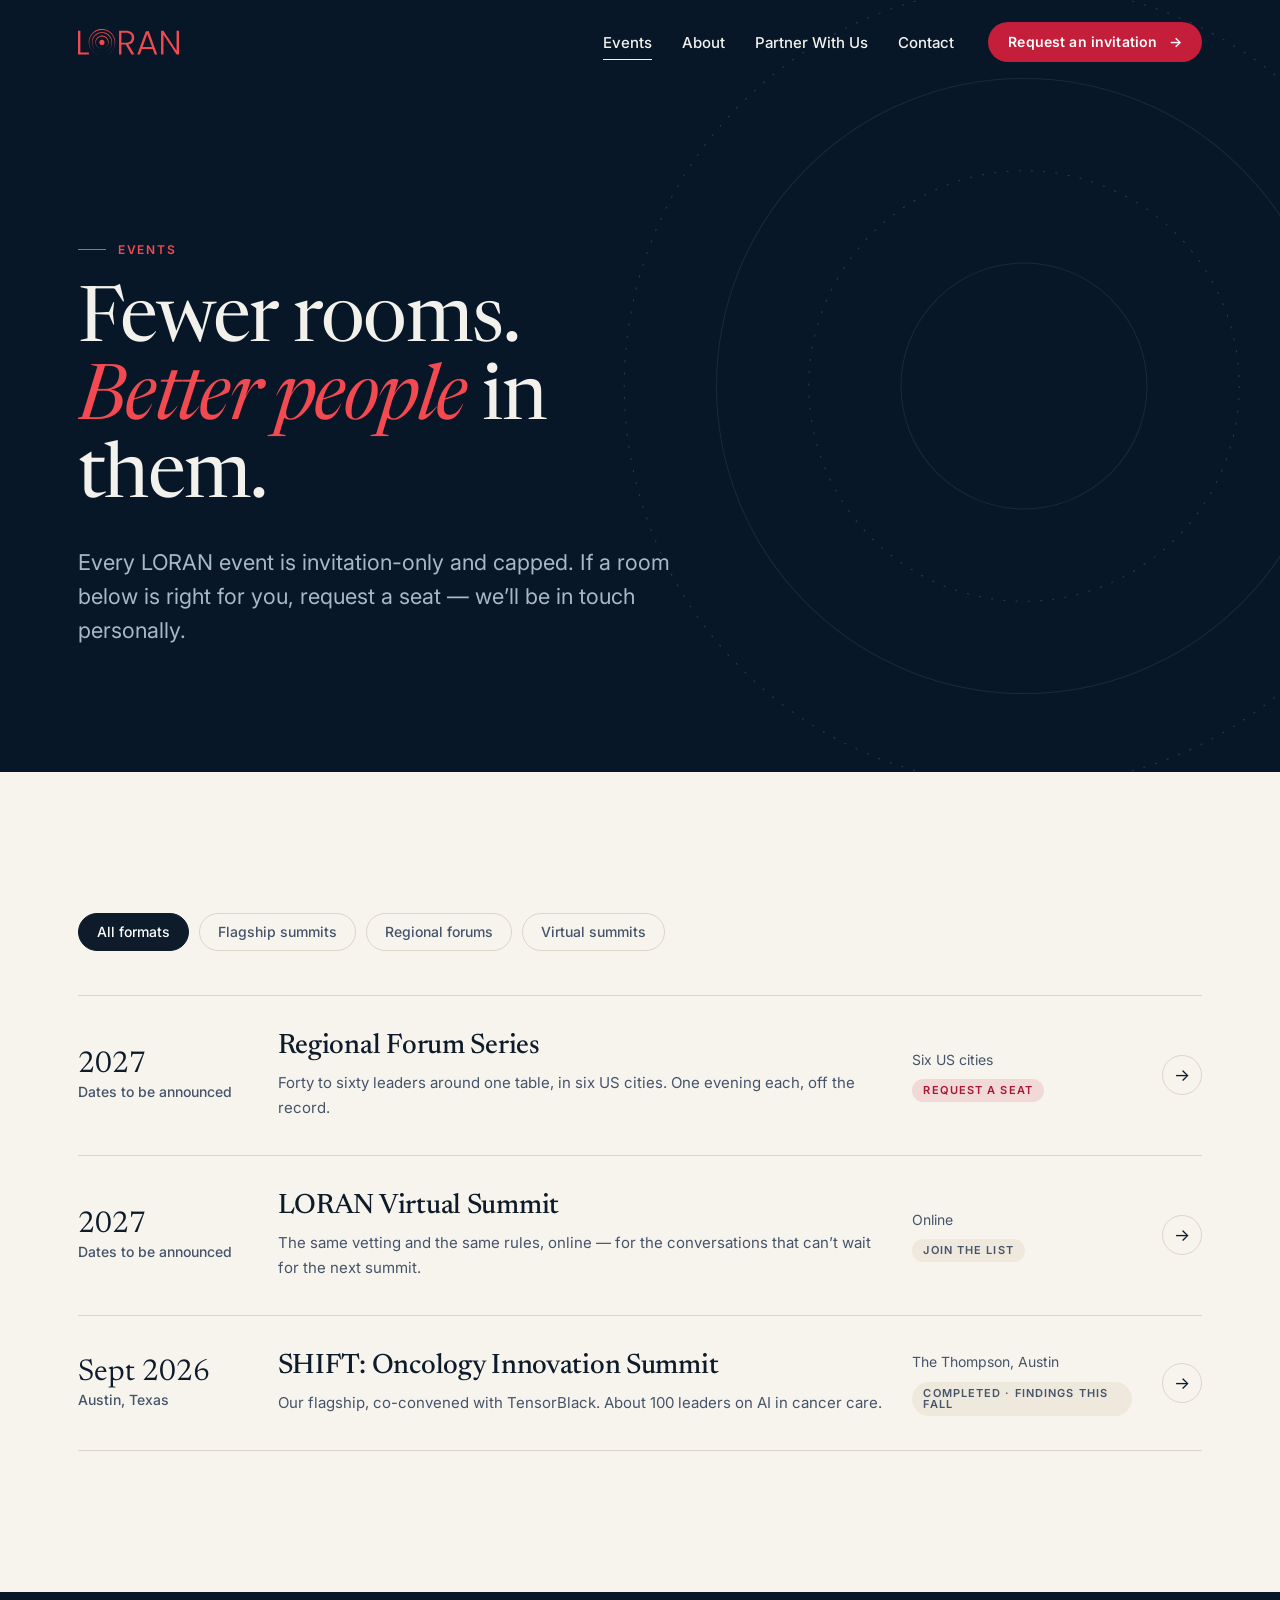
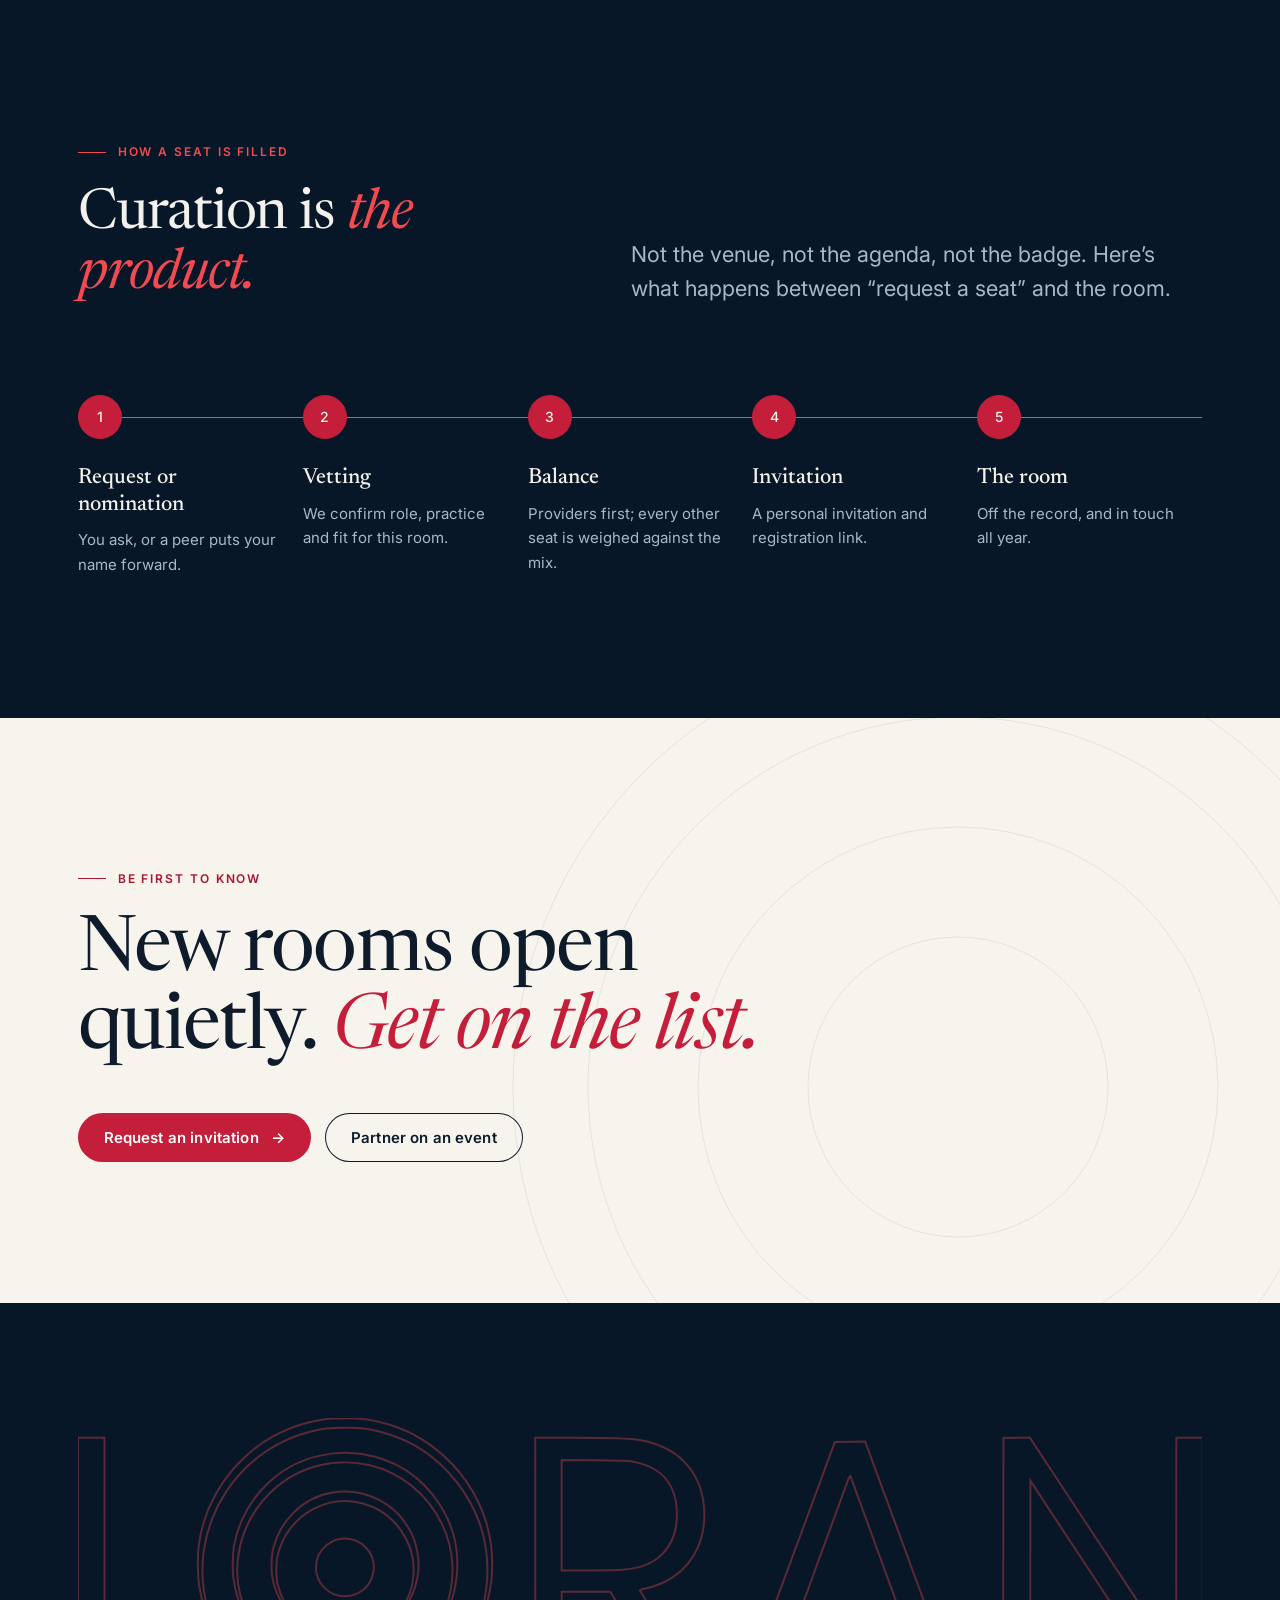
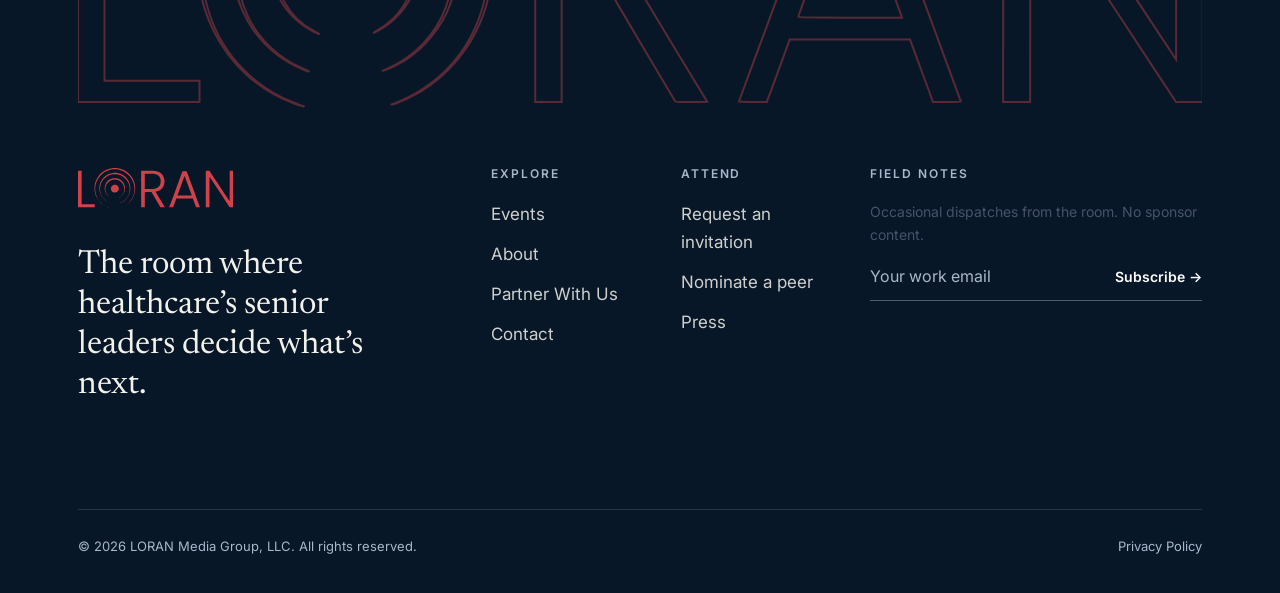
<file: loran/events.html>
<!doctype html>
<html lang="en">
<head>
<meta charset="utf-8">
<meta name="viewport" content="width=device-width,initial-scale=1">
<title>Events — LORAN</title>
<meta name="description" content="LORAN summits, regional forums and virtual summits. Invitation-only rooms for senior healthcare leaders, proven first in oncology.">
<meta property="og:title" content="Events — LORAN">
<meta property="og:description" content="LORAN summits, regional forums and virtual summits. Invitation-only rooms for senior healthcare leaders, proven first in oncology.">
<meta property="og:type" content="website">
<meta name="theme-color" content="#071728">
<link rel="icon" href="data:image/svg+xml,%3Csvg xmlns='http://www.w3.org/2000/svg' viewBox='0 0 32 32'%3E%3Crect width='32' height='32' rx='7' fill='%23071728'/%3E%3Cg fill='none' stroke='%23F24A50' stroke-width='1.6'%3E%3Ccircle cx='16' cy='16' r='12'/%3E%3Ccircle cx='16' cy='16' r='8'/%3E%3C/g%3E%3Ccircle cx='16' cy='16' r='3.4' fill='%23F24A50'/%3E%3C/svg%3E">
<link rel="preconnect" href="https://fonts.googleapis.com">
<link rel="preconnect" href="https://fonts.gstatic.com" crossorigin>
<link rel="stylesheet" href="https://fonts.googleapis.com/css2?family=Inter:wght@400;500;600&family=Newsreader:ital,opsz,wght@0,6..72,400;0,6..72,500;1,6..72,400&display=swap">
<link rel="stylesheet" href="styles.css">
<script type="application/ld+json">{"@context":"https://schema.org","@type":"Event","name":"SHIFT: Oncology Innovation Summit","startDate":"2026-09","eventStatus":"https://schema.org/EventScheduled","eventAttendanceMode":"https://schema.org/OfflineEventAttendanceMode","location":{"@type":"Place","name":"The Thompson Austin","address":{"@type":"PostalAddress","addressLocality":"Austin","addressRegion":"TX","addressCountry":"US"}},"organizer":{"@type":"Organization","name":"LORAN"},"description":"An invitation-only summit of about 100 senior oncology and health-system leaders on AI in cancer care."}</script>
</head>
<body>
<a class="skip" href="#main">Skip to content</a>
<header class="site-header">
  <div class="wrap">
    <a class="logo" href="index.html" aria-label="LORAN home"><svg class="logo-mark" aria-hidden="true" focusable="false" viewBox="0 0 2000 515"><path fill="currentColor" fill-rule="evenodd" d="M397.5 512.0C396.2 511.5 396.1 511.1 397.0 511.1C397.8 511.1 399.4 511.5 400.5 512.0C401.8 512.5 401.9 512.9 401.0 512.9C400.2 512.9 398.6 512.5 397.5 512.0ZM384.5 507.6C321.7 484.8 270.3 438.3 240.5 377.5C227.5 350.9 220.2 327.9 215.4 298.3C213.3 285.0 212.4 248.3 213.9 233.8C219.0 184.2 238.3 137.6 270.7 97.0C280.9 84.1 303.1 62.5 316.0 52.8C352.6 25.4 391.9 9.2 438.5 2.4C456.9 -0.4 494.8 -0.1 513.9 2.8C573.4 12.1 622.6 37.6 663.4 80.1C703.1 121.6 727.1 171.0 734.6 227.1C736.6 242.1 736.9 274.1 735.1 288.5C729.8 331.5 714.9 372.3 692.1 406.6C680.8 423.6 672.5 433.7 657.6 448.5C637.0 469.0 615.4 484.4 590.5 496.5C577.9 502.6 558.2 510.5 557.4 509.7C557.2 509.5 560.9 507.9 565.8 506.0C578.2 501.4 599.7 490.3 612.5 481.9C684.8 434.9 728.0 355.8 728.0 270.6C728.0 156.1 648.5 53.0 538.6 25.0C513.6 18.6 504.1 17.5 474.5 17.5C446.1 17.5 436.3 18.6 414.2 24.0C352.6 39.1 298.5 77.5 263.4 131.0C221.9 194.4 210.3 271.4 231.6 341.9C244.4 383.9 264.7 418.0 294.9 448.0C301.3 454.4 310.3 462.6 315.0 466.3C334.0 481.6 361.1 497.4 382.0 505.5C393.7 510.0 395.8 510.9 394.5 510.9C393.9 510.9 389.4 509.4 384.5 507.6ZM0.0 270.0L0.0 35.0L23.5 35.0L47.0 35.0L47.0 251.0L47.0 467.0L131.5 467.0L216.0 467.0L216.0 486.0L216.0 505.0L108.0 505.0L0.0 505.0L0.0 270.0ZM813.0 270.0L813.0 35.0L884.9 35.0C959.0 35.0 979.2 35.7 998.5 39.0C1065.3 50.4 1106.9 93.3 1113.0 157.0C1118.1 209.3 1097.7 256.1 1058.5 282.4C1045.0 291.5 1025.2 299.7 1007.2 303.7C1002.7 304.7 999.0 305.8 999.0 306.2C999.0 306.6 1025.9 351.4 1058.9 405.7L1118.8 504.5L1090.7 504.8C1068.9 505.0 1062.4 504.7 1061.8 503.8C1058.9 499.0 1011.5 419.1 982.0 369.2L946.5 309.1L903.2 309.0L860.0 309.0L860.0 407.0L860.0 505.0L836.5 505.0L813.0 505.0L813.0 270.0ZM1175.3 503.7C1175.5 503.0 1184.2 479.8 1194.4 452.0C1204.7 424.2 1216.3 392.9 1220.2 382.5C1224.0 372.1 1235.4 341.2 1245.5 314.0C1255.6 286.8 1277.9 226.5 1295.0 180.0C1312.2 133.5 1330.7 83.6 1336.0 69.0L1345.8 42.5L1372.8 42.2L1399.8 42.0L1403.3 51.7C1405.2 57.1 1412.2 76.1 1418.8 94.0C1425.4 111.9 1438.1 146.3 1447.0 170.5C1455.9 194.7 1471.7 237.4 1482.0 265.5C1492.3 293.6 1512.1 347.3 1526.0 385.0C1539.9 422.7 1555.4 464.9 1560.6 478.9C1565.8 492.9 1570.0 504.4 1570.0 504.6C1570.0 504.8 1558.8 505.0 1545.1 505.0L1520.3 505.0L1512.3 483.2C1507.9 471.3 1498.7 446.3 1491.9 427.8L1479.5 394.0L1372.5 394.0L1265.5 394.0L1260.1 408.8C1257.2 416.9 1248.5 440.6 1240.8 461.5C1233.1 482.4 1226.3 500.7 1225.8 502.2L1224.8 505.0L1199.8 505.0C1180.1 505.0 1174.9 504.7 1175.3 503.7ZM1645.2 270.2L1645.5 35.5L1669.0 35.3L1692.5 35.0L1730.0 92.0C1750.6 123.4 1775.2 160.6 1784.5 174.8C1793.8 188.9 1818.1 225.7 1838.4 256.5C1858.7 287.3 1892.7 338.8 1913.9 371.0L1952.5 429.4L1952.8 232.2L1953.0 35.0L1976.5 35.0L2000.0 35.0L2000.0 270.0L2000.0 505.0L1976.2 505.0L1952.5 505.0L1912.1 443.8C1890.0 410.1 1852.3 352.8 1828.4 316.5C1804.4 280.2 1764.3 219.3 1739.2 181.1L1693.5 111.6L1693.2 308.3L1693.0 505.0L1669.0 505.0L1645.0 505.0L1645.2 270.2ZM402.5 448.1C383.8 440.6 370.5 433.3 355.8 422.3C311.4 389.3 282.6 338.6 275.9 281.6C274.4 269.1 275.3 238.5 277.4 227.2C285.5 183.5 305.5 146.7 337.6 116.0C369.0 85.9 408.8 67.9 454.5 62.9C467.8 61.5 493.6 62.2 507.0 64.5C563.8 73.9 610.9 104.7 642.6 153.0C693.2 230.3 682.6 333.7 617.1 401.3C601.5 417.4 584.1 430.4 565.7 439.6C556.5 444.3 542.0 450.3 541.4 449.7C541.2 449.6 545.5 447.5 551.0 445.1C650.3 401.9 693.9 285.3 647.0 188.2C621.5 135.4 574.6 97.1 519.1 83.9C491.1 77.2 455.9 77.4 428.0 84.4C349.9 104.2 292.3 171.6 284.0 252.9C280.6 286.9 287.2 322.3 303.0 354.5C322.3 393.9 356.5 426.5 397.5 444.6C411.4 450.8 411.6 450.9 410.5 450.9C409.9 450.9 406.4 449.7 402.5 448.1ZM417.9 379.2C404.0 372.2 393.8 364.8 382.5 353.5C362.4 333.6 350.1 310.1 345.4 282.6C343.0 268.9 343.9 243.8 347.3 231.0C350.8 217.5 355.2 206.8 361.4 196.3C368.5 184.2 372.4 179.2 382.8 168.7C401.2 150.0 426.1 137.1 452.4 132.5C463.8 130.6 484.1 130.6 496.1 132.6C527.7 137.9 558.4 155.9 577.4 180.4C605.2 216.1 612.8 261.2 598.3 303.5C587.3 335.5 562.6 363.6 532.3 378.9C523.3 383.4 523.3 382.7 532.2 377.6C544.0 370.9 552.8 364.3 561.5 355.5C603.9 312.7 608.7 246.2 572.9 198.0C537.1 149.6 472.6 134.1 419.8 161.2C386.2 178.3 362.5 209.4 354.4 246.9C352.1 257.5 352.1 282.7 354.4 293.3C360.0 318.8 371.6 339.8 390.1 357.6C400.3 367.4 408.6 373.4 420.5 379.4C425.4 381.9 429.1 383.9 428.5 384.0C427.9 384.0 423.2 381.8 417.9 379.2ZM1464.4 352.8C1463.8 350.8 1448.1 307.7 1410.0 203.5C1386.7 139.7 1378.1 116.1 1376.0 110.0C1374.7 106.4 1373.4 103.1 1373.0 102.7C1372.6 102.2 1370.0 108.1 1367.2 115.7C1361.2 131.9 1344.4 177.9 1319.0 247.5C1308.9 275.0 1296.1 310.1 1290.5 325.5C1284.9 340.9 1280.5 353.8 1280.7 354.2C1280.9 354.7 1322.5 355.0 1373.1 355.0L1465.1 355.0L1464.4 352.8ZM461.1 315.4C439.3 309.5 423.0 288.5 423.0 266.1C423.0 234.1 452.8 209.1 483.7 215.2C494.2 217.3 502.1 221.2 509.5 228.1C543.8 260.3 521.1 317.3 474.0 316.9C469.9 316.9 464.1 316.2 461.1 315.4ZM967.5 270.0C999.5 267.7 1022.5 258.7 1038.9 242.0C1055.6 225.0 1063.7 204.9 1064.7 177.2C1065.4 160.2 1064.0 148.2 1059.9 135.5C1049.4 103.0 1026.3 84.8 985.6 77.3C979.2 76.1 965.0 75.7 918.8 75.3L860.0 74.8L860.0 172.9L860.0 271.0L906.8 271.0C932.5 271.0 959.8 270.5 967.5 270.0Z"/></svg><span class="sr-only">LORAN</span></a>
    <button class="menu-btn" aria-expanded="false" aria-controls="nav" aria-label="Menu"><span></span><span></span></button>
    <nav class="nav" id="nav" aria-label="Primary">
      <ul><li><a href="events.html" aria-current="page">Events</a></li><li><a href="about.html">About</a></li><li><a href="partner.html">Partner With Us</a></li><li><a href="contact.html">Contact</a></li></ul>
      <a class="btn" href="contact.html?type=invitation">Request an invitation <span class="arr" aria-hidden="true">&rarr;</span></a>
    </nav>
  </div>
</header>
<main id="main">
<section class="page-hero darker">
  <svg class="rings" viewBox="0 0 800 800" aria-hidden="true"><circle cx="400" cy="400" r="120"/><circle class="r" cx="400" cy="400" r="210"/><circle cx="400" cy="400" r="300"/><circle class="r" cx="400" cy="400" r="390"/></svg>
  <div class="wrap">
    <p class="eyebrow fade-up">Events</p>
    <h1 class="h1 split"><span class="line"><span style="--i:0">Fewer rooms.</span></span><span class="line"><span style="--i:1"><em>Better people</em> in them.</span></span></h1>
    <p class="lede fade-up" style="--d:500ms">Every LORAN event is invitation-only and capped. If a room below is right for you, request a seat &mdash; we&rsquo;ll be in touch personally.</p>
  </div>
</section>

<section class="band">
  <div class="wrap">
    <div class="filters" role="group" aria-label="Filter events by format" data-filters>
      <button type="button" data-filter="all" aria-pressed="true">All formats</button>
      <button type="button" data-filter="summit" aria-pressed="false">Flagship summits</button>
      <button type="button" data-filter="regional" aria-pressed="false">Regional forums</button>
      <button type="button" data-filter="virtual" aria-pressed="false">Virtual summits</button>
    </div>
    <p class="sr-only" role="status" data-filter-status></p>

    <ul class="events">
      <li data-type="regional" id="regional">
        <a class="event-row" href="contact.html?type=invitation" data-reveal>
          <div class="when"><b>2027</b>Dates to be announced</div>
          <div class="what"><h3 class="h3">Regional Forum Series</h3><p>Forty to sixty leaders around one table, in six US cities. One evening each, off the record.</p></div>
          <div class="where">Six US cities<br><span class="pill live">Request a seat</span></div>
          <span class="go" aria-hidden="true">&rarr;</span>
        </a>
      </li>
      <li data-type="virtual" id="virtual">
        <a class="event-row" href="contact.html?type=invitation" data-reveal style="--d:80ms">
          <div class="when"><b>2027</b>Dates to be announced</div>
          <div class="what"><h3 class="h3">LORAN Virtual Summit</h3><p>The same vetting and the same rules, online &mdash; for the conversations that can&rsquo;t wait for the next summit.</p></div>
          <div class="where">Online<br><span class="pill">Join the list</span></div>
          <span class="go" aria-hidden="true">&rarr;</span>
        </a>
      </li>
      <li data-type="summit" id="summits">
        <a class="event-row" href="event-shift.html" data-reveal style="--d:160ms">
          <div class="when"><b>Sept 2026</b>Austin, Texas</div>
          <div class="what"><h3 class="h3">SHIFT: Oncology Innovation Summit</h3><p>Our flagship, co-convened with TensorBlack. About 100 leaders on AI in cancer care.</p></div>
          <div class="where">The Thompson, Austin<br><span class="pill">Completed &middot; Findings this fall</span></div>
          <span class="go" aria-hidden="true">&rarr;</span>
        </a>
      </li>
    </ul>
  </div>
</section>

<section class="band darker">
  <div class="wrap">
    <div class="split-head">
      <div>
        <p class="eyebrow">How a seat is filled</p>
        <h2 class="h2" data-reveal>Curation is <em>the product.</em></h2>
      </div>
      <p class="lede" data-reveal style="--d:120ms">Not the venue, not the agenda, not the badge. Here&rsquo;s what happens between &ldquo;request a seat&rdquo; and the room.</p>
    </div>
    <ol class="steps">
      <li style="--i:0"><h3>Request or nomination</h3><p>You ask, or a peer puts your name forward.</p></li>
      <li style="--i:1"><h3>Vetting</h3><p>We confirm role, practice and fit for this room.</p></li>
      <li style="--i:2"><h3>Balance</h3><p>Providers first; every other seat is weighed against the mix.</p></li>
      <li style="--i:3"><h3>Invitation</h3><p>A personal invitation and registration link.</p></li>
      <li style="--i:4"><h3>The room</h3><p>Off the record, and in touch all year.</p></li>
    </ol>
  </div>
</section>

<section class="band cta">
  <svg class="rings" viewBox="0 0 900 900" aria-hidden="true"><circle cx="450" cy="450" r="150"/><circle cx="450" cy="450" r="260"/><circle cx="450" cy="450" r="370"/><circle cx="450" cy="450" r="445"/></svg>
  <div class="wrap">
    <p class="eyebrow">Be first to know</p>
    <h2 class="h1" data-reveal>New rooms open quietly. <em>Get on the list.</em></h2>
    <div class="actions" data-reveal style="--d:150ms">
      <a class="btn" href="contact.html?type=invitation">Request an invitation <span class="arr" aria-hidden="true">&rarr;</span></a>
      <a class="btn ghost" href="partner.html">Partner on an event</a>
    </div>
  </div>
</section>
</main>
<footer class="site-footer">
  <div class="wrap">
    <div class="footer-word" aria-hidden="true"><svg class="logo-mark" aria-hidden="true" focusable="false" viewBox="0 0 2000 515"><path fill="currentColor" fill-rule="evenodd" d="M397.5 512.0C396.2 511.5 396.1 511.1 397.0 511.1C397.8 511.1 399.4 511.5 400.5 512.0C401.8 512.5 401.9 512.9 401.0 512.9C400.2 512.9 398.6 512.5 397.5 512.0ZM384.5 507.6C321.7 484.8 270.3 438.3 240.5 377.5C227.5 350.9 220.2 327.9 215.4 298.3C213.3 285.0 212.4 248.3 213.9 233.8C219.0 184.2 238.3 137.6 270.7 97.0C280.9 84.1 303.1 62.5 316.0 52.8C352.6 25.4 391.9 9.2 438.5 2.4C456.9 -0.4 494.8 -0.1 513.9 2.8C573.4 12.1 622.6 37.6 663.4 80.1C703.1 121.6 727.1 171.0 734.6 227.1C736.6 242.1 736.9 274.1 735.1 288.5C729.8 331.5 714.9 372.3 692.1 406.6C680.8 423.6 672.5 433.7 657.6 448.5C637.0 469.0 615.4 484.4 590.5 496.5C577.9 502.6 558.2 510.5 557.4 509.7C557.2 509.5 560.9 507.9 565.8 506.0C578.2 501.4 599.7 490.3 612.5 481.9C684.8 434.9 728.0 355.8 728.0 270.6C728.0 156.1 648.5 53.0 538.6 25.0C513.6 18.6 504.1 17.5 474.5 17.5C446.1 17.5 436.3 18.6 414.2 24.0C352.6 39.1 298.5 77.5 263.4 131.0C221.9 194.4 210.3 271.4 231.6 341.9C244.4 383.9 264.7 418.0 294.9 448.0C301.3 454.4 310.3 462.6 315.0 466.3C334.0 481.6 361.1 497.4 382.0 505.5C393.7 510.0 395.8 510.9 394.5 510.9C393.9 510.9 389.4 509.4 384.5 507.6ZM0.0 270.0L0.0 35.0L23.5 35.0L47.0 35.0L47.0 251.0L47.0 467.0L131.5 467.0L216.0 467.0L216.0 486.0L216.0 505.0L108.0 505.0L0.0 505.0L0.0 270.0ZM813.0 270.0L813.0 35.0L884.9 35.0C959.0 35.0 979.2 35.7 998.5 39.0C1065.3 50.4 1106.9 93.3 1113.0 157.0C1118.1 209.3 1097.7 256.1 1058.5 282.4C1045.0 291.5 1025.2 299.7 1007.2 303.7C1002.7 304.7 999.0 305.8 999.0 306.2C999.0 306.6 1025.9 351.4 1058.9 405.7L1118.8 504.5L1090.7 504.8C1068.9 505.0 1062.4 504.7 1061.8 503.8C1058.9 499.0 1011.5 419.1 982.0 369.2L946.5 309.1L903.2 309.0L860.0 309.0L860.0 407.0L860.0 505.0L836.5 505.0L813.0 505.0L813.0 270.0ZM1175.3 503.7C1175.5 503.0 1184.2 479.8 1194.4 452.0C1204.7 424.2 1216.3 392.9 1220.2 382.5C1224.0 372.1 1235.4 341.2 1245.5 314.0C1255.6 286.8 1277.9 226.5 1295.0 180.0C1312.2 133.5 1330.7 83.6 1336.0 69.0L1345.8 42.5L1372.8 42.2L1399.8 42.0L1403.3 51.7C1405.2 57.1 1412.2 76.1 1418.8 94.0C1425.4 111.9 1438.1 146.3 1447.0 170.5C1455.9 194.7 1471.7 237.4 1482.0 265.5C1492.3 293.6 1512.1 347.3 1526.0 385.0C1539.9 422.7 1555.4 464.9 1560.6 478.9C1565.8 492.9 1570.0 504.4 1570.0 504.6C1570.0 504.8 1558.8 505.0 1545.1 505.0L1520.3 505.0L1512.3 483.2C1507.9 471.3 1498.7 446.3 1491.9 427.8L1479.5 394.0L1372.5 394.0L1265.5 394.0L1260.1 408.8C1257.2 416.9 1248.5 440.6 1240.8 461.5C1233.1 482.4 1226.3 500.7 1225.8 502.2L1224.8 505.0L1199.8 505.0C1180.1 505.0 1174.9 504.7 1175.3 503.7ZM1645.2 270.2L1645.5 35.5L1669.0 35.3L1692.5 35.0L1730.0 92.0C1750.6 123.4 1775.2 160.6 1784.5 174.8C1793.8 188.9 1818.1 225.7 1838.4 256.5C1858.7 287.3 1892.7 338.8 1913.9 371.0L1952.5 429.4L1952.8 232.2L1953.0 35.0L1976.5 35.0L2000.0 35.0L2000.0 270.0L2000.0 505.0L1976.2 505.0L1952.5 505.0L1912.1 443.8C1890.0 410.1 1852.3 352.8 1828.4 316.5C1804.4 280.2 1764.3 219.3 1739.2 181.1L1693.5 111.6L1693.2 308.3L1693.0 505.0L1669.0 505.0L1645.0 505.0L1645.2 270.2ZM402.5 448.1C383.8 440.6 370.5 433.3 355.8 422.3C311.4 389.3 282.6 338.6 275.9 281.6C274.4 269.1 275.3 238.5 277.4 227.2C285.5 183.5 305.5 146.7 337.6 116.0C369.0 85.9 408.8 67.9 454.5 62.9C467.8 61.5 493.6 62.2 507.0 64.5C563.8 73.9 610.9 104.7 642.6 153.0C693.2 230.3 682.6 333.7 617.1 401.3C601.5 417.4 584.1 430.4 565.7 439.6C556.5 444.3 542.0 450.3 541.4 449.7C541.2 449.6 545.5 447.5 551.0 445.1C650.3 401.9 693.9 285.3 647.0 188.2C621.5 135.4 574.6 97.1 519.1 83.9C491.1 77.2 455.9 77.4 428.0 84.4C349.9 104.2 292.3 171.6 284.0 252.9C280.6 286.9 287.2 322.3 303.0 354.5C322.3 393.9 356.5 426.5 397.5 444.6C411.4 450.8 411.6 450.9 410.5 450.9C409.9 450.9 406.4 449.7 402.5 448.1ZM417.9 379.2C404.0 372.2 393.8 364.8 382.5 353.5C362.4 333.6 350.1 310.1 345.4 282.6C343.0 268.9 343.9 243.8 347.3 231.0C350.8 217.5 355.2 206.8 361.4 196.3C368.5 184.2 372.4 179.2 382.8 168.7C401.2 150.0 426.1 137.1 452.4 132.5C463.8 130.6 484.1 130.6 496.1 132.6C527.7 137.9 558.4 155.9 577.4 180.4C605.2 216.1 612.8 261.2 598.3 303.5C587.3 335.5 562.6 363.6 532.3 378.9C523.3 383.4 523.3 382.7 532.2 377.6C544.0 370.9 552.8 364.3 561.5 355.5C603.9 312.7 608.7 246.2 572.9 198.0C537.1 149.6 472.6 134.1 419.8 161.2C386.2 178.3 362.5 209.4 354.4 246.9C352.1 257.5 352.1 282.7 354.4 293.3C360.0 318.8 371.6 339.8 390.1 357.6C400.3 367.4 408.6 373.4 420.5 379.4C425.4 381.9 429.1 383.9 428.5 384.0C427.9 384.0 423.2 381.8 417.9 379.2ZM1464.4 352.8C1463.8 350.8 1448.1 307.7 1410.0 203.5C1386.7 139.7 1378.1 116.1 1376.0 110.0C1374.7 106.4 1373.4 103.1 1373.0 102.7C1372.6 102.2 1370.0 108.1 1367.2 115.7C1361.2 131.9 1344.4 177.9 1319.0 247.5C1308.9 275.0 1296.1 310.1 1290.5 325.5C1284.9 340.9 1280.5 353.8 1280.7 354.2C1280.9 354.7 1322.5 355.0 1373.1 355.0L1465.1 355.0L1464.4 352.8ZM461.1 315.4C439.3 309.5 423.0 288.5 423.0 266.1C423.0 234.1 452.8 209.1 483.7 215.2C494.2 217.3 502.1 221.2 509.5 228.1C543.8 260.3 521.1 317.3 474.0 316.9C469.9 316.9 464.1 316.2 461.1 315.4ZM967.5 270.0C999.5 267.7 1022.5 258.7 1038.9 242.0C1055.6 225.0 1063.7 204.9 1064.7 177.2C1065.4 160.2 1064.0 148.2 1059.9 135.5C1049.4 103.0 1026.3 84.8 985.6 77.3C979.2 76.1 965.0 75.7 918.8 75.3L860.0 74.8L860.0 172.9L860.0 271.0L906.8 271.0C932.5 271.0 959.8 270.5 967.5 270.0Z"/></svg></div>
    <div class="footer-top">
      <div>
        <a class="logo" href="index.html" aria-label="LORAN home"><svg class="logo-mark" aria-hidden="true" focusable="false" viewBox="0 0 2000 515"><path fill="currentColor" fill-rule="evenodd" d="M397.5 512.0C396.2 511.5 396.1 511.1 397.0 511.1C397.8 511.1 399.4 511.5 400.5 512.0C401.8 512.5 401.9 512.9 401.0 512.9C400.2 512.9 398.6 512.5 397.5 512.0ZM384.5 507.6C321.7 484.8 270.3 438.3 240.5 377.5C227.5 350.9 220.2 327.9 215.4 298.3C213.3 285.0 212.4 248.3 213.9 233.8C219.0 184.2 238.3 137.6 270.7 97.0C280.9 84.1 303.1 62.5 316.0 52.8C352.6 25.4 391.9 9.2 438.5 2.4C456.9 -0.4 494.8 -0.1 513.9 2.8C573.4 12.1 622.6 37.6 663.4 80.1C703.1 121.6 727.1 171.0 734.6 227.1C736.6 242.1 736.9 274.1 735.1 288.5C729.8 331.5 714.9 372.3 692.1 406.6C680.8 423.6 672.5 433.7 657.6 448.5C637.0 469.0 615.4 484.4 590.5 496.5C577.9 502.6 558.2 510.5 557.4 509.7C557.2 509.5 560.9 507.9 565.8 506.0C578.2 501.4 599.7 490.3 612.5 481.9C684.8 434.9 728.0 355.8 728.0 270.6C728.0 156.1 648.5 53.0 538.6 25.0C513.6 18.6 504.1 17.5 474.5 17.5C446.1 17.5 436.3 18.6 414.2 24.0C352.6 39.1 298.5 77.5 263.4 131.0C221.9 194.4 210.3 271.4 231.6 341.9C244.4 383.9 264.7 418.0 294.9 448.0C301.3 454.4 310.3 462.6 315.0 466.3C334.0 481.6 361.1 497.4 382.0 505.5C393.7 510.0 395.8 510.9 394.5 510.9C393.9 510.9 389.4 509.4 384.5 507.6ZM0.0 270.0L0.0 35.0L23.5 35.0L47.0 35.0L47.0 251.0L47.0 467.0L131.5 467.0L216.0 467.0L216.0 486.0L216.0 505.0L108.0 505.0L0.0 505.0L0.0 270.0ZM813.0 270.0L813.0 35.0L884.9 35.0C959.0 35.0 979.2 35.7 998.5 39.0C1065.3 50.4 1106.9 93.3 1113.0 157.0C1118.1 209.3 1097.7 256.1 1058.5 282.4C1045.0 291.5 1025.2 299.7 1007.2 303.7C1002.7 304.7 999.0 305.8 999.0 306.2C999.0 306.6 1025.9 351.4 1058.9 405.7L1118.8 504.5L1090.7 504.8C1068.9 505.0 1062.4 504.7 1061.8 503.8C1058.9 499.0 1011.5 419.1 982.0 369.2L946.5 309.1L903.2 309.0L860.0 309.0L860.0 407.0L860.0 505.0L836.5 505.0L813.0 505.0L813.0 270.0ZM1175.3 503.7C1175.5 503.0 1184.2 479.8 1194.4 452.0C1204.7 424.2 1216.3 392.9 1220.2 382.5C1224.0 372.1 1235.4 341.2 1245.5 314.0C1255.6 286.8 1277.9 226.5 1295.0 180.0C1312.2 133.5 1330.7 83.6 1336.0 69.0L1345.8 42.5L1372.8 42.2L1399.8 42.0L1403.3 51.7C1405.2 57.1 1412.2 76.1 1418.8 94.0C1425.4 111.9 1438.1 146.3 1447.0 170.5C1455.9 194.7 1471.7 237.4 1482.0 265.5C1492.3 293.6 1512.1 347.3 1526.0 385.0C1539.9 422.7 1555.4 464.9 1560.6 478.9C1565.8 492.9 1570.0 504.4 1570.0 504.6C1570.0 504.8 1558.8 505.0 1545.1 505.0L1520.3 505.0L1512.3 483.2C1507.9 471.3 1498.7 446.3 1491.9 427.8L1479.5 394.0L1372.5 394.0L1265.5 394.0L1260.1 408.8C1257.2 416.9 1248.5 440.6 1240.8 461.5C1233.1 482.4 1226.3 500.7 1225.8 502.2L1224.8 505.0L1199.8 505.0C1180.1 505.0 1174.9 504.7 1175.3 503.7ZM1645.2 270.2L1645.5 35.5L1669.0 35.3L1692.5 35.0L1730.0 92.0C1750.6 123.4 1775.2 160.6 1784.5 174.8C1793.8 188.9 1818.1 225.7 1838.4 256.5C1858.7 287.3 1892.7 338.8 1913.9 371.0L1952.5 429.4L1952.8 232.2L1953.0 35.0L1976.5 35.0L2000.0 35.0L2000.0 270.0L2000.0 505.0L1976.2 505.0L1952.5 505.0L1912.1 443.8C1890.0 410.1 1852.3 352.8 1828.4 316.5C1804.4 280.2 1764.3 219.3 1739.2 181.1L1693.5 111.6L1693.2 308.3L1693.0 505.0L1669.0 505.0L1645.0 505.0L1645.2 270.2ZM402.5 448.1C383.8 440.6 370.5 433.3 355.8 422.3C311.4 389.3 282.6 338.6 275.9 281.6C274.4 269.1 275.3 238.5 277.4 227.2C285.5 183.5 305.5 146.7 337.6 116.0C369.0 85.9 408.8 67.9 454.5 62.9C467.8 61.5 493.6 62.2 507.0 64.5C563.8 73.9 610.9 104.7 642.6 153.0C693.2 230.3 682.6 333.7 617.1 401.3C601.5 417.4 584.1 430.4 565.7 439.6C556.5 444.3 542.0 450.3 541.4 449.7C541.2 449.6 545.5 447.5 551.0 445.1C650.3 401.9 693.9 285.3 647.0 188.2C621.5 135.4 574.6 97.1 519.1 83.9C491.1 77.2 455.9 77.4 428.0 84.4C349.9 104.2 292.3 171.6 284.0 252.9C280.6 286.9 287.2 322.3 303.0 354.5C322.3 393.9 356.5 426.5 397.5 444.6C411.4 450.8 411.6 450.9 410.5 450.9C409.9 450.9 406.4 449.7 402.5 448.1ZM417.9 379.2C404.0 372.2 393.8 364.8 382.5 353.5C362.4 333.6 350.1 310.1 345.4 282.6C343.0 268.9 343.9 243.8 347.3 231.0C350.8 217.5 355.2 206.8 361.4 196.3C368.5 184.2 372.4 179.2 382.8 168.7C401.2 150.0 426.1 137.1 452.4 132.5C463.8 130.6 484.1 130.6 496.1 132.6C527.7 137.9 558.4 155.9 577.4 180.4C605.2 216.1 612.8 261.2 598.3 303.5C587.3 335.5 562.6 363.6 532.3 378.9C523.3 383.4 523.3 382.7 532.2 377.6C544.0 370.9 552.8 364.3 561.5 355.5C603.9 312.7 608.7 246.2 572.9 198.0C537.1 149.6 472.6 134.1 419.8 161.2C386.2 178.3 362.5 209.4 354.4 246.9C352.1 257.5 352.1 282.7 354.4 293.3C360.0 318.8 371.6 339.8 390.1 357.6C400.3 367.4 408.6 373.4 420.5 379.4C425.4 381.9 429.1 383.9 428.5 384.0C427.9 384.0 423.2 381.8 417.9 379.2ZM1464.4 352.8C1463.8 350.8 1448.1 307.7 1410.0 203.5C1386.7 139.7 1378.1 116.1 1376.0 110.0C1374.7 106.4 1373.4 103.1 1373.0 102.7C1372.6 102.2 1370.0 108.1 1367.2 115.7C1361.2 131.9 1344.4 177.9 1319.0 247.5C1308.9 275.0 1296.1 310.1 1290.5 325.5C1284.9 340.9 1280.5 353.8 1280.7 354.2C1280.9 354.7 1322.5 355.0 1373.1 355.0L1465.1 355.0L1464.4 352.8ZM461.1 315.4C439.3 309.5 423.0 288.5 423.0 266.1C423.0 234.1 452.8 209.1 483.7 215.2C494.2 217.3 502.1 221.2 509.5 228.1C543.8 260.3 521.1 317.3 474.0 316.9C469.9 316.9 464.1 316.2 461.1 315.4ZM967.5 270.0C999.5 267.7 1022.5 258.7 1038.9 242.0C1055.6 225.0 1063.7 204.9 1064.7 177.2C1065.4 160.2 1064.0 148.2 1059.9 135.5C1049.4 103.0 1026.3 84.8 985.6 77.3C979.2 76.1 965.0 75.7 918.8 75.3L860.0 74.8L860.0 172.9L860.0 271.0L906.8 271.0C932.5 271.0 959.8 270.5 967.5 270.0Z"/></svg><span class="sr-only">LORAN</span></a>
        <p class="tagline">The room where healthcare&rsquo;s senior leaders decide what&rsquo;s next.</p>
      </div>
      <div>
        <h3>Explore</h3>
        <ul><li><a href="events.html">Events</a></li><li><a href="about.html">About</a></li><li><a href="partner.html">Partner With Us</a></li><li><a href="contact.html">Contact</a></li></ul>
      </div>
      <div>
        <h3>Attend</h3>
        <ul><li><a href="contact.html?type=invitation">Request an invitation</a></li><li><a href="contact.html?type=nominate">Nominate a peer</a></li><li><a href="contact.html?type=press">Press</a></li></ul>
      </div>
      <div data-form-host>
        <h3>Field notes</h3>
        <p class="muted small" style="margin:0 0 6px">Occasional dispatches from the room. No sponsor content.</p>
        <form class="newsletter" data-static novalidate>
          <label class="sr-only" for="nl-email">Email address</label>
          <input id="nl-email" type="email" name="email" placeholder="Your work email" required autocomplete="email">
          <button type="submit">Subscribe &rarr;</button>
        </form>
        <p class="newsletter-done" role="status">Thank you. You&rsquo;re on the list.</p>
      </div>
    </div>
    <div class="footer-bottom">
      <span>&copy; <span data-year>2026</span> LORAN Media Group, LLC. All rights reserved.</span>
      <span><a href="privacy.html">Privacy Policy</a></span>
    </div>
  </div>
</footer>
<script src="main.js" defer></script>
</body>
</html>
</file>
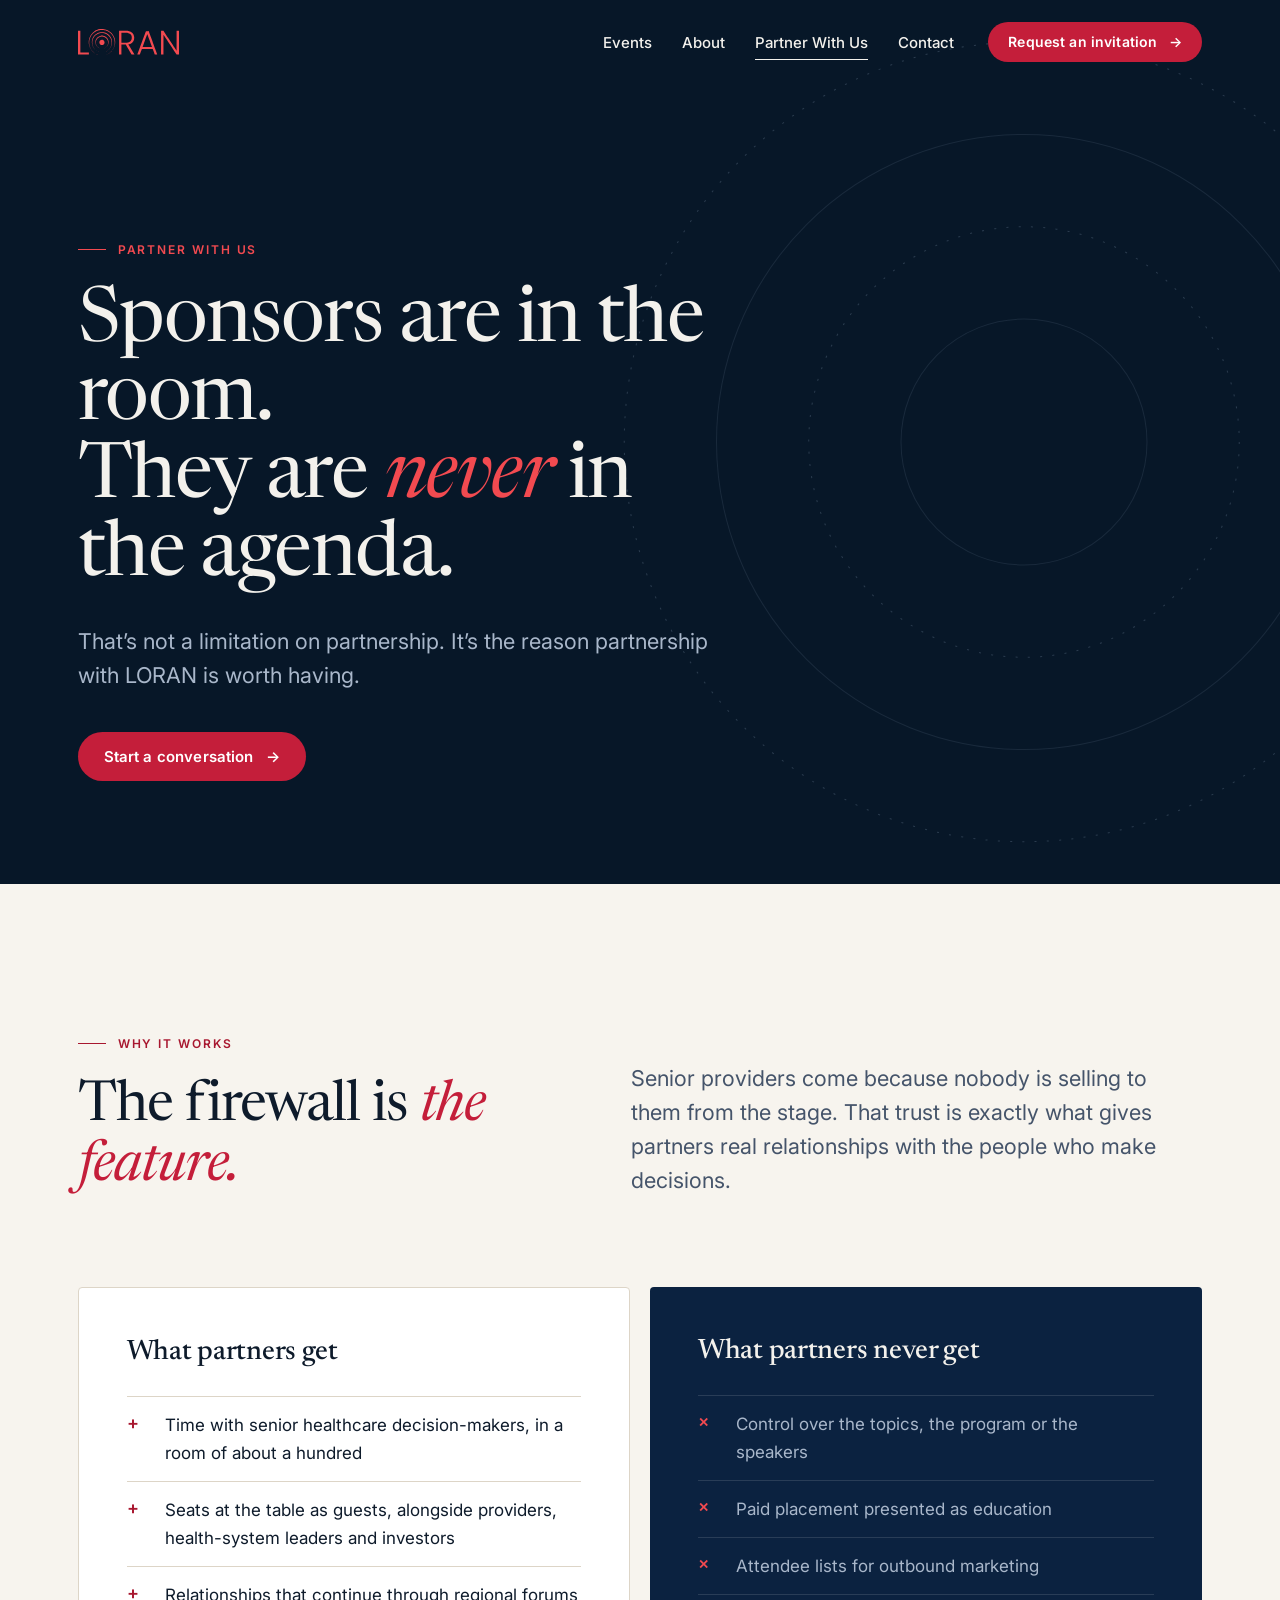
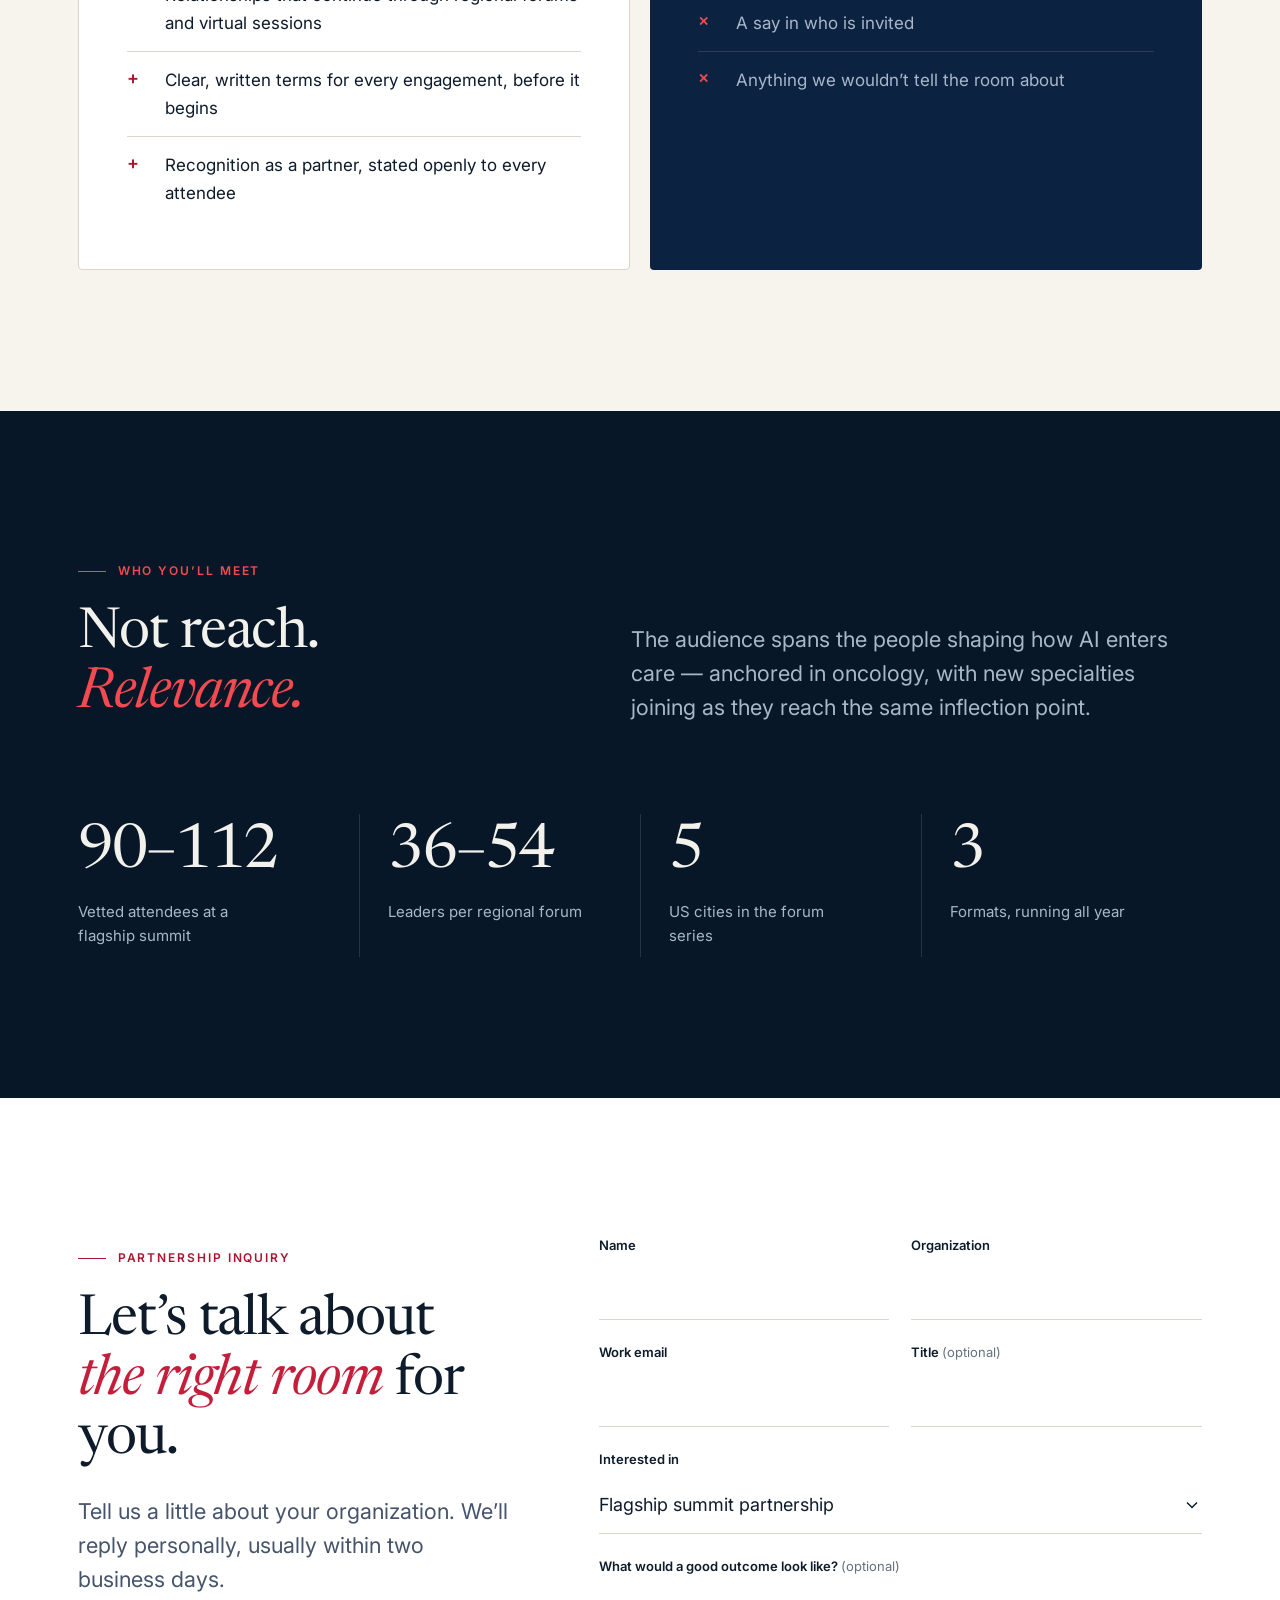
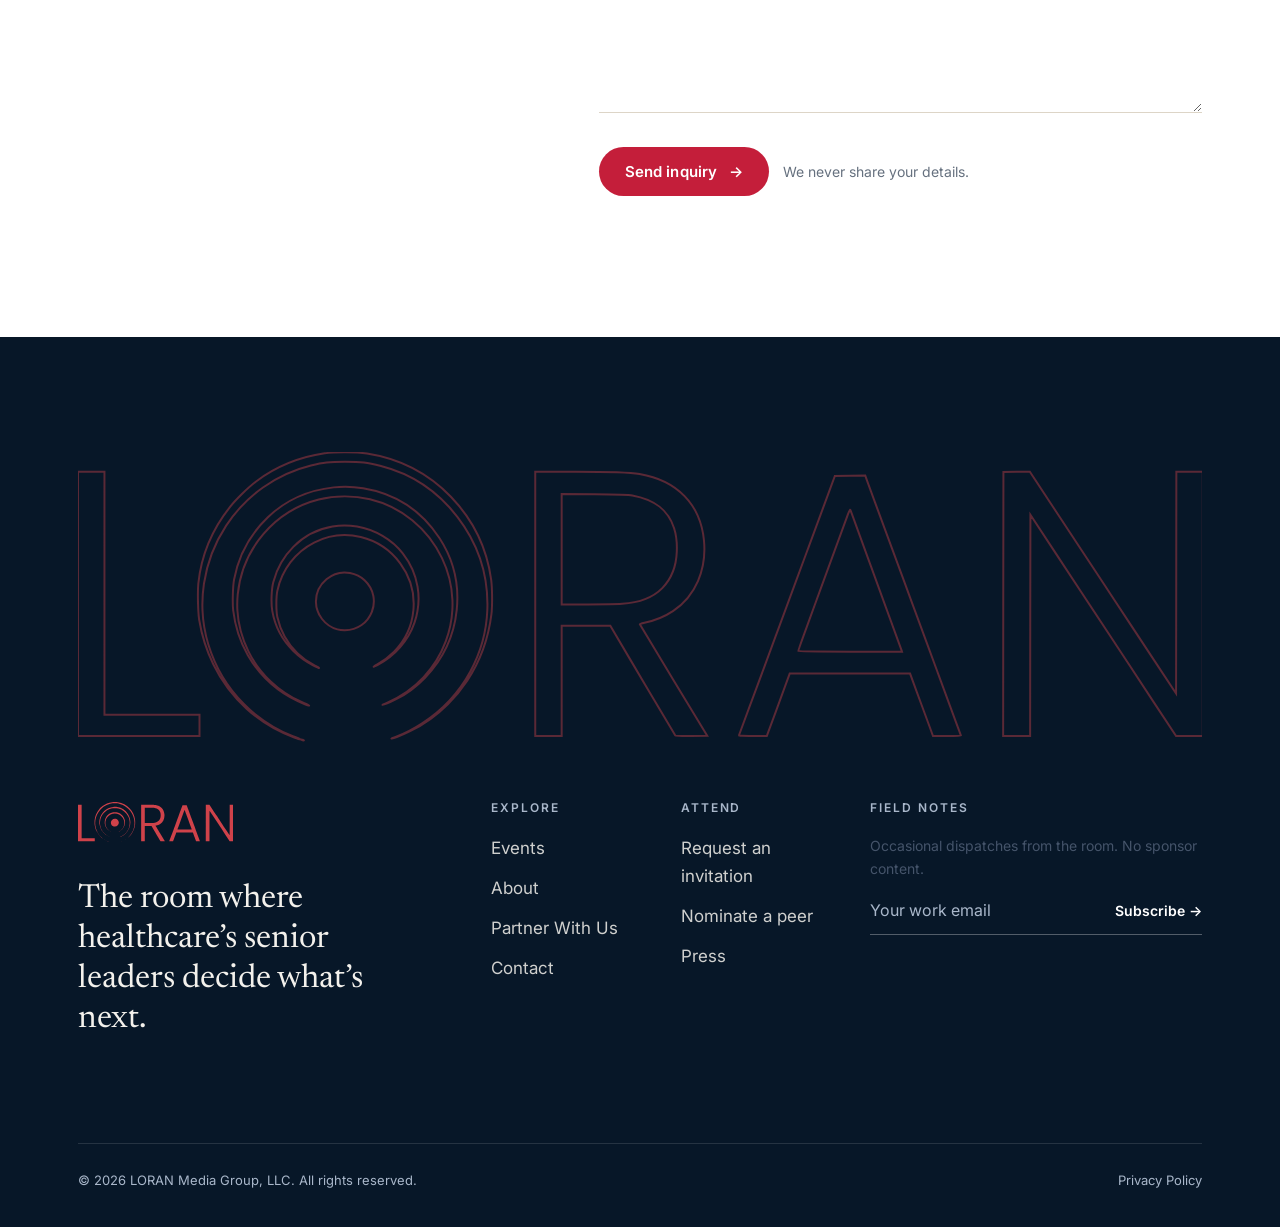
<file: loran/partner.html>
<!doctype html>
<html lang="en">
<head>
<meta charset="utf-8">
<meta name="viewport" content="width=device-width,initial-scale=1">
<title>Partner With Us — LORAN</title>
<meta name="description" content="Partner with LORAN for access to the senior healthcare leaders who make decisions, under clearly stated rules. Sponsors are in the room, never in the agenda.">
<meta property="og:title" content="Partner With Us — LORAN">
<meta property="og:description" content="Partner with LORAN for access to the senior healthcare leaders who make decisions, under clearly stated rules. Sponsors are in the room, never in the agenda.">
<meta property="og:type" content="website">
<meta name="theme-color" content="#071728">
<link rel="icon" href="data:image/svg+xml,%3Csvg xmlns='http://www.w3.org/2000/svg' viewBox='0 0 32 32'%3E%3Crect width='32' height='32' rx='7' fill='%23071728'/%3E%3Cg fill='none' stroke='%23F24A50' stroke-width='1.6'%3E%3Ccircle cx='16' cy='16' r='12'/%3E%3Ccircle cx='16' cy='16' r='8'/%3E%3C/g%3E%3Ccircle cx='16' cy='16' r='3.4' fill='%23F24A50'/%3E%3C/svg%3E">
<link rel="preconnect" href="https://fonts.googleapis.com">
<link rel="preconnect" href="https://fonts.gstatic.com" crossorigin>
<link rel="stylesheet" href="https://fonts.googleapis.com/css2?family=Inter:wght@400;500;600&family=Newsreader:ital,opsz,wght@0,6..72,400;0,6..72,500;1,6..72,400&display=swap">
<link rel="stylesheet" href="styles.css">

</head>
<body>
<a class="skip" href="#main">Skip to content</a>
<header class="site-header">
  <div class="wrap">
    <a class="logo" href="index.html" aria-label="LORAN home"><svg class="logo-mark" aria-hidden="true" focusable="false" viewBox="0 0 2000 515"><path fill="currentColor" fill-rule="evenodd" d="M397.5 512.0C396.2 511.5 396.1 511.1 397.0 511.1C397.8 511.1 399.4 511.5 400.5 512.0C401.8 512.5 401.9 512.9 401.0 512.9C400.2 512.9 398.6 512.5 397.5 512.0ZM384.5 507.6C321.7 484.8 270.3 438.3 240.5 377.5C227.5 350.9 220.2 327.9 215.4 298.3C213.3 285.0 212.4 248.3 213.9 233.8C219.0 184.2 238.3 137.6 270.7 97.0C280.9 84.1 303.1 62.5 316.0 52.8C352.6 25.4 391.9 9.2 438.5 2.4C456.9 -0.4 494.8 -0.1 513.9 2.8C573.4 12.1 622.6 37.6 663.4 80.1C703.1 121.6 727.1 171.0 734.6 227.1C736.6 242.1 736.9 274.1 735.1 288.5C729.8 331.5 714.9 372.3 692.1 406.6C680.8 423.6 672.5 433.7 657.6 448.5C637.0 469.0 615.4 484.4 590.5 496.5C577.9 502.6 558.2 510.5 557.4 509.7C557.2 509.5 560.9 507.9 565.8 506.0C578.2 501.4 599.7 490.3 612.5 481.9C684.8 434.9 728.0 355.8 728.0 270.6C728.0 156.1 648.5 53.0 538.6 25.0C513.6 18.6 504.1 17.5 474.5 17.5C446.1 17.5 436.3 18.6 414.2 24.0C352.6 39.1 298.5 77.5 263.4 131.0C221.9 194.4 210.3 271.4 231.6 341.9C244.4 383.9 264.7 418.0 294.9 448.0C301.3 454.4 310.3 462.6 315.0 466.3C334.0 481.6 361.1 497.4 382.0 505.5C393.7 510.0 395.8 510.9 394.5 510.9C393.9 510.9 389.4 509.4 384.5 507.6ZM0.0 270.0L0.0 35.0L23.5 35.0L47.0 35.0L47.0 251.0L47.0 467.0L131.5 467.0L216.0 467.0L216.0 486.0L216.0 505.0L108.0 505.0L0.0 505.0L0.0 270.0ZM813.0 270.0L813.0 35.0L884.9 35.0C959.0 35.0 979.2 35.7 998.5 39.0C1065.3 50.4 1106.9 93.3 1113.0 157.0C1118.1 209.3 1097.7 256.1 1058.5 282.4C1045.0 291.5 1025.2 299.7 1007.2 303.7C1002.7 304.7 999.0 305.8 999.0 306.2C999.0 306.6 1025.9 351.4 1058.9 405.7L1118.8 504.5L1090.7 504.8C1068.9 505.0 1062.4 504.7 1061.8 503.8C1058.9 499.0 1011.5 419.1 982.0 369.2L946.5 309.1L903.2 309.0L860.0 309.0L860.0 407.0L860.0 505.0L836.5 505.0L813.0 505.0L813.0 270.0ZM1175.3 503.7C1175.5 503.0 1184.2 479.8 1194.4 452.0C1204.7 424.2 1216.3 392.9 1220.2 382.5C1224.0 372.1 1235.4 341.2 1245.5 314.0C1255.6 286.8 1277.9 226.5 1295.0 180.0C1312.2 133.5 1330.7 83.6 1336.0 69.0L1345.8 42.5L1372.8 42.2L1399.8 42.0L1403.3 51.7C1405.2 57.1 1412.2 76.1 1418.8 94.0C1425.4 111.9 1438.1 146.3 1447.0 170.5C1455.9 194.7 1471.7 237.4 1482.0 265.5C1492.3 293.6 1512.1 347.3 1526.0 385.0C1539.9 422.7 1555.4 464.9 1560.6 478.9C1565.8 492.9 1570.0 504.4 1570.0 504.6C1570.0 504.8 1558.8 505.0 1545.1 505.0L1520.3 505.0L1512.3 483.2C1507.9 471.3 1498.7 446.3 1491.9 427.8L1479.5 394.0L1372.5 394.0L1265.5 394.0L1260.1 408.8C1257.2 416.9 1248.5 440.6 1240.8 461.5C1233.1 482.4 1226.3 500.7 1225.8 502.2L1224.8 505.0L1199.8 505.0C1180.1 505.0 1174.9 504.7 1175.3 503.7ZM1645.2 270.2L1645.5 35.5L1669.0 35.3L1692.5 35.0L1730.0 92.0C1750.6 123.4 1775.2 160.6 1784.5 174.8C1793.8 188.9 1818.1 225.7 1838.4 256.5C1858.7 287.3 1892.7 338.8 1913.9 371.0L1952.5 429.4L1952.8 232.2L1953.0 35.0L1976.5 35.0L2000.0 35.0L2000.0 270.0L2000.0 505.0L1976.2 505.0L1952.5 505.0L1912.1 443.8C1890.0 410.1 1852.3 352.8 1828.4 316.5C1804.4 280.2 1764.3 219.3 1739.2 181.1L1693.5 111.6L1693.2 308.3L1693.0 505.0L1669.0 505.0L1645.0 505.0L1645.2 270.2ZM402.5 448.1C383.8 440.6 370.5 433.3 355.8 422.3C311.4 389.3 282.6 338.6 275.9 281.6C274.4 269.1 275.3 238.5 277.4 227.2C285.5 183.5 305.5 146.7 337.6 116.0C369.0 85.9 408.8 67.9 454.5 62.9C467.8 61.5 493.6 62.2 507.0 64.5C563.8 73.9 610.9 104.7 642.6 153.0C693.2 230.3 682.6 333.7 617.1 401.3C601.5 417.4 584.1 430.4 565.7 439.6C556.5 444.3 542.0 450.3 541.4 449.7C541.2 449.6 545.5 447.5 551.0 445.1C650.3 401.9 693.9 285.3 647.0 188.2C621.5 135.4 574.6 97.1 519.1 83.9C491.1 77.2 455.9 77.4 428.0 84.4C349.9 104.2 292.3 171.6 284.0 252.9C280.6 286.9 287.2 322.3 303.0 354.5C322.3 393.9 356.5 426.5 397.5 444.6C411.4 450.8 411.6 450.9 410.5 450.9C409.9 450.9 406.4 449.7 402.5 448.1ZM417.9 379.2C404.0 372.2 393.8 364.8 382.5 353.5C362.4 333.6 350.1 310.1 345.4 282.6C343.0 268.9 343.9 243.8 347.3 231.0C350.8 217.5 355.2 206.8 361.4 196.3C368.5 184.2 372.4 179.2 382.8 168.7C401.2 150.0 426.1 137.1 452.4 132.5C463.8 130.6 484.1 130.6 496.1 132.6C527.7 137.9 558.4 155.9 577.4 180.4C605.2 216.1 612.8 261.2 598.3 303.5C587.3 335.5 562.6 363.6 532.3 378.9C523.3 383.4 523.3 382.7 532.2 377.6C544.0 370.9 552.8 364.3 561.5 355.5C603.9 312.7 608.7 246.2 572.9 198.0C537.1 149.6 472.6 134.1 419.8 161.2C386.2 178.3 362.5 209.4 354.4 246.9C352.1 257.5 352.1 282.7 354.4 293.3C360.0 318.8 371.6 339.8 390.1 357.6C400.3 367.4 408.6 373.4 420.5 379.4C425.4 381.9 429.1 383.9 428.5 384.0C427.9 384.0 423.2 381.8 417.9 379.2ZM1464.4 352.8C1463.8 350.8 1448.1 307.7 1410.0 203.5C1386.7 139.7 1378.1 116.1 1376.0 110.0C1374.7 106.4 1373.4 103.1 1373.0 102.7C1372.6 102.2 1370.0 108.1 1367.2 115.7C1361.2 131.9 1344.4 177.9 1319.0 247.5C1308.9 275.0 1296.1 310.1 1290.5 325.5C1284.9 340.9 1280.5 353.8 1280.7 354.2C1280.9 354.7 1322.5 355.0 1373.1 355.0L1465.1 355.0L1464.4 352.8ZM461.1 315.4C439.3 309.5 423.0 288.5 423.0 266.1C423.0 234.1 452.8 209.1 483.7 215.2C494.2 217.3 502.1 221.2 509.5 228.1C543.8 260.3 521.1 317.3 474.0 316.9C469.9 316.9 464.1 316.2 461.1 315.4ZM967.5 270.0C999.5 267.7 1022.5 258.7 1038.9 242.0C1055.6 225.0 1063.7 204.9 1064.7 177.2C1065.4 160.2 1064.0 148.2 1059.9 135.5C1049.4 103.0 1026.3 84.8 985.6 77.3C979.2 76.1 965.0 75.7 918.8 75.3L860.0 74.8L860.0 172.9L860.0 271.0L906.8 271.0C932.5 271.0 959.8 270.5 967.5 270.0Z"/></svg><span class="sr-only">LORAN</span></a>
    <button class="menu-btn" aria-expanded="false" aria-controls="nav" aria-label="Menu"><span></span><span></span></button>
    <nav class="nav" id="nav" aria-label="Primary">
      <ul><li><a href="events.html">Events</a></li><li><a href="about.html">About</a></li><li><a href="partner.html" aria-current="page">Partner With Us</a></li><li><a href="contact.html">Contact</a></li></ul>
      <a class="btn" href="contact.html?type=invitation">Request an invitation <span class="arr" aria-hidden="true">&rarr;</span></a>
    </nav>
  </div>
</header>
<main id="main">
<section class="page-hero darker">
  <svg class="rings" viewBox="0 0 800 800" aria-hidden="true"><circle cx="400" cy="400" r="120"/><circle class="r" cx="400" cy="400" r="210"/><circle cx="400" cy="400" r="300"/><circle class="r" cx="400" cy="400" r="390"/></svg>
  <div class="wrap">
    <p class="eyebrow fade-up">Partner with us</p>
    <h1 class="h1 split"><span class="line"><span style="--i:0">Sponsors are in the room.</span></span><span class="line"><span style="--i:1">They are <em>never</em> in the agenda.</span></span></h1>
    <p class="lede fade-up" style="--d:500ms">That&rsquo;s not a limitation on partnership. It&rsquo;s the reason partnership with LORAN is worth having.</p>
    <div class="actions fade-up" style="--d:700ms;margin-top:40px"><a class="btn" href="#inquire">Start a conversation <span class="arr" aria-hidden="true">&rarr;</span></a></div>
  </div>
</section>

<section class="band">
  <div class="wrap">
    <div class="split-head">
      <div>
        <p class="eyebrow">Why it works</p>
        <h2 class="h2" data-reveal>The firewall is <em>the feature.</em></h2>
      </div>
      <p class="lede" data-reveal style="--d:120ms">Senior providers come because nobody is selling to them from the stage. That trust is exactly what gives partners real relationships with the people who make decisions.</p>
    </div>
    <div class="ledger">
      <div class="yes" data-reveal>
        <h3 class="h3">What partners get</h3>
        <ul>
          <li>Time with senior healthcare decision-makers, in a room of about a hundred</li>
          <li>Seats at the table as guests, alongside providers, health-system leaders and investors</li>
          <li>Relationships that continue through regional forums and virtual sessions</li>
          <li>Clear, written terms for every engagement, before it begins</li>
          <li>Recognition as a partner, stated openly to every attendee</li>
        </ul>
      </div>
      <div class="no" data-reveal style="--d:120ms">
        <h3 class="h3">What partners never get</h3>
        <ul>
          <li>Control over the topics, the program or the speakers</li>
          <li>Paid placement presented as education</li>
          <li>Attendee lists for outbound marketing</li>
          <li>A say in who is invited</li>
          <li>Anything we wouldn&rsquo;t tell the room about</li>
        </ul>
      </div>
    </div>
  </div>
</section>

<section class="band darker">
  <div class="wrap">
    <div class="split-head">
      <div>
        <p class="eyebrow">Who you&rsquo;ll meet</p>
        <h2 class="h2" data-reveal>Not reach. <em>Relevance.</em></h2>
      </div>
      <p class="lede" data-reveal style="--d:120ms">The audience spans the people shaping how AI enters care &mdash; anchored in oncology, with new specialties joining as they reach the same inflection point.</p>
    </div>
    <div class="stats" style="--line:rgba(255,255,255,.12)">
      <div class="stat" data-reveal><div class="n" data-count="100-125">100–125</div><p class="muted">Vetted attendees at a flagship summit</p></div>
      <div class="stat" data-reveal style="--d:120ms"><div class="n" data-count="40-60">40–60</div><p class="muted">Leaders per regional forum</p></div>
      <div class="stat" data-reveal style="--d:240ms"><div class="n" data-count="6">6</div><p class="muted">US cities in the forum series</p></div>
      <div class="stat" data-reveal style="--d:360ms"><div class="n" data-count="3">3</div><p class="muted">Formats, running all year</p></div>
    </div>
  </div>
</section>

<section class="band white" id="inquire">
  <div class="wrap two-col">
    <div>
      <p class="eyebrow">Partnership inquiry</p>
      <h2 class="h2" data-reveal>Let&rsquo;s talk about <em>the right room</em> for you.</h2>
      <p class="lede mt-s" data-reveal style="--d:120ms">Tell us a little about your organization. We&rsquo;ll reply personally, usually within two business days.</p>
    </div>
    <div data-form-host>
      <form class="form" data-static novalidate>
        <div class="field"><label for="p-name">Name</label><input id="p-name" name="name" required autocomplete="name"></div>
        <div class="field"><label for="p-org">Organization</label><input id="p-org" name="organization" required autocomplete="organization"></div>
        <div class="field"><label for="p-email">Work email</label><input id="p-email" type="email" name="email" required autocomplete="email"></div>
        <div class="field"><label for="p-role">Title <span class="opt">(optional)</span></label><input id="p-role" name="title" autocomplete="organization-title"></div>
        <div class="field full"><label for="p-interest">Interested in</label>
          <select id="p-interest" name="interest"><option>Flagship summit partnership</option><option>Regional forum series</option><option>Virtual summit</option><option>Not sure yet</option></select></div>
        <div class="field full"><label for="p-msg">What would a good outcome look like? <span class="opt">(optional)</span></label><textarea id="p-msg" name="message"></textarea></div>
        <div class="full actions"><button class="btn" type="submit">Send inquiry <span class="arr" aria-hidden="true">&rarr;</span></button><p class="form-note">We never share your details.</p></div>
      </form>
      <div class="form-done" role="status"><h3 class="h3">Thank you.</h3><p class="muted">We&rsquo;ve received your inquiry and will be in touch personally.</p></div>
    </div>
  </div>
</section>
</main>
<footer class="site-footer">
  <div class="wrap">
    <div class="footer-word" aria-hidden="true"><svg class="logo-mark" aria-hidden="true" focusable="false" viewBox="0 0 2000 515"><path fill="currentColor" fill-rule="evenodd" d="M397.5 512.0C396.2 511.5 396.1 511.1 397.0 511.1C397.8 511.1 399.4 511.5 400.5 512.0C401.8 512.5 401.9 512.9 401.0 512.9C400.2 512.9 398.6 512.5 397.5 512.0ZM384.5 507.6C321.7 484.8 270.3 438.3 240.5 377.5C227.5 350.9 220.2 327.9 215.4 298.3C213.3 285.0 212.4 248.3 213.9 233.8C219.0 184.2 238.3 137.6 270.7 97.0C280.9 84.1 303.1 62.5 316.0 52.8C352.6 25.4 391.9 9.2 438.5 2.4C456.9 -0.4 494.8 -0.1 513.9 2.8C573.4 12.1 622.6 37.6 663.4 80.1C703.1 121.6 727.1 171.0 734.6 227.1C736.6 242.1 736.9 274.1 735.1 288.5C729.8 331.5 714.9 372.3 692.1 406.6C680.8 423.6 672.5 433.7 657.6 448.5C637.0 469.0 615.4 484.4 590.5 496.5C577.9 502.6 558.2 510.5 557.4 509.7C557.2 509.5 560.9 507.9 565.8 506.0C578.2 501.4 599.7 490.3 612.5 481.9C684.8 434.9 728.0 355.8 728.0 270.6C728.0 156.1 648.5 53.0 538.6 25.0C513.6 18.6 504.1 17.5 474.5 17.5C446.1 17.5 436.3 18.6 414.2 24.0C352.6 39.1 298.5 77.5 263.4 131.0C221.9 194.4 210.3 271.4 231.6 341.9C244.4 383.9 264.7 418.0 294.9 448.0C301.3 454.4 310.3 462.6 315.0 466.3C334.0 481.6 361.1 497.4 382.0 505.5C393.7 510.0 395.8 510.9 394.5 510.9C393.9 510.9 389.4 509.4 384.5 507.6ZM0.0 270.0L0.0 35.0L23.5 35.0L47.0 35.0L47.0 251.0L47.0 467.0L131.5 467.0L216.0 467.0L216.0 486.0L216.0 505.0L108.0 505.0L0.0 505.0L0.0 270.0ZM813.0 270.0L813.0 35.0L884.9 35.0C959.0 35.0 979.2 35.7 998.5 39.0C1065.3 50.4 1106.9 93.3 1113.0 157.0C1118.1 209.3 1097.7 256.1 1058.5 282.4C1045.0 291.5 1025.2 299.7 1007.2 303.7C1002.7 304.7 999.0 305.8 999.0 306.2C999.0 306.6 1025.9 351.4 1058.9 405.7L1118.8 504.5L1090.7 504.8C1068.9 505.0 1062.4 504.7 1061.8 503.8C1058.9 499.0 1011.5 419.1 982.0 369.2L946.5 309.1L903.2 309.0L860.0 309.0L860.0 407.0L860.0 505.0L836.5 505.0L813.0 505.0L813.0 270.0ZM1175.3 503.7C1175.5 503.0 1184.2 479.8 1194.4 452.0C1204.7 424.2 1216.3 392.9 1220.2 382.5C1224.0 372.1 1235.4 341.2 1245.5 314.0C1255.6 286.8 1277.9 226.5 1295.0 180.0C1312.2 133.5 1330.7 83.6 1336.0 69.0L1345.8 42.5L1372.8 42.2L1399.8 42.0L1403.3 51.7C1405.2 57.1 1412.2 76.1 1418.8 94.0C1425.4 111.9 1438.1 146.3 1447.0 170.5C1455.9 194.7 1471.7 237.4 1482.0 265.5C1492.3 293.6 1512.1 347.3 1526.0 385.0C1539.9 422.7 1555.4 464.9 1560.6 478.9C1565.8 492.9 1570.0 504.4 1570.0 504.6C1570.0 504.8 1558.8 505.0 1545.1 505.0L1520.3 505.0L1512.3 483.2C1507.9 471.3 1498.7 446.3 1491.9 427.8L1479.5 394.0L1372.5 394.0L1265.5 394.0L1260.1 408.8C1257.2 416.9 1248.5 440.6 1240.8 461.5C1233.1 482.4 1226.3 500.7 1225.8 502.2L1224.8 505.0L1199.8 505.0C1180.1 505.0 1174.9 504.7 1175.3 503.7ZM1645.2 270.2L1645.5 35.5L1669.0 35.3L1692.5 35.0L1730.0 92.0C1750.6 123.4 1775.2 160.6 1784.5 174.8C1793.8 188.9 1818.1 225.7 1838.4 256.5C1858.7 287.3 1892.7 338.8 1913.9 371.0L1952.5 429.4L1952.8 232.2L1953.0 35.0L1976.5 35.0L2000.0 35.0L2000.0 270.0L2000.0 505.0L1976.2 505.0L1952.5 505.0L1912.1 443.8C1890.0 410.1 1852.3 352.8 1828.4 316.5C1804.4 280.2 1764.3 219.3 1739.2 181.1L1693.5 111.6L1693.2 308.3L1693.0 505.0L1669.0 505.0L1645.0 505.0L1645.2 270.2ZM402.5 448.1C383.8 440.6 370.5 433.3 355.8 422.3C311.4 389.3 282.6 338.6 275.9 281.6C274.4 269.1 275.3 238.5 277.4 227.2C285.5 183.5 305.5 146.7 337.6 116.0C369.0 85.9 408.8 67.9 454.5 62.9C467.8 61.5 493.6 62.2 507.0 64.5C563.8 73.9 610.9 104.7 642.6 153.0C693.2 230.3 682.6 333.7 617.1 401.3C601.5 417.4 584.1 430.4 565.7 439.6C556.5 444.3 542.0 450.3 541.4 449.7C541.2 449.6 545.5 447.5 551.0 445.1C650.3 401.9 693.9 285.3 647.0 188.2C621.5 135.4 574.6 97.1 519.1 83.9C491.1 77.2 455.9 77.4 428.0 84.4C349.9 104.2 292.3 171.6 284.0 252.9C280.6 286.9 287.2 322.3 303.0 354.5C322.3 393.9 356.5 426.5 397.5 444.6C411.4 450.8 411.6 450.9 410.5 450.9C409.9 450.9 406.4 449.7 402.5 448.1ZM417.9 379.2C404.0 372.2 393.8 364.8 382.5 353.5C362.4 333.6 350.1 310.1 345.4 282.6C343.0 268.9 343.9 243.8 347.3 231.0C350.8 217.5 355.2 206.8 361.4 196.3C368.5 184.2 372.4 179.2 382.8 168.7C401.2 150.0 426.1 137.1 452.4 132.5C463.8 130.6 484.1 130.6 496.1 132.6C527.7 137.9 558.4 155.9 577.4 180.4C605.2 216.1 612.8 261.2 598.3 303.5C587.3 335.5 562.6 363.6 532.3 378.9C523.3 383.4 523.3 382.7 532.2 377.6C544.0 370.9 552.8 364.3 561.5 355.5C603.9 312.7 608.7 246.2 572.9 198.0C537.1 149.6 472.6 134.1 419.8 161.2C386.2 178.3 362.5 209.4 354.4 246.9C352.1 257.5 352.1 282.7 354.4 293.3C360.0 318.8 371.6 339.8 390.1 357.6C400.3 367.4 408.6 373.4 420.5 379.4C425.4 381.9 429.1 383.9 428.5 384.0C427.9 384.0 423.2 381.8 417.9 379.2ZM1464.4 352.8C1463.8 350.8 1448.1 307.7 1410.0 203.5C1386.7 139.7 1378.1 116.1 1376.0 110.0C1374.7 106.4 1373.4 103.1 1373.0 102.7C1372.6 102.2 1370.0 108.1 1367.2 115.7C1361.2 131.9 1344.4 177.9 1319.0 247.5C1308.9 275.0 1296.1 310.1 1290.5 325.5C1284.9 340.9 1280.5 353.8 1280.7 354.2C1280.9 354.7 1322.5 355.0 1373.1 355.0L1465.1 355.0L1464.4 352.8ZM461.1 315.4C439.3 309.5 423.0 288.5 423.0 266.1C423.0 234.1 452.8 209.1 483.7 215.2C494.2 217.3 502.1 221.2 509.5 228.1C543.8 260.3 521.1 317.3 474.0 316.9C469.9 316.9 464.1 316.2 461.1 315.4ZM967.5 270.0C999.5 267.7 1022.5 258.7 1038.9 242.0C1055.6 225.0 1063.7 204.9 1064.7 177.2C1065.4 160.2 1064.0 148.2 1059.9 135.5C1049.4 103.0 1026.3 84.8 985.6 77.3C979.2 76.1 965.0 75.7 918.8 75.3L860.0 74.8L860.0 172.9L860.0 271.0L906.8 271.0C932.5 271.0 959.8 270.5 967.5 270.0Z"/></svg></div>
    <div class="footer-top">
      <div>
        <a class="logo" href="index.html" aria-label="LORAN home"><svg class="logo-mark" aria-hidden="true" focusable="false" viewBox="0 0 2000 515"><path fill="currentColor" fill-rule="evenodd" d="M397.5 512.0C396.2 511.5 396.1 511.1 397.0 511.1C397.8 511.1 399.4 511.5 400.5 512.0C401.8 512.5 401.9 512.9 401.0 512.9C400.2 512.9 398.6 512.5 397.5 512.0ZM384.5 507.6C321.7 484.8 270.3 438.3 240.5 377.5C227.5 350.9 220.2 327.9 215.4 298.3C213.3 285.0 212.4 248.3 213.9 233.8C219.0 184.2 238.3 137.6 270.7 97.0C280.9 84.1 303.1 62.5 316.0 52.8C352.6 25.4 391.9 9.2 438.5 2.4C456.9 -0.4 494.8 -0.1 513.9 2.8C573.4 12.1 622.6 37.6 663.4 80.1C703.1 121.6 727.1 171.0 734.6 227.1C736.6 242.1 736.9 274.1 735.1 288.5C729.8 331.5 714.9 372.3 692.1 406.6C680.8 423.6 672.5 433.7 657.6 448.5C637.0 469.0 615.4 484.4 590.5 496.5C577.9 502.6 558.2 510.5 557.4 509.7C557.2 509.5 560.9 507.9 565.8 506.0C578.2 501.4 599.7 490.3 612.5 481.9C684.8 434.9 728.0 355.8 728.0 270.6C728.0 156.1 648.5 53.0 538.6 25.0C513.6 18.6 504.1 17.5 474.5 17.5C446.1 17.5 436.3 18.6 414.2 24.0C352.6 39.1 298.5 77.5 263.4 131.0C221.9 194.4 210.3 271.4 231.6 341.9C244.4 383.9 264.7 418.0 294.9 448.0C301.3 454.4 310.3 462.6 315.0 466.3C334.0 481.6 361.1 497.4 382.0 505.5C393.7 510.0 395.8 510.9 394.5 510.9C393.9 510.9 389.4 509.4 384.5 507.6ZM0.0 270.0L0.0 35.0L23.5 35.0L47.0 35.0L47.0 251.0L47.0 467.0L131.5 467.0L216.0 467.0L216.0 486.0L216.0 505.0L108.0 505.0L0.0 505.0L0.0 270.0ZM813.0 270.0L813.0 35.0L884.9 35.0C959.0 35.0 979.2 35.7 998.5 39.0C1065.3 50.4 1106.9 93.3 1113.0 157.0C1118.1 209.3 1097.7 256.1 1058.5 282.4C1045.0 291.5 1025.2 299.7 1007.2 303.7C1002.7 304.7 999.0 305.8 999.0 306.2C999.0 306.6 1025.9 351.4 1058.9 405.7L1118.8 504.5L1090.7 504.8C1068.9 505.0 1062.4 504.7 1061.8 503.8C1058.9 499.0 1011.5 419.1 982.0 369.2L946.5 309.1L903.2 309.0L860.0 309.0L860.0 407.0L860.0 505.0L836.5 505.0L813.0 505.0L813.0 270.0ZM1175.3 503.7C1175.5 503.0 1184.2 479.8 1194.4 452.0C1204.7 424.2 1216.3 392.9 1220.2 382.5C1224.0 372.1 1235.4 341.2 1245.5 314.0C1255.6 286.8 1277.9 226.5 1295.0 180.0C1312.2 133.5 1330.7 83.6 1336.0 69.0L1345.8 42.5L1372.8 42.2L1399.8 42.0L1403.3 51.7C1405.2 57.1 1412.2 76.1 1418.8 94.0C1425.4 111.9 1438.1 146.3 1447.0 170.5C1455.9 194.7 1471.7 237.4 1482.0 265.5C1492.3 293.6 1512.1 347.3 1526.0 385.0C1539.9 422.7 1555.4 464.9 1560.6 478.9C1565.8 492.9 1570.0 504.4 1570.0 504.6C1570.0 504.8 1558.8 505.0 1545.1 505.0L1520.3 505.0L1512.3 483.2C1507.9 471.3 1498.7 446.3 1491.9 427.8L1479.5 394.0L1372.5 394.0L1265.5 394.0L1260.1 408.8C1257.2 416.9 1248.5 440.6 1240.8 461.5C1233.1 482.4 1226.3 500.7 1225.8 502.2L1224.8 505.0L1199.8 505.0C1180.1 505.0 1174.9 504.7 1175.3 503.7ZM1645.2 270.2L1645.5 35.5L1669.0 35.3L1692.5 35.0L1730.0 92.0C1750.6 123.4 1775.2 160.6 1784.5 174.8C1793.8 188.9 1818.1 225.7 1838.4 256.5C1858.7 287.3 1892.7 338.8 1913.9 371.0L1952.5 429.4L1952.8 232.2L1953.0 35.0L1976.5 35.0L2000.0 35.0L2000.0 270.0L2000.0 505.0L1976.2 505.0L1952.5 505.0L1912.1 443.8C1890.0 410.1 1852.3 352.8 1828.4 316.5C1804.4 280.2 1764.3 219.3 1739.2 181.1L1693.5 111.6L1693.2 308.3L1693.0 505.0L1669.0 505.0L1645.0 505.0L1645.2 270.2ZM402.5 448.1C383.8 440.6 370.5 433.3 355.8 422.3C311.4 389.3 282.6 338.6 275.9 281.6C274.4 269.1 275.3 238.5 277.4 227.2C285.5 183.5 305.5 146.7 337.6 116.0C369.0 85.9 408.8 67.9 454.5 62.9C467.8 61.5 493.6 62.2 507.0 64.5C563.8 73.9 610.9 104.7 642.6 153.0C693.2 230.3 682.6 333.7 617.1 401.3C601.5 417.4 584.1 430.4 565.7 439.6C556.5 444.3 542.0 450.3 541.4 449.7C541.2 449.6 545.5 447.5 551.0 445.1C650.3 401.9 693.9 285.3 647.0 188.2C621.5 135.4 574.6 97.1 519.1 83.9C491.1 77.2 455.9 77.4 428.0 84.4C349.9 104.2 292.3 171.6 284.0 252.9C280.6 286.9 287.2 322.3 303.0 354.5C322.3 393.9 356.5 426.5 397.5 444.6C411.4 450.8 411.6 450.9 410.5 450.9C409.9 450.9 406.4 449.7 402.5 448.1ZM417.9 379.2C404.0 372.2 393.8 364.8 382.5 353.5C362.4 333.6 350.1 310.1 345.4 282.6C343.0 268.9 343.9 243.8 347.3 231.0C350.8 217.5 355.2 206.8 361.4 196.3C368.5 184.2 372.4 179.2 382.8 168.7C401.2 150.0 426.1 137.1 452.4 132.5C463.8 130.6 484.1 130.6 496.1 132.6C527.7 137.9 558.4 155.9 577.4 180.4C605.2 216.1 612.8 261.2 598.3 303.5C587.3 335.5 562.6 363.6 532.3 378.9C523.3 383.4 523.3 382.7 532.2 377.6C544.0 370.9 552.8 364.3 561.5 355.5C603.9 312.7 608.7 246.2 572.9 198.0C537.1 149.6 472.6 134.1 419.8 161.2C386.2 178.3 362.5 209.4 354.4 246.9C352.1 257.5 352.1 282.7 354.4 293.3C360.0 318.8 371.6 339.8 390.1 357.6C400.3 367.4 408.6 373.4 420.5 379.4C425.4 381.9 429.1 383.9 428.5 384.0C427.9 384.0 423.2 381.8 417.9 379.2ZM1464.4 352.8C1463.8 350.8 1448.1 307.7 1410.0 203.5C1386.7 139.7 1378.1 116.1 1376.0 110.0C1374.7 106.4 1373.4 103.1 1373.0 102.7C1372.6 102.2 1370.0 108.1 1367.2 115.7C1361.2 131.9 1344.4 177.9 1319.0 247.5C1308.9 275.0 1296.1 310.1 1290.5 325.5C1284.9 340.9 1280.5 353.8 1280.7 354.2C1280.9 354.7 1322.5 355.0 1373.1 355.0L1465.1 355.0L1464.4 352.8ZM461.1 315.4C439.3 309.5 423.0 288.5 423.0 266.1C423.0 234.1 452.8 209.1 483.7 215.2C494.2 217.3 502.1 221.2 509.5 228.1C543.8 260.3 521.1 317.3 474.0 316.9C469.9 316.9 464.1 316.2 461.1 315.4ZM967.5 270.0C999.5 267.7 1022.5 258.7 1038.9 242.0C1055.6 225.0 1063.7 204.9 1064.7 177.2C1065.4 160.2 1064.0 148.2 1059.9 135.5C1049.4 103.0 1026.3 84.8 985.6 77.3C979.2 76.1 965.0 75.7 918.8 75.3L860.0 74.8L860.0 172.9L860.0 271.0L906.8 271.0C932.5 271.0 959.8 270.5 967.5 270.0Z"/></svg><span class="sr-only">LORAN</span></a>
        <p class="tagline">The room where healthcare&rsquo;s senior leaders decide what&rsquo;s next.</p>
      </div>
      <div>
        <h3>Explore</h3>
        <ul><li><a href="events.html">Events</a></li><li><a href="about.html">About</a></li><li><a href="partner.html">Partner With Us</a></li><li><a href="contact.html">Contact</a></li></ul>
      </div>
      <div>
        <h3>Attend</h3>
        <ul><li><a href="contact.html?type=invitation">Request an invitation</a></li><li><a href="contact.html?type=nominate">Nominate a peer</a></li><li><a href="contact.html?type=press">Press</a></li></ul>
      </div>
      <div data-form-host>
        <h3>Field notes</h3>
        <p class="muted small" style="margin:0 0 6px">Occasional dispatches from the room. No sponsor content.</p>
        <form class="newsletter" data-static novalidate>
          <label class="sr-only" for="nl-email">Email address</label>
          <input id="nl-email" type="email" name="email" placeholder="Your work email" required autocomplete="email">
          <button type="submit">Subscribe &rarr;</button>
        </form>
        <p class="newsletter-done" role="status">Thank you. You&rsquo;re on the list.</p>
      </div>
    </div>
    <div class="footer-bottom">
      <span>&copy; <span data-year>2026</span> LORAN Media Group, LLC. All rights reserved.</span>
      <span><a href="privacy.html">Privacy Policy</a></span>
    </div>
  </div>
</footer>
<script src="main.js" defer></script>
</body>
</html>
</file>
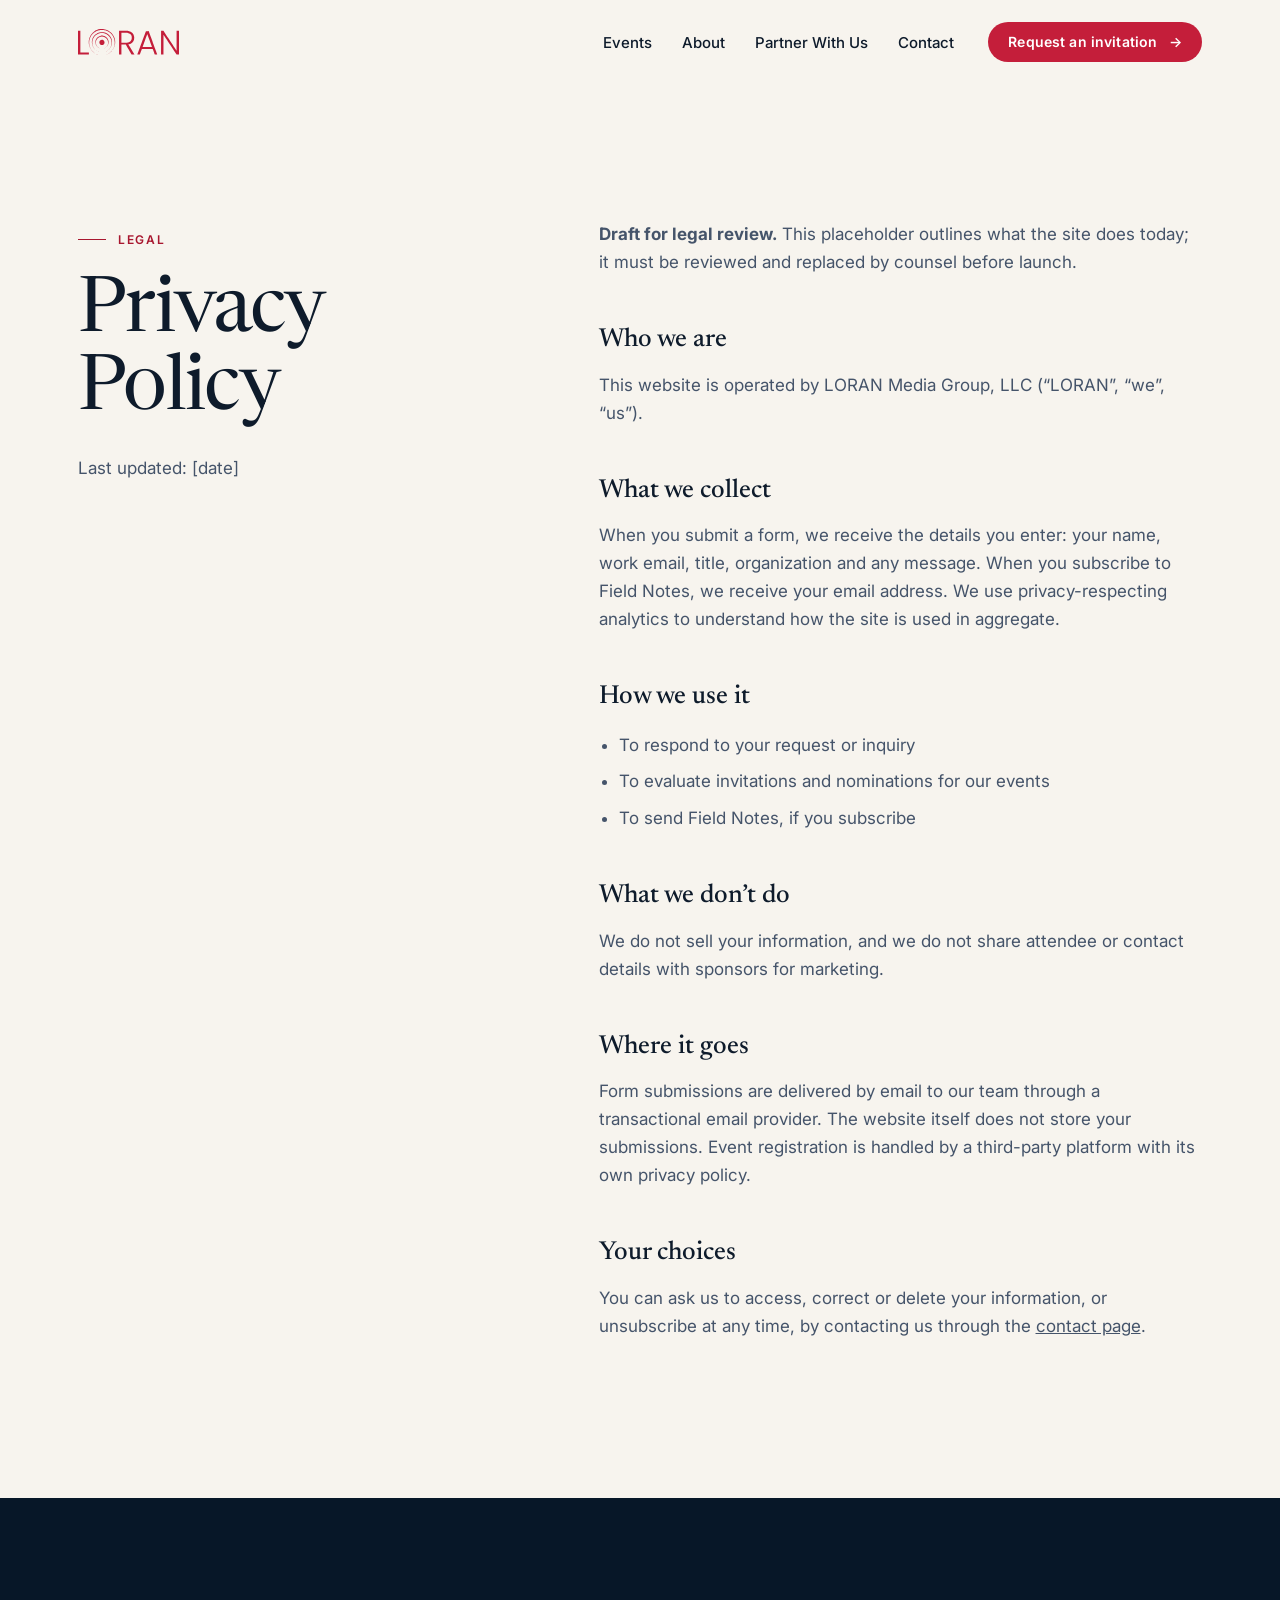
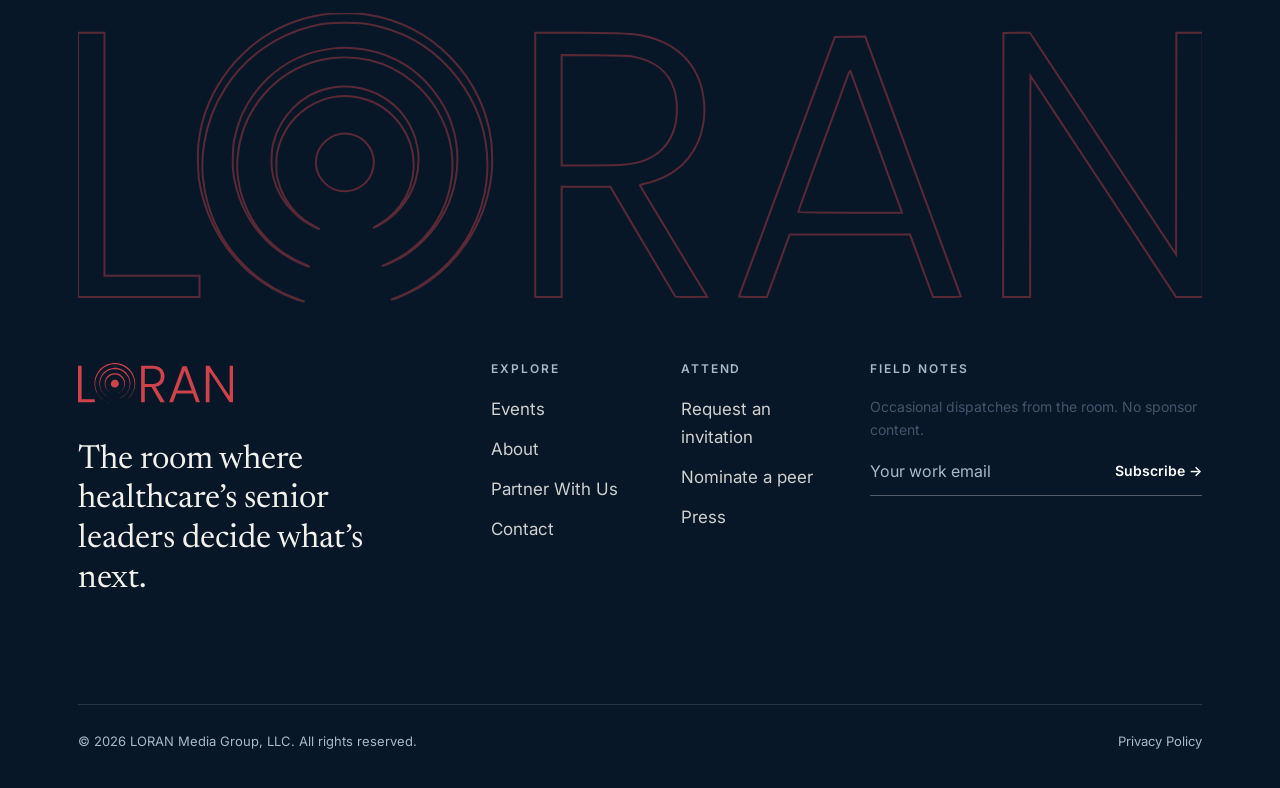
<file: loran/privacy.html>
<!doctype html>
<html lang="en">
<head>
<meta charset="utf-8">
<meta name="viewport" content="width=device-width,initial-scale=1">
<title>Privacy Policy — LORAN</title>
<meta name="description" content="How LORAN collects, uses and protects the information you share with us.">
<meta property="og:title" content="Privacy Policy — LORAN">
<meta property="og:description" content="How LORAN collects, uses and protects the information you share with us.">
<meta property="og:type" content="website">
<meta name="theme-color" content="#071728">
<link rel="icon" href="data:image/svg+xml,%3Csvg xmlns='http://www.w3.org/2000/svg' viewBox='0 0 32 32'%3E%3Crect width='32' height='32' rx='7' fill='%23071728'/%3E%3Cg fill='none' stroke='%23F24A50' stroke-width='1.6'%3E%3Ccircle cx='16' cy='16' r='12'/%3E%3Ccircle cx='16' cy='16' r='8'/%3E%3C/g%3E%3Ccircle cx='16' cy='16' r='3.4' fill='%23F24A50'/%3E%3C/svg%3E">
<link rel="preconnect" href="https://fonts.googleapis.com">
<link rel="preconnect" href="https://fonts.gstatic.com" crossorigin>
<link rel="stylesheet" href="https://fonts.googleapis.com/css2?family=Inter:wght@400;500;600&family=Newsreader:ital,opsz,wght@0,6..72,400;0,6..72,500;1,6..72,400&display=swap">
<link rel="stylesheet" href="styles.css">

</head>
<body>
<a class="skip" href="#main">Skip to content</a>
<header class="site-header light-start">
  <div class="wrap">
    <a class="logo" href="index.html" aria-label="LORAN home"><svg class="logo-mark" aria-hidden="true" focusable="false" viewBox="0 0 2000 515"><path fill="currentColor" fill-rule="evenodd" d="M397.5 512.0C396.2 511.5 396.1 511.1 397.0 511.1C397.8 511.1 399.4 511.5 400.5 512.0C401.8 512.5 401.9 512.9 401.0 512.9C400.2 512.9 398.6 512.5 397.5 512.0ZM384.5 507.6C321.7 484.8 270.3 438.3 240.5 377.5C227.5 350.9 220.2 327.9 215.4 298.3C213.3 285.0 212.4 248.3 213.9 233.8C219.0 184.2 238.3 137.6 270.7 97.0C280.9 84.1 303.1 62.5 316.0 52.8C352.6 25.4 391.9 9.2 438.5 2.4C456.9 -0.4 494.8 -0.1 513.9 2.8C573.4 12.1 622.6 37.6 663.4 80.1C703.1 121.6 727.1 171.0 734.6 227.1C736.6 242.1 736.9 274.1 735.1 288.5C729.8 331.5 714.9 372.3 692.1 406.6C680.8 423.6 672.5 433.7 657.6 448.5C637.0 469.0 615.4 484.4 590.5 496.5C577.9 502.6 558.2 510.5 557.4 509.7C557.2 509.5 560.9 507.9 565.8 506.0C578.2 501.4 599.7 490.3 612.5 481.9C684.8 434.9 728.0 355.8 728.0 270.6C728.0 156.1 648.5 53.0 538.6 25.0C513.6 18.6 504.1 17.5 474.5 17.5C446.1 17.5 436.3 18.6 414.2 24.0C352.6 39.1 298.5 77.5 263.4 131.0C221.9 194.4 210.3 271.4 231.6 341.9C244.4 383.9 264.7 418.0 294.9 448.0C301.3 454.4 310.3 462.6 315.0 466.3C334.0 481.6 361.1 497.4 382.0 505.5C393.7 510.0 395.8 510.9 394.5 510.9C393.9 510.9 389.4 509.4 384.5 507.6ZM0.0 270.0L0.0 35.0L23.5 35.0L47.0 35.0L47.0 251.0L47.0 467.0L131.5 467.0L216.0 467.0L216.0 486.0L216.0 505.0L108.0 505.0L0.0 505.0L0.0 270.0ZM813.0 270.0L813.0 35.0L884.9 35.0C959.0 35.0 979.2 35.7 998.5 39.0C1065.3 50.4 1106.9 93.3 1113.0 157.0C1118.1 209.3 1097.7 256.1 1058.5 282.4C1045.0 291.5 1025.2 299.7 1007.2 303.7C1002.7 304.7 999.0 305.8 999.0 306.2C999.0 306.6 1025.9 351.4 1058.9 405.7L1118.8 504.5L1090.7 504.8C1068.9 505.0 1062.4 504.7 1061.8 503.8C1058.9 499.0 1011.5 419.1 982.0 369.2L946.5 309.1L903.2 309.0L860.0 309.0L860.0 407.0L860.0 505.0L836.5 505.0L813.0 505.0L813.0 270.0ZM1175.3 503.7C1175.5 503.0 1184.2 479.8 1194.4 452.0C1204.7 424.2 1216.3 392.9 1220.2 382.5C1224.0 372.1 1235.4 341.2 1245.5 314.0C1255.6 286.8 1277.9 226.5 1295.0 180.0C1312.2 133.5 1330.7 83.6 1336.0 69.0L1345.8 42.5L1372.8 42.2L1399.8 42.0L1403.3 51.7C1405.2 57.1 1412.2 76.1 1418.8 94.0C1425.4 111.9 1438.1 146.3 1447.0 170.5C1455.9 194.7 1471.7 237.4 1482.0 265.5C1492.3 293.6 1512.1 347.3 1526.0 385.0C1539.9 422.7 1555.4 464.9 1560.6 478.9C1565.8 492.9 1570.0 504.4 1570.0 504.6C1570.0 504.8 1558.8 505.0 1545.1 505.0L1520.3 505.0L1512.3 483.2C1507.9 471.3 1498.7 446.3 1491.9 427.8L1479.5 394.0L1372.5 394.0L1265.5 394.0L1260.1 408.8C1257.2 416.9 1248.5 440.6 1240.8 461.5C1233.1 482.4 1226.3 500.7 1225.8 502.2L1224.8 505.0L1199.8 505.0C1180.1 505.0 1174.9 504.7 1175.3 503.7ZM1645.2 270.2L1645.5 35.5L1669.0 35.3L1692.5 35.0L1730.0 92.0C1750.6 123.4 1775.2 160.6 1784.5 174.8C1793.8 188.9 1818.1 225.7 1838.4 256.5C1858.7 287.3 1892.7 338.8 1913.9 371.0L1952.5 429.4L1952.8 232.2L1953.0 35.0L1976.5 35.0L2000.0 35.0L2000.0 270.0L2000.0 505.0L1976.2 505.0L1952.5 505.0L1912.1 443.8C1890.0 410.1 1852.3 352.8 1828.4 316.5C1804.4 280.2 1764.3 219.3 1739.2 181.1L1693.5 111.6L1693.2 308.3L1693.0 505.0L1669.0 505.0L1645.0 505.0L1645.2 270.2ZM402.5 448.1C383.8 440.6 370.5 433.3 355.8 422.3C311.4 389.3 282.6 338.6 275.9 281.6C274.4 269.1 275.3 238.5 277.4 227.2C285.5 183.5 305.5 146.7 337.6 116.0C369.0 85.9 408.8 67.9 454.5 62.9C467.8 61.5 493.6 62.2 507.0 64.5C563.8 73.9 610.9 104.7 642.6 153.0C693.2 230.3 682.6 333.7 617.1 401.3C601.5 417.4 584.1 430.4 565.7 439.6C556.5 444.3 542.0 450.3 541.4 449.7C541.2 449.6 545.5 447.5 551.0 445.1C650.3 401.9 693.9 285.3 647.0 188.2C621.5 135.4 574.6 97.1 519.1 83.9C491.1 77.2 455.9 77.4 428.0 84.4C349.9 104.2 292.3 171.6 284.0 252.9C280.6 286.9 287.2 322.3 303.0 354.5C322.3 393.9 356.5 426.5 397.5 444.6C411.4 450.8 411.6 450.9 410.5 450.9C409.9 450.9 406.4 449.7 402.5 448.1ZM417.9 379.2C404.0 372.2 393.8 364.8 382.5 353.5C362.4 333.6 350.1 310.1 345.4 282.6C343.0 268.9 343.9 243.8 347.3 231.0C350.8 217.5 355.2 206.8 361.4 196.3C368.5 184.2 372.4 179.2 382.8 168.7C401.2 150.0 426.1 137.1 452.4 132.5C463.8 130.6 484.1 130.6 496.1 132.6C527.7 137.9 558.4 155.9 577.4 180.4C605.2 216.1 612.8 261.2 598.3 303.5C587.3 335.5 562.6 363.6 532.3 378.9C523.3 383.4 523.3 382.7 532.2 377.6C544.0 370.9 552.8 364.3 561.5 355.5C603.9 312.7 608.7 246.2 572.9 198.0C537.1 149.6 472.6 134.1 419.8 161.2C386.2 178.3 362.5 209.4 354.4 246.9C352.1 257.5 352.1 282.7 354.4 293.3C360.0 318.8 371.6 339.8 390.1 357.6C400.3 367.4 408.6 373.4 420.5 379.4C425.4 381.9 429.1 383.9 428.5 384.0C427.9 384.0 423.2 381.8 417.9 379.2ZM1464.4 352.8C1463.8 350.8 1448.1 307.7 1410.0 203.5C1386.7 139.7 1378.1 116.1 1376.0 110.0C1374.7 106.4 1373.4 103.1 1373.0 102.7C1372.6 102.2 1370.0 108.1 1367.2 115.7C1361.2 131.9 1344.4 177.9 1319.0 247.5C1308.9 275.0 1296.1 310.1 1290.5 325.5C1284.9 340.9 1280.5 353.8 1280.7 354.2C1280.9 354.7 1322.5 355.0 1373.1 355.0L1465.1 355.0L1464.4 352.8ZM461.1 315.4C439.3 309.5 423.0 288.5 423.0 266.1C423.0 234.1 452.8 209.1 483.7 215.2C494.2 217.3 502.1 221.2 509.5 228.1C543.8 260.3 521.1 317.3 474.0 316.9C469.9 316.9 464.1 316.2 461.1 315.4ZM967.5 270.0C999.5 267.7 1022.5 258.7 1038.9 242.0C1055.6 225.0 1063.7 204.9 1064.7 177.2C1065.4 160.2 1064.0 148.2 1059.9 135.5C1049.4 103.0 1026.3 84.8 985.6 77.3C979.2 76.1 965.0 75.7 918.8 75.3L860.0 74.8L860.0 172.9L860.0 271.0L906.8 271.0C932.5 271.0 959.8 270.5 967.5 270.0Z"/></svg><span class="sr-only">LORAN</span></a>
    <button class="menu-btn" aria-expanded="false" aria-controls="nav" aria-label="Menu"><span></span><span></span></button>
    <nav class="nav" id="nav" aria-label="Primary">
      <ul><li><a href="events.html">Events</a></li><li><a href="about.html">About</a></li><li><a href="partner.html">Partner With Us</a></li><li><a href="contact.html">Contact</a></li></ul>
      <a class="btn" href="contact.html?type=invitation">Request an invitation <span class="arr" aria-hidden="true">&rarr;</span></a>
    </nav>
  </div>
</header>
<main id="main">
<section class="band" style="padding-top:clamp(150px,18vw,220px)">
  <div class="wrap two-col">
    <div>
      <p class="eyebrow fade-up">Legal</p>
      <h1 class="h1 split"><span class="line"><span style="--i:0">Privacy Policy</span></span></h1>
      <p class="muted mt-s fade-up" style="--d:300ms">Last updated: [date]</p>
    </div>
    <div class="prose fade-up" style="--d:400ms">
      <p><strong>Draft for legal review.</strong> This placeholder outlines what the site does today; it must be reviewed and replaced by counsel before launch.</p>
      <h2>Who we are</h2>
      <p>This website is operated by LORAN Media Group, LLC (&ldquo;LORAN&rdquo;, &ldquo;we&rdquo;, &ldquo;us&rdquo;).</p>
      <h2>What we collect</h2>
      <p>When you submit a form, we receive the details you enter: your name, work email, title, organization and any message. When you subscribe to Field Notes, we receive your email address. We use privacy-respecting analytics to understand how the site is used in aggregate.</p>
      <h2>How we use it</h2>
      <ul><li>To respond to your request or inquiry</li><li>To evaluate invitations and nominations for our events</li><li>To send Field Notes, if you subscribe</li></ul>
      <h2>What we don&rsquo;t do</h2>
      <p>We do not sell your information, and we do not share attendee or contact details with sponsors for marketing.</p>
      <h2>Where it goes</h2>
      <p>Form submissions are delivered by email to our team through a transactional email provider. The website itself does not store your submissions. Event registration is handled by a third-party platform with its own privacy policy.</p>
      <h2>Your choices</h2>
      <p>You can ask us to access, correct or delete your information, or unsubscribe at any time, by contacting us through the <a href="contact.html">contact page</a>.</p>
    </div>
  </div>
</section>
</main>
<footer class="site-footer">
  <div class="wrap">
    <div class="footer-word" aria-hidden="true"><svg class="logo-mark" aria-hidden="true" focusable="false" viewBox="0 0 2000 515"><path fill="currentColor" fill-rule="evenodd" d="M397.5 512.0C396.2 511.5 396.1 511.1 397.0 511.1C397.8 511.1 399.4 511.5 400.5 512.0C401.8 512.5 401.9 512.9 401.0 512.9C400.2 512.9 398.6 512.5 397.5 512.0ZM384.5 507.6C321.7 484.8 270.3 438.3 240.5 377.5C227.5 350.9 220.2 327.9 215.4 298.3C213.3 285.0 212.4 248.3 213.9 233.8C219.0 184.2 238.3 137.6 270.7 97.0C280.9 84.1 303.1 62.5 316.0 52.8C352.6 25.4 391.9 9.2 438.5 2.4C456.9 -0.4 494.8 -0.1 513.9 2.8C573.4 12.1 622.6 37.6 663.4 80.1C703.1 121.6 727.1 171.0 734.6 227.1C736.6 242.1 736.9 274.1 735.1 288.5C729.8 331.5 714.9 372.3 692.1 406.6C680.8 423.6 672.5 433.7 657.6 448.5C637.0 469.0 615.4 484.4 590.5 496.5C577.9 502.6 558.2 510.5 557.4 509.7C557.2 509.5 560.9 507.9 565.8 506.0C578.2 501.4 599.7 490.3 612.5 481.9C684.8 434.9 728.0 355.8 728.0 270.6C728.0 156.1 648.5 53.0 538.6 25.0C513.6 18.6 504.1 17.5 474.5 17.5C446.1 17.5 436.3 18.6 414.2 24.0C352.6 39.1 298.5 77.5 263.4 131.0C221.9 194.4 210.3 271.4 231.6 341.9C244.4 383.9 264.7 418.0 294.9 448.0C301.3 454.4 310.3 462.6 315.0 466.3C334.0 481.6 361.1 497.4 382.0 505.5C393.7 510.0 395.8 510.9 394.5 510.9C393.9 510.9 389.4 509.4 384.5 507.6ZM0.0 270.0L0.0 35.0L23.5 35.0L47.0 35.0L47.0 251.0L47.0 467.0L131.5 467.0L216.0 467.0L216.0 486.0L216.0 505.0L108.0 505.0L0.0 505.0L0.0 270.0ZM813.0 270.0L813.0 35.0L884.9 35.0C959.0 35.0 979.2 35.7 998.5 39.0C1065.3 50.4 1106.9 93.3 1113.0 157.0C1118.1 209.3 1097.7 256.1 1058.5 282.4C1045.0 291.5 1025.2 299.7 1007.2 303.7C1002.7 304.7 999.0 305.8 999.0 306.2C999.0 306.6 1025.9 351.4 1058.9 405.7L1118.8 504.5L1090.7 504.8C1068.9 505.0 1062.4 504.7 1061.8 503.8C1058.9 499.0 1011.5 419.1 982.0 369.2L946.5 309.1L903.2 309.0L860.0 309.0L860.0 407.0L860.0 505.0L836.5 505.0L813.0 505.0L813.0 270.0ZM1175.3 503.7C1175.5 503.0 1184.2 479.8 1194.4 452.0C1204.7 424.2 1216.3 392.9 1220.2 382.5C1224.0 372.1 1235.4 341.2 1245.5 314.0C1255.6 286.8 1277.9 226.5 1295.0 180.0C1312.2 133.5 1330.7 83.6 1336.0 69.0L1345.8 42.5L1372.8 42.2L1399.8 42.0L1403.3 51.7C1405.2 57.1 1412.2 76.1 1418.8 94.0C1425.4 111.9 1438.1 146.3 1447.0 170.5C1455.9 194.7 1471.7 237.4 1482.0 265.5C1492.3 293.6 1512.1 347.3 1526.0 385.0C1539.9 422.7 1555.4 464.9 1560.6 478.9C1565.8 492.9 1570.0 504.4 1570.0 504.6C1570.0 504.8 1558.8 505.0 1545.1 505.0L1520.3 505.0L1512.3 483.2C1507.9 471.3 1498.7 446.3 1491.9 427.8L1479.5 394.0L1372.5 394.0L1265.5 394.0L1260.1 408.8C1257.2 416.9 1248.5 440.6 1240.8 461.5C1233.1 482.4 1226.3 500.7 1225.8 502.2L1224.8 505.0L1199.8 505.0C1180.1 505.0 1174.9 504.7 1175.3 503.7ZM1645.2 270.2L1645.5 35.5L1669.0 35.3L1692.5 35.0L1730.0 92.0C1750.6 123.4 1775.2 160.6 1784.5 174.8C1793.8 188.9 1818.1 225.7 1838.4 256.5C1858.7 287.3 1892.7 338.8 1913.9 371.0L1952.5 429.4L1952.8 232.2L1953.0 35.0L1976.5 35.0L2000.0 35.0L2000.0 270.0L2000.0 505.0L1976.2 505.0L1952.5 505.0L1912.1 443.8C1890.0 410.1 1852.3 352.8 1828.4 316.5C1804.4 280.2 1764.3 219.3 1739.2 181.1L1693.5 111.6L1693.2 308.3L1693.0 505.0L1669.0 505.0L1645.0 505.0L1645.2 270.2ZM402.5 448.1C383.8 440.6 370.5 433.3 355.8 422.3C311.4 389.3 282.6 338.6 275.9 281.6C274.4 269.1 275.3 238.5 277.4 227.2C285.5 183.5 305.5 146.7 337.6 116.0C369.0 85.9 408.8 67.9 454.5 62.9C467.8 61.5 493.6 62.2 507.0 64.5C563.8 73.9 610.9 104.7 642.6 153.0C693.2 230.3 682.6 333.7 617.1 401.3C601.5 417.4 584.1 430.4 565.7 439.6C556.5 444.3 542.0 450.3 541.4 449.7C541.2 449.6 545.5 447.5 551.0 445.1C650.3 401.9 693.9 285.3 647.0 188.2C621.5 135.4 574.6 97.1 519.1 83.9C491.1 77.2 455.9 77.4 428.0 84.4C349.9 104.2 292.3 171.6 284.0 252.9C280.6 286.9 287.2 322.3 303.0 354.5C322.3 393.9 356.5 426.5 397.5 444.6C411.4 450.8 411.6 450.9 410.5 450.9C409.9 450.9 406.4 449.7 402.5 448.1ZM417.9 379.2C404.0 372.2 393.8 364.8 382.5 353.5C362.4 333.6 350.1 310.1 345.4 282.6C343.0 268.9 343.9 243.8 347.3 231.0C350.8 217.5 355.2 206.8 361.4 196.3C368.5 184.2 372.4 179.2 382.8 168.7C401.2 150.0 426.1 137.1 452.4 132.5C463.8 130.6 484.1 130.6 496.1 132.6C527.7 137.9 558.4 155.9 577.4 180.4C605.2 216.1 612.8 261.2 598.3 303.5C587.3 335.5 562.6 363.6 532.3 378.9C523.3 383.4 523.3 382.7 532.2 377.6C544.0 370.9 552.8 364.3 561.5 355.5C603.9 312.7 608.7 246.2 572.9 198.0C537.1 149.6 472.6 134.1 419.8 161.2C386.2 178.3 362.5 209.4 354.4 246.9C352.1 257.5 352.1 282.7 354.4 293.3C360.0 318.8 371.6 339.8 390.1 357.6C400.3 367.4 408.6 373.4 420.5 379.4C425.4 381.9 429.1 383.9 428.5 384.0C427.9 384.0 423.2 381.8 417.9 379.2ZM1464.4 352.8C1463.8 350.8 1448.1 307.7 1410.0 203.5C1386.7 139.7 1378.1 116.1 1376.0 110.0C1374.7 106.4 1373.4 103.1 1373.0 102.7C1372.6 102.2 1370.0 108.1 1367.2 115.7C1361.2 131.9 1344.4 177.9 1319.0 247.5C1308.9 275.0 1296.1 310.1 1290.5 325.5C1284.9 340.9 1280.5 353.8 1280.7 354.2C1280.9 354.7 1322.5 355.0 1373.1 355.0L1465.1 355.0L1464.4 352.8ZM461.1 315.4C439.3 309.5 423.0 288.5 423.0 266.1C423.0 234.1 452.8 209.1 483.7 215.2C494.2 217.3 502.1 221.2 509.5 228.1C543.8 260.3 521.1 317.3 474.0 316.9C469.9 316.9 464.1 316.2 461.1 315.4ZM967.5 270.0C999.5 267.7 1022.5 258.7 1038.9 242.0C1055.6 225.0 1063.7 204.9 1064.7 177.2C1065.4 160.2 1064.0 148.2 1059.9 135.5C1049.4 103.0 1026.3 84.8 985.6 77.3C979.2 76.1 965.0 75.7 918.8 75.3L860.0 74.8L860.0 172.9L860.0 271.0L906.8 271.0C932.5 271.0 959.8 270.5 967.5 270.0Z"/></svg></div>
    <div class="footer-top">
      <div>
        <a class="logo" href="index.html" aria-label="LORAN home"><svg class="logo-mark" aria-hidden="true" focusable="false" viewBox="0 0 2000 515"><path fill="currentColor" fill-rule="evenodd" d="M397.5 512.0C396.2 511.5 396.1 511.1 397.0 511.1C397.8 511.1 399.4 511.5 400.5 512.0C401.8 512.5 401.9 512.9 401.0 512.9C400.2 512.9 398.6 512.5 397.5 512.0ZM384.5 507.6C321.7 484.8 270.3 438.3 240.5 377.5C227.5 350.9 220.2 327.9 215.4 298.3C213.3 285.0 212.4 248.3 213.9 233.8C219.0 184.2 238.3 137.6 270.7 97.0C280.9 84.1 303.1 62.5 316.0 52.8C352.6 25.4 391.9 9.2 438.5 2.4C456.9 -0.4 494.8 -0.1 513.9 2.8C573.4 12.1 622.6 37.6 663.4 80.1C703.1 121.6 727.1 171.0 734.6 227.1C736.6 242.1 736.9 274.1 735.1 288.5C729.8 331.5 714.9 372.3 692.1 406.6C680.8 423.6 672.5 433.7 657.6 448.5C637.0 469.0 615.4 484.4 590.5 496.5C577.9 502.6 558.2 510.5 557.4 509.7C557.2 509.5 560.9 507.9 565.8 506.0C578.2 501.4 599.7 490.3 612.5 481.9C684.8 434.9 728.0 355.8 728.0 270.6C728.0 156.1 648.5 53.0 538.6 25.0C513.6 18.6 504.1 17.5 474.5 17.5C446.1 17.5 436.3 18.6 414.2 24.0C352.6 39.1 298.5 77.5 263.4 131.0C221.9 194.4 210.3 271.4 231.6 341.9C244.4 383.9 264.7 418.0 294.9 448.0C301.3 454.4 310.3 462.6 315.0 466.3C334.0 481.6 361.1 497.4 382.0 505.5C393.7 510.0 395.8 510.9 394.5 510.9C393.9 510.9 389.4 509.4 384.5 507.6ZM0.0 270.0L0.0 35.0L23.5 35.0L47.0 35.0L47.0 251.0L47.0 467.0L131.5 467.0L216.0 467.0L216.0 486.0L216.0 505.0L108.0 505.0L0.0 505.0L0.0 270.0ZM813.0 270.0L813.0 35.0L884.9 35.0C959.0 35.0 979.2 35.7 998.5 39.0C1065.3 50.4 1106.9 93.3 1113.0 157.0C1118.1 209.3 1097.7 256.1 1058.5 282.4C1045.0 291.5 1025.2 299.7 1007.2 303.7C1002.7 304.7 999.0 305.8 999.0 306.2C999.0 306.6 1025.9 351.4 1058.9 405.7L1118.8 504.5L1090.7 504.8C1068.9 505.0 1062.4 504.7 1061.8 503.8C1058.9 499.0 1011.5 419.1 982.0 369.2L946.5 309.1L903.2 309.0L860.0 309.0L860.0 407.0L860.0 505.0L836.5 505.0L813.0 505.0L813.0 270.0ZM1175.3 503.7C1175.5 503.0 1184.2 479.8 1194.4 452.0C1204.7 424.2 1216.3 392.9 1220.2 382.5C1224.0 372.1 1235.4 341.2 1245.5 314.0C1255.6 286.8 1277.9 226.5 1295.0 180.0C1312.2 133.5 1330.7 83.6 1336.0 69.0L1345.8 42.5L1372.8 42.2L1399.8 42.0L1403.3 51.7C1405.2 57.1 1412.2 76.1 1418.8 94.0C1425.4 111.9 1438.1 146.3 1447.0 170.5C1455.9 194.7 1471.7 237.4 1482.0 265.5C1492.3 293.6 1512.1 347.3 1526.0 385.0C1539.9 422.7 1555.4 464.9 1560.6 478.9C1565.8 492.9 1570.0 504.4 1570.0 504.6C1570.0 504.8 1558.8 505.0 1545.1 505.0L1520.3 505.0L1512.3 483.2C1507.9 471.3 1498.7 446.3 1491.9 427.8L1479.5 394.0L1372.5 394.0L1265.5 394.0L1260.1 408.8C1257.2 416.9 1248.5 440.6 1240.8 461.5C1233.1 482.4 1226.3 500.7 1225.8 502.2L1224.8 505.0L1199.8 505.0C1180.1 505.0 1174.9 504.7 1175.3 503.7ZM1645.2 270.2L1645.5 35.5L1669.0 35.3L1692.5 35.0L1730.0 92.0C1750.6 123.4 1775.2 160.6 1784.5 174.8C1793.8 188.9 1818.1 225.7 1838.4 256.5C1858.7 287.3 1892.7 338.8 1913.9 371.0L1952.5 429.4L1952.8 232.2L1953.0 35.0L1976.5 35.0L2000.0 35.0L2000.0 270.0L2000.0 505.0L1976.2 505.0L1952.5 505.0L1912.1 443.8C1890.0 410.1 1852.3 352.8 1828.4 316.5C1804.4 280.2 1764.3 219.3 1739.2 181.1L1693.5 111.6L1693.2 308.3L1693.0 505.0L1669.0 505.0L1645.0 505.0L1645.2 270.2ZM402.5 448.1C383.8 440.6 370.5 433.3 355.8 422.3C311.4 389.3 282.6 338.6 275.9 281.6C274.4 269.1 275.3 238.5 277.4 227.2C285.5 183.5 305.5 146.7 337.6 116.0C369.0 85.9 408.8 67.9 454.5 62.9C467.8 61.5 493.6 62.2 507.0 64.5C563.8 73.9 610.9 104.7 642.6 153.0C693.2 230.3 682.6 333.7 617.1 401.3C601.5 417.4 584.1 430.4 565.7 439.6C556.5 444.3 542.0 450.3 541.4 449.7C541.2 449.6 545.5 447.5 551.0 445.1C650.3 401.9 693.9 285.3 647.0 188.2C621.5 135.4 574.6 97.1 519.1 83.9C491.1 77.2 455.9 77.4 428.0 84.4C349.9 104.2 292.3 171.6 284.0 252.9C280.6 286.9 287.2 322.3 303.0 354.5C322.3 393.9 356.5 426.5 397.5 444.6C411.4 450.8 411.6 450.9 410.5 450.9C409.9 450.9 406.4 449.7 402.5 448.1ZM417.9 379.2C404.0 372.2 393.8 364.8 382.5 353.5C362.4 333.6 350.1 310.1 345.4 282.6C343.0 268.9 343.9 243.8 347.3 231.0C350.8 217.5 355.2 206.8 361.4 196.3C368.5 184.2 372.4 179.2 382.8 168.7C401.2 150.0 426.1 137.1 452.4 132.5C463.8 130.6 484.1 130.6 496.1 132.6C527.7 137.9 558.4 155.9 577.4 180.4C605.2 216.1 612.8 261.2 598.3 303.5C587.3 335.5 562.6 363.6 532.3 378.9C523.3 383.4 523.3 382.7 532.2 377.6C544.0 370.9 552.8 364.3 561.5 355.5C603.9 312.7 608.7 246.2 572.9 198.0C537.1 149.6 472.6 134.1 419.8 161.2C386.2 178.3 362.5 209.4 354.4 246.9C352.1 257.5 352.1 282.7 354.4 293.3C360.0 318.8 371.6 339.8 390.1 357.6C400.3 367.4 408.6 373.4 420.5 379.4C425.4 381.9 429.1 383.9 428.5 384.0C427.9 384.0 423.2 381.8 417.9 379.2ZM1464.4 352.8C1463.8 350.8 1448.1 307.7 1410.0 203.5C1386.7 139.7 1378.1 116.1 1376.0 110.0C1374.7 106.4 1373.4 103.1 1373.0 102.7C1372.6 102.2 1370.0 108.1 1367.2 115.7C1361.2 131.9 1344.4 177.9 1319.0 247.5C1308.9 275.0 1296.1 310.1 1290.5 325.5C1284.9 340.9 1280.5 353.8 1280.7 354.2C1280.9 354.7 1322.5 355.0 1373.1 355.0L1465.1 355.0L1464.4 352.8ZM461.1 315.4C439.3 309.5 423.0 288.5 423.0 266.1C423.0 234.1 452.8 209.1 483.7 215.2C494.2 217.3 502.1 221.2 509.5 228.1C543.8 260.3 521.1 317.3 474.0 316.9C469.9 316.9 464.1 316.2 461.1 315.4ZM967.5 270.0C999.5 267.7 1022.5 258.7 1038.9 242.0C1055.6 225.0 1063.7 204.9 1064.7 177.2C1065.4 160.2 1064.0 148.2 1059.9 135.5C1049.4 103.0 1026.3 84.8 985.6 77.3C979.2 76.1 965.0 75.7 918.8 75.3L860.0 74.8L860.0 172.9L860.0 271.0L906.8 271.0C932.5 271.0 959.8 270.5 967.5 270.0Z"/></svg><span class="sr-only">LORAN</span></a>
        <p class="tagline">The room where healthcare&rsquo;s senior leaders decide what&rsquo;s next.</p>
      </div>
      <div>
        <h3>Explore</h3>
        <ul><li><a href="events.html">Events</a></li><li><a href="about.html">About</a></li><li><a href="partner.html">Partner With Us</a></li><li><a href="contact.html">Contact</a></li></ul>
      </div>
      <div>
        <h3>Attend</h3>
        <ul><li><a href="contact.html?type=invitation">Request an invitation</a></li><li><a href="contact.html?type=nominate">Nominate a peer</a></li><li><a href="contact.html?type=press">Press</a></li></ul>
      </div>
      <div data-form-host>
        <h3>Field notes</h3>
        <p class="muted small" style="margin:0 0 6px">Occasional dispatches from the room. No sponsor content.</p>
        <form class="newsletter" data-static novalidate>
          <label class="sr-only" for="nl-email">Email address</label>
          <input id="nl-email" type="email" name="email" placeholder="Your work email" required autocomplete="email">
          <button type="submit">Subscribe &rarr;</button>
        </form>
        <p class="newsletter-done" role="status">Thank you. You&rsquo;re on the list.</p>
      </div>
    </div>
    <div class="footer-bottom">
      <span>&copy; <span data-year>2026</span> LORAN Media Group, LLC. All rights reserved.</span>
      <span><a href="privacy.html">Privacy Policy</a></span>
    </div>
  </div>
</footer>
<script src="main.js" defer></script>
</body>
</html>
</file>
<file: styles.css>
/* ==========================================================================
   TensorBlack — shared stylesheet for the deeper pages
   (Company, Events, CEO Round Table, Faculty)

   Re-skinned onto the homepage's design system so the whole site reads as
   one brand: dark ground, single orange accent, Nunito Sans with IBM Plex
   Mono for labels. The page structures are unchanged — left rail plus
   content column, hairline rows rather than cards, full-width rules between
   sections. Only the surface changed.

   The original spec anticipated this: "the design does not depend on the
   amber specifically, only on there being exactly one accent."
   ========================================================================== */

:root {
  /* Ground and ink — inverted from the original paper-white scheme */
  --paper:      #0A0A0B;   /* page ground                                  */
  --surface:    #141417;   /* raised panels, inputs                        */
  --surface-2:  #1C1C20;
  --ink:        #FFFFFF;   /* primary text, rules that need to carry       */
  --ink-2:      #A5A0A0;   /* supporting copy, captions                    */
  --ink-3:      #828082;   /* faintest labels — 5.05:1 on the ground, AA   */
  --rule:       #2A2A30;   /* hairline dividers                            */
  --rule-soft:  #212126;   /* section separators                           */

  /* The single accent. Wayfinding, active states, and the primary button. */
  --signal:     #F45D01;
  --signal-2:   #FF7A2E;

  /* Light panel — the same cool off-white the homepage uses for the
     content people scan. On these pages it marks the filterable block. */
  --field:      #ECEDF1;
  --field-2:    #FFFFFF;
  --field-line: #D7D9E0;
  --field-dim:  #DDDFE6;
  --field-ink:  #0E0E12;
  --field-grey: #5C5E68;

  --display: "Avenir Next","Avenir","Nunito Sans",-apple-system,BlinkMacSystemFont,"Segoe UI",sans-serif;
  --mono:    "IBM Plex Mono",ui-monospace,SFMono-Regular,Menlo,monospace;

  --measure: 62ch;
  --rail:    190px;
  --gap:     56px;
  --wrap:    1200px;
  --gutter:  clamp(20px, 4vw, 52px);
  --band-y:  clamp(52px, 6.5vw, 88px);

  color-scheme: dark;
}

/* --------------------------------------------------------------------------
   Base
   -------------------------------------------------------------------------- */

*, *::before, *::after { box-sizing: border-box; }

html { -webkit-text-size-adjust: 100%; }

body {
  margin: 0;
  background: var(--paper);
  color: var(--ink);
  font-family: var(--display);
  font-size: 16.5px;
  line-height: 1.55;
  -webkit-font-smoothing: antialiased;
}

h1, h2, h3, h4, p, ul, ol, dl { margin: 0; text-align: left; }

h1, h2, h3, h4 {
  font-family: var(--display);
  font-weight: 800;
  line-height: 1.12;
  letter-spacing: -.022em;
  text-wrap: balance;
}

img { max-width: 100%; display: block; }
a { color: inherit; text-decoration: none; }

a.link {
  text-decoration: underline;
  text-decoration-thickness: 1px;
  text-underline-offset: 4px;
  text-decoration-color: var(--signal);
  transition: color .12s linear, text-decoration-color .12s linear;
}
a.link:hover { color: var(--signal); text-decoration-color: var(--signal); }

::selection { background: var(--signal); color: #1A0800; }

:focus-visible { outline: 2px solid var(--signal); outline-offset: 3px; border-radius: 2px; }

.skip-link {
  position: absolute;
  left: 0; top: -80px;
  z-index: 20;
  padding: 10px 18px;
  background: var(--signal);
  color: #1A0800;
  font-family: var(--mono);
  font-size: 12px;
  text-transform: uppercase;
  letter-spacing: .08em;
  transition: top .15s linear;
}
.skip-link:focus { top: 0; }

.wrap {
  width: 100%;
  max-width: var(--wrap);
  margin-inline: auto;
  padding-inline: var(--gutter);
}

/* --------------------------------------------------------------------------
   Masthead — matches the homepage nav
   -------------------------------------------------------------------------- */

.masthead {
  position: sticky; top: 0; z-index: 80;
  background: rgba(10,10,11,.9);
  backdrop-filter: blur(14px);
  border-bottom: 1px solid var(--rule-soft);
}

.masthead-inner {
  display: flex;
  flex-wrap: wrap;
  align-items: center;
  gap: 10px 30px;
  padding-block: 13px;
}

/* The wordmark sets "tensor" in the accent, as the homepage logomark does. */
.wordmark {
  font-size: 21px;
  font-weight: 900;
  letter-spacing: -.04em;
  margin-right: auto;
}
.wordmark i { color: var(--signal); font-style: normal; }

.nav {
  display: flex;
  flex-wrap: wrap;
  gap: 8px 24px;
  list-style: none;
  margin: 0;
  padding: 0;
  font-size: 14.5px;
  color: var(--ink-2);
}
.nav a { padding-block: 2px; border-bottom: 2px solid transparent; }
.nav a:hover { color: var(--ink); }
.nav a[aria-current="page"] { color: var(--ink); border-bottom-color: var(--signal); }

/* --------------------------------------------------------------------------
   Bands and the left rail
   -------------------------------------------------------------------------- */

.band { border-top: 1px solid var(--rule-soft); }
.band:first-of-type { border-top: 0; }

/* The light panel. On these pages it marks the block you filter and scan,
   which is the same job it does on the homepage. */
.band-field { background: var(--field); color: var(--field-ink); }

.band-inner {
  display: grid;
  grid-template-columns: var(--rail) minmax(0, 1fr);
  gap: var(--gap);
  padding-block: var(--band-y);
  align-items: start;
}

.rail {
  font-family: var(--mono);
  font-size: 11px;
  letter-spacing: .14em;
  text-transform: uppercase;
  color: var(--ink-3);
  padding-top: 8px;
}
.rail::before {
  content: "";
  display: block;
  width: 22px; height: 3px;
  background: var(--signal);
  margin-bottom: 14px;
}
.band-field .rail { color: var(--field-grey); }

.col { min-width: 0; }
.col p, .col li { max-width: var(--measure); }

.h-section {
  font-size: clamp(27px, 3.6vw, 42px);
  letter-spacing: -.035em;
  margin-bottom: 24px;
  max-width: 24ch;
}

.col p { color: var(--ink-2); }
.band-field .col p { color: var(--field-grey); }
.prose p + p { margin-top: 1.05em; }

/* --------------------------------------------------------------------------
   Hero
   -------------------------------------------------------------------------- */

.hero-inner { padding-block: clamp(52px, 7vw, 92px) clamp(44px, 5.5vw, 72px); }

.hero-inner h1 {
  font-size: clamp(38px, 6.4vw, 78px);
  font-weight: 800;
  letter-spacing: -.04em;
  line-height: 1.04;
  margin-bottom: 26px;
  max-width: 19ch;
}
.hero-inner h1 em { font-style: normal; color: var(--signal); }

/* The brand line, as promoted on the homepage. */
.hero-tag {
  font-family: var(--mono);
  font-size: 13px;
  font-weight: 500;
  letter-spacing: .16em;
  text-transform: uppercase;
  color: var(--signal);
  margin-bottom: 20px;
}

.standfirst {
  font-size: clamp(17px, 1.9vw, 20px);
  line-height: 1.5;
  color: var(--ink-2);
  max-width: 50ch;
}

/* --------------------------------------------------------------------------
   Capability blocks — hairline rows, not cards
   -------------------------------------------------------------------------- */

.blocks { border-top: 1px solid var(--rule); margin-top: 8px; }

.block {
  display: grid;
  grid-template-columns: minmax(0, 1fr) 250px;
  gap: 20px 48px;
  padding-block: 30px;
  border-bottom: 1px solid var(--rule);
  align-items: start;
}
.block h3 { font-size: 19px; margin-bottom: 9px; }
.block p { color: var(--ink-2); font-size: 16.5px; }

.block-link {
  display: inline-block;
  margin-top: 16px;
  font-family: var(--mono);
  font-size: 12px;
  letter-spacing: .1em;
  text-transform: uppercase;
}

.figures { list-style: none; margin: 0; padding: 0; display: grid; gap: 16px; }
.figures div {
  font-size: 28px;
  font-weight: 800;
  letter-spacing: -.03em;
  line-height: 1;
  font-variant-numeric: tabular-nums;
}
.figures span {
  display: block;
  margin-top: 5px;
  font-family: var(--mono);
  font-size: 10.5px;
  letter-spacing: .1em;
  text-transform: uppercase;
  color: var(--ink-3);
  max-width: none;
}

/* --------------------------------------------------------------------------
   Filters — shared by the coverage board and the faculty roster
   -------------------------------------------------------------------------- */

.filters {
  margin-top: 22px; margin-bottom: 22px;
  display: flex; flex-wrap: wrap; gap: 7px;
  padding: 0; border: 0;
}
.filters legend {
  font-family: var(--mono);
  font-size: 11px;
  letter-spacing: .14em;
  text-transform: uppercase;
  color: var(--ink-3);
  padding: 0;
  margin-bottom: 12px;
}
.band-field .filters legend { color: var(--field-grey); }

.filter {
  font-family: var(--mono);
  font-size: 11px;
  letter-spacing: .08em;
  text-transform: uppercase;
  padding: 9px 16px;
  border-radius: 999px;
  cursor: pointer;
  background: transparent;
  border: 1px solid var(--field-line);
  color: var(--field-grey);
  transition: color .12s linear, border-color .12s linear, background-color .12s linear;
}
.filter:hover { border-color: var(--field-ink); color: var(--field-ink); }
.filter[aria-pressed="true"] {
  background: var(--field-ink);
  border-color: var(--field-ink);
  color: var(--field-2);
}

/* --------------------------------------------------------------------------
   Coverage board
   -------------------------------------------------------------------------- */

.board {
  display: grid;
  grid-template-columns: repeat(auto-fill, minmax(190px, 1fr));
  background: var(--field-2);
  border-top: 1px solid var(--field-line);
  border-left: 1px solid var(--field-line);
}

.area {
  background: var(--field-2);
  border-right: 1px solid var(--field-line);
  border-bottom: 1px solid var(--field-line);
  color: var(--field-ink);
  font-size: 14.5px;
  line-height: 1.35;
  padding: 15px 16px;
  transition: background-color .14s linear, color .14s linear;
}
.area.is-dim { background: var(--field-dim); color: var(--field-grey); }

.board-status, .board-note {
  font-family: var(--mono);
  font-size: 12px;
  letter-spacing: .04em;
  color: var(--field-grey);
  margin-top: 14px;
  max-width: var(--measure);
}
.board-status { min-height: 1.4em; }

/* --------------------------------------------------------------------------
   Faculty roster
   -------------------------------------------------------------------------- */

.roster {
  display: grid;
  grid-template-columns: repeat(auto-fill, minmax(205px, 1fr));
  gap: 34px 26px;
  margin-top: 24px;
}
.person { min-width: 0; }
.person.is-out { display: none; }

.portrait {
  aspect-ratio: 4 / 5;
  max-width: 100%;
  background: var(--field-dim);
  border: 1px solid var(--field-line);
  display: grid;
  place-items: center;
  margin-bottom: 14px;
}
.portrait span {
  font-family: var(--mono);
  font-size: 10px;
  letter-spacing: .12em;
  text-transform: uppercase;
  color: var(--field-grey);
}

.person h3 { font-size: 16.5px; margin-bottom: 5px; color: var(--field-ink); }
.person .expertise { font-size: 14.5px; line-height: 1.35; color: var(--field-ink); max-width: none; }
.person .inst { font-size: 13.5px; color: var(--field-grey); margin-top: 3px; max-width: none; }

/* Credentials trail the name, per "Doug Flora MD, LSSB". */
.cred { color: var(--ink-2); font-weight: 400; }
.band-field .cred { color: var(--field-grey); }

/* --------------------------------------------------------------------------
   Routes, topics, sequence, reach, execs
   -------------------------------------------------------------------------- */

.routes { border-top: 1px solid var(--rule); margin-top: 8px; }
.route {
  display: grid;
  grid-template-columns: minmax(0, 1fr) 280px;
  gap: 20px 48px;
  padding-block: 30px;
  border-bottom: 1px solid var(--rule);
  align-items: start;
}
.route h3 { font-size: 19px; margin-bottom: 9px; }
.route p { color: var(--ink-2); font-size: 16.5px; }

.send h4 {
  font-family: var(--mono);
  font-size: 11px;
  letter-spacing: .12em;
  text-transform: uppercase;
  color: var(--ink-3);
  margin-bottom: 8px;
}
.send p { font-size: 15px; line-height: 1.45; color: var(--ink); max-width: none; }

.topics { border-top: 1px solid var(--rule); margin-top: 8px; }
.topics > div { padding-block: 28px; border-bottom: 1px solid var(--rule); }
.topics h3 { font-size: 19px; margin-bottom: 9px; }
.topics p { color: var(--ink-2); font-size: 16.5px; }

.sequence { list-style: none; margin: 26px 0 0; padding: 0; }
.sequence li {
  display: grid;
  grid-template-columns: 56px minmax(0, 1fr);
  gap: 20px;
  padding-block: 24px;
  border-top: 1px solid var(--rule);
  max-width: none;
}
.sequence li:last-child { border-bottom: 1px solid var(--rule); }
.step-n {
  font-family: var(--mono);
  font-size: 12px;
  letter-spacing: .06em;
  color: var(--ink-3);
  font-variant-numeric: tabular-nums;
  padding-top: 3px;
}
.sequence h3 { font-size: 17px; margin-bottom: 7px; }
.sequence p { color: var(--ink-2); font-size: 16.5px; max-width: var(--measure); }

.reach {
  display: grid;
  grid-template-columns: repeat(auto-fit, minmax(230px, 1fr));
  gap: 30px 32px;
  margin-top: 28px;
  padding-top: 28px;
  border-top: 1px solid var(--rule);
}
.reach div {
  font-size: 32px;
  font-weight: 800;
  letter-spacing: -.03em;
  line-height: 1;
  font-variant-numeric: tabular-nums;
}
.reach span {
  display: block;
  margin-top: 6px;
  font-family: var(--mono);
  font-size: 10.5px;
  letter-spacing: .1em;
  text-transform: uppercase;
  color: var(--ink-3);
  max-width: none;
}

.execs { list-style: none; margin: 24px 0 0; padding: 0; border-top: 1px solid var(--rule); }
.execs li {
  display: grid;
  grid-template-columns: minmax(0, 1fr) 260px;
  gap: 6px 40px;
  padding-block: 17px;
  border-bottom: 1px solid var(--rule);
  align-items: baseline;
}
.execs h3 { font-size: 17px; }
.execs .role { font-family: var(--mono); font-size: 12px; letter-spacing: .06em; color: var(--ink-2); max-width: none; }

/* --------------------------------------------------------------------------
   Buttons — primary is the accent, as on the homepage
   -------------------------------------------------------------------------- */

.btn {
  display: inline-flex;
  align-items: center;
  gap: 8px;
  margin-top: 24px;
  padding: 13px 24px;
  background: var(--signal);
  color: #1A0800;
  font-family: inherit;
  font-size: 15px;
  font-weight: 800;
  border: 1px solid var(--signal);
  cursor: pointer;
  transition: background-color .12s linear, border-color .12s linear;
}
.btn:hover { background: var(--signal-2); border-color: var(--signal-2); }

/* --------------------------------------------------------------------------
   Footer
   -------------------------------------------------------------------------- */

.site-footer { border-top: 1px solid var(--rule); padding-block: 48px 52px; }

.footer-cols {
  display: grid;
  grid-template-columns: minmax(0, 1.4fr) repeat(2, minmax(0, 1fr));
  gap: 32px 44px;
}

.footer-descriptor { font-size: 16px; line-height: 1.45; max-width: 30ch; }

/* The brand line, carried on every page. */
.footer-tag {
  font-family: var(--mono);
  font-size: 11px;
  letter-spacing: .12em;
  text-transform: uppercase;
  color: var(--signal);
  margin-top: 12px;
}

.footer-cols h2 {
  font-family: var(--mono);
  font-size: 10px;
  font-weight: 500;
  letter-spacing: .13em;
  text-transform: uppercase;
  color: var(--ink-3);
  margin-bottom: 12px;
}
.footer-cols ul { list-style: none; margin: 0; padding: 0; display: grid; gap: 9px; }
.footer-cols a { font-size: 14.5px; color: var(--ink-2); }
.footer-cols a:hover { color: var(--ink); }

.fine-print {
  margin-top: 36px;
  padding-top: 20px;
  border-top: 1px solid var(--rule-soft);
  font-size: 13.5px;
  line-height: 1.55;
  color: var(--ink-3);
  max-width: 78ch;
}

/* --------------------------------------------------------------------------
   Responsive
   -------------------------------------------------------------------------- */

@media (max-width: 900px) {
  .band-inner { grid-template-columns: 1fr; gap: 22px; }
  .rail { padding-top: 0; }
  .rail::before { margin-bottom: 10px; }
  .block, .route { grid-template-columns: 1fr; gap: 22px; }
  .figures { grid-template-columns: repeat(auto-fit, minmax(170px, 1fr)); gap: 22px 32px; }
}

@media (max-width: 620px) {
  body { font-size: 16px; }
  .footer-cols { grid-template-columns: 1fr; }
  .figures { grid-template-columns: 1fr; gap: 16px; }
  .board { grid-template-columns: 1fr 1fr; }
  .roster { grid-template-columns: 1fr 1fr; gap: 28px 18px; }
  .execs li { grid-template-columns: 1fr; gap: 3px; }
  .sequence li { grid-template-columns: 40px minmax(0, 1fr); gap: 14px; }
}

@media (max-width: 360px) {
  .board, .roster { grid-template-columns: 1fr; }
}

@media (prefers-reduced-motion: reduce) {
  *, *::before, *::after { transition-duration: .001ms !important; animation-duration: .001ms !important; }
}

/* Nav icons, matching the homepage's stroke set. */
.nav a { display: inline-flex; align-items: center; gap: 7px; }
.nav svg {
  width: 14px; height: 14px; flex: none;
  fill: none; stroke: currentColor;
  stroke-width: 1.3; stroke-linecap: round; stroke-linejoin: round;
  opacity: .65;
}
.nav a:hover svg, .nav a[aria-current="page"] svg { opacity: 1; }

@media (max-width: 1040px) {
  .masthead-inner { gap: 10px 20px; }
  .nav { width: 100%; gap: 8px 20px; font-size: 13.5px; }
  .wordmark { margin-right: 0; }
}
</file>
<file: loran/styles.css>
/* ==========================================================================
   LORAN — site stylesheet
   Built from "LORAN Branding & Website: Creative Brief & Proposal".

   Direction (brief, Q10): move off the hot red and off stock-boardroom.
   Clinical credibility with humanity: generous whitespace, a confident
   typeface, a trustworthy deep blue, and an updated red used sparingly.

   Every colour is declared once below. Swapping in a final brand palette
   means editing this block only.
   ========================================================================== */

:root {
  /* Deep blue — the trust colour. Grounds the hero, bands and footer. */
  --navy-950: #071728;
  --navy-900: #0B2240;
  --navy-800: #12315A;
  --navy-700: #1C4478;
  --blue-400: #6F9FD6;      /* links and accents on dark ground          */
  --blue-200: #BCD3EE;

  /* The updated red: a true crimson, deeper and cooler than the old hot red; it marks
     the room (the one highlighted dot), the primary action and section
     markers. Nothing else uses it. */
  --red:      #C41E3A;
  --red-ink:  #A8172F;      /* red for small text on light — 5.1:1, AA   */

  /* Light ground — warm paper so the site never reads as a hospital. */
  --paper:    #F7F4EE;
  --paper-2:  #FFFFFF;
  --sand:     #EEE8DD;
  --line:     #DDD5C7;
  --ink:      #0E1B2B;
  --ink-2:    #45546A;      /* 7.2:1 on paper                            */
  --ink-3:    #66717F;      /* 4.7:1 on paper                            */

  /* On dark */
  --on-dark:   #F3F1EC;
  --on-dark-2: #A9B7CA;
  --line-dark: rgba(255,255,255,.12);

  --serif: "Newsreader", "Iowan Old Style", Georgia, serif;
  --sans:  "Inter", -apple-system, BlinkMacSystemFont, "Segoe UI", sans-serif;

  --wrap:   1240px;
  --gut:    clamp(16px, 4.5vw, 64px);
  --band:   clamp(80px, 11vw, 160px);
  --measure: 60ch;
  --ease:   cubic-bezier(.2,.7,.1,1);
}

/* --------------------------------------------------------------------------
   Base
   -------------------------------------------------------------------------- */

*, *::before, *::after { box-sizing: border-box; }
html { -webkit-text-size-adjust: 100%; scroll-behavior: smooth; }
body {
  margin: 0;
  background: var(--paper);
  color: var(--ink);
  font: 400 17px/1.65 var(--sans);
  -webkit-font-smoothing: antialiased;
  text-rendering: optimizeLegibility;
  overflow-x: hidden;
}
img, svg, canvas { display: block; max-width: 100%; }
a { color: inherit; }
p { margin: 0 0 1em; }
h1, h2, h3, h4 { margin: 0; font-weight: 400; }
::selection { background: var(--red); color: #fff; }

:focus-visible {
  outline: 2px solid var(--red);
  outline-offset: 3px;
  border-radius: 2px;
}
.dark :focus-visible { outline-color: var(--blue-200); }

.skip {
  position: absolute; left: 16px; top: -60px; z-index: 100;
  background: var(--ink); color: #fff; padding: 10px 16px; text-decoration: none;
  transition: top .2s;
}
.skip:focus { top: 16px; }

.wrap { width: 100%; max-width: var(--wrap); margin: 0 auto; padding: 0 var(--gut); }
.band { padding: var(--band) 0; }
.dark { background: var(--navy-900); color: var(--on-dark); }
.darker { background: var(--navy-950); color: var(--on-dark); }
.sand { background: var(--sand); }
.white { background: var(--paper-2); }
.sr-only {
  position: absolute; width: 1px; height: 1px; overflow: hidden;
  clip: rect(0 0 0 0); white-space: nowrap;
}

/* --------------------------------------------------------------------------
   Type
   -------------------------------------------------------------------------- */

.eyebrow {
  display: inline-flex; align-items: center; gap: 12px;
  font: 600 12px/1 var(--sans);
  letter-spacing: .16em; text-transform: uppercase;
  color: var(--red-ink);
  margin-bottom: 28px;
}
.eyebrow::before {
  content: ""; width: 28px; height: 1px; background: currentColor;
}
.dark .eyebrow, .darker .eyebrow { color: #F24A50; }

.display {
  font: 400 clamp(44px, 6.4vw, 96px)/.98 var(--serif);
  letter-spacing: -.025em;
}
.h1 {
  font: 400 clamp(40px, 6vw, 84px)/1.02 var(--serif);
  letter-spacing: -.02em;
}
.h2 {
  font: 400 clamp(32px, 4.4vw, 60px)/1.06 var(--serif);
  letter-spacing: -.018em;
}
.h3 {
  font: 500 clamp(22px, 2.2vw, 28px)/1.2 var(--serif);
  letter-spacing: -.01em;
}
.display em, .h1 em, .h2 em { font-style: italic; color: var(--red); }
.dark .display em, .darker .display em, .dark .h1 em, .darker .h1 em,
.dark .h2 em, .darker .h2 em { color: #F24A50; }

.lede {
  font: 400 clamp(19px, 1.7vw, 23px)/1.55 var(--sans);
  color: var(--ink-2);
  max-width: 46ch;
}
.dark .lede, .darker .lede { color: var(--on-dark-2); }
.muted { color: var(--ink-2); }
.dark .muted, .darker .muted { color: var(--on-dark-2); }
.small { font-size: 14px; }

/* --------------------------------------------------------------------------
   Buttons and links
   -------------------------------------------------------------------------- */

.btn {
  --bg: var(--red); --fg: #fff;
  position: relative; display: inline-flex; align-items: center; gap: 12px;
  padding: 17px 26px;
  background: var(--bg); color: var(--fg);
  font: 600 15px/1 var(--sans); letter-spacing: .01em;
  text-decoration: none; border: 0; border-radius: 999px; cursor: pointer;
  overflow: hidden; isolation: isolate;
  transition: transform .4s var(--ease), box-shadow .4s var(--ease);
}
.btn::after {
  content: ""; position: absolute; inset: 0; z-index: -1;
  background: var(--navy-950);
  transform: translateY(101%); transition: transform .5s var(--ease);
}
.btn:hover::after { transform: translateY(0); }
.btn:hover { box-shadow: 0 14px 30px -14px rgba(7,23,40,.5); }
.btn .arr { transition: transform .4s var(--ease); }
.btn:hover .arr { transform: translateX(4px); }
.dark .btn::after, .darker .btn::after { background: #fff; }
.dark .btn:hover, .darker .btn:hover { color: var(--navy-950); }

.btn.ghost {
  --bg: transparent; --fg: var(--ink);
  box-shadow: inset 0 0 0 1px var(--ink);
}
.btn.ghost::after { background: var(--ink); }
.btn.ghost:hover { color: #fff; }
.dark .btn.ghost, .darker .btn.ghost { --fg: var(--on-dark); box-shadow: inset 0 0 0 1px rgba(255,255,255,.4); }
.dark .btn.ghost::after, .darker .btn.ghost::after { background: #fff; }
.dark .btn.ghost:hover, .darker .btn.ghost:hover { color: var(--navy-950); }

.link {
  display: inline-flex; align-items: center; gap: 10px;
  font: 600 15px/1.2 var(--sans); text-decoration: none;
  background: linear-gradient(currentColor, currentColor) 0 100% / 0 1px no-repeat;
  padding-bottom: 4px;
  transition: background-size .5s var(--ease);
}
.link:hover { background-size: 100% 1px; }
.link .arr { transition: transform .4s var(--ease); }
.link:hover .arr { transform: translateX(4px); }

.actions { display: flex; flex-wrap: wrap; gap: 14px; align-items: center; }

/* --------------------------------------------------------------------------
   Header
   -------------------------------------------------------------------------- */

.site-header {
  position: fixed; inset: 0 0 auto; z-index: 50;
  color: var(--on-dark);
  transition: background .5s var(--ease), color .5s var(--ease), transform .5s var(--ease), box-shadow .5s;
}
.site-header .wrap {
  display: flex; align-items: center; justify-content: space-between;
  height: 84px; transition: height .5s var(--ease);
}
.site-header.light-start { color: var(--ink); }
.site-header.scrolled {
  background: rgba(247,244,238,.88);
  backdrop-filter: saturate(1.4) blur(14px);
  -webkit-backdrop-filter: saturate(1.4) blur(14px);
  color: var(--ink);
  box-shadow: 0 1px 0 var(--line);
}
.site-header.scrolled .wrap { height: 66px; }
.site-header.hidden { transform: translateY(-100%); }

.logo { position: relative; z-index: 2; display: inline-flex; align-items: center; gap: 12px; text-decoration: none; }
.logo { color: var(--red); }
.logo-mark { height: 26px; width: auto; transition: height .5s var(--ease); }
.site-header:not(.scrolled):not(.light-start) .logo,
.menu-open .site-header .logo,
.site-footer .logo { color: #F24A50; }
.site-header.scrolled .logo-mark { height: 22px; }
.site-footer .logo-mark { height: 40px; }

.nav { display: flex; align-items: center; gap: 34px; }
.nav ul { display: flex; gap: 30px; list-style: none; margin: 0; padding: 0; }
.nav a:not(.btn) {
  position: relative; font: 500 15px/1 var(--sans); text-decoration: none; padding: 8px 0;
}
.nav a:not(.btn)::after {
  content: ""; position: absolute; left: 0; right: 0; bottom: 0; height: 1px;
  background: currentColor; transform: scaleX(0); transform-origin: right;
  transition: transform .45s var(--ease);
}
.nav a:not(.btn):hover::after, .nav a[aria-current="page"]::after {
  transform: scaleX(1); transform-origin: left;
}
.nav .btn { padding: 13px 20px; font-size: 14px; }
.site-header:not(.scrolled):not(.light-start) .nav .btn::after { background: #fff; }
.site-header:not(.scrolled):not(.light-start) .nav .btn:hover { color: var(--navy-950); }

.menu-btn {
  display: none; width: 44px; height: 44px; margin-right: -10px;
  background: none; border: 0; color: inherit; cursor: pointer; position: relative;
}
.menu-btn span {
  position: absolute; left: 11px; right: 11px; height: 1.5px; background: currentColor;
  transition: transform .4s var(--ease), opacity .3s;
}
.menu-btn span:nth-child(1) { top: 17px; }
.menu-btn span:nth-child(2) { top: 26px; }
.menu-open .menu-btn span:nth-child(1) { transform: translateY(4.5px) rotate(45deg); }
.menu-open .menu-btn span:nth-child(2) { transform: translateY(-4.5px) rotate(-45deg); }

@media (max-width: 900px) {
  .menu-btn { display: block; z-index: 2; }
  .nav {
    position: fixed; inset: 0; z-index: 1;
    flex-direction: column; justify-content: center; align-items: flex-start; gap: 40px;
    padding: 0 var(--gut);
    background: var(--navy-950); color: var(--on-dark);
    clip-path: circle(0 at calc(100% - 38px) 42px);
    transition: clip-path .7s var(--ease);
    visibility: hidden;
  }
  .menu-open .nav { clip-path: circle(150% at calc(100% - 38px) 42px); visibility: visible; }
  .menu-open .site-header { color: var(--on-dark); background: transparent; box-shadow: none; backdrop-filter: none; }
  .nav ul { flex-direction: column; gap: 14px; }
  .nav a:not(.btn) { font: 400 44px/1.1 var(--serif); }
  .nav .btn::after { background: #fff !important; }
}

/* --------------------------------------------------------------------------
   Hero (home)
   -------------------------------------------------------------------------- */

.hero {
  position: relative; min-height: 100svh; display: flex; align-items: flex-end;
  background: radial-gradient(120% 90% at 75% 40%, var(--navy-800) 0%, var(--navy-950) 62%);
  color: var(--on-dark); overflow: hidden;
  padding: 140px 0 clamp(56px, 8vw, 110px);
}
@media (max-width: 759px) { .hero { min-height: 0; padding-top: 330px; } }
.hero canvas { position: absolute; inset: 0; width: 100%; height: 100%; }
.hero .wrap { position: relative; z-index: 1; }
.hero .display { max-width: 12.5ch; }
.hero .lede { margin-top: 34px; }
.hero .actions { margin-top: 42px; }
.hero-meta {
  display: flex; justify-content: space-between; align-items: flex-end; gap: 40px;
  margin-top: clamp(56px, 8vw, 100px); padding-top: 22px;
  border-top: 1px solid var(--line-dark);
  font: 500 13px/1.4 var(--sans); letter-spacing: .04em; color: var(--on-dark-2);
}
.scroll-cue { display: inline-flex; align-items: center; gap: 12px; }
.scroll-cue i {
  width: 1px; height: 36px; background: rgba(255,255,255,.25); position: relative; overflow: hidden;
}
.scroll-cue i::after {
  content: ""; position: absolute; left: 0; top: -40%; width: 1px; height: 40%;
  background: #fff; animation: cue 2.2s var(--ease) infinite;
}
@keyframes cue { to { top: 110%; } }
.legend { display: flex; gap: 22px; flex-wrap: wrap; }
.legend span { display: inline-flex; align-items: center; gap: 8px; }
.legend b { width: 7px; height: 7px; border-radius: 50%; display: inline-block; }

/* Split-line headline reveal */
.split .line { display: block; overflow: hidden; padding-bottom: .08em; margin-bottom: -.08em; }
.split .line > span {
  display: inline-block; transform: translateY(105%);
  transition: transform 1.2s var(--ease);
  transition-delay: calc(var(--i) * 110ms + 150ms);
}
.is-ready .split .line > span { transform: none; }

.fade-up { opacity: 0; transform: translateY(18px); transition: opacity 1s var(--ease), transform 1s var(--ease); transition-delay: var(--d, 0ms); }
.is-ready .fade-up { opacity: 1; transform: none; }

/* --------------------------------------------------------------------------
   Page hero (inner pages)
   -------------------------------------------------------------------------- */

.page-hero {
  position: relative; overflow: hidden;
  padding: clamp(150px, 18vw, 230px) 0 clamp(64px, 8vw, 110px);
  background: var(--navy-950); color: var(--on-dark);
}
.page-hero .rings {
  position: absolute; right: -12vw; top: 50%; width: min(70vw, 820px); aspect-ratio: 1;
  transform: translateY(-50%); opacity: .55; pointer-events: none;
}
.page-hero .rings circle { fill: none; stroke: rgba(188,211,238,.18); }
.page-hero .rings circle.r { animation: ring-spin 60s linear infinite; transform-origin: center; stroke-dasharray: 2 10; stroke: rgba(188,211,238,.35); }
@keyframes ring-spin { to { transform: rotate(360deg); } }
.page-hero .wrap { position: relative; }
.page-hero .h1 { max-width: 14ch; }
.page-hero .lede { margin-top: 28px; }

.crumbs { font: 500 13px/1 var(--sans); color: var(--on-dark-2); margin-bottom: 30px; }
.crumbs a { text-decoration: none; }
.crumbs a:hover { color: #fff; }

/* --------------------------------------------------------------------------
   Reveal on scroll
   -------------------------------------------------------------------------- */

[data-reveal] {
  opacity: 0; transform: translateY(36px);
  transition: opacity 1.1s var(--ease), transform 1.1s var(--ease);
  transition-delay: var(--d, 0ms);
}
[data-reveal="left"] { transform: translateX(-36px); }
[data-reveal="scale"] { transform: scale(.96); }
[data-reveal].in { opacity: 1; transform: none; }

.rule-grow { height: 1px; background: var(--line); transform: scaleX(0); transform-origin: left; transition: transform 1.4s var(--ease); }
.rule-grow.in { transform: none; }
.dark .rule-grow, .darker .rule-grow { background: var(--line-dark); }

/* --------------------------------------------------------------------------
   Numbers
   -------------------------------------------------------------------------- */

.stats { display: grid; grid-template-columns: repeat(4, 1fr); }
.stat { padding: 8px 28px 8px 0; }
.stat + .stat { padding-left: 28px; border-left: 1px solid var(--line); }
.stat .n {
  font: 400 clamp(40px, 4.8vw, 68px)/1 var(--serif); letter-spacing: -.03em; white-space: nowrap;
  font-variant-numeric: lining-nums tabular-nums;
}
.stat .n sup { font-size: .4em; vertical-align: .9em; margin-left: 2px; color: var(--red); }
.stat p { margin: 16px 0 0; font-size: 15px; color: var(--ink-2); max-width: 22ch; }

@media (max-width: 860px) {
  .stats { grid-template-columns: 1fr 1fr; row-gap: 40px; }
  .stat:nth-child(3) { border-left: 0; padding-left: 0; }
}

/* --------------------------------------------------------------------------
   Big question — words light up as you scroll
   -------------------------------------------------------------------------- */

.question { padding: clamp(110px, 16vw, 220px) 0; }
.question blockquote {
  margin: 0; max-width: 18ch;
  font: 400 clamp(40px, 6.6vw, 100px)/1.04 var(--serif); letter-spacing: -.025em;
}
.question .w { color: rgba(14,27,43,.14); transition: color .5s; }
.question .w.on { color: var(--ink); }
.question .w.hl.on { color: var(--red); font-style: italic; }
.question .attribution { margin-top: 40px; max-width: 52ch; }

/* --------------------------------------------------------------------------
   Marquee
   -------------------------------------------------------------------------- */

.marquee {
  overflow: hidden; border-block: 1px solid var(--line); padding: 26px 0;
  -webkit-mask-image: linear-gradient(90deg, transparent, #000 10%, #000 90%, transparent);
          mask-image: linear-gradient(90deg, transparent, #000 10%, #000 90%, transparent);
}
.marquee .track { display: flex; width: max-content; animation: marquee 48s linear infinite; }
.marquee:hover .track { animation-play-state: paused; }
.marquee ul { display: flex; list-style: none; margin: 0; padding: 0; }
.marquee li {
  display: flex; align-items: center; gap: 36px; padding-right: 36px;
  font: 400 clamp(24px, 2.6vw, 36px)/1 var(--serif); white-space: nowrap;
}
.marquee li::after { content: ""; width: 8px; height: 8px; border-radius: 50%; background: var(--red); }
@keyframes marquee { to { transform: translateX(-50%); } }

/* --------------------------------------------------------------------------
   Two-column section heads
   -------------------------------------------------------------------------- */

.split-head {
  display: grid; grid-template-columns: 5fr 6fr; gap: clamp(32px, 6vw, 96px);
  align-items: end; margin-bottom: clamp(56px, 7vw, 96px);
}
.split-head .lede { margin: 0; }
@media (max-width: 860px) { .split-head { grid-template-columns: 1fr; } }

/* --------------------------------------------------------------------------
   Against / For
   -------------------------------------------------------------------------- */

.versus { display: grid; grid-template-columns: 1fr 1fr; }
.versus > div { padding: clamp(32px, 4vw, 56px); }
.versus .against { border-right: 1px solid var(--line-dark); }
.versus h3 { font: 600 12px/1 var(--sans); letter-spacing: .16em; text-transform: uppercase; color: var(--on-dark-2); margin-bottom: 34px; }
.versus ul { list-style: none; margin: 0; padding: 0; }
.versus li {
  font: 400 clamp(24px, 2.6vw, 36px)/1.25 var(--serif);
  padding: 18px 0; border-top: 1px solid var(--line-dark);
}
.versus .against li { color: var(--on-dark-2); position: relative; }
.versus .against li s {
  text-decoration: none;
  background: linear-gradient(#F24A50, #F24A50) 0 55% / 0 2px no-repeat;
  transition: background-size 1s var(--ease);
  transition-delay: calc(var(--i) * 180ms + 300ms);
}
.versus.in .against li s { background-size: 100% 2px; }
.versus .for li { display: flex; justify-content: space-between; align-items: baseline; gap: 20px; }
.versus .for li small { font: 400 15px/1.4 var(--sans); color: var(--on-dark-2); text-align: right; max-width: 22ch; }
@media (max-width: 860px) {
  .versus { grid-template-columns: 1fr; }
  .versus .against { border-right: 0; border-bottom: 1px solid var(--line-dark); }
  .versus > div { padding: 32px 0; }
}

/* --------------------------------------------------------------------------
   Formats (cards)
   -------------------------------------------------------------------------- */

.formats { display: grid; grid-template-columns: repeat(3, 1fr); gap: 20px; }
.format {
  position: relative; display: flex; flex-direction: column;
  min-height: 460px; padding: 34px;
  background: var(--paper-2); border: 1px solid var(--line); border-radius: 4px;
  text-decoration: none; overflow: hidden;
  transition: transform .6s var(--ease), box-shadow .6s var(--ease), border-color .6s;
}
.format:hover { transform: translateY(-6px); box-shadow: 0 30px 60px -30px rgba(7,23,40,.35); border-color: transparent; }
.format .num { font: 500 13px/1 var(--sans); letter-spacing: .1em; color: var(--ink-3); }
.format svg.fig { width: 100%; height: 170px; margin: 30px 0 auto; }
.format svg.fig circle { transition: transform .9s var(--ease), fill .6s; transform-box: fill-box; transform-origin: center; }
.format:hover svg.fig .seat { transform: scale(1.35); }
.format:hover svg.fig .seat.hl { fill: var(--red); }
.format h3 { margin-top: 30px; }
.format .size { font: 600 13px/1 var(--sans); color: var(--red-ink); letter-spacing: .04em; margin: 14px 0 12px; }
.format p { color: var(--ink-2); font-size: 16px; margin: 0; }
@media (max-width: 960px) {
  .formats { grid-template-columns: 1fr; }
  .format { min-height: 0; }
}

/* --------------------------------------------------------------------------
   Sticky list (reasons to believe / process)
   -------------------------------------------------------------------------- */

.sticky-grid { display: grid; grid-template-columns: 5fr 7fr; gap: clamp(40px, 7vw, 120px); }
.sticky-grid .pin { position: sticky; top: 120px; align-self: start; }
.sticky-grid .pin .lede { margin-top: 26px; }
.progress {
  margin-top: 44px; height: 2px; background: var(--line); position: relative; max-width: 280px;
}
.progress i { position: absolute; inset: 0; background: var(--red); transform-origin: left; transform: scaleX(var(--p, 0)); }
.dark .progress, .darker .progress { background: var(--line-dark); }

.reasons { list-style: none; margin: 0; padding: 0; counter-reset: r; }
.reasons li {
  counter-increment: r;
  display: grid; grid-template-columns: 70px 1fr; gap: 10px;
  padding: 40px 0; border-top: 1px solid var(--line);
  opacity: .28; transition: opacity .7s var(--ease);
}
.reasons li.active, .reasons li.seen { opacity: 1; }
.reasons li::before {
  content: counter(r, decimal-leading-zero);
  font: 500 14px/2.2 var(--sans); color: var(--red-ink); letter-spacing: .06em;
}
.reasons h3 { margin-bottom: 12px; }
.reasons p { color: var(--ink-2); margin: 0; max-width: 46ch; }
.dark .reasons li, .darker .reasons li { border-color: var(--line-dark); }
.dark .reasons li::before, .darker .reasons li::before { color: #F24A50; }
.dark .reasons p, .darker .reasons p { color: var(--on-dark-2); }
@media (max-width: 860px) {
  .sticky-grid { grid-template-columns: 1fr; }
  .sticky-grid .pin { position: static; }
  .reasons li { opacity: 1; grid-template-columns: 50px 1fr; }
}

/* --------------------------------------------------------------------------
   Scale argument — dot field
   -------------------------------------------------------------------------- */

.scale-grid { display: grid; grid-template-columns: 4fr 7fr; gap: clamp(40px, 6vw, 96px); align-items: center; }
.dotfield {
  display: grid; grid-template-columns: repeat(32, 1fr); gap: 5px;
}
.dotfield i {
  aspect-ratio: 1; border-radius: 50%; background: rgba(188,211,238,.55);
  transform: scale(0); transition: transform .5s var(--ease), background .4s;
}
.dotfield.in i { transform: scale(1); transition-delay: calc(var(--k) * 3ms); }
.dotfield i.loran { background: var(--red); box-shadow: 0 0 0 4px rgba(196,30,58,.25); }
.dotfield.in i.loran { animation: pulse 2.4s 2s var(--ease) infinite; }
@keyframes pulse { 50% { box-shadow: 0 0 0 9px rgba(196,30,58,0); } }
.scale-key { display: flex; gap: 28px; flex-wrap: wrap; margin-top: 26px; font-size: 14px; color: var(--on-dark-2); }
.scale-key span { display: inline-flex; align-items: center; gap: 10px; }
.scale-key b { width: 9px; height: 9px; border-radius: 50%; }
.compare { margin-top: 40px; display: grid; gap: 14px; }
.compare .row { display: grid; grid-template-columns: 150px 1fr 70px; gap: 16px; align-items: center; font-size: 14px; }
.compare .bar { height: 6px; background: rgba(255,255,255,.07); border-radius: 3px; overflow: hidden; }
.compare .bar i { display: block; height: 100%; width: var(--w); background: var(--blue-400); border-radius: 3px; transform: scaleX(0); transform-origin: left; transition: transform 1.6s var(--ease); transition-delay: var(--d, 0ms); }
.compare.in .bar i { transform: none; }
.compare .row.us { color: #fff; font-weight: 600; }
.compare .row.us .bar i { background: var(--red); min-width: 4px; }
.compare .row span:last-child { text-align: right; font-variant-numeric: tabular-nums; color: var(--on-dark-2); }
@media (max-width: 960px) {
  .scale-grid { grid-template-columns: 1fr; }
  .dotfield { grid-template-columns: repeat(20, 1fr); }
  .compare .row { grid-template-columns: 110px 1fr 56px; }
}

/* --------------------------------------------------------------------------
   Feature (event spotlight)
   -------------------------------------------------------------------------- */

.feature {
  display: grid; grid-template-columns: 6fr 5fr; border-radius: 6px; overflow: hidden;
  background: var(--navy-900); color: var(--on-dark);
}
.feature .art { position: relative; min-height: 460px; background: var(--navy-950); overflow: hidden; }
.feature .art svg { position: absolute; inset: 0; width: 100%; height: 100%; }
.feature .body { padding: clamp(32px, 5vw, 64px); display: flex; flex-direction: column; justify-content: center; }
.feature .tag { display: inline-flex; gap: 8px; align-items: center; font: 600 12px/1 var(--sans); letter-spacing: .14em; text-transform: uppercase; color: #F24A50; margin-bottom: 22px; }
.feature .tag::before { content: ""; width: 7px; height: 7px; border-radius: 50%; background: currentColor; }
.feature .h2 { font-size: clamp(32px, 3.6vw, 50px); }
.feature dl { display: grid; grid-template-columns: auto 1fr; gap: 10px 26px; margin: 30px 0 36px; font-size: 15px; }
.feature dt { color: var(--on-dark-2); }
.feature dd { margin: 0; }
@media (max-width: 960px) {
  .feature { grid-template-columns: 1fr; }
  .feature .art { min-height: 300px; }
}

/* Orbit art */
.orbit circle.o { fill: none; stroke: rgba(188,211,238,.16); }
.orbit .spin { transform-box: view-box; transform-origin: 50% 50%; animation: ring-spin 80s linear infinite; }
.orbit .spin.rev { animation-direction: reverse; animation-duration: 110s; }

/* --------------------------------------------------------------------------
   Firewall
   -------------------------------------------------------------------------- */

.firewall-quote {
  font: 400 clamp(36px, 5.4vw, 80px)/1.05 var(--serif); letter-spacing: -.02em; max-width: 16ch;
}
.firewall-quote .line { display: block; }
.firewall-quote .line + .line { color: var(--on-dark-2); }
.firewall-quote em { color: #F24A50; }
.rules { display: grid; grid-template-columns: repeat(3, 1fr); gap: 0; margin-top: clamp(56px, 7vw, 90px); }
.rules > div { padding: 30px 30px 0 0; border-top: 1px solid var(--line-dark); }
.rules > div + div { padding-left: 30px; border-left: 1px solid var(--line-dark); }
.rules h3 { font: 600 15px/1.3 var(--sans); margin-bottom: 10px; }
.rules p { color: var(--on-dark-2); font-size: 15px; margin: 0; }
@media (max-width: 860px) {
  .rules { grid-template-columns: 1fr; }
  .rules > div, .rules > div + div { padding: 24px 0; border-left: 0; }
}

/* --------------------------------------------------------------------------
   CTA band
   -------------------------------------------------------------------------- */

.cta { position: relative; overflow: hidden; text-align: left; }
.cta .h1 { max-width: 15ch; }
.cta .actions { margin-top: 44px; }
.cta .rings {
  position: absolute; right: -10%; bottom: -40%; width: min(80vw, 900px); aspect-ratio: 1; pointer-events: none;
}
.cta .rings circle { fill: none; stroke: rgba(14,27,43,.08); }

/* --------------------------------------------------------------------------
   Events list
   -------------------------------------------------------------------------- */

.filters { display: flex; flex-wrap: wrap; gap: 10px; margin-bottom: 44px; }
.filters button {
  padding: 11px 18px; border-radius: 999px; border: 1px solid var(--line); background: transparent;
  font: 500 14px/1 var(--sans); color: var(--ink-2); cursor: pointer;
  transition: background .3s, color .3s, border-color .3s;
}
.filters button:hover { border-color: var(--ink); color: var(--ink); }
.filters button[aria-pressed="true"] { background: var(--ink); border-color: var(--ink); color: #fff; }

.events { list-style: none; margin: 0; padding: 0; border-bottom: 1px solid var(--line); }
.event-row {
  display: grid; grid-template-columns: 170px 1fr 220px 40px; gap: 30px; align-items: center;
  padding: 34px 0; border-top: 1px solid var(--line);
  text-decoration: none; position: relative;
  transition: padding .5s var(--ease);
}
.event-row::before {
  content: ""; position: absolute; inset: 0; background: var(--paper-2); z-index: -1;
  transform: scaleY(0); transform-origin: bottom; transition: transform .5s var(--ease);
}
a.event-row:hover { padding-left: 20px; padding-right: 20px; }
a.event-row:hover::before { transform: none; }
.event-row .when { font: 500 14px/1.4 var(--sans); color: var(--ink-2); }
.event-row .when b { display: block; font: 400 30px/1.1 var(--serif); color: var(--ink); }
.event-row .what h3 { margin-bottom: 8px; }
.event-row .what p { margin: 0; color: var(--ink-2); font-size: 15px; }
.event-row .where { font-size: 14px; color: var(--ink-2); }
.event-row .where .pill { display: inline-block; margin-top: 8px; }
.event-row .go { width: 40px; height: 40px; border-radius: 50%; border: 1px solid var(--line); display: grid; place-items: center; transition: background .4s, color .4s, transform .5s var(--ease); }
a.event-row:hover .go { background: var(--red); border-color: var(--red); color: #fff; transform: rotate(-45deg); }
.event-row[hidden] { display: none; }
.pill {
  display: inline-flex; align-items: center; gap: 7px; padding: 6px 11px; border-radius: 999px;
  font: 600 11px/1 var(--sans); letter-spacing: .1em; text-transform: uppercase;
  background: var(--sand); color: var(--ink-2);
}
.pill.live { background: rgba(196,30,58,.12); color: var(--red-ink); }
.pill.live::before { content: ""; width: 6px; height: 6px; border-radius: 50%; background: currentColor; }
@media (max-width: 860px) {
  .event-row { grid-template-columns: 1fr; gap: 14px; }
  .event-row .go { display: none; }
}

/* --------------------------------------------------------------------------
   Event detail
   -------------------------------------------------------------------------- */

.facts { display: grid; grid-template-columns: repeat(4, 1fr); border-top: 1px solid var(--line-dark); margin-top: 60px; }
.facts > div { padding: 22px 22px 0 0; }
.facts > div + div { padding-left: 22px; border-left: 1px solid var(--line-dark); }
.facts dt { font: 600 11px/1 var(--sans); letter-spacing: .14em; text-transform: uppercase; color: var(--on-dark-2); margin-bottom: 10px; }
.facts dd { margin: 0; font: 400 22px/1.25 var(--serif); }
@media (max-width: 860px) {
  .facts { grid-template-columns: 1fr 1fr; row-gap: 24px; }
  .facts > div:nth-child(3) { border-left: 0; padding-left: 0; }
}

.topics { display: grid; grid-template-columns: 1fr 1fr; gap: 20px; }
.topic {
  padding: 32px; background: var(--paper-2); border: 1px solid var(--line); border-radius: 4px;
  transition: transform .6s var(--ease), box-shadow .6s var(--ease);
}
.topic:hover { transform: translateY(-4px); box-shadow: 0 24px 50px -30px rgba(7,23,40,.3); }
.topic .num { font: 500 13px/1 var(--sans); color: var(--red-ink); letter-spacing: .08em; margin-bottom: 40px; display: block; }
.topic p { color: var(--ink-2); margin: 12px 0 0; font-size: 16px; }
@media (max-width: 760px) { .topics { grid-template-columns: 1fr; } }

.room-mix { display: grid; gap: 18px; }
.room-mix .row { display: grid; grid-template-columns: 220px 1fr; gap: 20px; align-items: center; font-size: 15px; }
.room-mix .seats { display: flex; flex-wrap: wrap; gap: 5px; }
.room-mix .seats i { width: 12px; height: 12px; border-radius: 50%; background: var(--navy-700); transform: scale(0); transition: transform .5s var(--ease); transition-delay: calc(var(--k) * 25ms); }
.room-mix .row.providers .seats i { background: var(--red); }
.room-mix.in .seats i { transform: none; }
@media (max-width: 760px) { .room-mix .row { grid-template-columns: 1fr; gap: 10px; } }

/* --------------------------------------------------------------------------
   Prose / text blocks
   -------------------------------------------------------------------------- */

.prose { max-width: var(--measure); }
.prose p { color: var(--ink-2); }
.prose h2 { font: 500 26px/1.25 var(--serif); margin: 48px 0 14px; color: var(--ink); }
.prose h2:first-child { margin-top: 0; }
.prose ul { padding-left: 1.2em; color: var(--ink-2); }
.prose li { margin-bottom: .5em; }

.two-col { display: grid; grid-template-columns: 5fr 7fr; gap: clamp(40px, 7vw, 120px); }
@media (max-width: 860px) { .two-col { grid-template-columns: 1fr; } }

.values { list-style: none; margin: 0; padding: 0; }
.values li {
  display: grid; grid-template-columns: 1fr auto 1fr; gap: 26px; align-items: baseline;
  padding: 26px 0; border-top: 1px solid var(--line);
  font: 400 clamp(26px, 3.2vw, 44px)/1.1 var(--serif);
}
.values li:last-child { border-bottom: 1px solid var(--line); }
.values li .over { font: 500 12px/1 var(--sans); letter-spacing: .16em; text-transform: uppercase; color: var(--ink-3); }
.values li span:last-child { color: var(--ink-3); text-align: right; }
.values li.single { grid-template-columns: 1fr; }
.values li.single span { text-align: left; color: var(--red); font-style: italic; }

.note {
  display: grid; grid-template-columns: auto 1fr; gap: 26px; align-items: start;
  padding: 34px; border: 1px solid var(--line); border-radius: 4px; background: var(--paper-2);
}
.note svg { width: 56px; height: 56px; }
.note h3 { font: 600 12px/1 var(--sans); letter-spacing: .16em; text-transform: uppercase; color: var(--ink-3); margin-bottom: 12px; }
.note p { margin: 0; color: var(--ink-2); }

/* Process steps */
.steps { display: grid; grid-template-columns: repeat(5, 1fr); counter-reset: s; position: relative; }
.steps::before { content: ""; position: absolute; left: 0; right: 0; top: 22px; height: 1px; background: var(--line-dark); }
.steps::after { content: ""; position: absolute; left: 0; top: 22px; height: 1px; width: 100%; background: #F24A50; transform: scaleX(0); transform-origin: left; transition: transform 2.4s var(--ease); }
.steps.in::after { transform: none; }
.steps li { list-style: none; counter-increment: s; padding-right: 22px; position: relative; z-index: 1; }
.steps li::before {
  content: counter(s); display: grid; place-items: center; width: 44px; height: 44px; border-radius: 50%;
  background: var(--navy-900); border: 1px solid rgba(255,255,255,.25); font: 500 14px/1 var(--sans);
  margin-bottom: 26px; position: relative; transition: background .5s, border-color .5s; transition-delay: calc(var(--i) * 450ms);
}
.steps.in li::before { background: var(--red); border-color: var(--red); }
.steps h3 { font: 500 22px/1.2 var(--serif); margin-bottom: 10px; }
.steps p { color: var(--on-dark-2); font-size: 15px; margin: 0; }
.steps { padding: 0; margin: 0; }
@media (max-width: 960px) {
  .steps { grid-template-columns: 1fr; gap: 30px; }
  .steps::before, .steps::after { display: none; }
  .steps li { display: grid; grid-template-columns: 60px 1fr; padding: 0; }
  .steps li::before { margin: 0; grid-row: span 2; }
}

/* Gets / never gets */
.ledger { display: grid; grid-template-columns: 1fr 1fr; gap: 20px; }
.ledger > div { padding: clamp(28px, 4vw, 48px); border-radius: 4px; }
.ledger .yes { background: var(--paper-2); border: 1px solid var(--line); }
.ledger .no { background: var(--navy-900); color: var(--on-dark); }
.ledger h3 { margin-bottom: 26px; }
.ledger ul { list-style: none; padding: 0; margin: 0; }
.ledger li { display: grid; grid-template-columns: 26px 1fr; gap: 12px; padding: 14px 0; border-top: 1px solid var(--line); }
.ledger .no li { border-color: var(--line-dark); color: var(--on-dark-2); }
.ledger li::before { content: "+"; font: 600 18px/1.3 var(--sans); color: var(--red-ink); }
.ledger .no li::before { content: "\2715"; font-size: 13px; line-height: 1.9; color: #F24A50; }
@media (max-width: 860px) { .ledger { grid-template-columns: 1fr; } }

/* --------------------------------------------------------------------------
   Forms
   -------------------------------------------------------------------------- */

.form { display: grid; grid-template-columns: 1fr 1fr; gap: 26px 22px; }
.form .full { grid-column: 1 / -1; }
.field { position: relative; }
.field label { display: block; font: 600 13px/1 var(--sans); margin-bottom: 10px; color: var(--ink); }
.field .opt { font-weight: 400; color: var(--ink-3); }
.field input, .field select, .field textarea {
  width: 100%; padding: 16px 0; border: 0; border-bottom: 1px solid var(--line);
  background: transparent; font: 400 18px/1.4 var(--sans); color: var(--ink); border-radius: 0;
  transition: border-color .3s;
  -webkit-appearance: none; appearance: none;
}
.field select {
  background-image: url("data:image/svg+xml,%3Csvg xmlns='http://www.w3.org/2000/svg' width='12' height='8' fill='none' stroke='%230E1B2B' stroke-width='1.5'%3E%3Cpath d='M1 1.5l5 5 5-5'/%3E%3C/svg%3E");
  background-repeat: no-repeat; background-position: right 4px center; cursor: pointer;
}
.field textarea { min-height: 130px; resize: vertical; }
.field input:focus, .field select:focus, .field textarea:focus { outline: 0; border-bottom-color: var(--ink); }
.field::after {
  content: ""; position: absolute; left: 0; right: 0; bottom: 0; height: 2px; background: var(--red);
  transform: scaleX(0); transform-origin: left; transition: transform .5s var(--ease); pointer-events: none;
}
.field:focus-within::after { transform: none; }
.field textarea + ::after { bottom: 6px; }
.form-note { font-size: 14px; color: var(--ink-3); margin: 0; }
.form-done {
  display: none; padding: 30px; border-radius: 4px; background: var(--paper-2); border: 1px solid var(--line);
}
.form-done h3 { margin-bottom: 8px; }
.sent .form { display: none; }
.sent .form-done { display: block; animation: rise .8s var(--ease); }
@keyframes rise { from { opacity: 0; transform: translateY(16px); } }
@media (max-width: 640px) { .form { grid-template-columns: 1fr; } }

.contact-aside { display: grid; gap: 34px; align-content: start; }
.contact-aside h3 { font: 600 12px/1 var(--sans); letter-spacing: .16em; text-transform: uppercase; color: var(--ink-3); margin-bottom: 12px; }
.contact-aside p { margin: 0; color: var(--ink-2); }

/* --------------------------------------------------------------------------
   Footer
   -------------------------------------------------------------------------- */

.site-footer { overflow: hidden; background: var(--navy-950); color: var(--on-dark); padding: clamp(70px, 9vw, 120px) 0 36px; }
.footer-top { display: grid; grid-template-columns: 5fr 2fr 2fr 3fr; gap: 40px; padding-bottom: 70px; }
.footer-top .tagline { font: 400 clamp(26px, 2.6vw, 34px)/1.2 var(--serif); max-width: 16ch; margin-top: 30px; }
.footer-top h3 { font: 600 12px/1 var(--sans); letter-spacing: .16em; text-transform: uppercase; color: var(--on-dark-2); margin-bottom: 20px; }
.footer-top ul { list-style: none; margin: 0; padding: 0; display: grid; gap: 12px; }
.footer-top a { text-decoration: none; color: var(--on-dark); opacity: .85; }
.footer-top a:hover { opacity: 1; text-decoration: underline; text-underline-offset: 4px; }
.newsletter { display: flex; border-bottom: 1px solid rgba(255,255,255,.3); margin-top: 6px; }
.newsletter input { flex: 1; min-width: 0; background: transparent; border: 0; padding: 14px 0; color: #fff; font: 400 16px var(--sans); }
.newsletter input::placeholder { color: var(--on-dark-2); }
.newsletter input:focus { outline: 0; }
.newsletter button { background: none; border: 0; color: #fff; cursor: pointer; font: 600 14px var(--sans); padding: 0 0 0 14px; }
.newsletter-done { display: none; color: var(--on-dark-2); font-size: 14px; margin-top: 12px; }
.sent .newsletter { display: none; }
.sent .newsletter-done { display: block; }
.footer-bottom {
  display: flex; justify-content: space-between; flex-wrap: wrap; gap: 16px;
  padding-top: 26px; border-top: 1px solid var(--line-dark);
  font-size: 13px; color: var(--on-dark-2);
}
.footer-bottom a { text-decoration: none; }
.footer-bottom a:hover { color: #fff; }
.footer-word { margin: 0 0 60px; }
.site-footer .footer-word .logo-mark { width: 100%; height: auto; }
.footer-word path { fill: none; stroke: rgba(242,74,80,.35); stroke-width: 2; vector-effect: non-scaling-stroke; }
@media (max-width: 860px) { .footer-top { grid-template-columns: 1fr 1fr; } .footer-top > :first-child, .footer-top > :last-child { grid-column: 1 / -1; } }

/* --------------------------------------------------------------------------
   Spacing helpers
   -------------------------------------------------------------------------- */

.mt-s { margin-top: 24px; } .mt-m { margin-top: 48px; } .mt-l { margin-top: clamp(64px, 8vw, 110px); }
.center { text-align: center; }

/* --------------------------------------------------------------------------
   Reduced motion — everything arrives in its final state
   -------------------------------------------------------------------------- */

@media (prefers-reduced-motion: reduce) {
  *, *::before, *::after { animation: none !important; transition: none !important; }
  html { scroll-behavior: auto; }
  [data-reveal], .fade-up, .split .line > span { opacity: 1 !important; transform: none !important; }
  .rule-grow, .compare .bar i, .steps::after, .dotfield i, .room-mix .seats i { transform: none !important; }
  .question .w { color: var(--ink); }
  .question .w.hl { color: var(--red); font-style: italic; }
  .reasons li { opacity: 1; }
  .versus .against li s { background-size: 100% 2px; }
}

/* --------------------------------------------------------------------------
   Photo carousel — SHIFT 2026
   A horizontal strip that snaps slide to slide. Swipe, drag, arrow keys or
   the buttons; advances slowly on its own until someone interacts with it.
   -------------------------------------------------------------------------- */

.band-top { padding: var(--band) 0 calc(var(--band) * .6); }
.gallery { position: relative; }
.gallery .track {
  display: flex; gap: clamp(12px, 1.6vw, 20px);
  overflow-x: auto; overscroll-behavior-x: contain;
  scroll-snap-type: x mandatory; scroll-behavior: smooth;
  padding: 0 var(--gut);
  scroll-padding: 0 var(--gut);
  scrollbar-width: none;
  cursor: grab;
}
.gallery .track::-webkit-scrollbar { display: none; }
.gallery .track.dragging { cursor: grabbing; scroll-snap-type: none; scroll-behavior: auto; }
.gallery .track.dragging img { pointer-events: none; }
@media (min-width: 1368px) {
  .gallery .track { padding-left: calc((100vw - var(--wrap)) / 2 + var(--gut)); scroll-padding-left: calc((100vw - var(--wrap)) / 2 + var(--gut)); }
}
.slide {
  position: relative; flex: 0 0 auto; margin: 0;
  height: clamp(300px, 38vw, 480px);
  border-radius: 4px; overflow: hidden; scroll-snap-align: start;
  background: var(--sand);
}
.slide img {
  height: 100%; width: auto; max-width: none; display: block;
  transform: scale(1.04); transition: transform 1.4s var(--ease), filter .6s;
  user-select: none; -webkit-user-drag: none;
}
.slide:hover img { transform: scale(1); }
.slide figcaption {
  position: absolute; left: 0; right: 0; bottom: 0;
  padding: 40px 20px 16px; color: #fff; font: 500 14px/1.3 var(--sans);
  background: linear-gradient(transparent, rgba(7,23,40,.75));
  opacity: 0; transform: translateY(8px);
  transition: opacity .5s var(--ease), transform .5s var(--ease);
}
.slide:hover figcaption, .slide.current figcaption { opacity: 1; transform: none; }
@media (max-width: 760px) {
  .slide { height: auto; width: 82vw; aspect-ratio: 3 / 2; }
  .slide img { width: 100%; height: 100%; object-fit: cover; }
  .slide figcaption { opacity: 1; transform: none; }
}

.gallery-ui { display: flex; align-items: center; gap: 28px; margin-top: 28px; }
.gallery-progress { flex: 1; height: 2px; background: var(--line); position: relative; overflow: hidden; }
.gallery-progress i { position: absolute; inset: 0; background: var(--red); transform-origin: left; transform: scaleX(var(--p, .1)); transition: transform .4s var(--ease); }
.gallery-btns { display: flex; gap: 10px; }
.gbtn {
  width: 52px; height: 52px; border-radius: 50%;
  border: 1px solid var(--ink); background: transparent; color: var(--ink);
  font: 400 20px/1 var(--sans); cursor: pointer;
  transition: background .3s, color .3s, transform .4s var(--ease), opacity .3s;
}
.gbtn:hover { background: var(--red); border-color: var(--red); color: #fff; }
.gbtn:active { transform: scale(.94); }
.gbtn[disabled] { opacity: .3; pointer-events: none; }
</file>
